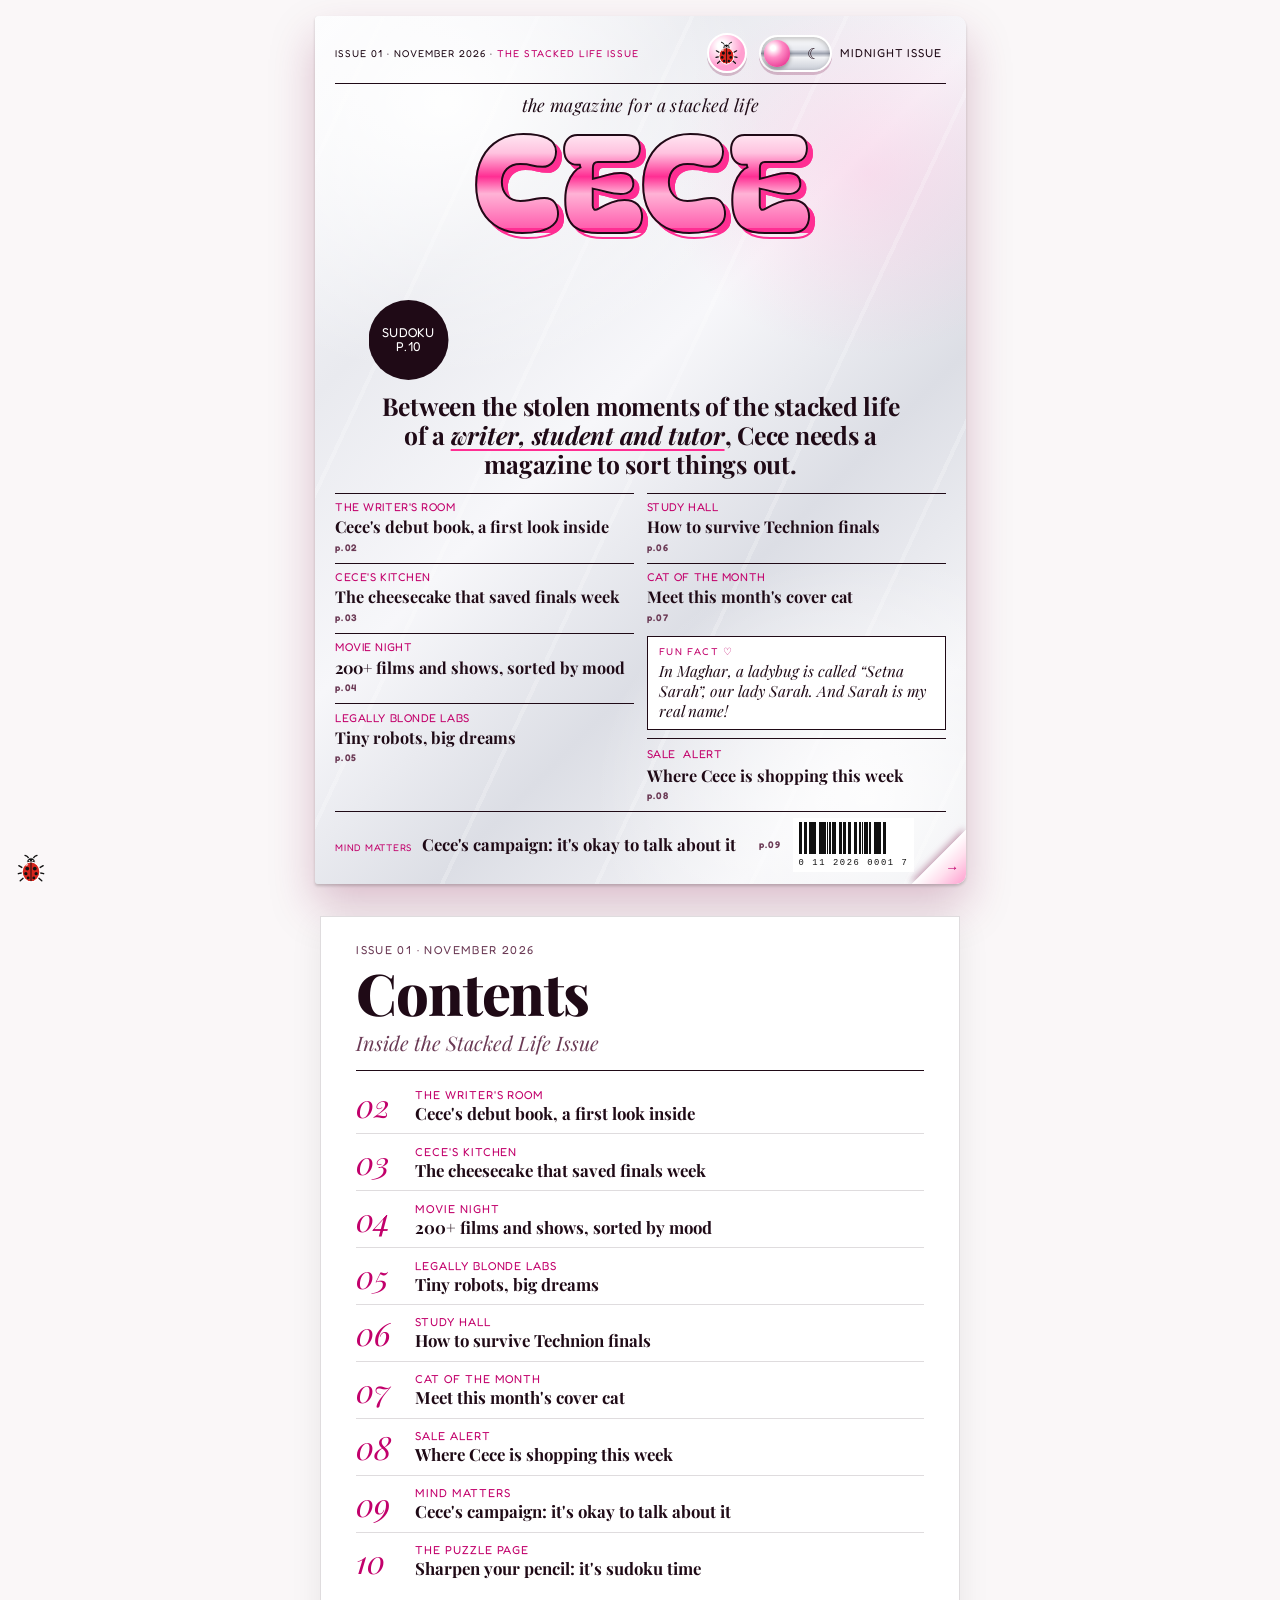
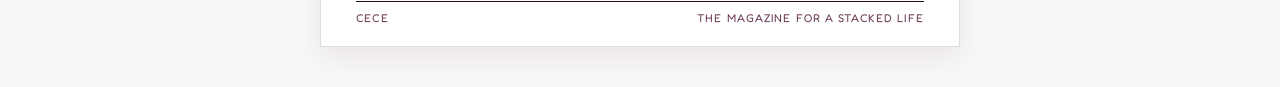
<file: index.html>
<!DOCTYPE html>
<html lang="en">
<head>
  <!-- VERSION TAG: "?v=..." after each css/ and js/ file tells browsers to
       download a fresh copy. After changing a CSS or JS file, change the
       date in ALL of these links (on every page) so nobody sees an old mix. -->
  <meta charset="UTF-8">
  <!-- Makes the page fit phone screens instead of showing a tiny zoomed-out desktop page -->
  <meta name="viewport" content="width=device-width, initial-scale=1">
  <title>CECE · Issue 01 · The Stacked Life Issue</title>
  <meta name="description" content="CECE: a messy, Y2K pink magazine about the stacked life of a writer, student and tutor.">
  <!-- Share preview: what shows when the link is posted on WhatsApp,
       Instagram, X, Facebook... (Open Graph and Twitter card tags).
       The image address must be a full web address, not a relative path. -->
  <meta property="og:site_name" content="CECE">
  <meta property="og:type" content="website">
  <meta property="og:title" content="CECE · Issue 01 · The Stacked Life Issue">
  <meta property="og:description" content="CECE: a messy, Y2K pink magazine about the stacked life of a writer, student and tutor.">
  <meta property="og:url" content="https://saraharaide.github.io/cecesblog/">
  <meta property="og:image" content="https://saraharaide.github.io/cecesblog/images/og-cover.jpg">
  <meta property="og:image:width" content="1200">
  <meta property="og:image:height" content="630">
  <meta property="og:image:alt" content="The cover of CECE, a pink chrome magazine with cover stories about writing, baking, movies, engineering and more">
  <meta name="twitter:card" content="summary_large_image">
  <meta name="twitter:title" content="CECE · Issue 01 · The Stacked Life Issue">
  <meta name="twitter:description" content="CECE: a messy, Y2K pink magazine about the stacked life of a writer, student and tutor.">
  <meta name="twitter:image" content="https://saraharaide.github.io/cecesblog/images/og-cover.jpg">
  <link rel="icon" href="images/decor/ladybug.svg" type="image/svg+xml">

  <!-- 1. theme.js comes FIRST and without "defer": it picks light or dark
          mode before the page is drawn, so there's no white flash. -->
  <script src="js/theme.js?v=2026-11-17b"></script>

  <!-- 2. Bubbly fonts from Google Fonts: Bagel Fat One (masthead + big titles),
          Fredoka (headlines + labels), Gochi Hand (handwriting), Nunito (body text) -->
  <link rel="preconnect" href="https://fonts.googleapis.com">
  <link rel="preconnect" href="https://fonts.gstatic.com" crossorigin>
  <link rel="stylesheet" href="https://fonts.googleapis.com/css2?family=Bagel+Fat+One&family=Fredoka:wght@300..700&family=Gochi+Hand&family=Nunito:ital,wght@0,400..800;1,400..800&family=Playfair+Display:ital,wght@0,400..900;1,400..900&display=swap">

  <!-- 3. Our styles: the shared design system, then the cover's own layout.
          Relative paths (no "/" at the start) so it works on GitHub Pages. -->
  <link rel="stylesheet" href="css/style.css?v=2026-11-17b">
  <link rel="stylesheet" href="css/cover.css?v=2026-11-17b">
  <!-- The editorial "real magazine" look: loaded last, so it wins.
       Delete this line to go back to the collage look. -->
  <link rel="stylesheet" href="css/editorial.css?v=2026-11-17b">

  <!-- 4. main.js: "defer" = download now, run once the HTML has been read -->
  <script src="js/main.js?v=2026-11-17b" defer></script>
</head>

<body>
  <!-- Hidden until you press Tab: lets keyboard users jump to the stories -->
  <a class="skip-link" href="#cover-stories">Skip to the cover stories</a>

  <!-- On wide desktop screens the magazine lies open: the Contents page on
       the left and the cover on the right (cover.css, section 14). On
       phones and tablets only the cover shows. The cover comes first in
       the HTML, so screen readers meet it first; CSS puts it on the right. -->
  <div class="open-magazine">

  <!-- The whole cover is exactly one screen tall (see cover.css). -->
  <main class="cover">

    <!-- =========================================================
         BACKGROUND: shiny chrome with splashes of stars, behind
         everything. The chrome is pure CSS (cover.css, section 3);
         the stars are the doodles from images/decor/.
         aria-hidden="true": pure decoration, screen readers skip it.
         ========================================================= -->
    <div class="cover__bg" aria-hidden="true">
      <img class="bg-star bg-star--1 twinkle" src="images/decor/sparkle.svg" alt="">
      <img class="bg-star bg-star--2" src="images/decor/star-pink.svg" alt="">
      <img class="bg-star bg-star--3 twinkle" src="images/decor/sparkle.svg" alt="">
      <img class="bg-star bg-star--4" src="images/decor/star-pink.svg" alt="">
      <img class="bg-star bg-star--5 twinkle" src="images/decor/sparkle.svg" alt="">
      <img class="bg-star bg-star--6" src="images/decor/star-pink.svg" alt="">
      <img class="bg-star bg-star--7 twinkle" src="images/decor/sparkle.svg" alt="">
      <img class="bg-star bg-star--8" src="images/decor/star-pink.svg" alt="">
      <img class="bg-star bg-star--9 twinkle" src="images/decor/sparkle.svg" alt="">
      <img class="bg-star bg-star--10" src="images/decor/star-pink.svg" alt="">
    </div>

    <!-- =========================================================
         TOP LINE: issue details + the two switches
         ========================================================= -->
    <div class="cover__topline">
      <p class="issue-line">Issue 01 · November 2026 · <strong>The Stacked Life Issue</strong></p>

      <div class="cover__controls">
        <!-- Pauses / restarts the wandering ladybug (main.js) -->
        <button class="ladybug-toggle" type="button" aria-pressed="true"
                title="Pause or wake up the wandering ladybug">
          <span class="sr-only">Wandering ladybug</span>
        </button>

        <!-- Dark-mode switch (theme.js). role="switch" + aria-checked
             make screen readers announce it as an on/off switch. -->
        <button class="theme-switch" type="button" role="switch" aria-checked="false">
          <span class="theme-switch__track" aria-hidden="true">
            <span>☀</span>
            <span>☾</span>
            <span class="theme-switch__knob"></span>
          </span>
          <span class="theme-switch__text">Midnight Issue</span>
        </button>
      </div>
    </div>

    <!-- =========================================================
         MASTHEAD: the magazine's name across the top
         ========================================================= -->
    <header class="masthead">
      <p class="masthead__tagline">the magazine for a stacked life</p>
      <h1 class="masthead__title chrome-text">CECE</h1>
      <span class="sticker midnight-sticker">Midnight Edition</span>

      <!-- Decorations: alt="" tells screen readers to skip them -->
      <img class="doodle doodle--bow" src="images/decor/bow.svg" alt="">
      <img class="doodle doodle--heart bob" src="images/decor/heart.svg" alt="">
      <img class="doodle doodle--sparkle-1 twinkle" src="images/decor/sparkle.svg" alt="">
      <img class="doodle doodle--sparkle-2 twinkle" src="images/decor/sparkle.svg" alt="">
      <img class="doodle doodle--sparkle-3 twinkle" src="images/decor/sparkle.svg" alt="">
    </header>

    <!-- =========================================================
         MAIN HEADLINE: torn paper laid over the photo
         ========================================================= -->
    <div class="headline-wrap drop-shadow">
      <!-- The red starburst is the cover line for the puzzle page (p.10).
           The <a> places it; the <span> inside has the star shape. -->
      <a class="headline-burst headline-burst--top" href="sudoku.html">
        <span class="sticker sticker--burst sticker--red">
          <span>Sudoku</span>
          <span><span class="sr-only">, page </span><span aria-hidden="true">p.</span>10</span>
        </span>
      </a>
      <h2 class="main-headline torn-paper">
        Between the stolen moments of the stacked life of a
        <mark>writer, student and tutor</mark>,
        Cece needs a magazine to sort things out.
      </h2>
      <span class="sticker sticker--burst sticker--chrome headline-burst headline-burst--bottom" aria-hidden="true"><span class="burst-big">9</span><span>stories</span><span>inside</span></span>
    </div>

    <!-- =========================================================
         COVER STORIES: every cover line is a real link to its page.
         Two lists: the left and right columns of the cover.
         ========================================================= -->
    <nav class="cover-stories" id="cover-stories" aria-label="Cover stories">

      <ul class="cover-lines cover-lines--left">
        <li>
          <!-- The Writer's Room is an ENVELOPE: hover (or keyboard focus) opens
               the flap and a letter slides out (cover.css, "envelope").
               The three envelope parts are decoration (aria-hidden); the
               link text is still "Exclusive · The Writer's Room · ..." -->
          <a class="cover-line cover-line--writing envelope" href="writing.html">
            <span class="envelope__letter" aria-hidden="true">a first look inside ♡</span>
            <span class="envelope__pocket" aria-hidden="true"></span>
            <span class="envelope__flap" aria-hidden="true"></span>
            <span class="sticker">Exclusive</span>
            <span class="envelope__text">
              <span class="kicker">The Writer's Room</span>
              <span class="cover-line__headline">Cece's debut book, a first look inside</span>
            </span><span class="sr-only">, page 02</span>
          </a>
          <span class="page-num" aria-hidden="true">p.02</span>
          <span class="margin-note" aria-hidden="true">← finally!!</span>
        </li>

        <li>
          <a class="cover-line cover-line--kitchen" href="kitchen.html">
            <span class="sticker sticker--burst sticker--red">Hot!</span>
            <span class="kicker">Cece's Kitchen</span>
            <span class="cover-line__headline">The cheesecake that saved finals week</span><span class="sr-only">, page 03</span>
          </a>
          <span class="page-num" aria-hidden="true">p.03</span>
          <span class="margin-note" aria-hidden="true">(it really did)</span>
        </li>

        <li>
          <img class="doodle doodle--cd spin" src="images/decor/cd.svg" alt="">
          <a class="cover-line cover-line--cinema" href="cinema.html">
            <span class="kicker">Movie Night</span>
            <span class="cover-line__headline">200+ films and shows, sorted by mood</span><span class="sr-only">, page 04</span>
          </a>
          <span class="page-num" aria-hidden="true">p.04</span>
        </li>

        <li>
          <img class="doodle doodle--beaker" src="images/decor/beaker.svg" alt="">
          <a class="cover-line cover-line--lab" href="lab.html">
            <span class="sticker sticker--chrome">New!</span>
            <span class="kicker">Legally Blonde Labs</span>
            <span class="cover-line__headline">Tiny robots, big dreams</span><span class="sr-only">, page 05</span>
          </a>
          <span class="page-num" aria-hidden="true">p.05</span>
        </li>
      </ul>

      <ul class="cover-lines cover-lines--right">
        <li>
          <a class="cover-line cover-line--notes" href="notes.html">
            <!-- Fake computer-window title bar: decoration, so hidden from screen readers -->
            <span class="pixel-window__bar" aria-hidden="true">
              <span>study.exe</span>
              <span class="pixel-window__buttons"><span>_</span><span>□</span><span>×</span></span>
            </span>
            <span class="pixel-window__body">
              <span class="kicker">Study Hall</span>
              <span class="cover-line__headline">How to survive Technion finals</span>
            </span><span class="sr-only">, page 06</span>
          </a>
          <span class="page-num" aria-hidden="true">p.06</span>
          <span class="margin-note" aria-hidden="true">bookmark this!!</span>
        </li>

        <li>
          <img class="doodle doodle--gear spin" src="images/decor/gear.svg" alt="">
          <a class="cover-line cover-line--cats" href="cats.html">
            <div class="photo polaroid photo--mini">
              <div class="photo__frame">
                <!-- alt="" on purpose: the link text right next to it already
                     says what it is, so screen readers don't read it twice -->
                <img src="images/cats-1.jpg" alt="">
              </div>
            </div>
            <span class="cover-line__text">
              <span class="kicker">Cat of the Month</span>
              <span class="cover-line__headline">Meet this month's cover cat</span>
            </span><span class="sr-only">, page 07</span>
          </a>
          <span class="page-num" aria-hidden="true">p.07</span>
        </li>

        <li>
          <!-- A yellow post-it stuck on the cover (not a link): the story
               behind Cece's name. -->
          <img class="doodle doodle--star" src="images/decor/star.svg" alt="">
          <aside class="cover-postit" aria-label="A note from Cece">
            <p class="cover-postit__title">fun fact ♡</p>
            <p>In Maghar, a ladybug is called “Setna Sarah”, our lady Sarah. And Sarah is my real name!</p>
          </aside>
        </li>

        <li>
          <!-- Sale Alert IS a shopping bag: the bag shape and its handles are
               decoration (aria-hidden); the words are printed on the bag. -->
          <a class="cover-line cover-line--sales bag" href="sales.html">
            <span class="bag__handles" aria-hidden="true"></span>
            <span class="bag__body" aria-hidden="true"></span>
            <span class="bag__text">
              <!-- Screen readers read "Sale alert:" instead of spelling out the
                   ransom letters one by one (those are aria-hidden). -->
              <span class="sr-only">Sale alert:</span>
              <span class="ransom" aria-hidden="true">
                <span class="ransom__word"><span>S</span><span>A</span><span>L</span><span>E</span></span>
                <span class="ransom__word"><span>A</span><span>L</span><span>E</span><span>R</span><span>T</span></span>
              </span>
              <span class="cover-line__headline">Where Cece is shopping this week</span>
            </span><span class="sr-only">, page 08</span>
          </a>
          <span class="page-num" aria-hidden="true">p.08</span>
        </li>
      </ul>
    </nav>

    <!-- =========================================================
         BOTTOM STRIP: Mind Matters + barcode.
         Mind Matters runs as a calm banner along the bottom, like the
         "PLUS:" strip on a real magazine (a 9th box wouldn't fit on
         one screen, and this story deserves a quieter look anyway).
         ========================================================= -->
    <div class="cover__bottom">
      <a class="cover-banner" href="mind.html">
        <span class="kicker">Mind Matters</span>
        <span class="cover-banner__headline">Cece's campaign: it's okay to talk about it</span>  <span class="page-num page-num--inline"><span class="sr-only">page </span><span aria-hidden="true">p.</span>09</span>
          </a>

      <div class="barcode" role="img" aria-label="Barcode for Issue 01">
        <span class="barcode__bars"></span>
        <span class="barcode__digits">0 11 2026 0001 7</span>
      </div>
    </div>

    <!-- Folded page corner: click it (or press the → arrow key) to open
         the magazine at page 2. The cover lines do the same for screen
         readers and keyboards, so this one is hidden from them. -->
    <a class="page-corner page-corner--next" href="writing.html" rel="next" title="Turn the page" aria-hidden="true" tabindex="-1"></a>

  </main>

  <!-- =========================================================
       CONTENTS PAGE: below the cover on phones and tablets, and the
       left-hand page of the open magazine on wide screens
       (cover.css, section 14).
       ========================================================= -->
  <nav class="contents-page" aria-label="Contents page">
    <p class="contents-page__issue">Issue 01 · November 2026</p>
    <h2 class="contents-page__title">Contents</h2>
    <p class="contents-page__dek">Inside the Stacked Life Issue</p>

    <ol class="contents-list">
        <li>
          <a href="writing.html">
            <span class="contents-list__num"><span class="sr-only">page </span>02</span>
            <span class="contents-list__text">
              <span class="kicker">The Writer's Room</span>
              <span class="contents-list__title">Cece's debut book, a first look inside</span>
            </span>
          </a>
        </li>
        <li>
          <a href="kitchen.html">
            <span class="contents-list__num"><span class="sr-only">page </span>03</span>
            <span class="contents-list__text">
              <span class="kicker">Cece's Kitchen</span>
              <span class="contents-list__title">The cheesecake that saved finals week</span>
            </span>
          </a>
        </li>
        <li>
          <a href="cinema.html">
            <span class="contents-list__num"><span class="sr-only">page </span>04</span>
            <span class="contents-list__text">
              <span class="kicker">Movie Night</span>
              <span class="contents-list__title">200+ films and shows, sorted by mood</span>
            </span>
          </a>
        </li>
        <li>
          <a href="lab.html">
            <span class="contents-list__num"><span class="sr-only">page </span>05</span>
            <span class="contents-list__text">
              <span class="kicker">Legally Blonde Labs</span>
              <span class="contents-list__title">Tiny robots, big dreams</span>
            </span>
          </a>
        </li>
        <li>
          <a href="notes.html">
            <span class="contents-list__num"><span class="sr-only">page </span>06</span>
            <span class="contents-list__text">
              <span class="kicker">Study Hall</span>
              <span class="contents-list__title">How to survive Technion finals</span>
            </span>
          </a>
        </li>
        <li>
          <a href="cats.html">
            <span class="contents-list__num"><span class="sr-only">page </span>07</span>
            <span class="contents-list__text">
              <span class="kicker">Cat of the Month</span>
              <span class="contents-list__title">Meet this month's cover cat</span>
            </span>
          </a>
        </li>
        <li>
          <a href="sales.html">
            <span class="contents-list__num"><span class="sr-only">page </span>08</span>
            <span class="contents-list__text">
              <span class="kicker">Sale Alert</span>
              <span class="contents-list__title">Where Cece is shopping this week</span>
            </span>
          </a>
        </li>
        <li>
          <a href="mind.html">
            <span class="contents-list__num"><span class="sr-only">page </span>09</span>
            <span class="contents-list__text">
              <span class="kicker">Mind Matters</span>
              <span class="contents-list__title">Cece's campaign: it's okay to talk about it</span>
            </span>
          </a>
        </li>
        <li>
          <a href="sudoku.html">
            <span class="contents-list__num"><span class="sr-only">page </span>10</span>
            <span class="contents-list__text">
              <span class="kicker">The Puzzle Page</span>
              <span class="contents-list__title">Sharpen your pencil: it's sudoku time</span>
            </span>
          </a>
        </li>
    </ol>

    <p class="contents-page__foot"><span>CECE</span> <span>the magazine for a stacked life</span></p>

    <img class="doodle contents-page__doodle contents-page__doodle--a twinkle" src="images/decor/sparkle.svg" alt="">
    <img class="doodle contents-page__doodle contents-page__doodle--b" src="images/decor/heart.svg" alt="">
  </nav>

  </div>
</body>
</html>
</file>
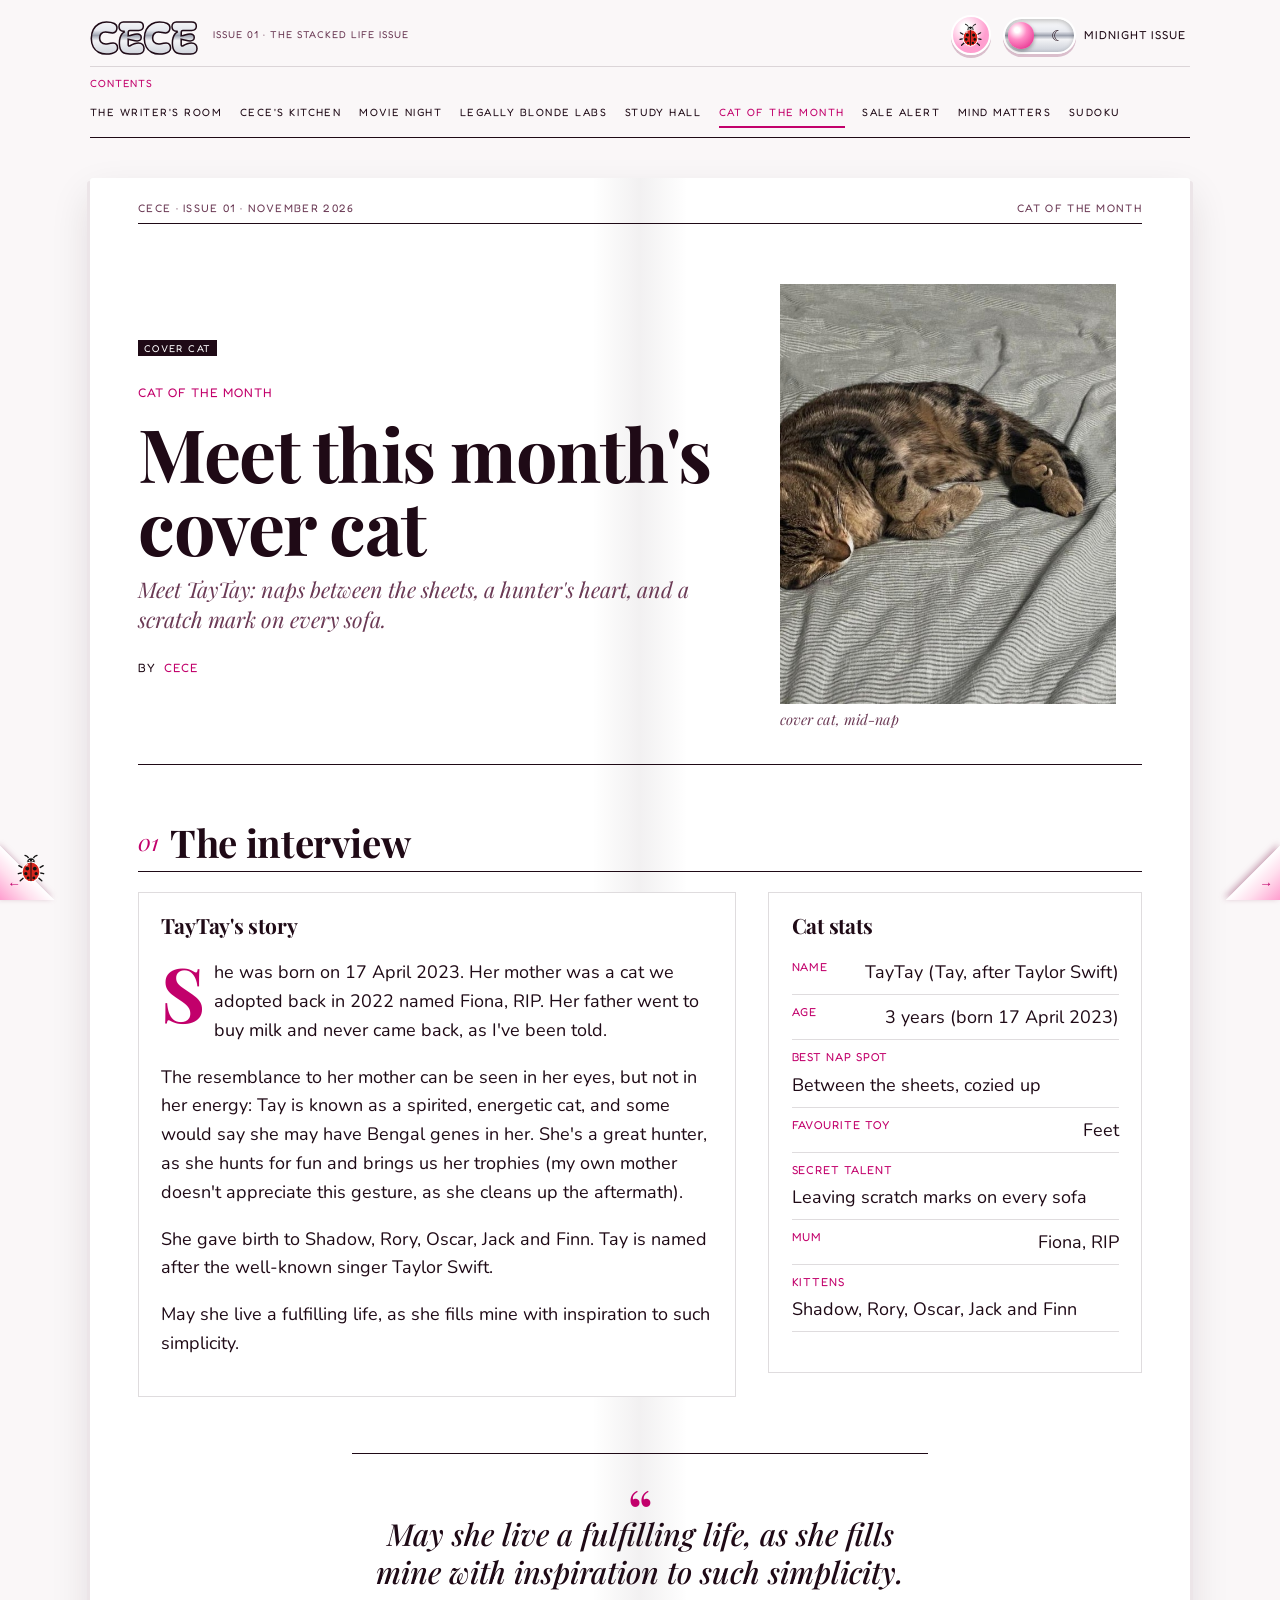
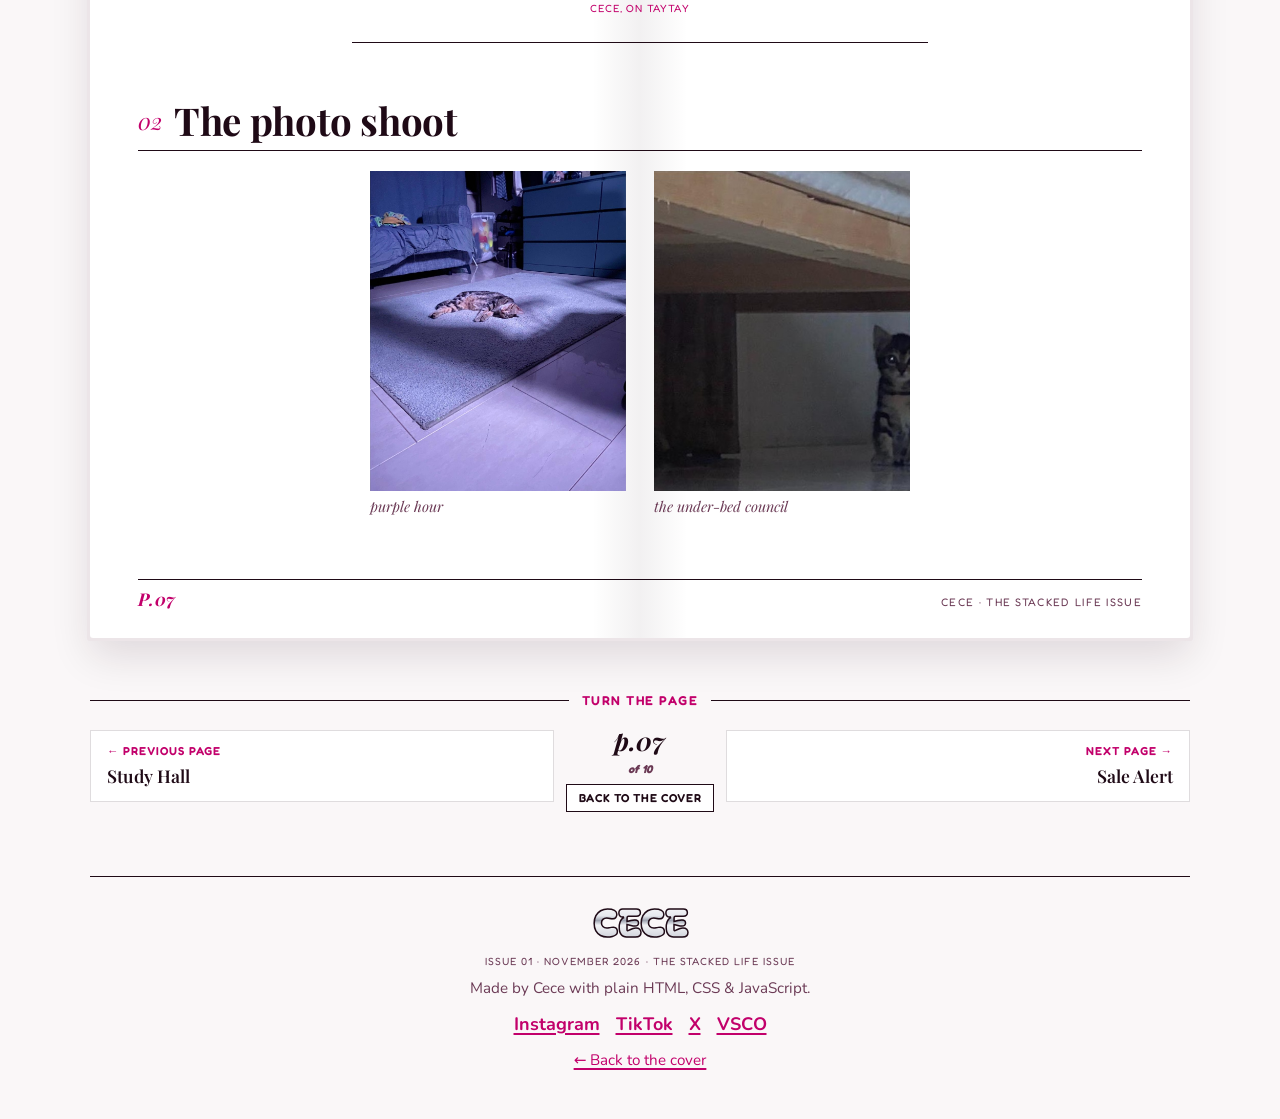
<file: cats.html>
<!DOCTYPE html>
<html lang="en">
<head>
  <!-- VERSION TAG: "?v=..." after each css/ and js/ file tells browsers to
       download a fresh copy. After changing a CSS or JS file, change the
       date in ALL of these links (on every page) so nobody sees an old mix. -->
  <meta charset="UTF-8">
  <meta name="viewport" content="width=device-width, initial-scale=1">
  <title>Cat of the Month · CECE</title>
  <meta name="description" content="Meet this month's cover cat: photos and stories.">
  <!-- Share preview: what shows when the link is posted on WhatsApp,
       Instagram, X, Facebook... (Open Graph and Twitter card tags).
       The image address must be a full web address, not a relative path. -->
  <meta property="og:site_name" content="CECE">
  <meta property="og:type" content="website">
  <meta property="og:title" content="Cat of the Month · CECE">
  <meta property="og:description" content="Meet this month&#x27;s cover cat: photos and stories.">
  <meta property="og:url" content="https://saraharaide.github.io/cecesblog/cats.html">
  <meta property="og:image" content="https://saraharaide.github.io/cecesblog/images/og-cover.jpg">
  <meta property="og:image:width" content="1200">
  <meta property="og:image:height" content="630">
  <meta property="og:image:alt" content="The cover of CECE, a pink chrome magazine with cover stories about writing, baking, movies, engineering and more">
  <meta name="twitter:card" content="summary_large_image">
  <meta name="twitter:title" content="Cat of the Month · CECE">
  <meta name="twitter:description" content="Meet this month&#x27;s cover cat: photos and stories.">
  <meta name="twitter:image" content="https://saraharaide.github.io/cecesblog/images/og-cover.jpg">
  <link rel="icon" href="images/decor/ladybug.svg" type="image/svg+xml">

  <!-- (Same <head> as every section page: see writing.html for the notes) -->
  <script src="js/theme.js?v=2026-11-17b"></script>
  <link rel="preconnect" href="https://fonts.googleapis.com">
  <link rel="preconnect" href="https://fonts.gstatic.com" crossorigin>
  <link rel="stylesheet" href="https://fonts.googleapis.com/css2?family=Bagel+Fat+One&family=Fredoka:wght@300..700&family=Gochi+Hand&family=Nunito:ital,wght@0,400..800;1,400..800&family=Playfair+Display:ital,wght@0,400..900;1,400..900&display=swap">
  <link rel="stylesheet" href="css/style.css?v=2026-11-17b">
  <link rel="stylesheet" href="css/spread.css?v=2026-11-17b">
  <!-- The editorial "real magazine" look: loaded last, so it wins.
       Delete this line to go back to the collage look. -->
  <link rel="stylesheet" href="css/editorial.css?v=2026-11-17b">
  <script src="js/main.js?v=2026-11-17b" defer></script>
</head>

<body>
  <a class="skip-link" href="#main">Skip to the story</a>

  <!-- ===== SHARED HEADER (aria-current="page" is on "Cat of the Month") ===== -->
  <header class="site-header">
    <a class="site-header__logo chrome-text" href="index.html">CECE<span class="sr-only">, back to the cover</span></a>
    <p class="site-header__issue">Issue 01 · The Stacked Life Issue</p>
    <button class="contents-toggle" type="button" aria-expanded="false" aria-controls="site-nav">Contents</button>
    <div class="site-header__controls">
      <button class="ladybug-toggle" type="button" aria-pressed="true" title="Pause or wake up the wandering ladybug">
        <span class="sr-only">Wandering ladybug</span>
      </button>
      <button class="theme-switch" type="button" role="switch" aria-checked="false">
        <span class="theme-switch__track" aria-hidden="true"><span>☀</span><span>☾</span><span class="theme-switch__knob"></span></span>
        <span class="theme-switch__text">Midnight Issue</span>
      </button>
    </div>
    <nav class="site-nav" id="site-nav" aria-label="Contents">
      <p class="site-nav__label" aria-hidden="true">Contents</p>
      <ul class="site-nav__list">
        <li><a href="writing.html">The Writer's Room</a></li>
        <li><a href="kitchen.html">Cece's Kitchen</a></li>
        <li><a href="cinema.html">Movie Night</a></li>
        <li><a href="lab.html">Legally Blonde Labs</a></li>
        <li><a href="notes.html">Study Hall</a></li>
        <li><a href="cats.html" aria-current="page">Cat of the Month</a></li>
        <li><a href="sales.html">Sale Alert</a></li>
        <li><a href="mind.html">Mind Matters</a></li>
        <li><a href="sudoku.html">Sudoku</a></li>
      </ul>
    </nav>
  </header>

  <main id="main" class="spread">

    <!-- Running header across the top, like a printed magazine page:
         the magazine on the left page, the section on the right. -->
    <p class="running-head" aria-hidden="true"><span>CECE · Issue 01 · November 2026</span><span>Cat of the Month</span></p>

    <!-- ===== SPREAD HEADER ===== -->
    <header class="spread__header">
      <div>
        <span class="sticker spread__sticker">Cover cat</span>
        <p class="kicker">Cat of the Month</p>
        <h1 class="spread__title">Meet this month's cover cat</h1>
        <p class="spread__dek">Meet TayTay: naps between the sheets, a hunter's heart, and a scratch mark on every sofa.</p>
        <p class="byline">by <strong>Cece</strong></p>
      </div>

      <figure class="photo polaroid taped spread__hero">
        <div class="photo__frame">
          <img src="images/cats-1.jpg" alt="A tabby cat fast asleep, stretched out on a grey bed">
        </div>
        <figcaption class="photo__caption">cover cat, mid-nap</figcaption>
      </figure>

      <img class="doodle spread__doodle--a bob" src="images/decor/heart.svg" alt="">
      <img class="doodle spread__doodle--b" src="images/decor/bow.svg" alt="">
    </header>

    <!-- =========================================================
         01 · THE INTERVIEW: cat stats + story
         ========================================================= -->
    <section class="spread__section" aria-labelledby="interview-heading">
      <h2 class="section-heading" id="interview-heading"><span class="section-heading__number">01</span> The interview</h2>

      <div class="two-col">
        <!-- The cat's story, in Cece's own words (only spelling fixed) -->
        <div class="panel">
          <h3>TayTay's story</h3>
          <div class="columns-2">
          <p class="drop-cap">She was born on 17 April 2023. Her mother was a cat we adopted back in 2022 named Fiona, RIP. Her father went to buy milk and never came back, as I've been told.</p>
          <p>The resemblance to her mother can be seen in her eyes, but not in her energy: Tay is known as a spirited, energetic cat, and some would say she may have Bengal genes in her. She's a great hunter, as she hunts for fun and brings us her trophies (my own mother doesn't appreciate this gesture, as she cleans up the aftermath).</p>
          <p>She gave birth to Shadow, Rory, Oscar, Jack and Finn. Tay is named after the well-known singer Taylor Swift.</p>
          <p>May she live a fulfilling life, as she fills mine with inspiration to such simplicity.</p>
          </div>
        </div>

        <!-- Cat stats -->
        <div class="panel">
          <h3>Cat stats</h3>
          <dl class="stat-list">
            <div><dt>Name</dt><dd>TayTay (Tay, after Taylor Swift)</dd></div>
            <div><dt>Age</dt><dd>3 years (born 17 April 2023)</dd></div>
            <div><dt>Best nap spot</dt><dd>Between the sheets, cozied up</dd></div>
            <div><dt>Favourite toy</dt><dd>Feet</dd></div>
            <div><dt>Secret talent</dt><dd>Leaving scratch marks on every sofa</dd></div>
            <div><dt>Mum</dt><dd>Fiona, RIP</dd></div>
            <div><dt>Kittens</dt><dd>Shadow, Rory, Oscar, Jack and Finn</dd></div>
          </dl>
        </div>
      </div>
    </section>

    <!-- The last line of TayTay's story, as the page's pull quote -->
    <blockquote class="pull-quote">
      <p>May she live a fulfilling life, as she fills mine with inspiration to such simplicity.</p>
      <footer>Cece, on TayTay</footer>
    </blockquote>

    <!-- =========================================================
         02 · THE PHOTO SHOOT
         To add a photo: copy a <figure> ... </figure> block, and name
         the file cats-4.jpg, cats-5.jpg ... in images/.
         ========================================================= -->
    <section class="spread__section" aria-labelledby="gallery-heading">
      <h2 class="section-heading" id="gallery-heading"><span class="section-heading__number">02</span> The photo shoot</h2>

      <div class="photo-row">
        <figure class="photo polaroid taped">
          <div class="photo__frame">
            <img src="images/cats-2.jpg" alt="A tabby cat curled up on a rug in purple light">
          </div>
          <figcaption class="photo__caption">purple hour</figcaption>
        </figure>

        <figure class="photo polaroid">
          <div class="photo__frame">
            <img src="images/cats-3.jpg" alt="Two cats peeking out from under a bed">
          </div>
          <figcaption class="photo__caption">the under-bed council</figcaption>
        </figure>
      </div>
    </section>

    <!-- Folios: the page numbers at the bottom corners of the spread -->
    <p class="folio" aria-hidden="true"><span>p.07</span><span>CECE · The Stacked Life Issue</span></p>

  </main>

  <!-- =========================================================
       FLIP THROUGH THE MAGAZINE: previous page · page number · next page.
       The ← and → arrow keys flip pages too (main.js). The two folded
       corners at the bottom of the screen do the same for mouse users,
       so they're hidden from screen readers (the bar already says it).
       ========================================================= -->
  <nav class="page-flip" aria-labelledby="turn-heading">
    <h2 class="page-flip__heading" id="turn-heading">Turn the page</h2>
    <a class="page-flip__link page-flip__link--prev" href="notes.html" rel="prev">
      <span class="page-flip__label"><span aria-hidden="true">←</span> Previous page</span>
      <span class="page-flip__title">Study Hall</span>
    </a>
    <div class="page-flip__middle">
      <p class="page-flip__folio">p.07 <span>of 10</span></p>
      <a class="page-flip__cover" href="index.html">Back to the cover</a>
    </div>
    <a class="page-flip__link page-flip__link--next" href="sales.html" rel="next">
      <span class="page-flip__label">Next page <span aria-hidden="true">→</span></span>
      <span class="page-flip__title">Sale Alert</span>
    </a>
  </nav>
  <a class="page-corner page-corner--prev" href="notes.html" title="Previous page" aria-hidden="true" tabindex="-1"></a>
  <a class="page-corner page-corner--next" href="sales.html" title="Next page" aria-hidden="true" tabindex="-1"></a>

  <!-- ===== SHARED FOOTER ===== -->
  <footer class="site-footer">
    <hr class="ladybug-divider">
    <a class="site-footer__logo chrome-text" href="index.html">CECE<span class="sr-only">, back to the cover</span></a>
    <p class="site-footer__issue">Issue 01 · November 2026 · The Stacked Life Issue</p>
    <p>Made by Cece with plain HTML, CSS &amp; JavaScript.</p>
    <!-- Cece's accounts (from saraharaide.com) -->
    <ul class="site-footer__social">
      <li><a href="https://www.instagram.com/cece_once_said" target="_blank" rel="noopener">Instagram<span class="sr-only"> (opens in a new tab)</span></a></li>
      <li><a href="https://www.tiktok.com/@cece_once_said" target="_blank" rel="noopener">TikTok<span class="sr-only"> (opens in a new tab)</span></a></li>
      <li><a href="https://x.com/cece_once_said" target="_blank" rel="noopener">X<span class="sr-only"> (opens in a new tab)</span></a></li>
      <li><a href="https://vsco.co/cecesdigitlphotos" target="_blank" rel="noopener">VSCO<span class="sr-only"> (opens in a new tab)</span></a></li>
    </ul>
    <p><a href="index.html">← Back to the cover</a></p>
  </footer>
</body>
</html>
</file>
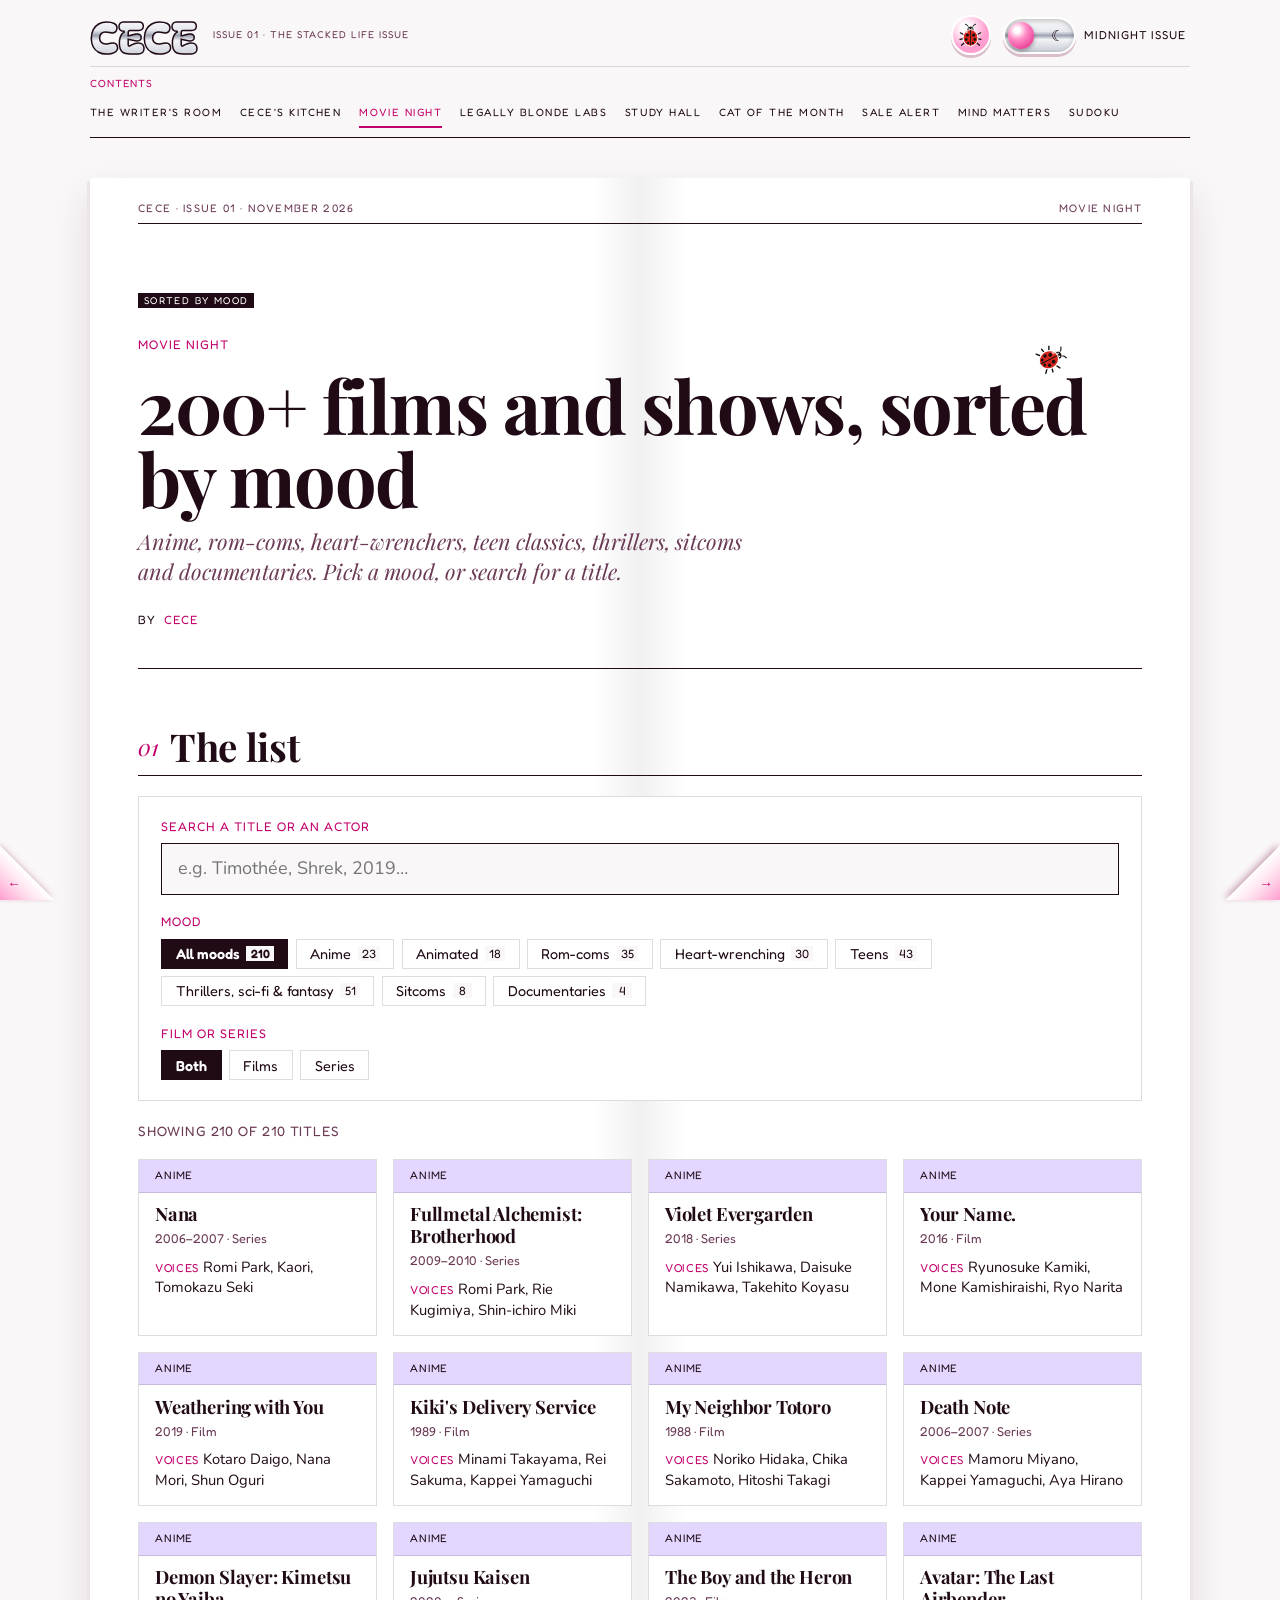
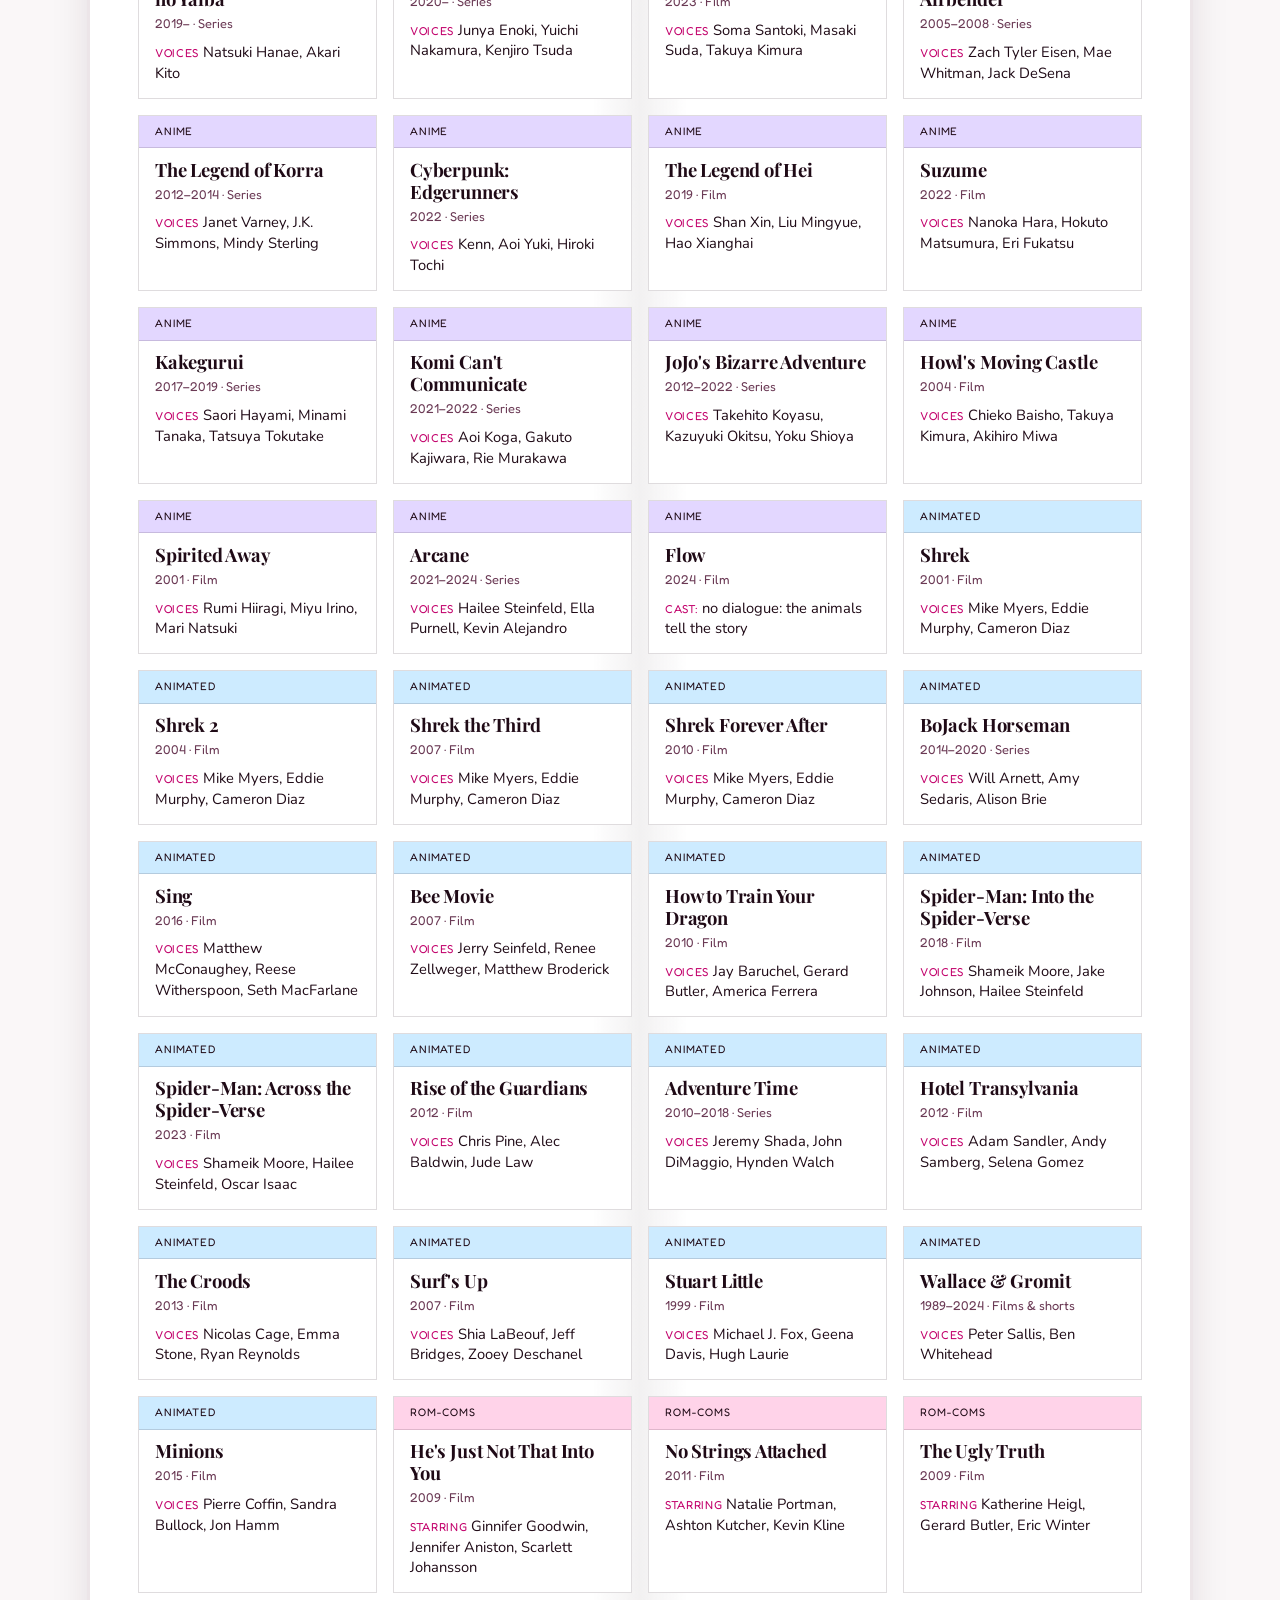
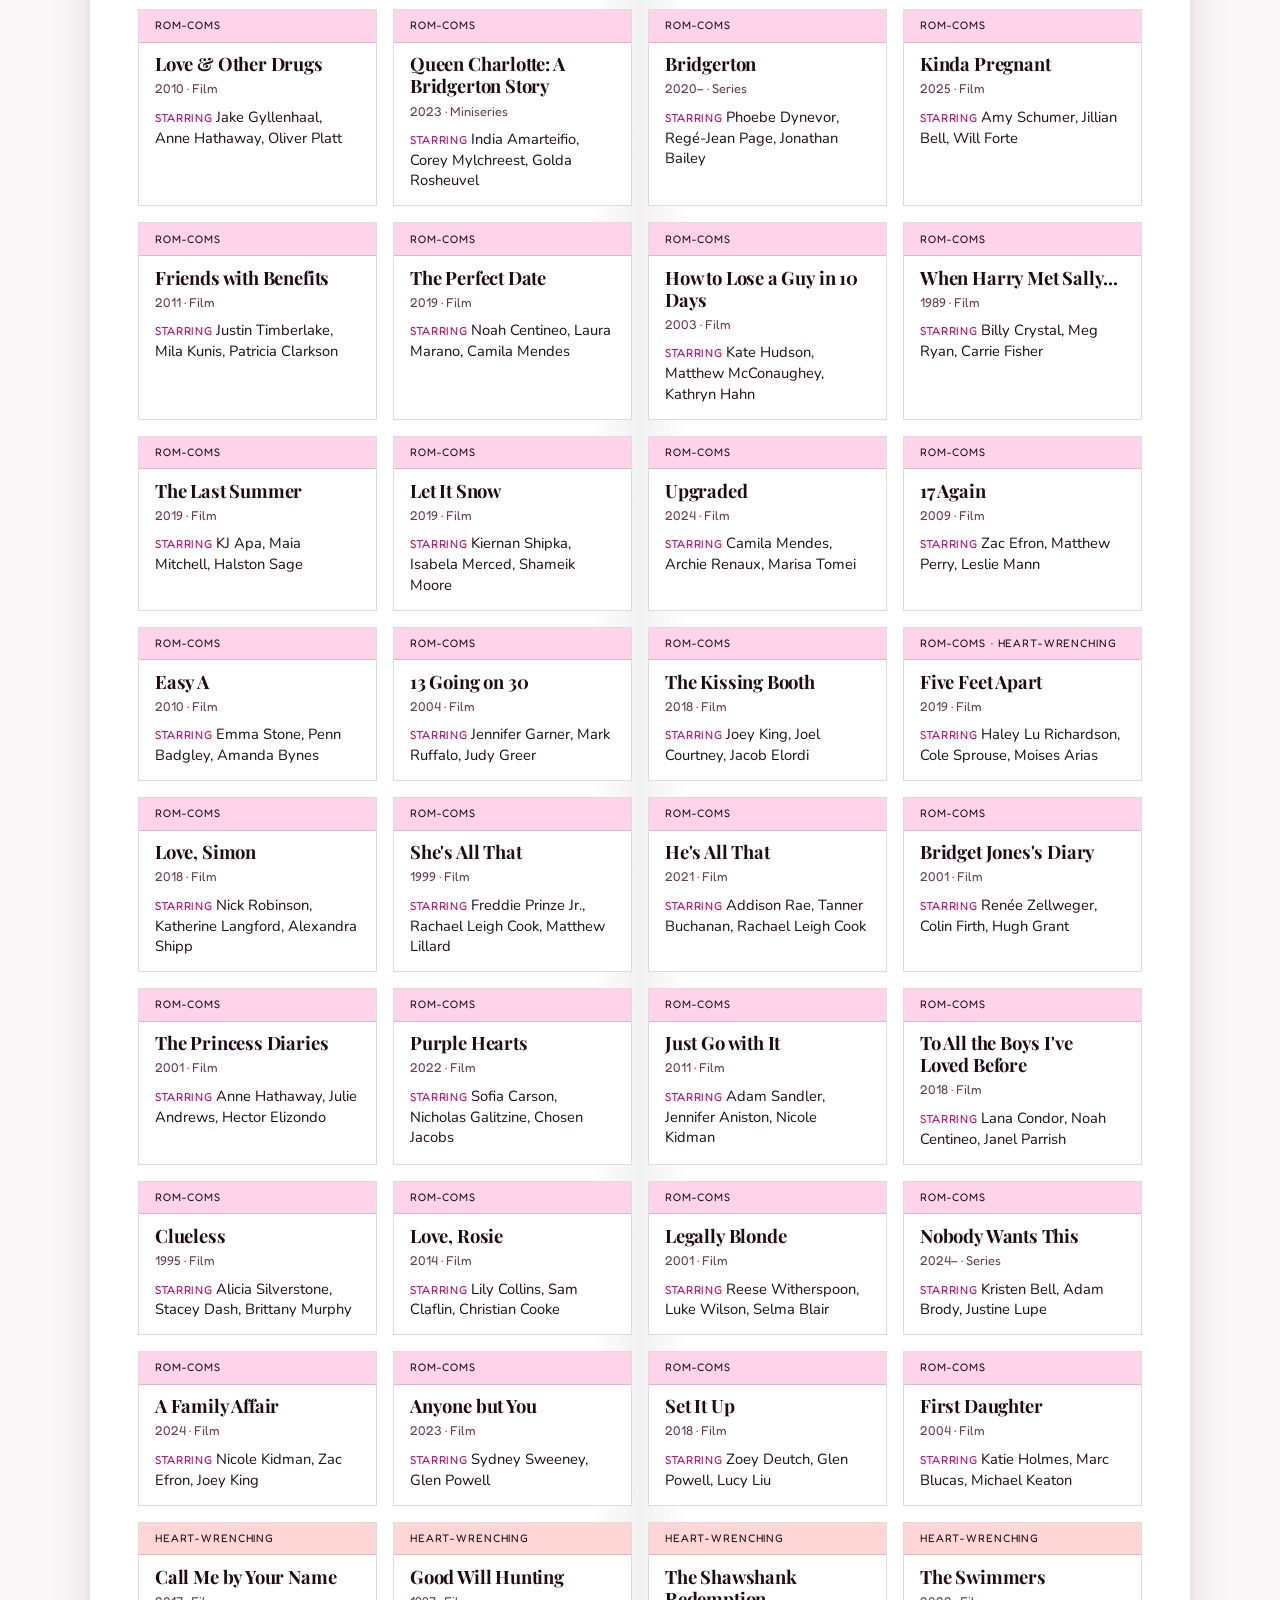
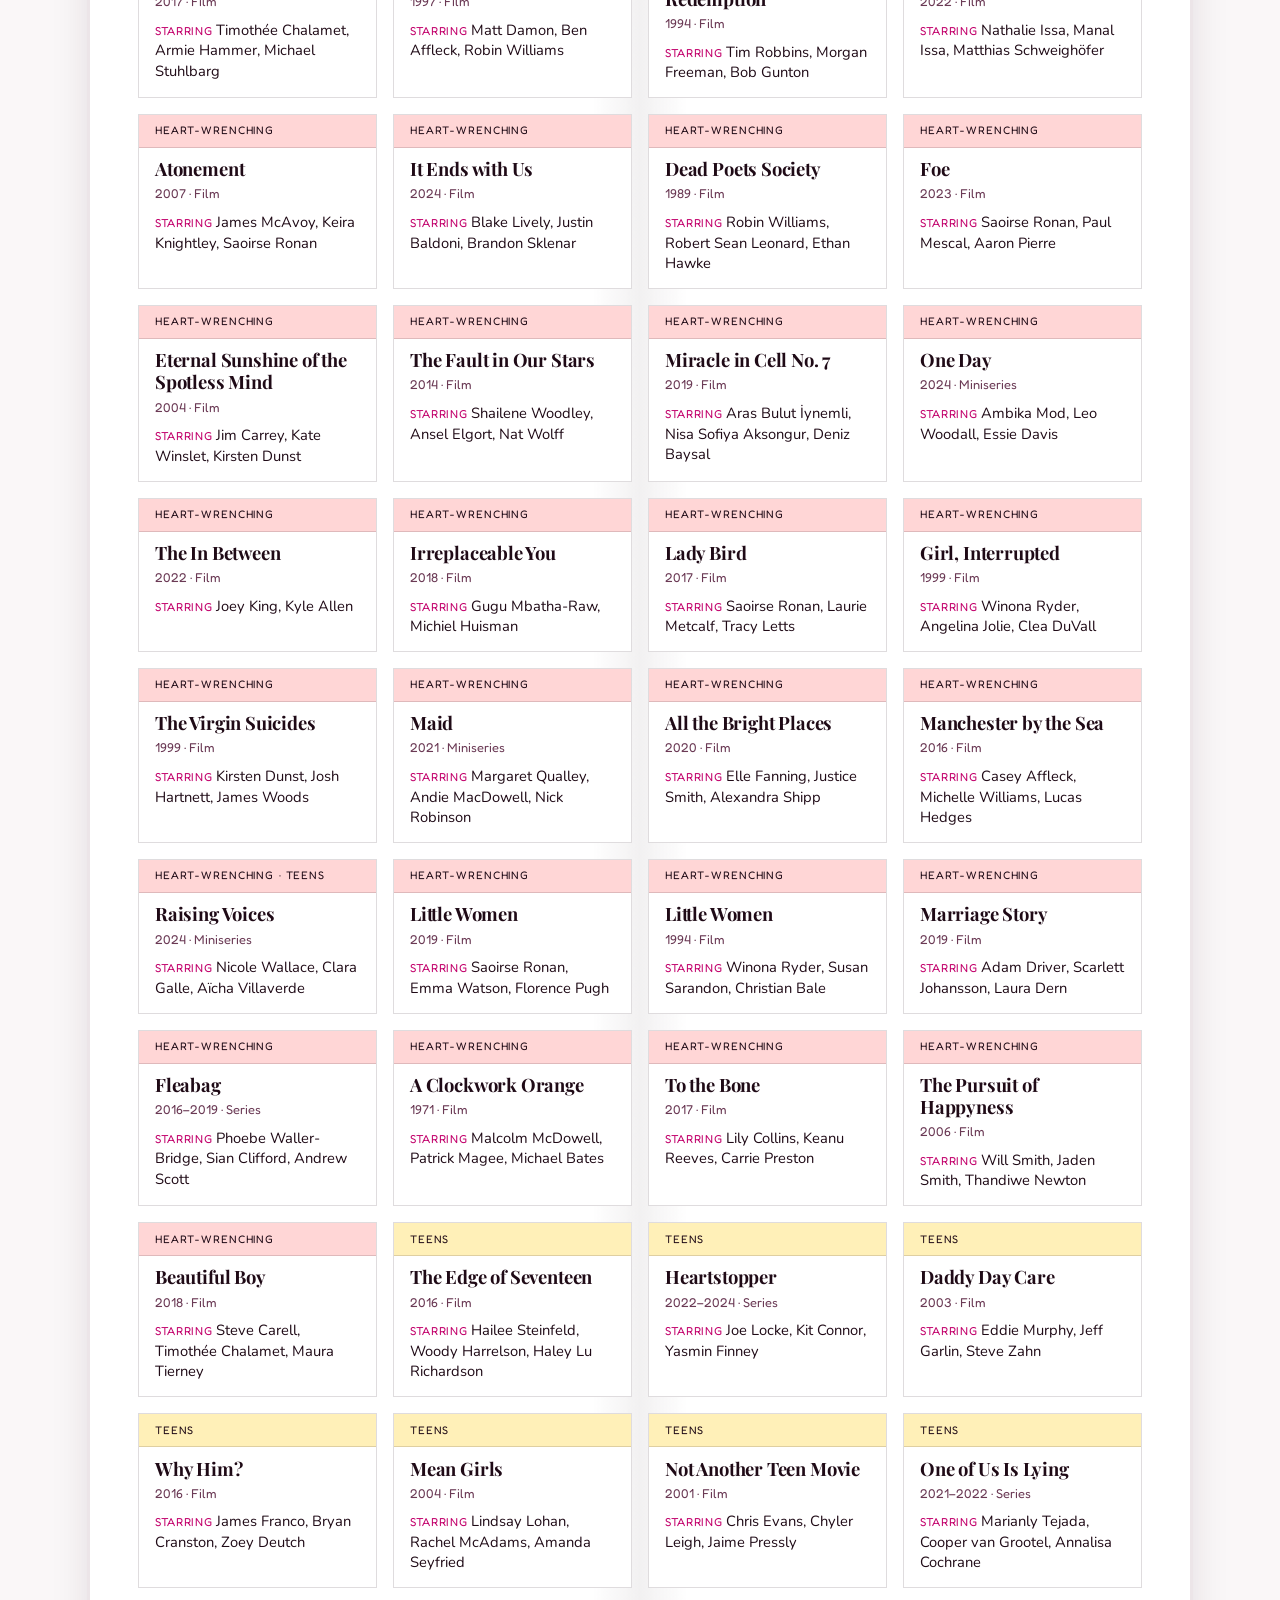
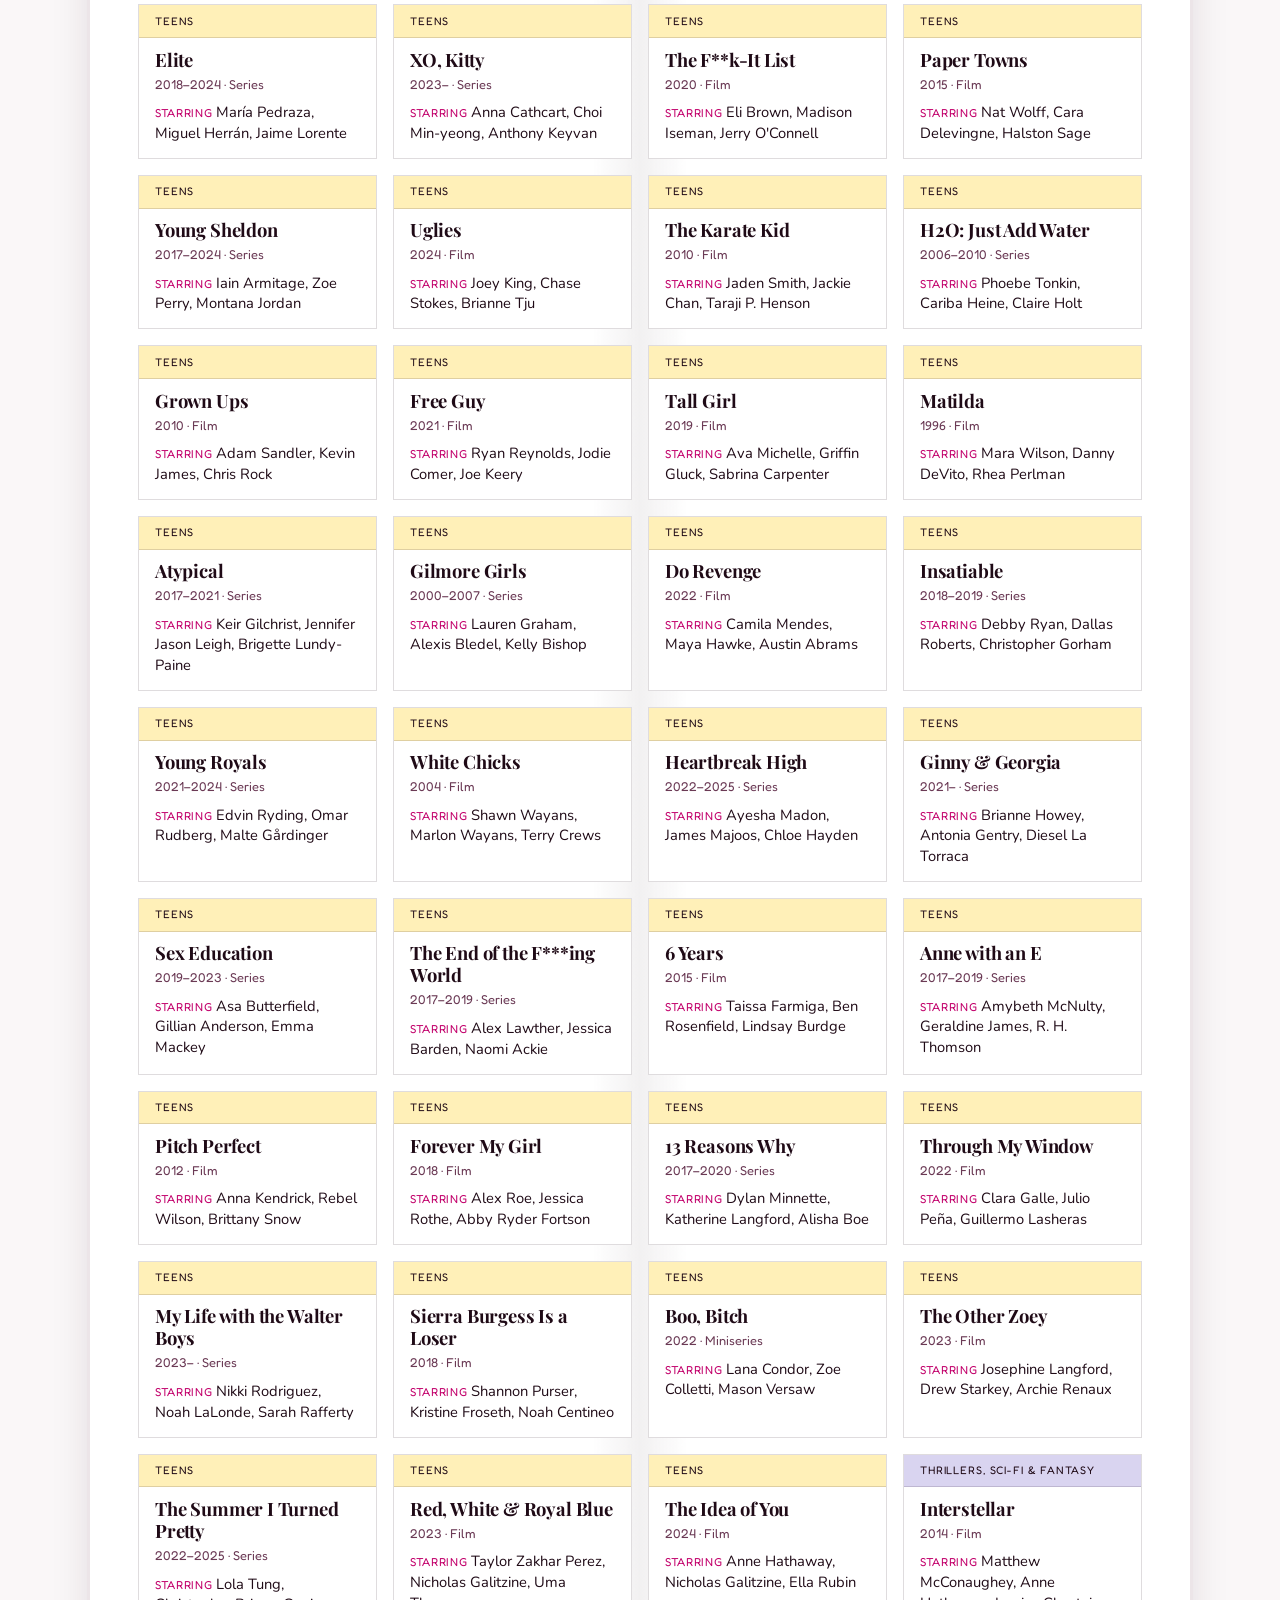
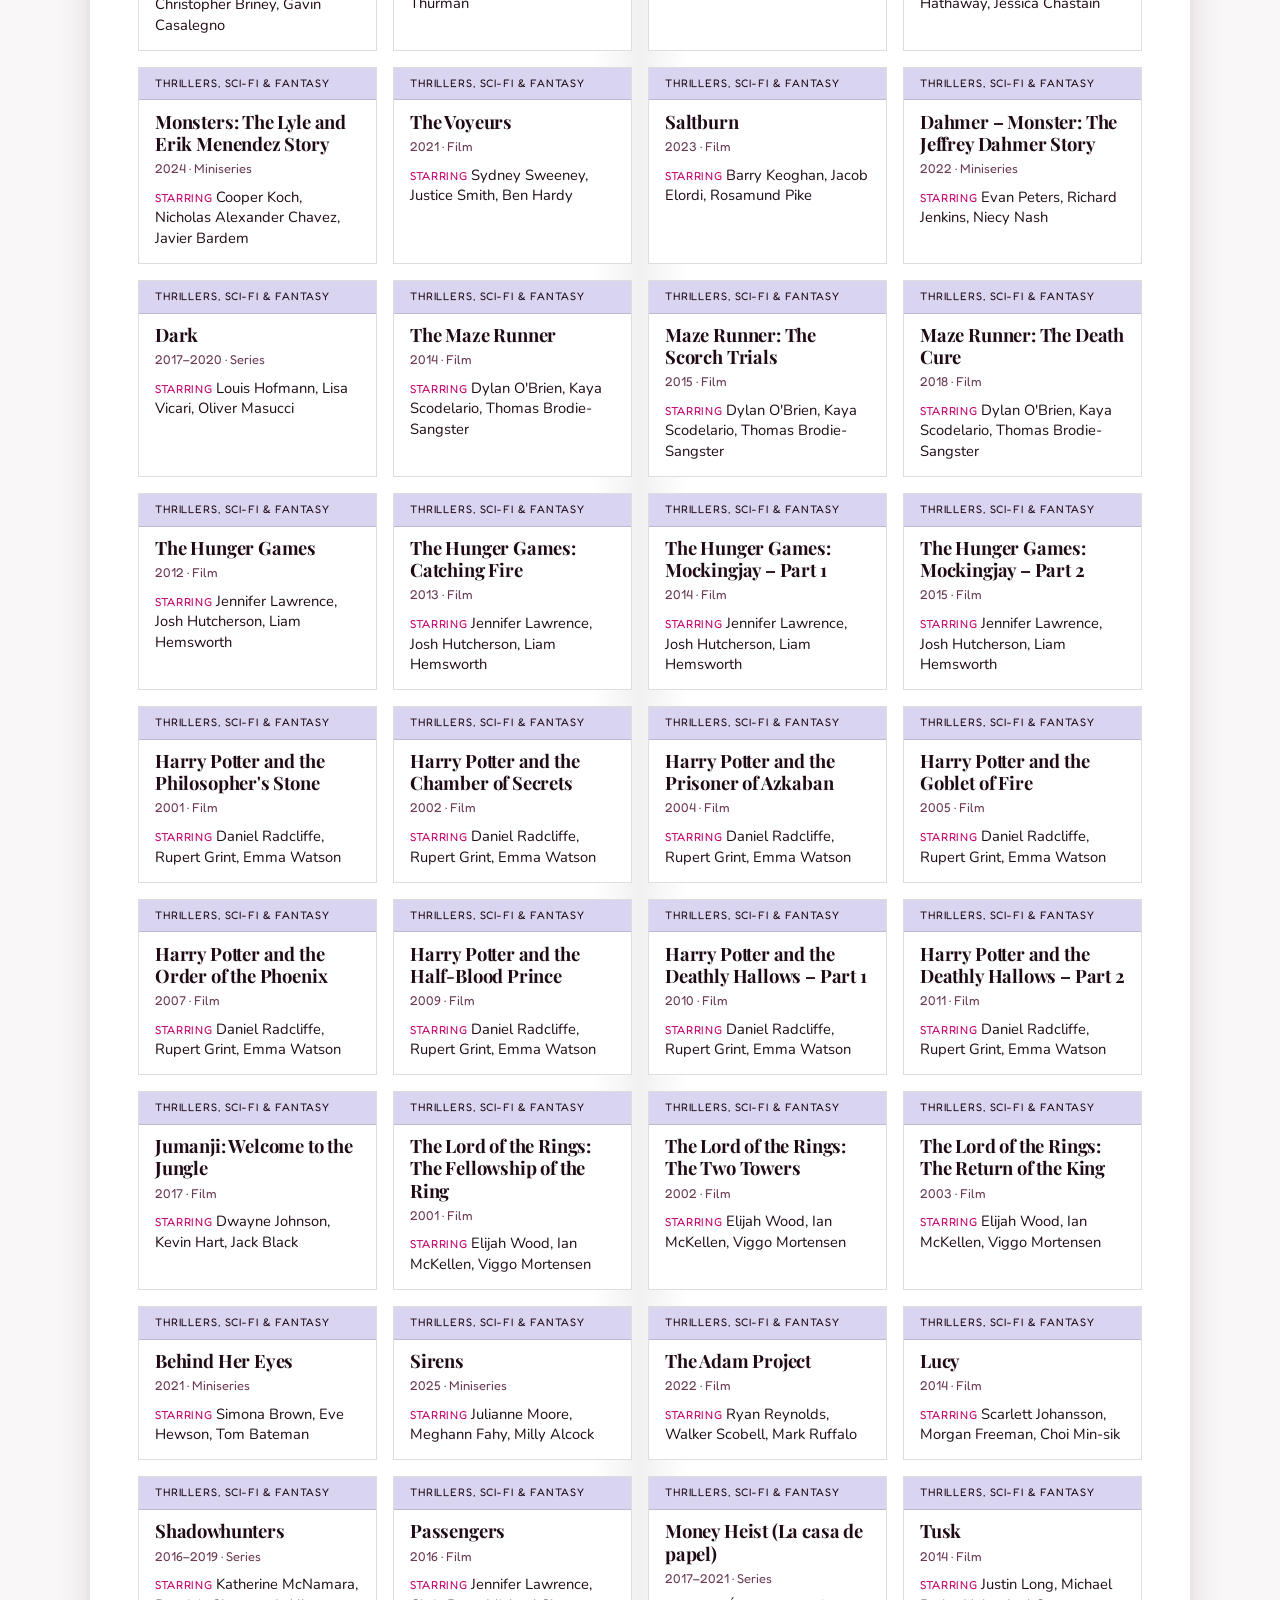
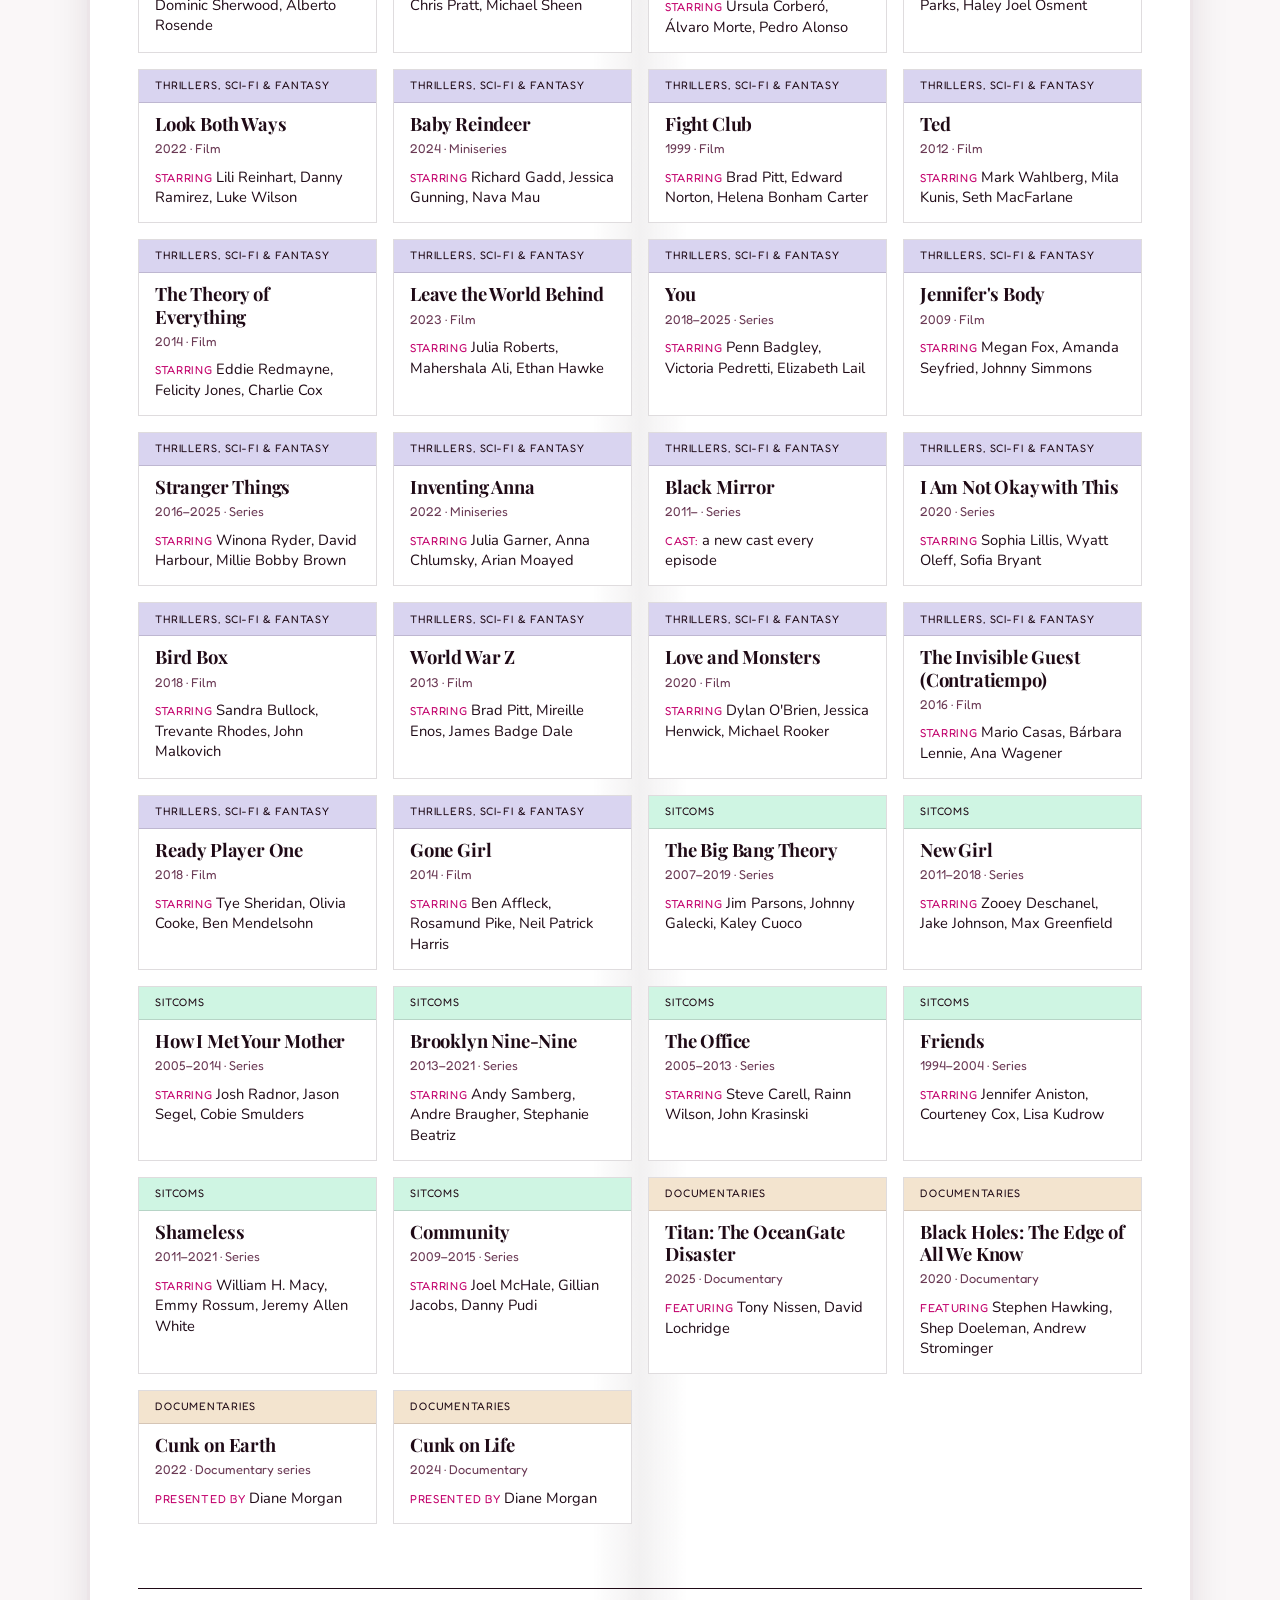
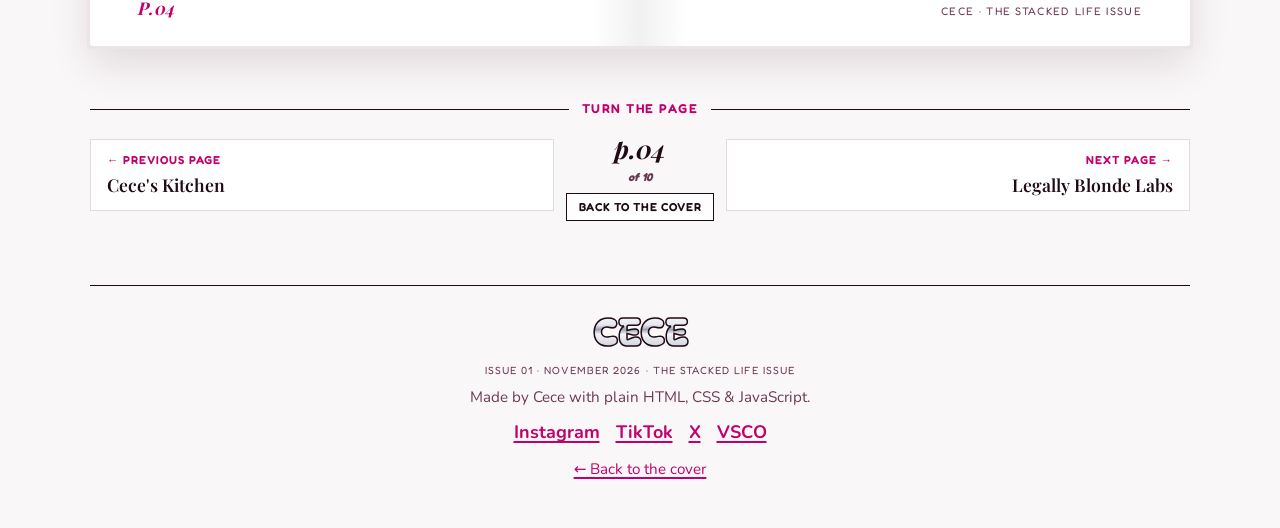
<file: cinema.html>
<!DOCTYPE html>
<html lang="en">
<head>
  <!-- VERSION TAG: "?v=..." after each css/ and js/ file tells browsers to
       download a fresh copy. After changing a CSS or JS file, change the
       date in ALL of these links (on every page) so nobody sees an old mix. -->
  <meta charset="UTF-8">
  <meta name="viewport" content="width=device-width, initial-scale=1">
  <title>Movie Night · CECE</title>
  <meta name="description" content="Cece's 200+ favourite films and shows, sorted by mood.">
  <!-- Share preview: what shows when the link is posted on WhatsApp,
       Instagram, X, Facebook... (Open Graph and Twitter card tags).
       The image address must be a full web address, not a relative path. -->
  <meta property="og:site_name" content="CECE">
  <meta property="og:type" content="website">
  <meta property="og:title" content="Movie Night · CECE">
  <meta property="og:description" content="Cece&#x27;s 200+ favourite films and shows, sorted by mood.">
  <meta property="og:url" content="https://saraharaide.github.io/cecesblog/cinema.html">
  <meta property="og:image" content="https://saraharaide.github.io/cecesblog/images/og-cover.jpg">
  <meta property="og:image:width" content="1200">
  <meta property="og:image:height" content="630">
  <meta property="og:image:alt" content="The cover of CECE, a pink chrome magazine with cover stories about writing, baking, movies, engineering and more">
  <meta name="twitter:card" content="summary_large_image">
  <meta name="twitter:title" content="Movie Night · CECE">
  <meta name="twitter:description" content="Cece&#x27;s 200+ favourite films and shows, sorted by mood.">
  <meta name="twitter:image" content="https://saraharaide.github.io/cecesblog/images/og-cover.jpg">
  <link rel="icon" href="images/decor/ladybug.svg" type="image/svg+xml">

  <!-- (Same <head> as every section page: see writing.html for the notes) -->
  <script src="js/theme.js?v=2026-11-17b"></script>
  <link rel="preconnect" href="https://fonts.googleapis.com">
  <link rel="preconnect" href="https://fonts.gstatic.com" crossorigin>
  <link rel="stylesheet" href="https://fonts.googleapis.com/css2?family=Bagel+Fat+One&family=Fredoka:wght@300..700&family=Gochi+Hand&family=Nunito:ital,wght@0,400..800;1,400..800&family=Playfair+Display:ital,wght@0,400..900;1,400..900&display=swap">
  <link rel="stylesheet" href="css/style.css?v=2026-11-17b">
  <link rel="stylesheet" href="css/spread.css?v=2026-11-17b">
  <!-- The editorial "real magazine" look: loaded last, so it wins.
       Delete this line to go back to the collage look. -->
  <link rel="stylesheet" href="css/editorial.css?v=2026-11-17b">
  <script src="js/main.js?v=2026-11-17b" defer></script>
  <!-- The movie list: first the data, then the code that shows it -->
  <script src="js/movies.js?v=2026-11-17b" defer></script>
  <script src="js/cinema.js?v=2026-11-17b" defer></script>
</head>

<body>
  <a class="skip-link" href="#main">Skip to the story</a>

  <!-- ===== SHARED HEADER (aria-current="page" is on "Movie Night") ===== -->
  <header class="site-header">
    <a class="site-header__logo chrome-text" href="index.html">CECE<span class="sr-only">, back to the cover</span></a>
    <p class="site-header__issue">Issue 01 · The Stacked Life Issue</p>
    <button class="contents-toggle" type="button" aria-expanded="false" aria-controls="site-nav">Contents</button>
    <div class="site-header__controls">
      <button class="ladybug-toggle" type="button" aria-pressed="true" title="Pause or wake up the wandering ladybug">
        <span class="sr-only">Wandering ladybug</span>
      </button>
      <button class="theme-switch" type="button" role="switch" aria-checked="false">
        <span class="theme-switch__track" aria-hidden="true"><span>☀</span><span>☾</span><span class="theme-switch__knob"></span></span>
        <span class="theme-switch__text">Midnight Issue</span>
      </button>
    </div>
    <nav class="site-nav" id="site-nav" aria-label="Contents">
      <p class="site-nav__label" aria-hidden="true">Contents</p>
      <ul class="site-nav__list">
        <li><a href="writing.html">The Writer's Room</a></li>
        <li><a href="kitchen.html">Cece's Kitchen</a></li>
        <li><a href="cinema.html" aria-current="page">Movie Night</a></li>
        <li><a href="lab.html">Legally Blonde Labs</a></li>
        <li><a href="notes.html">Study Hall</a></li>
        <li><a href="cats.html">Cat of the Month</a></li>
        <li><a href="sales.html">Sale Alert</a></li>
        <li><a href="mind.html">Mind Matters</a></li>
        <li><a href="sudoku.html">Sudoku</a></li>
      </ul>
    </nav>
  </header>

  <main id="main" class="spread">

    <!-- Running header across the top, like a printed magazine page:
         the magazine on the left page, the section on the right. -->
    <p class="running-head" aria-hidden="true"><span>CECE · Issue 01 · November 2026</span><span>Movie Night</span></p>

    <!-- ===== SPREAD HEADER (no photo on this page) ===== -->
    <header class="spread__header spread__header--no-photo">
      <div>
        <span class="sticker sticker--chrome spread__sticker">Sorted by mood</span>
        <p class="kicker">Movie Night</p>
        <h1 class="spread__title">200+ films and shows, sorted by mood</h1>
        <p class="spread__dek">Anime, rom-coms, heart-wrenchers, teen classics, thrillers, sitcoms and documentaries. Pick a mood, or search for a title.</p>
        <p class="byline">by <strong>Cece</strong></p>
      </div>

      <img class="doodle spread__doodle--a spin" src="images/decor/cd.svg" alt="">
      <img class="doodle spread__doodle--b twinkle" src="images/decor/sparkle.svg" alt="">
    </header>

    <!-- =========================================================
         01 · THE LIST
         js/movies.js holds every title (the data); js/cinema.js turns
         them into cards and makes the buttons and the search box work.
         To add a film: open js/movies.js and copy one { ... } line.
         ========================================================= -->
    <section class="spread__section" aria-labelledby="list-heading">
      <h2 class="section-heading" id="list-heading"><span class="section-heading__number">01</span> The list</h2>

      <div id="movie-app" class="movie-app">
        <!-- The controls. Each button has aria-pressed="true/false" so
             screen readers say which mood is switched on. -->
        <div class="panel movie-controls">
          <label class="movie-search">
            <span class="kicker">Search a title or an actor</span>
            <input type="search" id="movie-search" placeholder="e.g. Timothée, Shrek, 2019…" autocomplete="off">
          </label>

          <div class="movie-filter" role="group" aria-label="Mood">
            <p class="kicker" aria-hidden="true">Mood</p>
            <div class="movie-buttons" id="mood-buttons">
              <!-- js/cinema.js adds one button per mood here, with its count -->
            </div>
          </div>

          <div class="movie-filter" role="group" aria-label="Film or series">
            <p class="kicker" aria-hidden="true">Film or series</p>
            <div class="movie-buttons" id="type-buttons">
              <button class="mood-button" type="button" data-type="all" aria-pressed="true">Both</button>
              <button class="mood-button" type="button" data-type="film" aria-pressed="false">Films</button>
              <button class="mood-button" type="button" data-type="series" aria-pressed="false">Series</button>
            </div>
          </div>
        </div>

        <!-- "Showing 210 titles": role="status" reads it out when it changes -->
        <p class="movie-count" id="movie-count" role="status"></p>

        <!-- The cards go here -->
        <ul class="movie-grid" id="movie-grid"></ul>

        <p class="movie-empty" id="movie-empty" hidden>Nothing matches that. Try another word, or press “All moods”.</p>

        <noscript><p class="movie-empty">The list needs JavaScript switched on.</p></noscript>

        <!-- "Back to top": hidden at first; js/cinema.js shows it once the
             search box and buttons have scrolled out of view. It's a normal
             link to the top of the story, so it works with the keyboard too. -->
        <a class="bubble-button back-to-top" id="back-to-top" href="#main" hidden><span aria-hidden="true">↑</span> Back to top</a>
      </div>
    </section>

    <!-- Folios: the page numbers at the bottom corners of the spread -->
    <p class="folio" aria-hidden="true"><span>p.04</span><span>CECE · The Stacked Life Issue</span></p>

  </main>

  <!-- =========================================================
       FLIP THROUGH THE MAGAZINE: previous page · page number · next page.
       The ← and → arrow keys flip pages too (main.js). The two folded
       corners at the bottom of the screen do the same for mouse users,
       so they're hidden from screen readers (the bar already says it).
       ========================================================= -->
  <nav class="page-flip" aria-labelledby="turn-heading">
    <h2 class="page-flip__heading" id="turn-heading">Turn the page</h2>
    <a class="page-flip__link page-flip__link--prev" href="kitchen.html" rel="prev">
      <span class="page-flip__label"><span aria-hidden="true">←</span> Previous page</span>
      <span class="page-flip__title">Cece's Kitchen</span>
    </a>
    <div class="page-flip__middle">
      <p class="page-flip__folio">p.04 <span>of 10</span></p>
      <a class="page-flip__cover" href="index.html">Back to the cover</a>
    </div>
    <a class="page-flip__link page-flip__link--next" href="lab.html" rel="next">
      <span class="page-flip__label">Next page <span aria-hidden="true">→</span></span>
      <span class="page-flip__title">Legally Blonde Labs</span>
    </a>
  </nav>
  <a class="page-corner page-corner--prev" href="kitchen.html" title="Previous page" aria-hidden="true" tabindex="-1"></a>
  <a class="page-corner page-corner--next" href="lab.html" title="Next page" aria-hidden="true" tabindex="-1"></a>

  <!-- ===== SHARED FOOTER ===== -->
  <footer class="site-footer">
    <hr class="ladybug-divider">
    <a class="site-footer__logo chrome-text" href="index.html">CECE<span class="sr-only">, back to the cover</span></a>
    <p class="site-footer__issue">Issue 01 · November 2026 · The Stacked Life Issue</p>
    <p>Made by Cece with plain HTML, CSS &amp; JavaScript.</p>
    <!-- Cece's accounts (from saraharaide.com) -->
    <ul class="site-footer__social">
      <li><a href="https://www.instagram.com/cece_once_said" target="_blank" rel="noopener">Instagram<span class="sr-only"> (opens in a new tab)</span></a></li>
      <li><a href="https://www.tiktok.com/@cece_once_said" target="_blank" rel="noopener">TikTok<span class="sr-only"> (opens in a new tab)</span></a></li>
      <li><a href="https://x.com/cece_once_said" target="_blank" rel="noopener">X<span class="sr-only"> (opens in a new tab)</span></a></li>
      <li><a href="https://vsco.co/cecesdigitlphotos" target="_blank" rel="noopener">VSCO<span class="sr-only"> (opens in a new tab)</span></a></li>
    </ul>
    <p><a href="index.html">← Back to the cover</a></p>
  </footer>
</body>
</html>
</file>
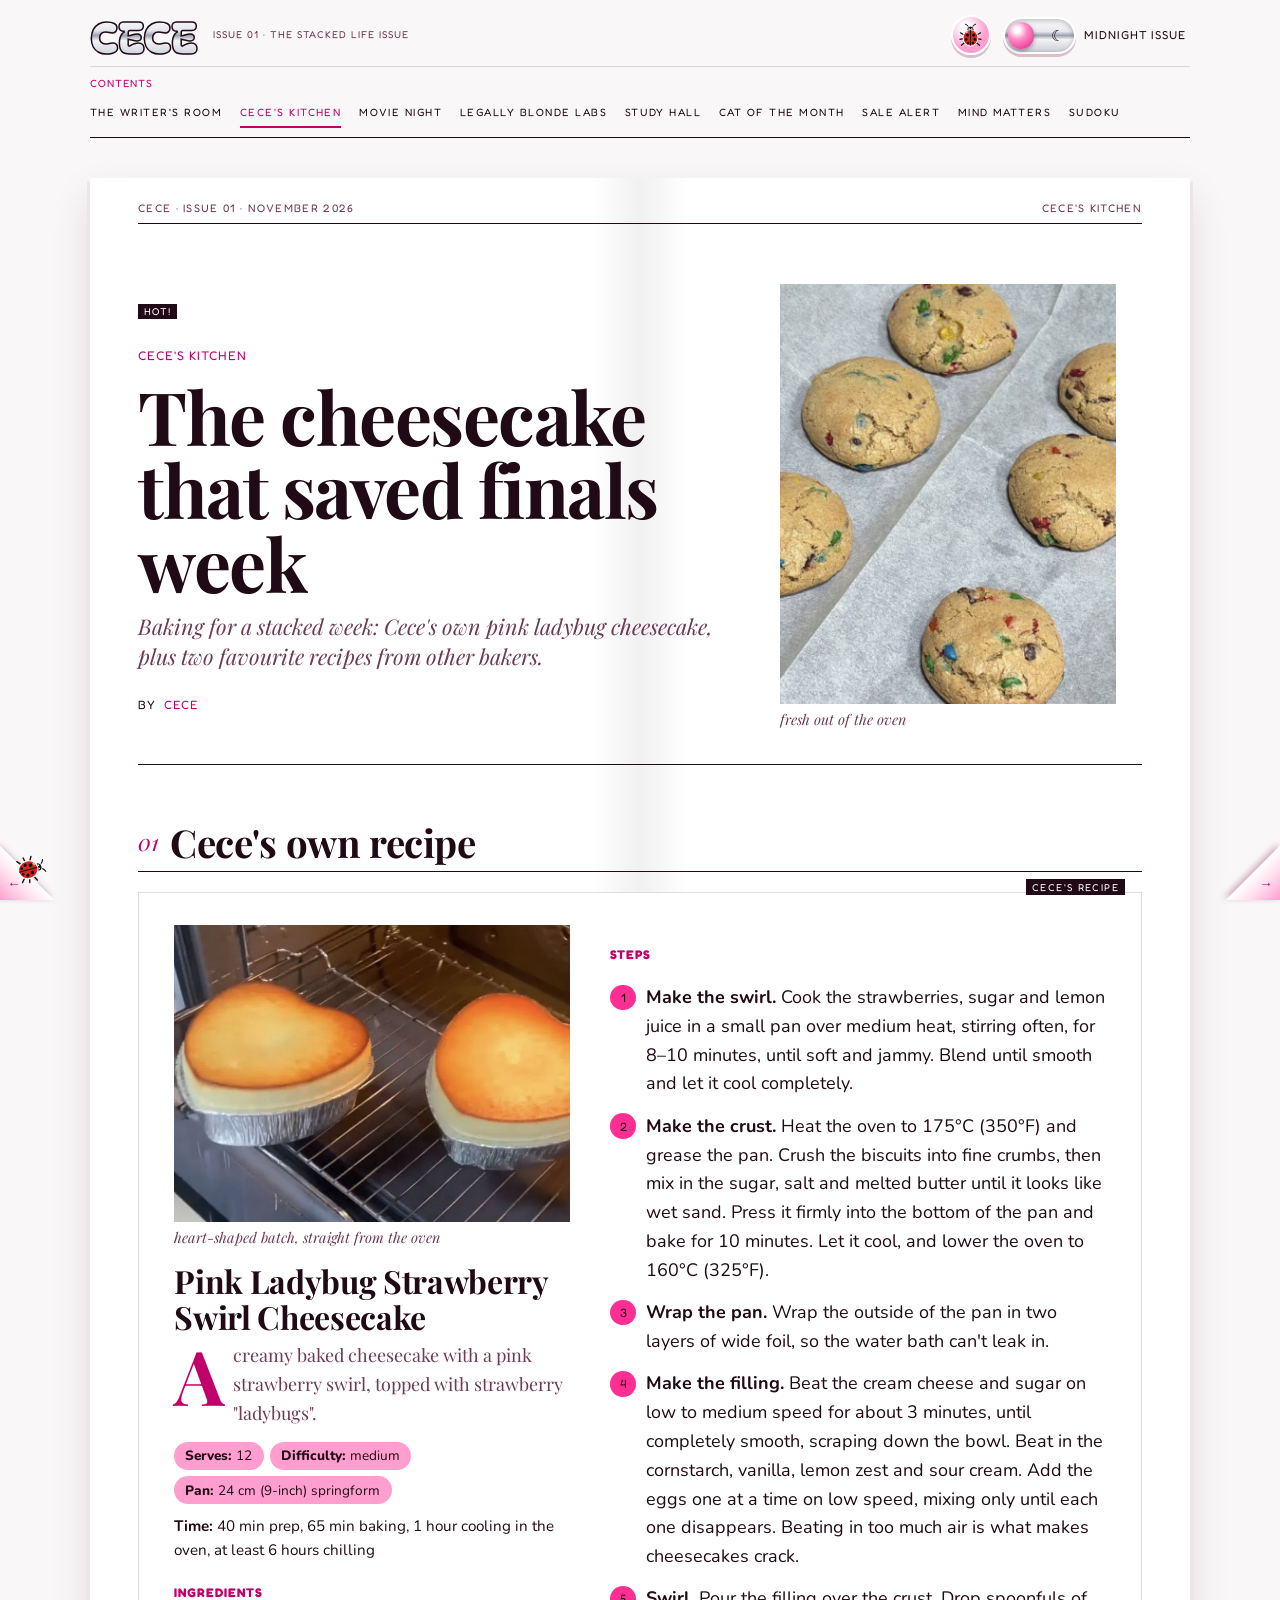
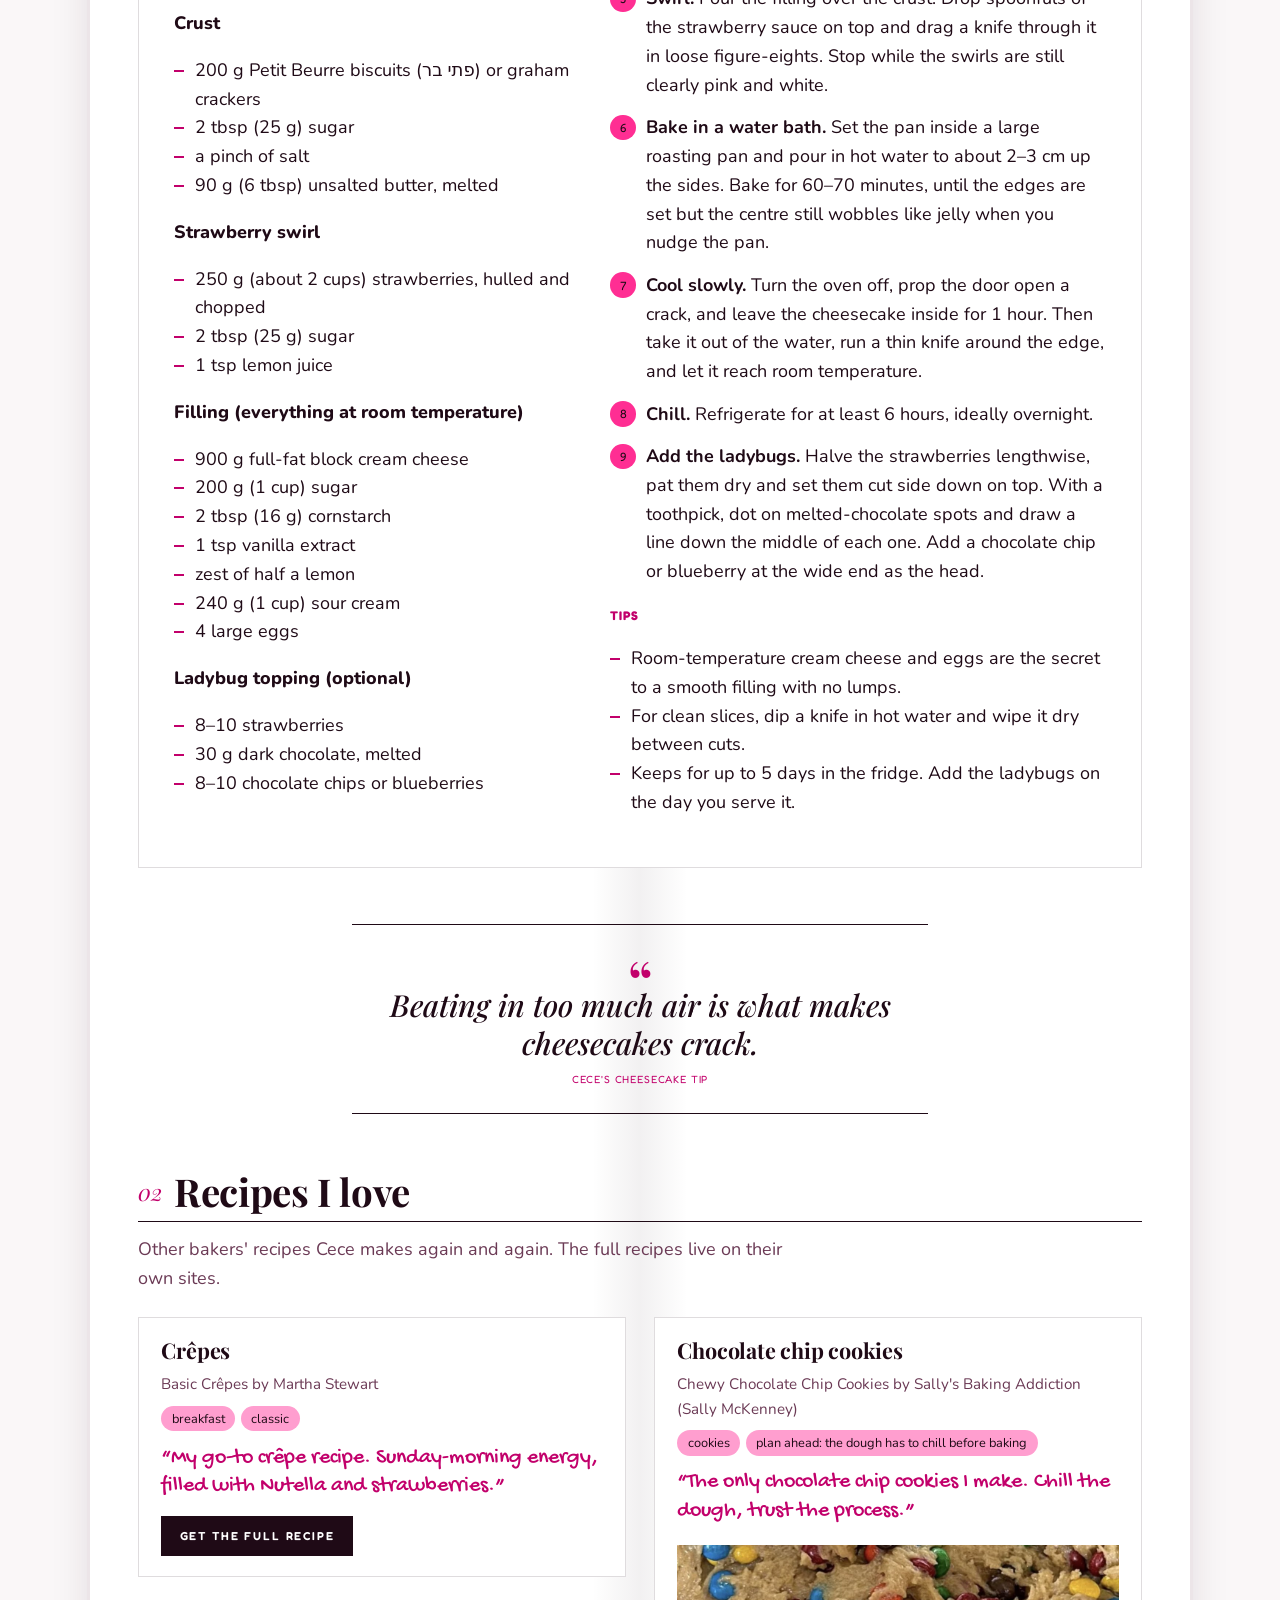
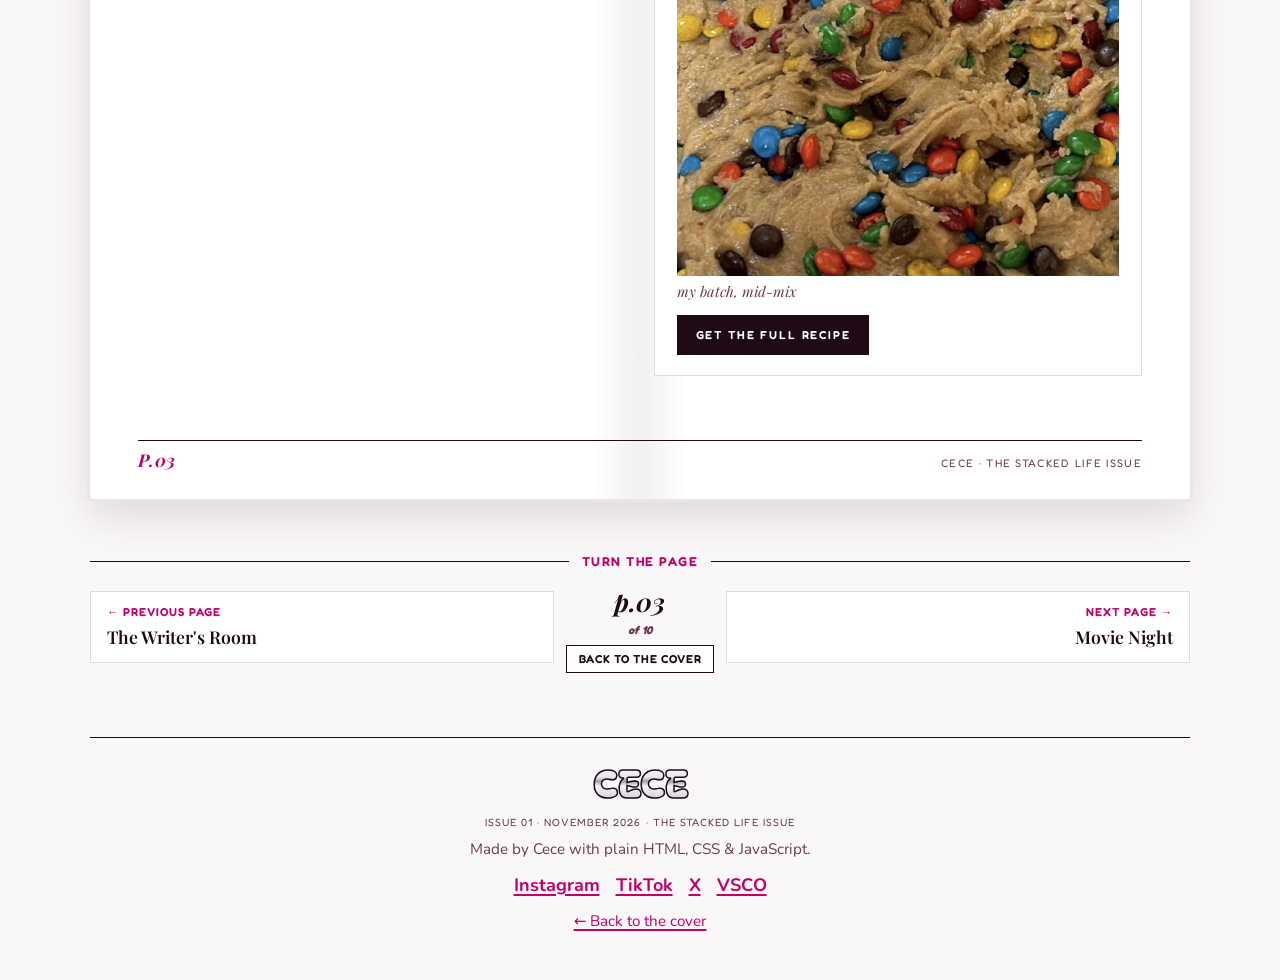
<file: kitchen.html>
<!DOCTYPE html>
<html lang="en">
<head>
  <!-- VERSION TAG: "?v=..." after each css/ and js/ file tells browsers to
       download a fresh copy. After changing a CSS or JS file, change the
       date in ALL of these links (on every page) so nobody sees an old mix. -->
  <meta charset="UTF-8">
  <meta name="viewport" content="width=device-width, initial-scale=1">
  <title>Cece's Kitchen · CECE</title>
  <meta name="description" content="Cece's pink ladybug strawberry swirl cheesecake, plus two favourite recipes from other bakers.">
  <!-- Share preview: what shows when the link is posted on WhatsApp,
       Instagram, X, Facebook... (Open Graph and Twitter card tags).
       The image address must be a full web address, not a relative path. -->
  <meta property="og:site_name" content="CECE">
  <meta property="og:type" content="website">
  <meta property="og:title" content="Cece&#x27;s Kitchen · CECE">
  <meta property="og:description" content="Cece&#x27;s pink ladybug strawberry swirl cheesecake, plus two favourite recipes from other bakers.">
  <meta property="og:url" content="https://saraharaide.github.io/cecesblog/kitchen.html">
  <meta property="og:image" content="https://saraharaide.github.io/cecesblog/images/og-cover.jpg">
  <meta property="og:image:width" content="1200">
  <meta property="og:image:height" content="630">
  <meta property="og:image:alt" content="The cover of CECE, a pink chrome magazine with cover stories about writing, baking, movies, engineering and more">
  <meta name="twitter:card" content="summary_large_image">
  <meta name="twitter:title" content="Cece&#x27;s Kitchen · CECE">
  <meta name="twitter:description" content="Cece&#x27;s pink ladybug strawberry swirl cheesecake, plus two favourite recipes from other bakers.">
  <meta name="twitter:image" content="https://saraharaide.github.io/cecesblog/images/og-cover.jpg">
  <link rel="icon" href="images/decor/ladybug.svg" type="image/svg+xml">

  <!-- (Same <head> as every section page: see writing.html for the notes) -->
  <script src="js/theme.js?v=2026-11-17b"></script>
  <link rel="preconnect" href="https://fonts.googleapis.com">
  <link rel="preconnect" href="https://fonts.gstatic.com" crossorigin>
  <link rel="stylesheet" href="https://fonts.googleapis.com/css2?family=Bagel+Fat+One&family=Fredoka:wght@300..700&family=Gochi+Hand&family=Nunito:ital,wght@0,400..800;1,400..800&family=Playfair+Display:ital,wght@0,400..900;1,400..900&display=swap">
  <link rel="stylesheet" href="css/style.css?v=2026-11-17b">
  <link rel="stylesheet" href="css/spread.css?v=2026-11-17b">
  <!-- The editorial "real magazine" look: loaded last, so it wins.
       Delete this line to go back to the collage look. -->
  <link rel="stylesheet" href="css/editorial.css?v=2026-11-17b">
  <script src="js/main.js?v=2026-11-17b" defer></script>
</head>

<body>
  <a class="skip-link" href="#main">Skip to the story</a>

  <!-- ===== SHARED HEADER (aria-current="page" is on "Cece's Kitchen") ===== -->
  <header class="site-header">
    <a class="site-header__logo chrome-text" href="index.html">CECE<span class="sr-only">, back to the cover</span></a>
    <p class="site-header__issue">Issue 01 · The Stacked Life Issue</p>
    <button class="contents-toggle" type="button" aria-expanded="false" aria-controls="site-nav">Contents</button>
    <div class="site-header__controls">
      <button class="ladybug-toggle" type="button" aria-pressed="true" title="Pause or wake up the wandering ladybug">
        <span class="sr-only">Wandering ladybug</span>
      </button>
      <button class="theme-switch" type="button" role="switch" aria-checked="false">
        <span class="theme-switch__track" aria-hidden="true"><span>☀</span><span>☾</span><span class="theme-switch__knob"></span></span>
        <span class="theme-switch__text">Midnight Issue</span>
      </button>
    </div>
    <nav class="site-nav" id="site-nav" aria-label="Contents">
      <p class="site-nav__label" aria-hidden="true">Contents</p>
      <ul class="site-nav__list">
        <li><a href="writing.html">The Writer's Room</a></li>
        <li><a href="kitchen.html" aria-current="page">Cece's Kitchen</a></li>
        <li><a href="cinema.html">Movie Night</a></li>
        <li><a href="lab.html">Legally Blonde Labs</a></li>
        <li><a href="notes.html">Study Hall</a></li>
        <li><a href="cats.html">Cat of the Month</a></li>
        <li><a href="sales.html">Sale Alert</a></li>
        <li><a href="mind.html">Mind Matters</a></li>
        <li><a href="sudoku.html">Sudoku</a></li>
      </ul>
    </nav>
  </header>

  <main id="main" class="spread">

    <!-- Running header across the top, like a printed magazine page:
         the magazine on the left page, the section on the right. -->
    <p class="running-head" aria-hidden="true"><span>CECE · Issue 01 · November 2026</span><span>Cece's Kitchen</span></p>

    <!-- ===== SPREAD HEADER ===== -->
    <header class="spread__header">
      <div>
        <span class="sticker sticker--red spread__sticker">Hot!</span>
        <p class="kicker">Cece's Kitchen</p>
        <h1 class="spread__title">The cheesecake that saved finals week</h1>
        <p class="spread__dek">Baking for a stacked week: Cece's own pink ladybug cheesecake, plus two favourite recipes from other bakers.</p>
        <p class="byline">by <strong>Cece</strong></p>
      </div>

      <figure class="photo polaroid taped spread__hero">
        <div class="photo__frame">
          <img src="images/baking-2.jpg" alt="Freshly baked cookies dotted with colourful candy-coated chocolates, cooling on baking paper">
        </div>
        <figcaption class="photo__caption">fresh out of the oven</figcaption>
      </figure>

      <img class="doodle spread__doodle--a bob" src="images/decor/heart.svg" alt="">
      <img class="doodle spread__doodle--b twinkle" src="images/decor/sparkle.svg" alt="">
    </header>

    <!-- =========================================================
         01 · CECE'S OWN RECIPE (from recipes.md, shown in full)
         ========================================================= -->
    <section class="spread__section" aria-labelledby="own-recipe-heading">
      <h2 class="section-heading" id="own-recipe-heading"><span class="section-heading__number">01</span> Cece's own recipe</h2>

      <article class="panel recipe-feature">
        <span class="sticker recipe-card__badge">Cece's recipe</span>

        <!-- Left column: photo, quick facts, ingredients -->
        <div>
          <figure class="photo polaroid recipe-card__photo">
            <div class="photo__frame">
              <img src="images/baking-1.jpg" alt="Two heart-shaped cheesecakes, golden on top, on the oven rack">
            </div>
            <figcaption class="photo__caption">heart-shaped batch, straight from the oven</figcaption>
          </figure>

          <h3 class="recipe-feature__title">Pink Ladybug Strawberry Swirl Cheesecake</h3>
          <p class="recipe-feature__intro drop-cap">A creamy baked cheesecake with a pink strawberry swirl, topped with strawberry "ladybugs".</p>

          <!-- <dl> = a "description list": pairs of a label (dt) and a value (dd) -->
          <dl class="recipe-meta">
            <div><dt>Serves</dt><dd>12</dd></div>
            <div><dt>Difficulty</dt><dd>medium</dd></div>
            <div><dt>Pan</dt><dd>24 cm (9-inch) springform</dd></div>
          </dl>
          <p class="recipe-time"><strong>Time:</strong> 40 min prep, 65 min baking, 1 hour cooling in the oven, at least 6 hours chilling</p>

          <h4 class="kicker">Ingredients</h4>

          <p class="recipe-card__group">Crust</p>
          <ul class="ladybug-list">
            <!-- lang="he" tells screen readers to pronounce these words in Hebrew -->
            <li>200 g Petit Beurre biscuits (<span lang="he">פתי בר</span>) or graham crackers</li>
            <li>2 tbsp (25 g) sugar</li>
            <li>a pinch of salt</li>
            <li>90 g (6 tbsp) unsalted butter, melted</li>
          </ul>

          <p class="recipe-card__group">Strawberry swirl</p>
          <ul class="ladybug-list">
            <li>250 g (about 2 cups) strawberries, hulled and chopped</li>
            <li>2 tbsp (25 g) sugar</li>
            <li>1 tsp lemon juice</li>
          </ul>

          <p class="recipe-card__group">Filling (everything at room temperature)</p>
          <ul class="ladybug-list">
            <li>900 g full-fat block cream cheese</li>
            <li>200 g (1 cup) sugar</li>
            <li>2 tbsp (16 g) cornstarch</li>
            <li>1 tsp vanilla extract</li>
            <li>zest of half a lemon</li>
            <li>240 g (1 cup) sour cream</li>
            <li>4 large eggs</li>
          </ul>

          <p class="recipe-card__group">Ladybug topping (optional)</p>
          <ul class="ladybug-list">
            <li>8–10 strawberries</li>
            <li>30 g dark chocolate, melted</li>
            <li>8–10 chocolate chips or blueberries</li>
          </ul>
        </div>

        <!-- Right column: steps and tips -->
        <div>
          <h4 class="kicker">Steps</h4>
          <ol class="recipe-steps">
            <li><strong>Make the swirl.</strong> Cook the strawberries, sugar and lemon juice in a small pan over medium heat, stirring often, for 8–10 minutes, until soft and jammy. Blend until smooth and let it cool completely.</li>
            <li><strong>Make the crust.</strong> Heat the oven to 175°C (350°F) and grease the pan. Crush the biscuits into fine crumbs, then mix in the sugar, salt and melted butter until it looks like wet sand. Press it firmly into the bottom of the pan and bake for 10 minutes. Let it cool, and lower the oven to 160°C (325°F).</li>
            <li><strong>Wrap the pan.</strong> Wrap the outside of the pan in two layers of wide foil, so the water bath can't leak in.</li>
            <li><strong>Make the filling.</strong> Beat the cream cheese and sugar on low to medium speed for about 3 minutes, until completely smooth, scraping down the bowl. Beat in the cornstarch, vanilla, lemon zest and sour cream. Add the eggs one at a time on low speed, mixing only until each one disappears. Beating in too much air is what makes cheesecakes crack.</li>
            <li><strong>Swirl.</strong> Pour the filling over the crust. Drop spoonfuls of the strawberry sauce on top and drag a knife through it in loose figure-eights. Stop while the swirls are still clearly pink and white.</li>
            <li><strong>Bake in a water bath.</strong> Set the pan inside a large roasting pan and pour in hot water to about 2–3 cm up the sides. Bake for 60–70 minutes, until the edges are set but the centre still wobbles like jelly when you nudge the pan.</li>
            <li><strong>Cool slowly.</strong> Turn the oven off, prop the door open a crack, and leave the cheesecake inside for 1 hour. Then take it out of the water, run a thin knife around the edge, and let it reach room temperature.</li>
            <li><strong>Chill.</strong> Refrigerate for at least 6 hours, ideally overnight.</li>
            <li><strong>Add the ladybugs.</strong> Halve the strawberries lengthwise, pat them dry and set them cut side down on top. With a toothpick, dot on melted-chocolate spots and draw a line down the middle of each one. Add a chocolate chip or blueberry at the wide end as the head.</li>
          </ol>

          <h4 class="kicker">Tips</h4>
          <ul class="ladybug-list">
            <li>Room-temperature cream cheese and eggs are the secret to a smooth filling with no lumps.</li>
            <li>For clean slices, dip a knife in hot water and wipe it dry between cuts.</li>
            <li>Keeps for up to 5 days in the fridge. Add the ladybugs on the day you serve it.</li>
          </ul>
        </div>
      </article>
    </section>

    <!-- One of Cece's own tips from the recipe above, as the pull quote -->
    <blockquote class="pull-quote">
      <p>Beating in too much air is what makes cheesecakes crack.</p>
      <footer>Cece's cheesecake tip</footer>
    </blockquote>

    <!-- =========================================================
         02 · RECIPES I LOVE (by other bakers)
         These recipes belong to their authors, so the cards only give
         the name, the credit, Cece's note and a link to the original.
         Never copy their ingredients or steps onto this site.
         ✎ CECE: the notes are placeholders in your words: edit freely.
         ========================================================= -->
    <section class="spread__section" aria-labelledby="loved-heading">
      <h2 class="section-heading" id="loved-heading"><span class="section-heading__number">02</span> Recipes I love</h2>
      <p class="section-intro">Other bakers' recipes Cece makes again and again. The full recipes live on their own sites.</p>

      <div class="card-grid">
        <article class="card panel credit-card">
          <h3>Crêpes</h3>
          <p class="credit-card__credit">Basic Crêpes by Martha Stewart</p>
          <ul class="tag-list" aria-label="Tags">
            <li>breakfast</li>
            <li>classic</li>
          </ul>
          <p class="credit-card__note">“My go-to crêpe recipe. Sunday-morning energy, filled with Nutella and strawberries.”</p>
          <a class="bubble-button" href="https://www.marthastewart.com/312411/basic-crepes" target="_blank" rel="noopener">Get the full recipe<span class="sr-only"> on Martha Stewart's site (opens in a new tab)</span></a>
        </article>

        <article class="card panel credit-card">
          <h3>Chocolate chip cookies</h3>
          <p class="credit-card__credit">Chewy Chocolate Chip Cookies by Sally's Baking Addiction (Sally McKenney)</p>
          <ul class="tag-list" aria-label="Tags">
            <li>cookies</li>
            <li>plan ahead: the dough has to chill before baking</li>
          </ul>
          <p class="credit-card__note">“The only chocolate chip cookies I make. Chill the dough, trust the process.”</p>
          <!-- Cece's own photo of her batch (her photo, so it's fine to use here) -->
          <figure class="photo polaroid credit-card__photo">
            <div class="photo__frame">
              <img src="images/baking-3.jpg" alt="Cookie dough packed with colourful candy-coated chocolates">
            </div>
            <figcaption class="photo__caption">my batch, mid-mix</figcaption>
          </figure>
          <a class="bubble-button" href="https://sallysbakingaddiction.com/chewy-chocolate-chip-cookies/" target="_blank" rel="noopener">Get the full recipe<span class="sr-only"> on Sally's Baking Addiction (opens in a new tab)</span></a>
        </article>
      </div>
    </section>

    <!-- Folios: the page numbers at the bottom corners of the spread -->
    <p class="folio" aria-hidden="true"><span>p.03</span><span>CECE · The Stacked Life Issue</span></p>

  </main>

  <!-- =========================================================
       FLIP THROUGH THE MAGAZINE: previous page · page number · next page.
       The ← and → arrow keys flip pages too (main.js). The two folded
       corners at the bottom of the screen do the same for mouse users,
       so they're hidden from screen readers (the bar already says it).
       ========================================================= -->
  <nav class="page-flip" aria-labelledby="turn-heading">
    <h2 class="page-flip__heading" id="turn-heading">Turn the page</h2>
    <a class="page-flip__link page-flip__link--prev" href="writing.html" rel="prev">
      <span class="page-flip__label"><span aria-hidden="true">←</span> Previous page</span>
      <span class="page-flip__title">The Writer's Room</span>
    </a>
    <div class="page-flip__middle">
      <p class="page-flip__folio">p.03 <span>of 10</span></p>
      <a class="page-flip__cover" href="index.html">Back to the cover</a>
    </div>
    <a class="page-flip__link page-flip__link--next" href="cinema.html" rel="next">
      <span class="page-flip__label">Next page <span aria-hidden="true">→</span></span>
      <span class="page-flip__title">Movie Night</span>
    </a>
  </nav>
  <a class="page-corner page-corner--prev" href="writing.html" title="Previous page" aria-hidden="true" tabindex="-1"></a>
  <a class="page-corner page-corner--next" href="cinema.html" title="Next page" aria-hidden="true" tabindex="-1"></a>

  <!-- ===== SHARED FOOTER ===== -->
  <footer class="site-footer">
    <hr class="ladybug-divider">
    <a class="site-footer__logo chrome-text" href="index.html">CECE<span class="sr-only">, back to the cover</span></a>
    <p class="site-footer__issue">Issue 01 · November 2026 · The Stacked Life Issue</p>
    <p>Made by Cece with plain HTML, CSS &amp; JavaScript.</p>
    <!-- Cece's accounts (from saraharaide.com) -->
    <ul class="site-footer__social">
      <li><a href="https://www.instagram.com/cece_once_said" target="_blank" rel="noopener">Instagram<span class="sr-only"> (opens in a new tab)</span></a></li>
      <li><a href="https://www.tiktok.com/@cece_once_said" target="_blank" rel="noopener">TikTok<span class="sr-only"> (opens in a new tab)</span></a></li>
      <li><a href="https://x.com/cece_once_said" target="_blank" rel="noopener">X<span class="sr-only"> (opens in a new tab)</span></a></li>
      <li><a href="https://vsco.co/cecesdigitlphotos" target="_blank" rel="noopener">VSCO<span class="sr-only"> (opens in a new tab)</span></a></li>
    </ul>
    <p><a href="index.html">← Back to the cover</a></p>
  </footer>
</body>
</html>
</file>
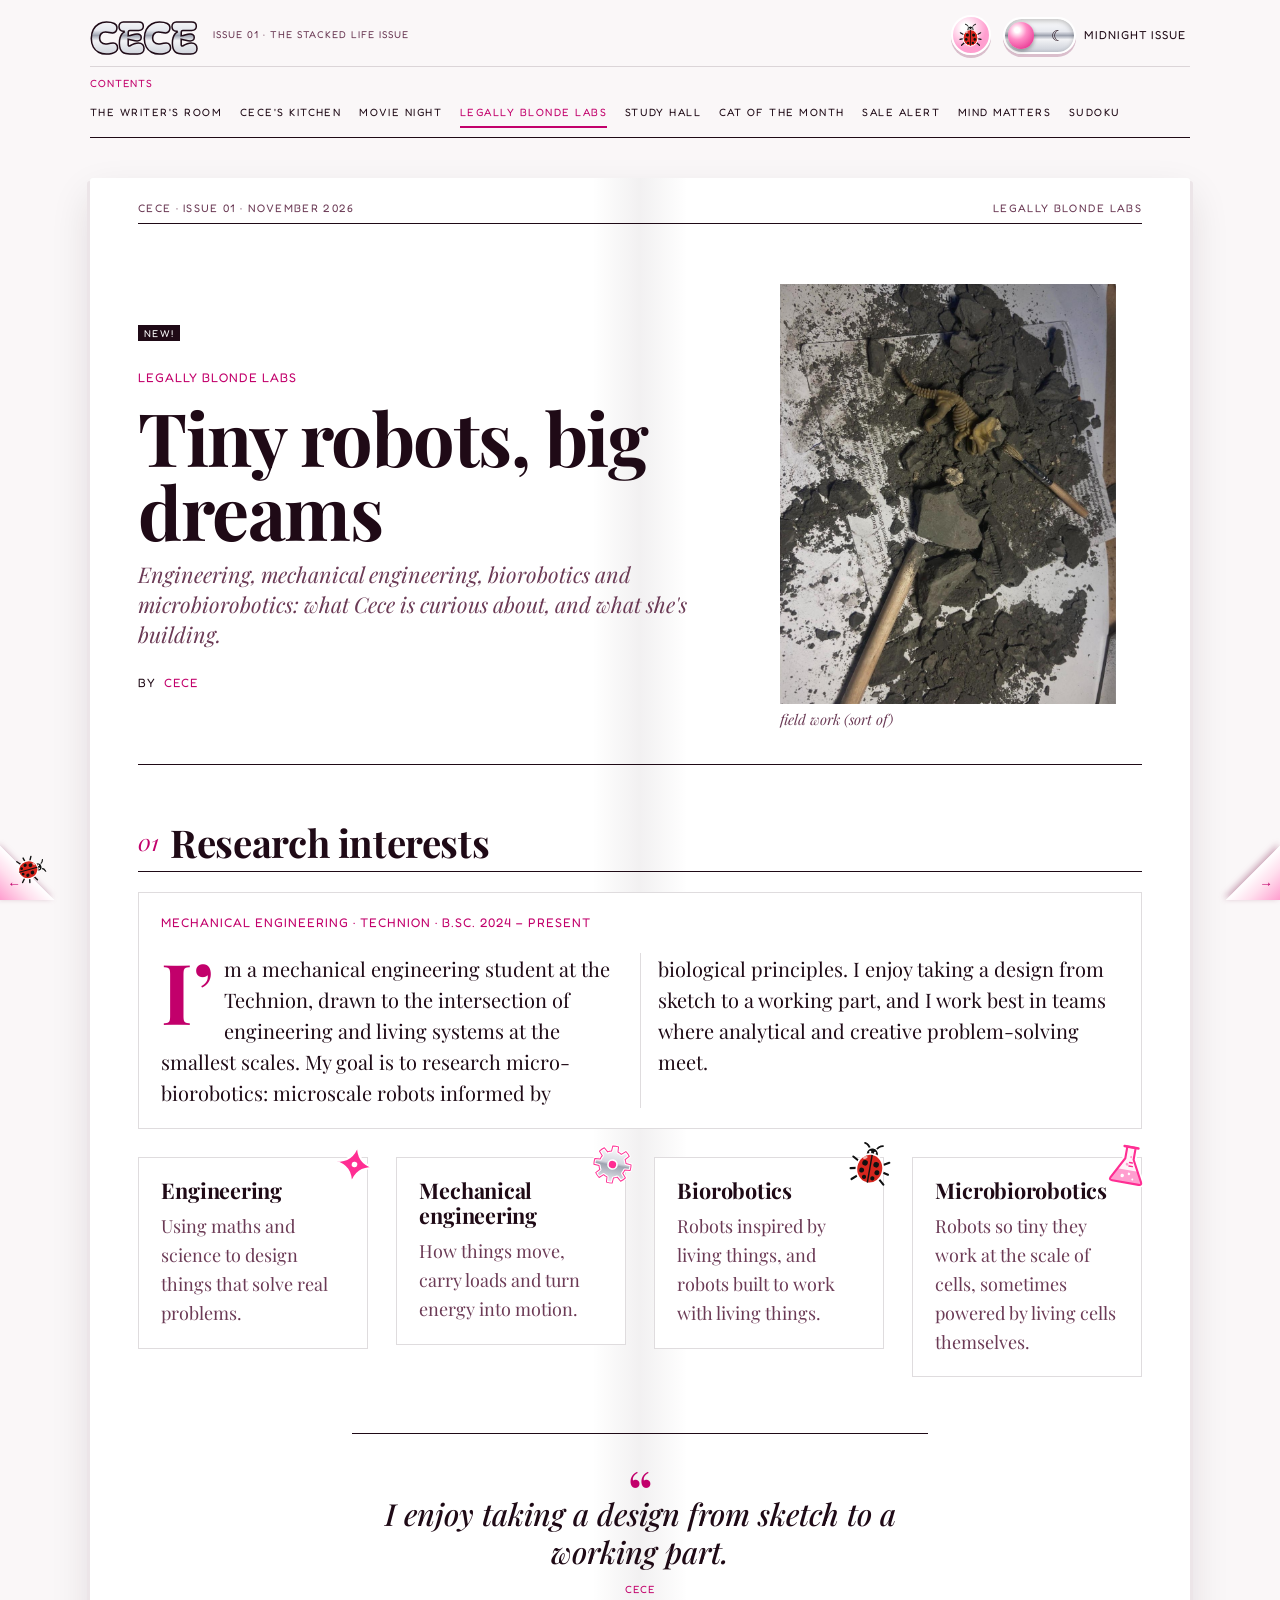
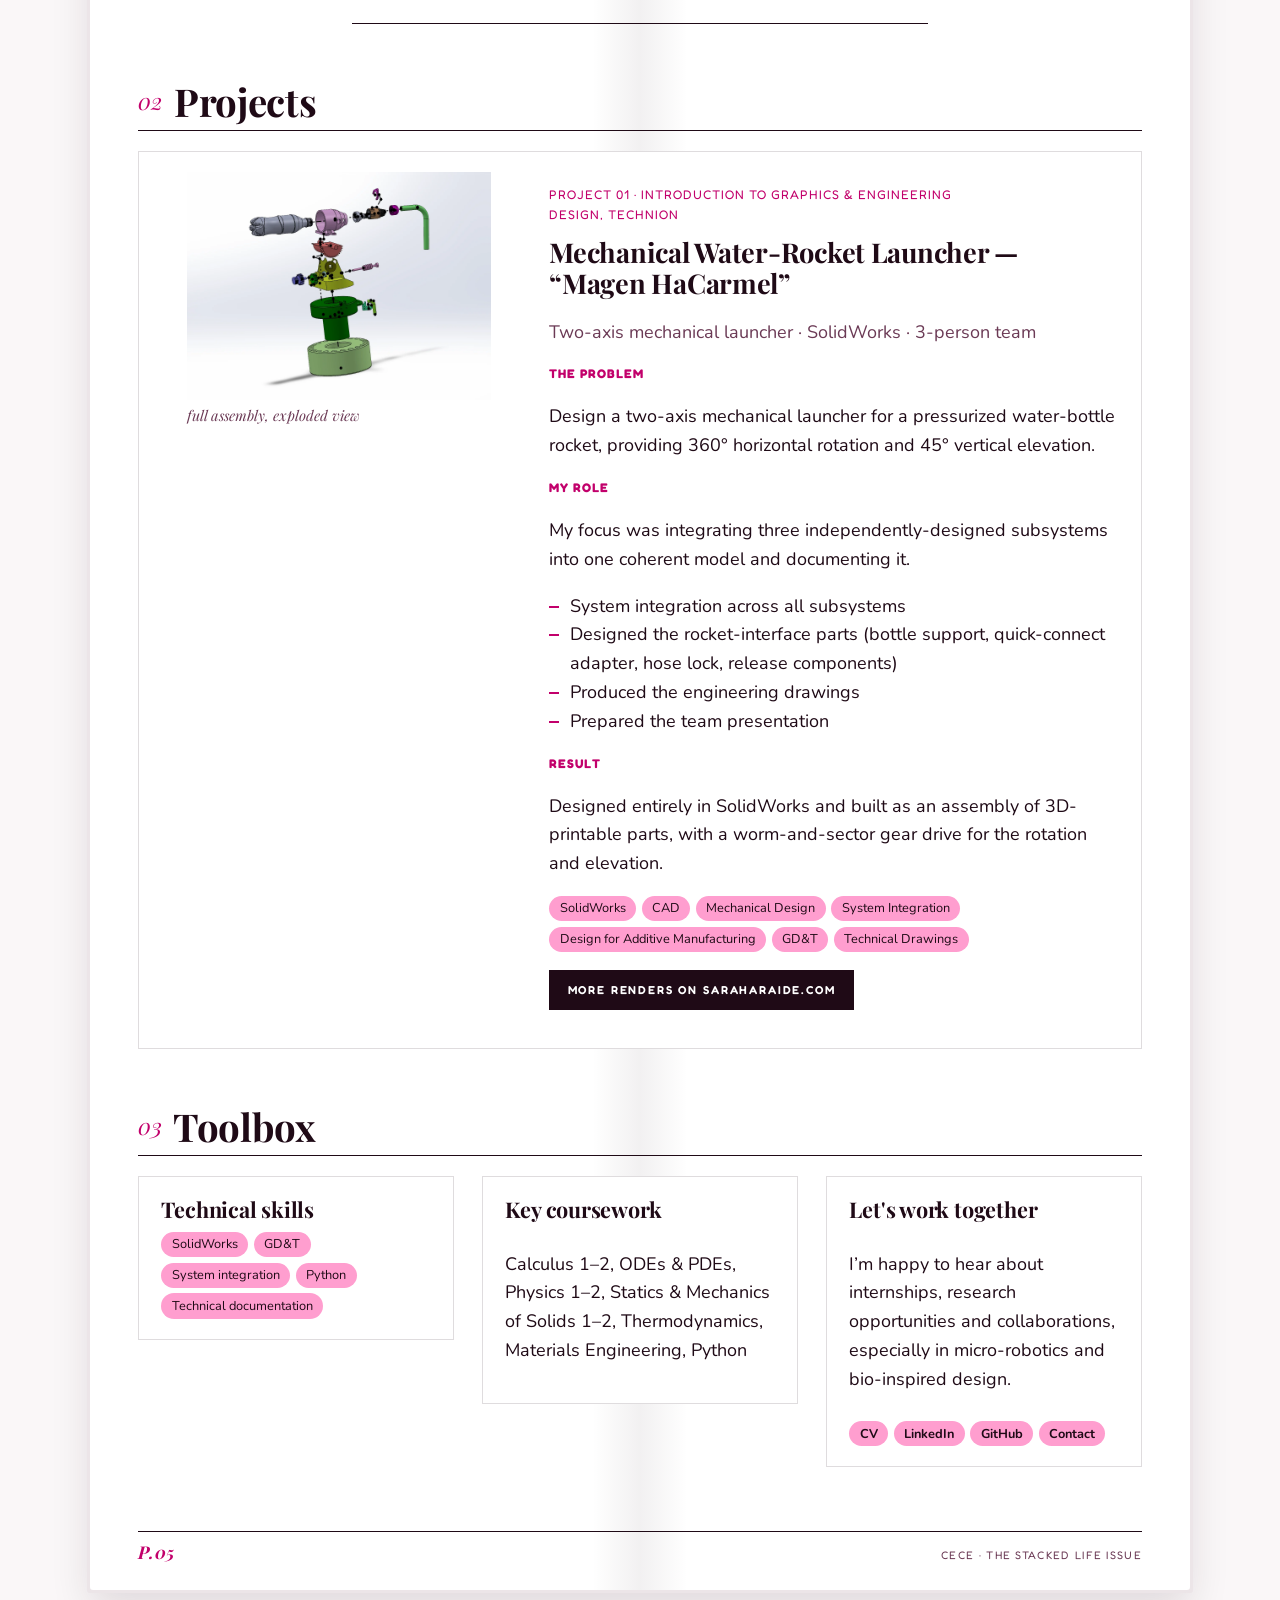
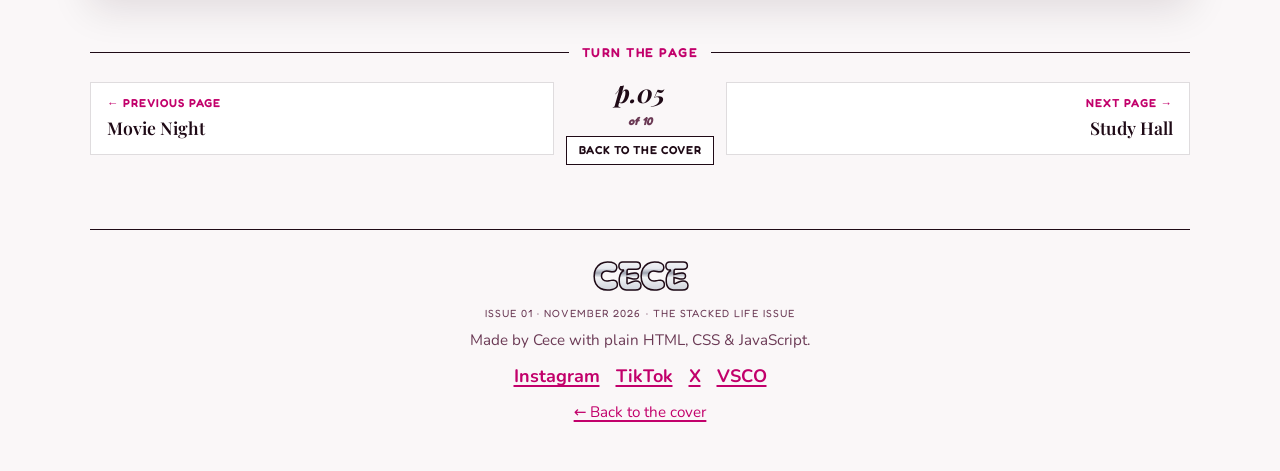
<file: lab.html>
<!DOCTYPE html>
<html lang="en">
<head>
  <!-- VERSION TAG: "?v=..." after each css/ and js/ file tells browsers to
       download a fresh copy. After changing a CSS or JS file, change the
       date in ALL of these links (on every page) so nobody sees an old mix. -->
  <meta charset="UTF-8">
  <meta name="viewport" content="width=device-width, initial-scale=1">
  <title>Legally Blonde Labs · CECE</title>
  <meta name="description" content="Cece's research interests and projects: engineering, mechanical engineering, biorobotics and microbiorobotics.">
  <!-- Share preview: what shows when the link is posted on WhatsApp,
       Instagram, X, Facebook... (Open Graph and Twitter card tags).
       The image address must be a full web address, not a relative path. -->
  <meta property="og:site_name" content="CECE">
  <meta property="og:type" content="website">
  <meta property="og:title" content="Legally Blonde Labs · CECE">
  <meta property="og:description" content="Cece&#x27;s research interests and projects: engineering, mechanical engineering, biorobotics and microbiorobotics.">
  <meta property="og:url" content="https://saraharaide.github.io/cecesblog/lab.html">
  <meta property="og:image" content="https://saraharaide.github.io/cecesblog/images/og-cover.jpg">
  <meta property="og:image:width" content="1200">
  <meta property="og:image:height" content="630">
  <meta property="og:image:alt" content="The cover of CECE, a pink chrome magazine with cover stories about writing, baking, movies, engineering and more">
  <meta name="twitter:card" content="summary_large_image">
  <meta name="twitter:title" content="Legally Blonde Labs · CECE">
  <meta name="twitter:description" content="Cece&#x27;s research interests and projects: engineering, mechanical engineering, biorobotics and microbiorobotics.">
  <meta name="twitter:image" content="https://saraharaide.github.io/cecesblog/images/og-cover.jpg">
  <link rel="icon" href="images/decor/ladybug.svg" type="image/svg+xml">

  <!-- (Same <head> as every section page: see writing.html for the notes) -->
  <script src="js/theme.js?v=2026-11-17b"></script>
  <link rel="preconnect" href="https://fonts.googleapis.com">
  <link rel="preconnect" href="https://fonts.gstatic.com" crossorigin>
  <link rel="stylesheet" href="https://fonts.googleapis.com/css2?family=Bagel+Fat+One&family=Fredoka:wght@300..700&family=Gochi+Hand&family=Nunito:ital,wght@0,400..800;1,400..800&family=Playfair+Display:ital,wght@0,400..900;1,400..900&display=swap">
  <link rel="stylesheet" href="css/style.css?v=2026-11-17b">
  <link rel="stylesheet" href="css/spread.css?v=2026-11-17b">
  <!-- The editorial "real magazine" look: loaded last, so it wins.
       Delete this line to go back to the collage look. -->
  <link rel="stylesheet" href="css/editorial.css?v=2026-11-17b">
  <script src="js/main.js?v=2026-11-17b" defer></script>
</head>

<body>
  <a class="skip-link" href="#main">Skip to the story</a>

  <!-- ===== SHARED HEADER (aria-current="page" is on "Legally Blonde Labs") ===== -->
  <header class="site-header">
    <a class="site-header__logo chrome-text" href="index.html">CECE<span class="sr-only">, back to the cover</span></a>
    <p class="site-header__issue">Issue 01 · The Stacked Life Issue</p>
    <button class="contents-toggle" type="button" aria-expanded="false" aria-controls="site-nav">Contents</button>
    <div class="site-header__controls">
      <button class="ladybug-toggle" type="button" aria-pressed="true" title="Pause or wake up the wandering ladybug">
        <span class="sr-only">Wandering ladybug</span>
      </button>
      <button class="theme-switch" type="button" role="switch" aria-checked="false">
        <span class="theme-switch__track" aria-hidden="true"><span>☀</span><span>☾</span><span class="theme-switch__knob"></span></span>
        <span class="theme-switch__text">Midnight Issue</span>
      </button>
    </div>
    <nav class="site-nav" id="site-nav" aria-label="Contents">
      <p class="site-nav__label" aria-hidden="true">Contents</p>
      <ul class="site-nav__list">
        <li><a href="writing.html">The Writer's Room</a></li>
        <li><a href="kitchen.html">Cece's Kitchen</a></li>
        <li><a href="cinema.html">Movie Night</a></li>
        <li><a href="lab.html" aria-current="page">Legally Blonde Labs</a></li>
        <li><a href="notes.html">Study Hall</a></li>
        <li><a href="cats.html">Cat of the Month</a></li>
        <li><a href="sales.html">Sale Alert</a></li>
        <li><a href="mind.html">Mind Matters</a></li>
        <li><a href="sudoku.html">Sudoku</a></li>
      </ul>
    </nav>
  </header>

  <main id="main" class="spread">

    <!-- Running header across the top, like a printed magazine page:
         the magazine on the left page, the section on the right. -->
    <p class="running-head" aria-hidden="true"><span>CECE · Issue 01 · November 2026</span><span>Legally Blonde Labs</span></p>

    <!-- ===== SPREAD HEADER ===== -->
    <header class="spread__header">
      <div>
        <span class="sticker sticker--chrome spread__sticker">New!</span>
        <p class="kicker">Legally Blonde Labs</p>
        <h1 class="spread__title">Tiny robots, big dreams</h1>
        <p class="spread__dek">Engineering, mechanical engineering, biorobotics and microbiorobotics: what Cece is curious about, and what she's building.</p>
        <p class="byline">by <strong>Cece</strong></p>
      </div>

      <figure class="photo polaroid taped spread__hero">
        <div class="photo__frame">
          <img src="images/lab-1.jpg" alt="A dig-it-yourself fossil kit: a little skeleton in broken grey plaster next to a small hammer">
        </div>
        <figcaption class="photo__caption">field work (sort of)</figcaption>
      </figure>

      <img class="doodle spread__doodle--a spin" src="images/decor/gear.svg" alt="">
      <img class="doodle spread__doodle--b bob" src="images/decor/beaker.svg" alt="">
    </header>

    <!-- =========================================================
         01 · RESEARCH INTERESTS
         The panel is Cece's own statement from the Engineering page on
         saraharaide.com (copied exactly). Each card: a field and a
         one-line description.
         ========================================================= -->
    <section class="spread__section" aria-labelledby="interests-heading">
      <h2 class="section-heading" id="interests-heading"><span class="section-heading__number">01</span> Research interests</h2>

      <div class="panel lab-intro">
        <p class="kicker">Mechanical Engineering · Technion · B.Sc. 2024 – present</p>
        <p class="drop-cap columns-2">I’m a mechanical engineering student at the Technion, drawn to the intersection of engineering and living systems at the smallest scales. My goal is to research micro-biorobotics: microscale robots informed by biological principles. I enjoy taking a design from sketch to a working part, and I work best in teams where analytical and creative problem-solving meet.</p>
      </div>

      <div class="card-grid card-grid--four">
        <article class="card panel">
          <img class="info-card__icon" src="images/decor/sparkle.svg" alt="">
          <h3>Engineering</h3>
          <p class="info-card__dek">Using maths and science to design things that solve real problems.</p>
        </article>

        <article class="card panel">
          <img class="info-card__icon" src="images/decor/gear.svg" alt="">
          <h3>Mechanical engineering</h3>
          <p class="info-card__dek">How things move, carry loads and turn energy into motion.</p>
        </article>

        <article class="card panel">
          <img class="info-card__icon" src="images/decor/ladybug.svg" alt="">
          <h3>Biorobotics</h3>
          <p class="info-card__dek">Robots inspired by living things, and robots built to work with living things.</p>
        </article>

        <article class="card panel">
          <img class="info-card__icon" src="images/decor/beaker.svg" alt="">
          <h3>Microbiorobotics</h3>
          <p class="info-card__dek">Robots so tiny they work at the scale of cells, sometimes powered by living cells themselves.</p>
        </article>
      </div>
    </section>

    <!-- A line from Cece's own statement above -->
    <blockquote class="pull-quote">
      <p>I enjoy taking a design from sketch to a working part.</p>
      <footer>Cece</footer>
    </blockquote>

    <!-- =========================================================
         02 · PROJECTS
         Copied exactly from the project page on saraharaide.com, with
         Cece's own SolidWorks render. To add a project, copy the whole
         <article> ... </article> block.
         ========================================================= -->
    <section class="spread__section" aria-labelledby="projects-heading">
      <h2 class="section-heading" id="projects-heading"><span class="section-heading__number">02</span> Projects</h2>

      <article class="panel two-col two-col--photo-left project-feature">
        <figure class="photo polaroid taped side-photo">
          <div class="photo__frame">
            <img src="images/lab-rocket.webp" alt="SolidWorks render of the launcher assembly in an exploded view">
          </div>
          <figcaption class="photo__caption">full assembly, exploded view</figcaption>
        </figure>

        <div>
          <p class="kicker">Project 01 · Introduction to Graphics &amp; Engineering Design, Technion</p>
          <h3>Mechanical Water-Rocket Launcher — “Magen HaCarmel”</h3>
          <p class="project-meta">Two-axis mechanical launcher · SolidWorks · 3-person team</p>

          <h4 class="kicker">The problem</h4>
          <p>Design a two-axis mechanical launcher for a pressurized water-bottle rocket, providing 360° horizontal rotation and 45° vertical elevation.</p>

          <h4 class="kicker">My role</h4>
          <p>My focus was integrating three independently-designed subsystems into one coherent model and documenting it.</p>
          <ul class="ladybug-list">
            <li>System integration across all subsystems</li>
            <li>Designed the rocket-interface parts (bottle support, quick-connect adapter, hose lock, release components)</li>
            <li>Produced the engineering drawings</li>
            <li>Prepared the team presentation</li>
          </ul>

          <h4 class="kicker">Result</h4>
          <p>Designed entirely in SolidWorks and built as an assembly of 3D-printable parts, with a worm-and-sector gear drive for the rotation and elevation.</p>

          <ul class="tag-list" aria-label="Tools">
            <li>SolidWorks</li><li>CAD</li><li>Mechanical Design</li><li>System Integration</li>
            <li>Design for Additive Manufacturing</li><li>GD&amp;T</li><li>Technical Drawings</li>
          </ul>

          <p class="button-row">
            <a class="bubble-button" href="https://saraharaide.com/engineering/projects/water-rocket-launcher" target="_blank" rel="noopener">More renders on saraharaide.com<span class="sr-only"> (opens in a new tab)</span></a>
          </p>
        </div>
      </article>
    </section>

    <!-- =========================================================
         03 · TOOLBOX: skills, coursework and links, from the
         Engineering page and CV on saraharaide.com
         ========================================================= -->
    <section class="spread__section" aria-labelledby="toolbox-heading">
      <h2 class="section-heading" id="toolbox-heading"><span class="section-heading__number">03</span> Toolbox</h2>

      <div class="card-grid">
        <div class="card panel">
          <h3>Technical skills</h3>
          <ul class="tag-list">
            <li>SolidWorks</li><li>GD&amp;T</li><li>System integration</li><li>Python</li><li>Technical documentation</li>
          </ul>
        </div>

        <div class="card panel">
          <h3>Key coursework</h3>
          <p>Calculus 1–2, ODEs &amp; PDEs, Physics 1–2, Statics &amp; Mechanics of Solids 1–2, Thermodynamics, Materials Engineering, Python</p>
        </div>

        <div class="card panel">
          <h3>Let's work together</h3>
          <p>I’m happy to hear about internships, research opportunities and collaborations, especially in micro-robotics and bio-inspired design.</p>
          <ul class="tag-list social-links">
            <li><a href="https://saraharaide.com/engineering/cv" target="_blank" rel="noopener">CV<span class="sr-only"> (opens in a new tab)</span></a></li>
            <li><a href="https://www.linkedin.com/in/sarah-araide-7a44aa423" target="_blank" rel="noopener">LinkedIn<span class="sr-only"> (opens in a new tab)</span></a></li>
            <li><a href="https://github.com/SarahAraide/" target="_blank" rel="noopener">GitHub<span class="sr-only"> (opens in a new tab)</span></a></li>
            <li><a href="https://saraharaide.com/contact" target="_blank" rel="noopener">Contact<span class="sr-only"> (opens in a new tab)</span></a></li>
          </ul>
        </div>
      </div>
    </section>

    <!-- Folios: the page numbers at the bottom corners of the spread -->
    <p class="folio" aria-hidden="true"><span>p.05</span><span>CECE · The Stacked Life Issue</span></p>

  </main>

  <!-- =========================================================
       FLIP THROUGH THE MAGAZINE: previous page · page number · next page.
       The ← and → arrow keys flip pages too (main.js). The two folded
       corners at the bottom of the screen do the same for mouse users,
       so they're hidden from screen readers (the bar already says it).
       ========================================================= -->
  <nav class="page-flip" aria-labelledby="turn-heading">
    <h2 class="page-flip__heading" id="turn-heading">Turn the page</h2>
    <a class="page-flip__link page-flip__link--prev" href="cinema.html" rel="prev">
      <span class="page-flip__label"><span aria-hidden="true">←</span> Previous page</span>
      <span class="page-flip__title">Movie Night</span>
    </a>
    <div class="page-flip__middle">
      <p class="page-flip__folio">p.05 <span>of 10</span></p>
      <a class="page-flip__cover" href="index.html">Back to the cover</a>
    </div>
    <a class="page-flip__link page-flip__link--next" href="notes.html" rel="next">
      <span class="page-flip__label">Next page <span aria-hidden="true">→</span></span>
      <span class="page-flip__title">Study Hall</span>
    </a>
  </nav>
  <a class="page-corner page-corner--prev" href="cinema.html" title="Previous page" aria-hidden="true" tabindex="-1"></a>
  <a class="page-corner page-corner--next" href="notes.html" title="Next page" aria-hidden="true" tabindex="-1"></a>

  <!-- ===== SHARED FOOTER ===== -->
  <footer class="site-footer">
    <hr class="ladybug-divider">
    <a class="site-footer__logo chrome-text" href="index.html">CECE<span class="sr-only">, back to the cover</span></a>
    <p class="site-footer__issue">Issue 01 · November 2026 · The Stacked Life Issue</p>
    <p>Made by Cece with plain HTML, CSS &amp; JavaScript.</p>
    <!-- Cece's accounts (from saraharaide.com) -->
    <ul class="site-footer__social">
      <li><a href="https://www.instagram.com/cece_once_said" target="_blank" rel="noopener">Instagram<span class="sr-only"> (opens in a new tab)</span></a></li>
      <li><a href="https://www.tiktok.com/@cece_once_said" target="_blank" rel="noopener">TikTok<span class="sr-only"> (opens in a new tab)</span></a></li>
      <li><a href="https://x.com/cece_once_said" target="_blank" rel="noopener">X<span class="sr-only"> (opens in a new tab)</span></a></li>
      <li><a href="https://vsco.co/cecesdigitlphotos" target="_blank" rel="noopener">VSCO<span class="sr-only"> (opens in a new tab)</span></a></li>
    </ul>
    <p><a href="index.html">← Back to the cover</a></p>
  </footer>
</body>
</html>
</file>
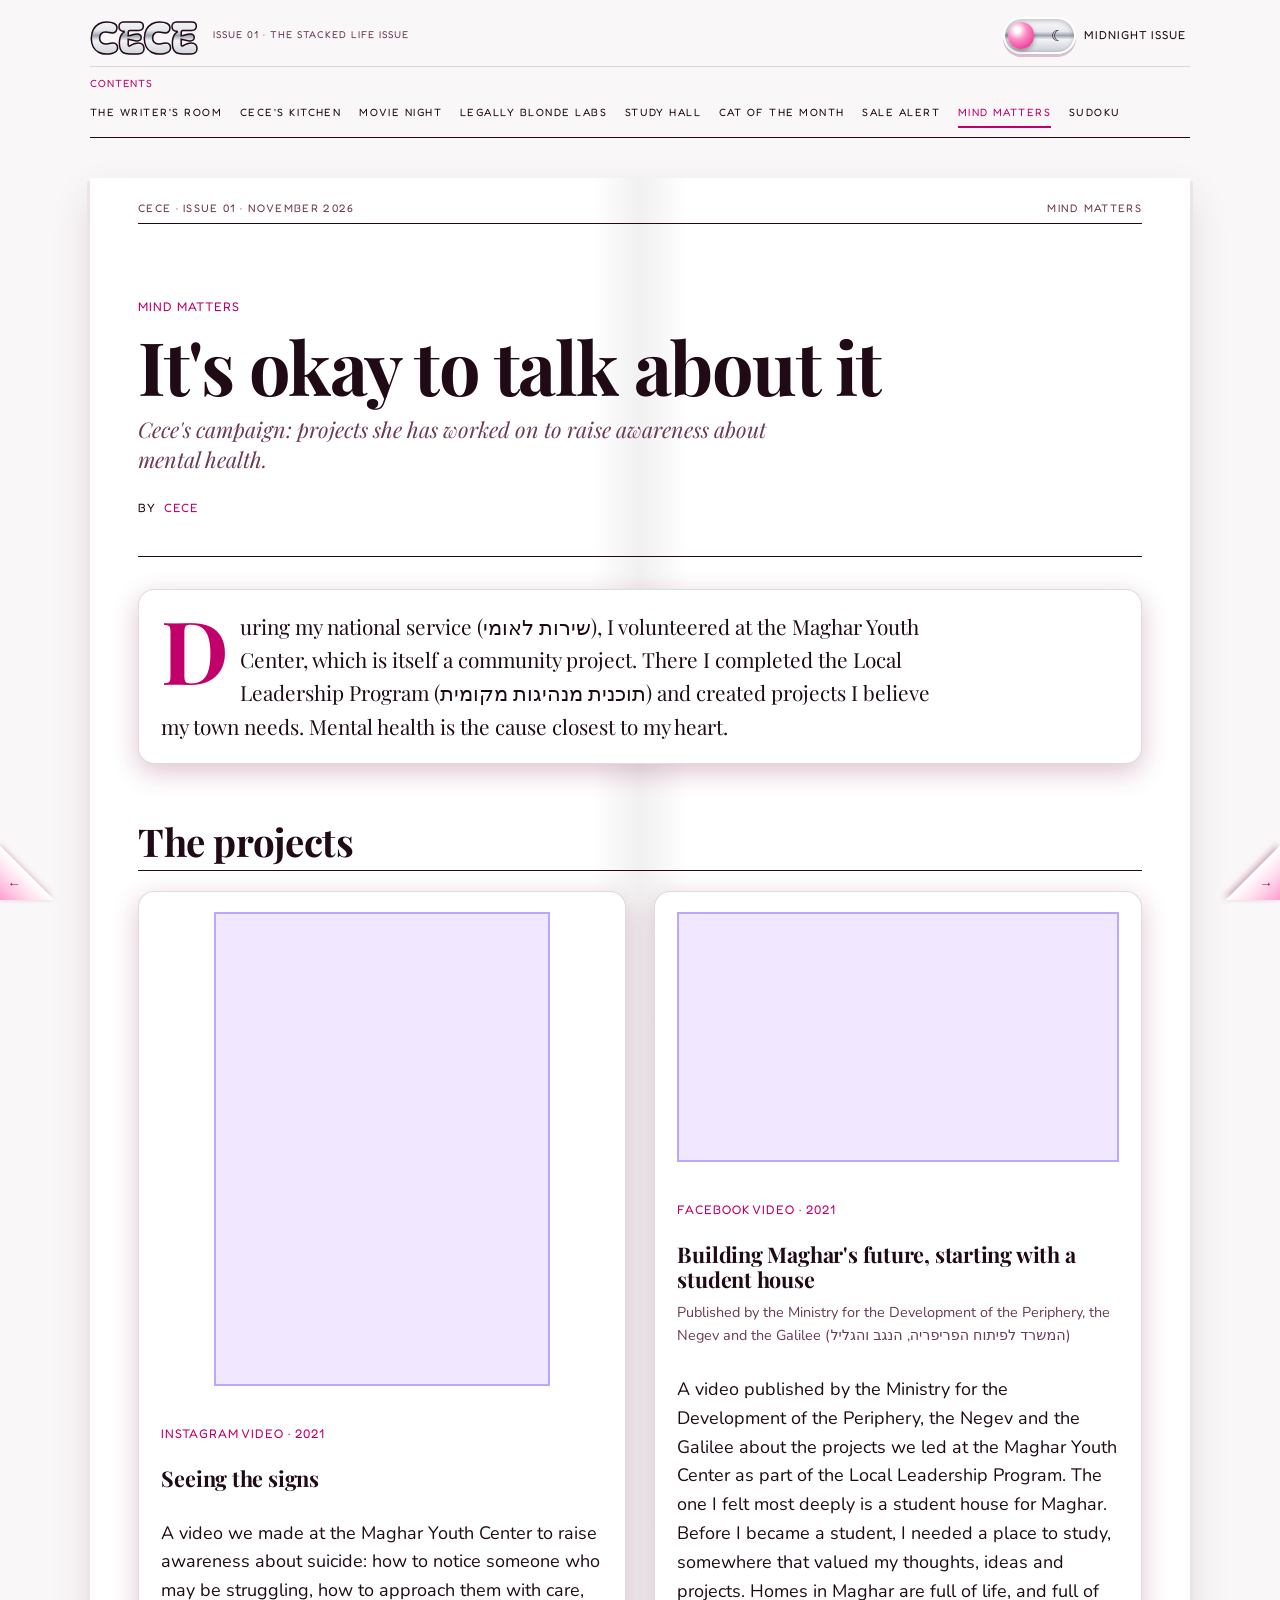
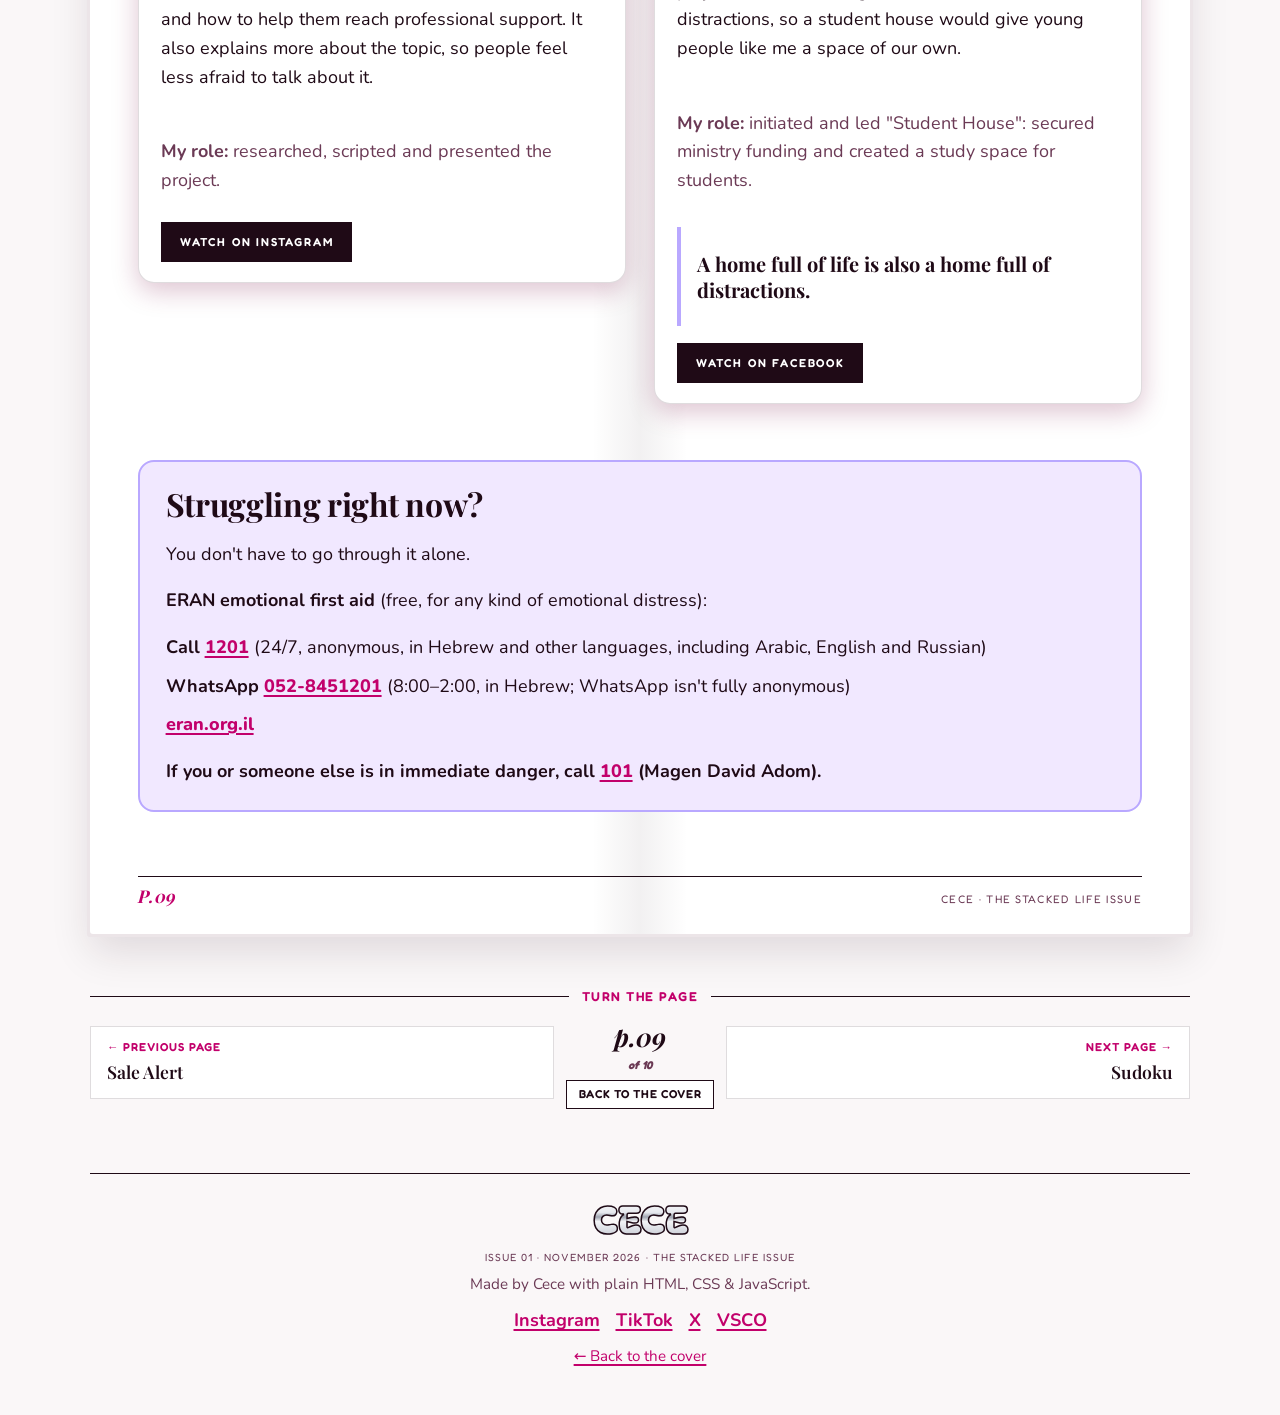
<file: mind.html>
<!DOCTYPE html>
<html lang="en">
<head>
  <!-- VERSION TAG: "?v=..." after each css/ and js/ file tells browsers to
       download a fresh copy. After changing a CSS or JS file, change the
       date in ALL of these links (on every page) so nobody sees an old mix. -->
  <meta charset="UTF-8">
  <meta name="viewport" content="width=device-width, initial-scale=1">
  <title>Mind Matters · CECE</title>
  <meta name="description" content="Cece's projects raising awareness about mental health, and where to find support.">
  <!-- Share preview: what shows when the link is posted on WhatsApp,
       Instagram, X, Facebook... (Open Graph and Twitter card tags).
       The image address must be a full web address, not a relative path. -->
  <meta property="og:site_name" content="CECE">
  <meta property="og:type" content="website">
  <meta property="og:title" content="Mind Matters · CECE">
  <meta property="og:description" content="Cece&#x27;s projects raising awareness about mental health, and where to find support.">
  <meta property="og:url" content="https://saraharaide.github.io/cecesblog/mind.html">
  <meta property="og:image" content="https://saraharaide.github.io/cecesblog/images/og-cover.jpg">
  <meta property="og:image:width" content="1200">
  <meta property="og:image:height" content="630">
  <meta property="og:image:alt" content="The cover of CECE, a pink chrome magazine with cover stories about writing, baking, movies, engineering and more">
  <meta name="twitter:card" content="summary_large_image">
  <meta name="twitter:title" content="Mind Matters · CECE">
  <meta name="twitter:description" content="Cece&#x27;s projects raising awareness about mental health, and where to find support.">
  <meta name="twitter:image" content="https://saraharaide.github.io/cecesblog/images/og-cover.jpg">
  <link rel="icon" href="images/decor/ladybug.svg" type="image/svg+xml">

  <!-- (Same <head> as every section page: see writing.html for the notes) -->
  <script src="js/theme.js?v=2026-11-17b"></script>
  <link rel="preconnect" href="https://fonts.googleapis.com">
  <link rel="preconnect" href="https://fonts.gstatic.com" crossorigin>
  <link rel="stylesheet" href="https://fonts.googleapis.com/css2?family=Bagel+Fat+One&family=Fredoka:wght@300..700&family=Gochi+Hand&family=Nunito:ital,wght@0,400..800;1,400..800&family=Playfair+Display:ital,wght@0,400..900;1,400..900&display=swap">
  <link rel="stylesheet" href="css/style.css?v=2026-11-17b">
  <link rel="stylesheet" href="css/spread.css?v=2026-11-17b">
  <!-- The editorial "real magazine" look: loaded last, so it wins.
       Delete this line to go back to the collage look. -->
  <link rel="stylesheet" href="css/editorial.css?v=2026-11-17b">
  <script src="js/main.js?v=2026-11-17b" defer></script>
</head>

<!-- class="page--calm": same magazine look, but softer. spread.css drops the
     tilts and pink offset shadows, and main.js skips the wandering ladybug,
     so this page reads warm and sincere. -->
<body class="page--calm">
  <a class="skip-link" href="#main">Skip to the story</a>

  <!-- ===== SHARED HEADER (aria-current="page" is on "Mind Matters") ===== -->
  <header class="site-header">
    <a class="site-header__logo chrome-text" href="index.html">CECE<span class="sr-only">, back to the cover</span></a>
    <p class="site-header__issue">Issue 01 · The Stacked Life Issue</p>
    <button class="contents-toggle" type="button" aria-expanded="false" aria-controls="site-nav">Contents</button>
    <div class="site-header__controls">
      <button class="ladybug-toggle" type="button" aria-pressed="true" title="Pause or wake up the wandering ladybug">
        <span class="sr-only">Wandering ladybug</span>
      </button>
      <button class="theme-switch" type="button" role="switch" aria-checked="false">
        <span class="theme-switch__track" aria-hidden="true"><span>☀</span><span>☾</span><span class="theme-switch__knob"></span></span>
        <span class="theme-switch__text">Midnight Issue</span>
      </button>
    </div>
    <nav class="site-nav" id="site-nav" aria-label="Contents">
      <p class="site-nav__label" aria-hidden="true">Contents</p>
      <ul class="site-nav__list">
        <li><a href="writing.html">The Writer's Room</a></li>
        <li><a href="kitchen.html">Cece's Kitchen</a></li>
        <li><a href="cinema.html">Movie Night</a></li>
        <li><a href="lab.html">Legally Blonde Labs</a></li>
        <li><a href="notes.html">Study Hall</a></li>
        <li><a href="cats.html">Cat of the Month</a></li>
        <li><a href="sales.html">Sale Alert</a></li>
        <li><a href="mind.html" aria-current="page">Mind Matters</a></li>
        <li><a href="sudoku.html">Sudoku</a></li>
      </ul>
    </nav>
  </header>

  <main id="main" class="spread">

    <!-- Running header across the top, like a printed magazine page:
         the magazine on the left page, the section on the right. -->
    <p class="running-head" aria-hidden="true"><span>CECE · Issue 01 · November 2026</span><span>Mind Matters</span></p>

    <!-- ===== SPREAD HEADER: no joke stickers on this page ===== -->
    <header class="spread__header spread__header--no-photo">
      <div>
        <p class="kicker">Mind Matters</p>
        <h1 class="spread__title">It's okay to talk about it</h1>
        <p class="spread__dek">Cece's campaign: projects she has worked on to raise awareness about mental health.</p>
        <p class="byline">by <strong>Cece</strong></p>
      </div>
    </header>

    <!-- ===== INTRODUCTION: Cece's own words, exactly as written in SPEC.md.
         lang="he" tells screen readers to read those words in Hebrew. ===== -->
    <div class="panel mind-intro">
      <p class="drop-cap">During my national service (<span lang="he">שירות לאומי</span>), I volunteered at the Maghar Youth Center, which is itself a community project. There I completed the Local Leadership Program (<span lang="he">תוכנית מנהיגות מקומית</span>) and created projects I believe my town needs. Mental health is the cause closest to my heart.</p>
    </div>

    <!-- =========================================================
         01 · THE PROJECTS
         Each card shows the video's own preview, using the official
         Instagram and Facebook embeds (an <iframe> = a little window that
         shows another website's player inside this page). Pressing play
         plays the video right there. The "Watch on ..." buttons stay
         as a backup in case a player doesn't load.
         ========================================================= -->
    <section class="spread__section" aria-labelledby="projects-heading">
      <h2 class="section-heading" id="projects-heading">The projects</h2>

      <div class="card-grid">
        <article class="card panel">
          <!-- Instagram's embed: the post's address + /embed/ -->
          <div class="video-embed video-embed--instagram">
            <iframe src="https://www.instagram.com/p/CVkyubkIB-t/embed/" title="Instagram video: Seeing the signs" loading="lazy" allowfullscreen></iframe>
          </div>
          <p class="kicker">Instagram video · 2021</p>
          <h3>Seeing the signs</h3>
          <p>A video we made at the Maghar Youth Center to raise awareness about suicide: how to notice someone who may be struggling, how to approach them with care, and how to help them reach professional support. It also explains more about the topic, so people feel less afraid to talk about it.</p>
          <!-- My role: from the CV on saraharaide.com -->
          <p class="project-role"><strong>My role:</strong> researched, scripted and presented the project.</p>
          <!-- (The tracking code from the end of the original link has been removed.) -->
          <a class="bubble-button" href="https://www.instagram.com/tv/CVkyubkIB-t/" target="_blank" rel="noopener">Watch on Instagram<span class="sr-only"> (opens in a new tab)</span></a>
        </article>

        <article class="card panel">
          <!-- Facebook's video player: href= is the video's address, written
               in "URL encoding" (: becomes %3A and / becomes %2F) -->
          <div class="video-embed video-embed--facebook">
            <iframe src="https://www.facebook.com/plugins/video.php?href=https%3A%2F%2Ffb.watch%2Fc4jh4nalEX%2F&amp;show_text=false" title="Facebook video: Building Maghar's future, starting with a student house" loading="lazy" allow="autoplay; clipboard-write; encrypted-media; picture-in-picture; web-share" allowfullscreen></iframe>
          </div>
          <p class="kicker">Facebook video · 2021</p>
          <h3>Building Maghar's future, starting with a student house</h3>
          <p class="project-publisher">Published by the Ministry for the Development of the Periphery, the Negev and the Galilee (<span lang="he">המשרד לפיתוח הפריפריה, הנגב והגליל</span>)</p>
          <p>A video published by the Ministry for the Development of the Periphery, the Negev and the Galilee about the projects we led at the Maghar Youth Center as part of the Local Leadership Program. The one I felt most deeply is a student house for Maghar. Before I became a student, I needed a place to study, somewhere that valued my thoughts, ideas and projects. Homes in Maghar are full of life, and full of distractions, so a student house would give young people like me a space of our own.</p>
          <!-- My role: from the CV on saraharaide.com -->
          <p class="project-role"><strong>My role:</strong> initiated and led "Student House": secured ministry funding and created a study space for students.</p>
          <!-- The pull quote for this card (from SPEC.md) -->
          <blockquote class="card-quote">
            <p>A home full of life is also a home full of distractions.</p>
          </blockquote>
          <a class="bubble-button" href="https://fb.watch/c4jh4nalEX/" target="_blank" rel="noopener">Watch on Facebook<span class="sr-only"> (opens in a new tab)</span></a>
        </article>
      </div>
    </section>

    <!-- =========================================================
         SUPPORT BOX (wording from SPEC.md)
         Details checked on 14 November 2026 on ERAN's own site.
         If they ever change, update them here.
         tel: links start a phone call on a phone; wa.me opens WhatsApp
         (972 = Israel's country code, the first 0 is dropped).
         ========================================================= -->
    <section class="spread__section" aria-labelledby="support-heading">
      <div class="support-box">
        <h2 id="support-heading">Struggling right now?</h2>
        <p>You don't have to go through it alone.</p>
        <p><strong>ERAN emotional first aid</strong> (free, for any kind of emotional distress):</p>
        <ul class="support-list">
          <li><strong>Call</strong> <a href="tel:1201">1201</a> (24/7, anonymous, in Hebrew and other languages, including Arabic, English and Russian)</li>
          <li><strong>WhatsApp</strong> <a href="https://wa.me/972528451201" target="_blank" rel="noopener">052-8451201<span class="sr-only"> (opens WhatsApp)</span></a> (8:00–2:00, in Hebrew; WhatsApp isn't fully anonymous)</li>
          <li><a href="https://www.eran.org.il/" target="_blank" rel="noopener">eran.org.il<span class="sr-only"> (opens in a new tab)</span></a></li>
        </ul>
        <p class="support-box__urgent">If you or someone else is in immediate danger, call <a href="tel:101">101</a> (Magen David Adom).</p>
      </div>
    </section>

    <!-- Folios: the page numbers at the bottom corners of the spread -->
    <p class="folio" aria-hidden="true"><span>p.09</span><span>CECE · The Stacked Life Issue</span></p>

  </main>

  <!-- =========================================================
       FLIP THROUGH THE MAGAZINE: previous page · page number · next page.
       The ← and → arrow keys flip pages too (main.js). The two folded
       corners at the bottom of the screen do the same for mouse users,
       so they're hidden from screen readers (the bar already says it).
       ========================================================= -->
  <nav class="page-flip" aria-labelledby="turn-heading">
    <h2 class="page-flip__heading" id="turn-heading">Turn the page</h2>
    <a class="page-flip__link page-flip__link--prev" href="sales.html" rel="prev">
      <span class="page-flip__label"><span aria-hidden="true">←</span> Previous page</span>
      <span class="page-flip__title">Sale Alert</span>
    </a>
    <div class="page-flip__middle">
      <p class="page-flip__folio">p.09 <span>of 10</span></p>
      <a class="page-flip__cover" href="index.html">Back to the cover</a>
    </div>
    <a class="page-flip__link page-flip__link--next" href="sudoku.html" rel="next">
      <span class="page-flip__label">Next page <span aria-hidden="true">→</span></span>
      <span class="page-flip__title">Sudoku</span>
    </a>
  </nav>
  <a class="page-corner page-corner--prev" href="sales.html" title="Previous page" aria-hidden="true" tabindex="-1"></a>
  <a class="page-corner page-corner--next" href="sudoku.html" title="Next page" aria-hidden="true" tabindex="-1"></a>

  <!-- ===== SHARED FOOTER ===== -->
  <footer class="site-footer">
    <hr class="ladybug-divider">
    <a class="site-footer__logo chrome-text" href="index.html">CECE<span class="sr-only">, back to the cover</span></a>
    <p class="site-footer__issue">Issue 01 · November 2026 · The Stacked Life Issue</p>
    <p>Made by Cece with plain HTML, CSS &amp; JavaScript.</p>
    <!-- Cece's accounts (from saraharaide.com) -->
    <ul class="site-footer__social">
      <li><a href="https://www.instagram.com/cece_once_said" target="_blank" rel="noopener">Instagram<span class="sr-only"> (opens in a new tab)</span></a></li>
      <li><a href="https://www.tiktok.com/@cece_once_said" target="_blank" rel="noopener">TikTok<span class="sr-only"> (opens in a new tab)</span></a></li>
      <li><a href="https://x.com/cece_once_said" target="_blank" rel="noopener">X<span class="sr-only"> (opens in a new tab)</span></a></li>
      <li><a href="https://vsco.co/cecesdigitlphotos" target="_blank" rel="noopener">VSCO<span class="sr-only"> (opens in a new tab)</span></a></li>
    </ul>
    <p><a href="index.html">← Back to the cover</a></p>
  </footer>
</body>
</html>
</file>
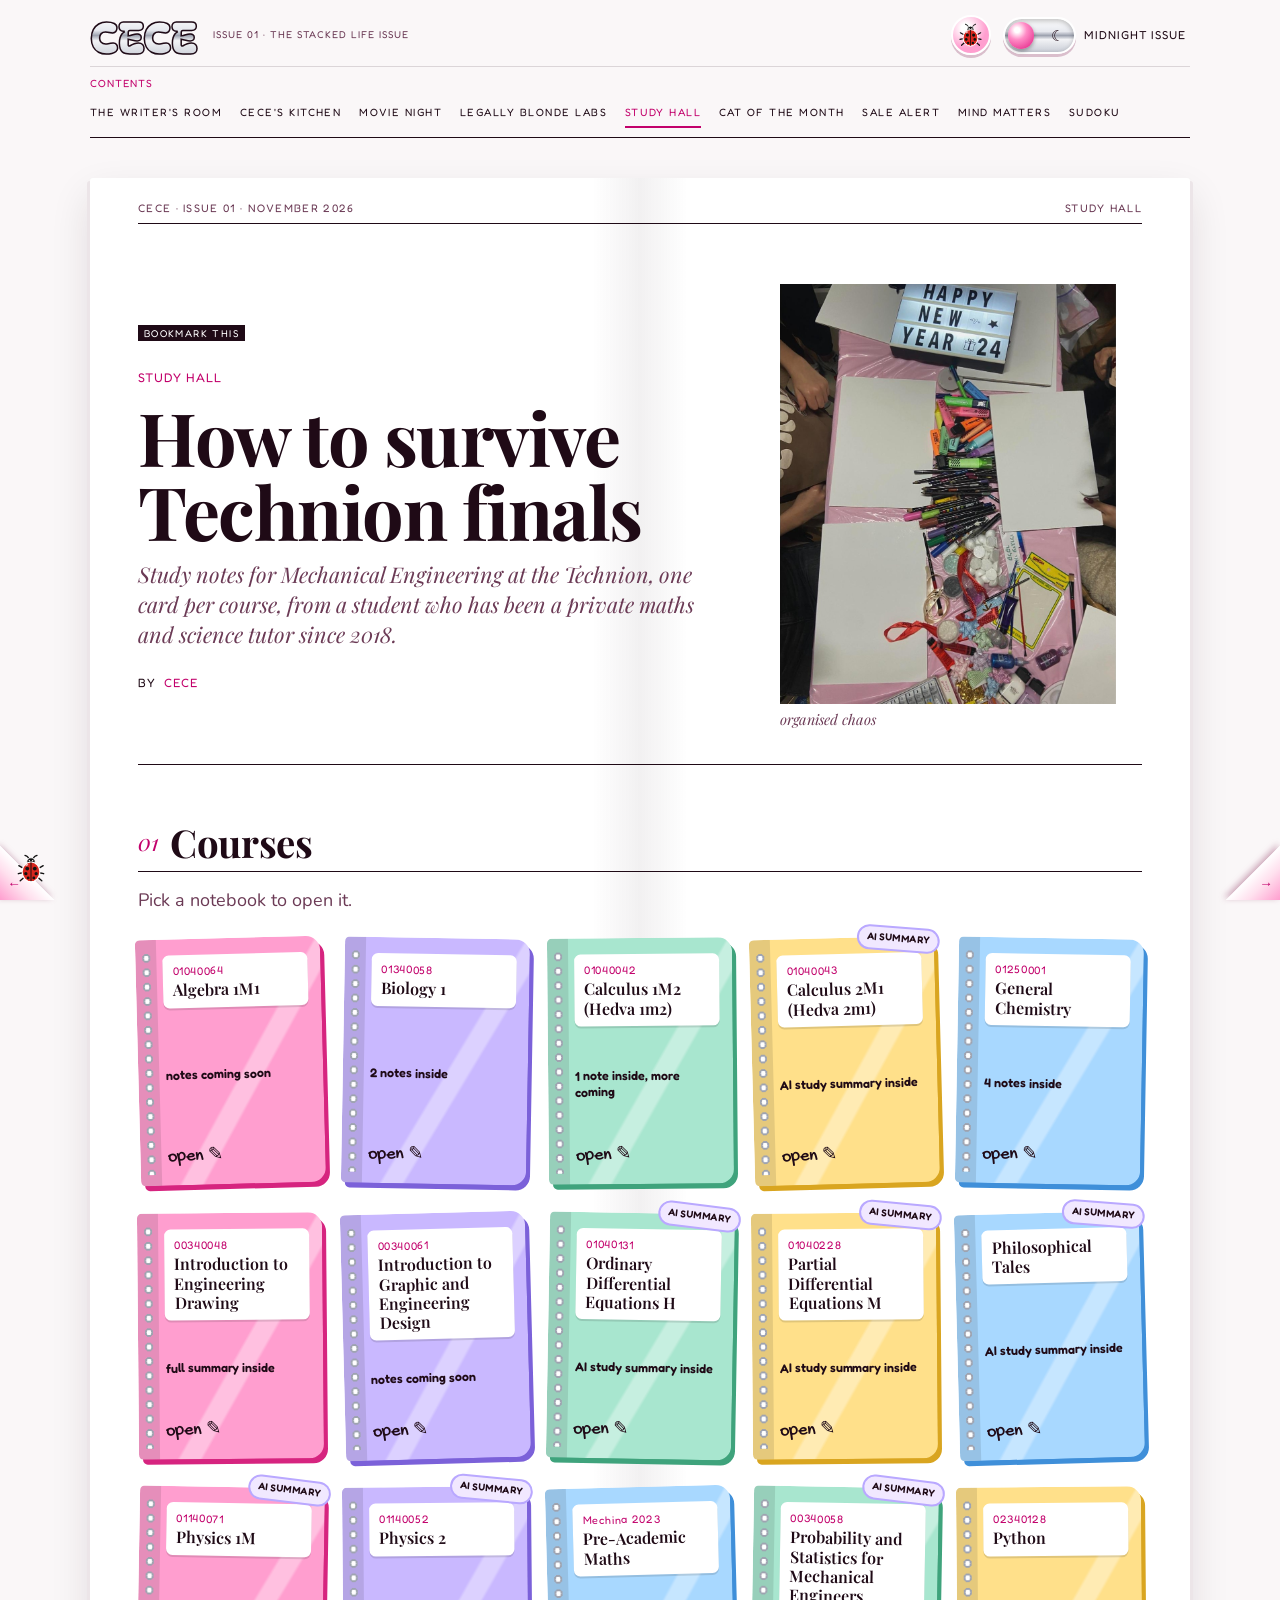
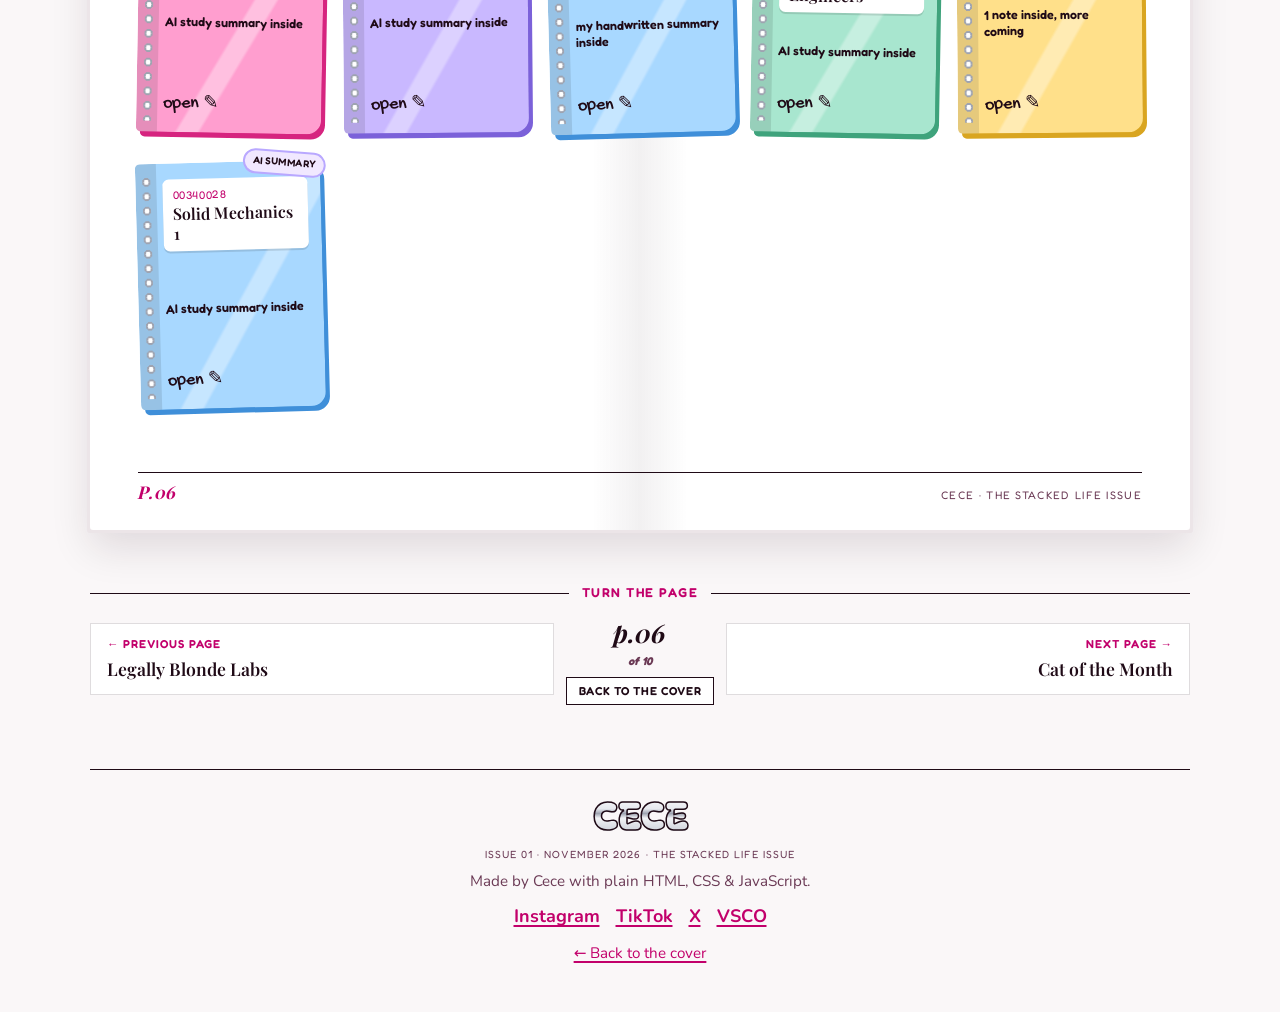
<file: notes.html>
<!DOCTYPE html>
<html lang="en">
<head>
  <!-- VERSION TAG: "?v=..." after each css/ and js/ file tells browsers to
       download a fresh copy. After changing a CSS or JS file, change the
       date in ALL of these links (on every page) so nobody sees an old mix. -->
  <meta charset="UTF-8">
  <meta name="viewport" content="width=device-width, initial-scale=1">
  <title>Study Hall · CECE</title>
  <meta name="description" content="Cece's study notes for Mechanical Engineering courses at the Technion.">
  <!-- Share preview: what shows when the link is posted on WhatsApp,
       Instagram, X, Facebook... (Open Graph and Twitter card tags).
       The image address must be a full web address, not a relative path. -->
  <meta property="og:site_name" content="CECE">
  <meta property="og:type" content="website">
  <meta property="og:title" content="Study Hall · CECE">
  <meta property="og:description" content="Cece&#x27;s study notes for Mechanical Engineering courses at the Technion.">
  <meta property="og:url" content="https://saraharaide.github.io/cecesblog/notes.html">
  <meta property="og:image" content="https://saraharaide.github.io/cecesblog/images/og-cover.jpg">
  <meta property="og:image:width" content="1200">
  <meta property="og:image:height" content="630">
  <meta property="og:image:alt" content="The cover of CECE, a pink chrome magazine with cover stories about writing, baking, movies, engineering and more">
  <meta name="twitter:card" content="summary_large_image">
  <meta name="twitter:title" content="Study Hall · CECE">
  <meta name="twitter:description" content="Cece&#x27;s study notes for Mechanical Engineering courses at the Technion.">
  <meta name="twitter:image" content="https://saraharaide.github.io/cecesblog/images/og-cover.jpg">
  <link rel="icon" href="images/decor/ladybug.svg" type="image/svg+xml">

  <!-- (Same <head> as every section page: see writing.html for the notes) -->
  <script src="js/theme.js?v=2026-11-17b"></script>
  <link rel="preconnect" href="https://fonts.googleapis.com">
  <link rel="preconnect" href="https://fonts.gstatic.com" crossorigin>
  <link rel="stylesheet" href="https://fonts.googleapis.com/css2?family=Bagel+Fat+One&family=Fredoka:wght@300..700&family=Gochi+Hand&family=Nunito:ital,wght@0,400..800;1,400..800&family=Playfair+Display:ital,wght@0,400..900;1,400..900&display=swap">
  <link rel="stylesheet" href="css/style.css?v=2026-11-17b">
  <link rel="stylesheet" href="css/spread.css?v=2026-11-17b">
  <!-- The editorial "real magazine" look: loaded last, so it wins.
       Delete this line to go back to the collage look. -->
  <link rel="stylesheet" href="css/editorial.css?v=2026-11-17b">
  <script src="js/main.js?v=2026-11-17b" defer></script>
</head>

<body>
  <a class="skip-link" href="#main">Skip to the story</a>

  <!-- ===== SHARED HEADER (aria-current="page" is on "Study Hall") ===== -->
  <header class="site-header">
    <a class="site-header__logo chrome-text" href="index.html">CECE<span class="sr-only">, back to the cover</span></a>
    <p class="site-header__issue">Issue 01 · The Stacked Life Issue</p>
    <button class="contents-toggle" type="button" aria-expanded="false" aria-controls="site-nav">Contents</button>
    <div class="site-header__controls">
      <button class="ladybug-toggle" type="button" aria-pressed="true" title="Pause or wake up the wandering ladybug">
        <span class="sr-only">Wandering ladybug</span>
      </button>
      <button class="theme-switch" type="button" role="switch" aria-checked="false">
        <span class="theme-switch__track" aria-hidden="true"><span>☀</span><span>☾</span><span class="theme-switch__knob"></span></span>
        <span class="theme-switch__text">Midnight Issue</span>
      </button>
    </div>
    <nav class="site-nav" id="site-nav" aria-label="Contents">
      <p class="site-nav__label" aria-hidden="true">Contents</p>
      <ul class="site-nav__list">
        <li><a href="writing.html">The Writer's Room</a></li>
        <li><a href="kitchen.html">Cece's Kitchen</a></li>
        <li><a href="cinema.html">Movie Night</a></li>
        <li><a href="lab.html">Legally Blonde Labs</a></li>
        <li><a href="notes.html" aria-current="page">Study Hall</a></li>
        <li><a href="cats.html">Cat of the Month</a></li>
        <li><a href="sales.html">Sale Alert</a></li>
        <li><a href="mind.html">Mind Matters</a></li>
        <li><a href="sudoku.html">Sudoku</a></li>
      </ul>
    </nav>
  </header>

  <main id="main" class="spread">

    <!-- Running header across the top, like a printed magazine page:
         the magazine on the left page, the section on the right. -->
    <p class="running-head" aria-hidden="true"><span>CECE · Issue 01 · November 2026</span><span>Study Hall</span></p>

    <!-- ===== SPREAD HEADER ===== -->
    <header class="spread__header">
      <div>
        <span class="sticker spread__sticker">Bookmark this</span>
        <p class="kicker">Study Hall</p>
        <h1 class="spread__title">How to survive Technion finals</h1>
        <p class="spread__dek">Study notes for Mechanical Engineering at the Technion, one card per course, from a student who has been a private maths and science tutor since 2018.</p>
        <p class="byline">by <strong>Cece</strong></p>
      </div>

      <figure class="photo polaroid taped spread__hero">
        <div class="photo__frame">
          <img src="images/study-desk.jpg" alt="A table covered in markers, paper and craft supplies under a 'Happy New Year 24' lightbox">
        </div>
        <figcaption class="photo__caption">organised chaos</figcaption>
      </figure>

      <img class="doodle spread__doodle--a twinkle" src="images/decor/star.svg" alt="">
      <img class="doodle spread__doodle--b" src="images/decor/flip-phone.svg" alt="">
    </header>

    <!-- =========================================================
         01 · COURSES: one index card per course (courses.md + study-files.md).
         - Courses with an "AI-assisted summary" badge link to a study summary
           written with Claude; the PDFs are in notes/<course>/. Each of those
           links also carries a small "AI-assisted summary" label of its own.
           Cece's own notes have no label.
         - Your own notes say "PDF coming soon" until you export them: put each
           PDF at the path in the comment above it, then swap the line as shown.
         - "download" on a link makes the browser download the file.
         To add topics to a card later, put this above its notes heading:
           <h4>Topics</h4>
           <ul class="ladybug-list"><li>First topic</li><li>Second topic</li></ul>
         ⚠ The site is public: link ONLY notes you wrote yourself, never
         lecturers' slides, tutorials, course books, homework sheets or exams.
         ========================================================= -->
    <section class="spread__section" aria-labelledby="courses-heading">
      <h2 class="section-heading" id="courses-heading"><span class="section-heading__number">01</span> Courses</h2>

      <p class="section-intro">Pick a notebook to open it.</p>

      <!-- The shelf. Each <details> is one notebook: the <summary> is its cover
           (click, tap or press Enter to open it) and the rest is what's inside.
           name="course" on all of them = only one notebook open at a time. -->
      <div class="notebook-shelf">
        <details class="notebook notebook--c1" name="course">
          <summary class="notebook__cover">
            <span class="notebook__label">
              <span class="notebook__number">01040064</span>
              <span class="notebook__name">Algebra 1M1</span>
            </span>
            <span class="notebook__count">notes coming soon</span>
            <span class="notebook__hint" aria-hidden="true"><span class="notebook__hint-open">open ✎</span><span class="notebook__hint-close">close ✕</span></span>
          </summary>
          <div class="notebook__pages">
            <div class="notebook__page notebook__page--left">
              <p class="kicker">01040064</p>
              <h3>Algebra 1M1</h3>
              <p class="notebook__about">My own notes from this course.</p>
            </div>
            <div class="notebook__page notebook__page--right">
              <h4 class="kicker">My notes</h4>
              <!-- The algebra files in Drive (definitions and theorems tables by
                   Aliza Malek, and a Heshbonia booklet) are other people's work,
                   so they stay private. Add your own notes here as you export them. -->
              <ul class="ladybug-list notes-list">
                <li>Notes coming soon</li>
              </ul>
            </div>
          </div>
        </details>

        <details class="notebook notebook--c2" name="course">
          <summary class="notebook__cover">
            <span class="notebook__label">
              <span class="notebook__number">01340058</span>
              <span class="notebook__name">Biology 1</span>
            </span>
            <span class="notebook__count">2 notes inside</span>
            <span class="notebook__hint" aria-hidden="true"><span class="notebook__hint-open">open ✎</span><span class="notebook__hint-close">close ✕</span></span>
          </summary>
          <div class="notebook__pages">
            <div class="notebook__page notebook__page--left">
              <p class="kicker">01340058</p>
              <h3>Biology 1</h3>
              <p class="notebook__about">My own notes from this course.</p>
            </div>
            <div class="notebook__page notebook__page--right">
              <h4 class="kicker">My notes</h4>
              <ul class="ladybug-list notes-list">
                <li><a href="notes/biology-1/biology-detailed-notes.pdf" download>Detailed notes</a> <span class="file-info">PDF, 96 pages, 335 KB</span></li>
                <li><a href="notes/biology-1/biology-summary.pdf" download>Short summary</a> <span class="file-info">PDF, 35 pages, 150 KB</span></li>
              </ul>
            </div>
          </div>
        </details>

        <details class="notebook notebook--c3" name="course">
          <summary class="notebook__cover">
            <span class="notebook__label">
              <span class="notebook__number">01040042</span>
              <span class="notebook__name">Calculus 1M2 (Hedva 1m2)</span>
            </span>
            <span class="notebook__count">1 note inside, more coming</span>
            <span class="notebook__hint" aria-hidden="true"><span class="notebook__hint-open">open ✎</span><span class="notebook__hint-close">close ✕</span></span>
          </summary>
          <div class="notebook__pages">
            <div class="notebook__page notebook__page--left">
              <p class="kicker">01040042</p>
              <h3>Calculus 1M2 (Hedva 1m2)</h3>
              <p class="notebook__about">My own notes from this course.</p>
            </div>
            <div class="notebook__page notebook__page--right">
              <h4 class="kicker">My notes</h4>
              <ul class="ladybug-list notes-list">
                <!-- The cheat sheet has a corrected formula pasted on top, and
                     "Important functions" is handwritten: export both from
                     Notability (Share → Export → PDF). The series summary and the
                     trig review were too big to fetch from Drive. Comparison tests,
                     series notes, theorems and proofs and midterm prep are
                     "Mathematics" tutoring booklets, so they're not listed. -->
                <li><a href="notes/calculus-1m2/calculus-algorithm-guide.pdf" download>Step-by-step problem-solving guide</a> <span class="file-info">PDF, 21 pages, 77 KB</span></li>
                <!-- when the PDF is in notes/, swap the next line for:
                     <li><a href="notes/calculus-1m2/calculus-cheat-sheet.pdf" download>Cheat sheet (Hebrew)</a> <span class="file-info">PDF</span></li> -->
                <li>Cheat sheet (Hebrew) <span class="file-info">PDF coming soon</span></li>
                <!-- when the PDF is in notes/, swap the next line for:
                     <li><a href="notes/calculus-1m2/important-functions.pdf" download>Important functions</a> <span class="file-info">PDF</span></li> -->
                <li>Important functions <span class="file-info">PDF coming soon</span></li>
                <!-- when the PDF is in notes/, swap the next line for:
                     <li><a href="notes/calculus-1m2/series-summary.pdf" download>Series: full summary</a> <span class="file-info">PDF</span></li> -->
                <li>Series: full summary <span class="file-info">PDF coming soon</span></li>
                <!-- when the PDF is in notes/, swap the next line for:
                     <li><a href="notes/calculus-1m2/trig-review.pdf" download>Trigonometry review</a> <span class="file-info">PDF</span></li> -->
                <li>Trigonometry review <span class="file-info">PDF coming soon</span></li>
              </ul>
            </div>
          </div>
        </details>

        <details class="notebook notebook--c4" name="course">
          <summary class="notebook__cover">
            <span class="notebook__label">
              <span class="notebook__number">01040043</span>
              <span class="notebook__name">Calculus 2M1 (Hedva 2m1)</span>
            </span>
            <span class="notebook__badge">AI summary</span>
            <span class="notebook__count">AI study summary inside</span>
            <span class="notebook__hint" aria-hidden="true"><span class="notebook__hint-open">open ✎</span><span class="notebook__hint-close">close ✕</span></span>
          </summary>
          <div class="notebook__pages">
            <div class="notebook__page notebook__page--left">
              <p class="kicker">01040043</p>
              <h3>Calculus 2M1 (Hedva 2m1)</h3>
              <p class="badge badge--ai">AI-assisted summary</p>
              <p class="notebook__about">A study summary written with Claude (AI), following the course syllabus.</p>
            </div>
            <div class="notebook__page notebook__page--right">
              <h4 class="kicker">Study summary</h4>
              <ul class="ladybug-list notes-list">
                <li><a href="notes/calculus-2m1/calculus-2m1-summary.pdf" download>Study summary</a> <span class="badge badge--ai badge--small">AI-assisted summary</span> <span class="file-info">PDF, 56 KB</span></li>
              </ul>
            </div>
          </div>
        </details>

        <details class="notebook notebook--c5" name="course">
          <summary class="notebook__cover">
            <span class="notebook__label">
              <span class="notebook__number">01250001</span>
              <span class="notebook__name">General Chemistry</span>
            </span>
            <span class="notebook__count">4 notes inside</span>
            <span class="notebook__hint" aria-hidden="true"><span class="notebook__hint-open">open ✎</span><span class="notebook__hint-close">close ✕</span></span>
          </summary>
          <div class="notebook__pages">
            <div class="notebook__page notebook__page--left">
              <p class="kicker">01250001</p>
              <h3>General Chemistry</h3>
              <p class="notebook__about">My own notes from this course.</p>
            </div>
            <div class="notebook__page notebook__page--right">
              <h4 class="kicker">My notes</h4>
              <ul class="ladybug-list notes-list">
                <li><a href="notes/general-chemistry/chemistry-cheat-sheet-english.pdf" download>Cheat sheet (English)</a> <span class="file-info">PDF, 6 pages, 93 KB</span></li>
                <li><a href="notes/general-chemistry/chemistry-cheat-sheet-hebrew.pdf" download>Cheat sheet (Hebrew)</a> <span class="file-info">PDF, 8 pages, 72 KB</span></li>
                <li><a href="notes/general-chemistry/chemistry-final-summary.pdf" download>Final summary (English)</a> <span class="file-info">PDF, 68 pages, 846 KB</span></li>
                <li><a href="notes/general-chemistry/ph-cheat-sheet.pdf" download>pH cheat sheet</a> <span class="file-info">PDF, 1 page</span></li>
              </ul>
            </div>
          </div>
        </details>

        <details class="notebook notebook--c1" name="course">
          <summary class="notebook__cover">
            <span class="notebook__label">
              <span class="notebook__number">00340048</span>
              <span class="notebook__name">Introduction to Engineering Drawing</span>
            </span>
            <span class="notebook__count">full summary inside</span>
            <span class="notebook__hint" aria-hidden="true"><span class="notebook__hint-open">open ✎</span><span class="notebook__hint-close">close ✕</span></span>
          </summary>
          <div class="notebook__pages">
            <div class="notebook__page notebook__page--left">
              <p class="kicker">00340048</p>
              <h3>Introduction to Engineering Drawing</h3>
              <p class="notebook__about">My own full course summary. It's a big file, so it lives on Google Drive.</p>
            </div>
            <div class="notebook__page notebook__page--right">
              <h4 class="kicker">My notes</h4>
              <ul class="ladybug-list notes-list">
                <!-- Too big for GitHub, so it lives on Google Drive (sharing: anyone with the link can view) -->
                <li><a href="https://drive.google.com/file/d/1-5K6Bc5upHf3h2hQ6PfS8jOVmSpEVkGM/view" target="_blank" rel="noopener">My full course summary</a> <span class="file-info">Google Drive<span class="sr-only">, opens in a new tab</span></span></li>
              </ul>
            </div>
          </div>
        </details>

        <details class="notebook notebook--c2" name="course">
          <summary class="notebook__cover">
            <span class="notebook__label">
              <span class="notebook__number">00340061</span>
              <span class="notebook__name">Introduction to Graphic and Engineering Design</span>
            </span>
            <span class="notebook__count">notes coming soon</span>
            <span class="notebook__hint" aria-hidden="true"><span class="notebook__hint-open">open ✎</span><span class="notebook__hint-close">close ✕</span></span>
          </summary>
          <div class="notebook__pages">
            <div class="notebook__page notebook__page--left">
              <p class="kicker">00340061</p>
              <h3>Introduction to Graphic and Engineering Design</h3>
              <p class="notebook__about">My notes from this course will be here soon.</p>
            </div>
            <div class="notebook__page notebook__page--right">
              <h4 class="kicker">My notes</h4>
              <ul class="ladybug-list notes-list">
                <!-- Held back: these labs are graded work. Check the course rules first;
                     if sharing is allowed, add them like this:
                     <li><a href="notes/graphic-engineering-design/design-lab-1.pdf" download>Lab 1</a> <span class="file-info">PDF</span></li>
                     <li><a href="notes/graphic-engineering-design/design-lab-2.pdf" download>Lab 2</a> <span class="file-info">PDF</span></li>
                -->
                <li>Notes coming soon</li>
              </ul>
            </div>
          </div>
        </details>

        <details class="notebook notebook--c3" name="course">
          <summary class="notebook__cover">
            <span class="notebook__label">
              <span class="notebook__number">01040131</span>
              <span class="notebook__name">Ordinary Differential Equations H</span>
            </span>
            <span class="notebook__badge">AI summary</span>
            <span class="notebook__count">AI study summary inside</span>
            <span class="notebook__hint" aria-hidden="true"><span class="notebook__hint-open">open ✎</span><span class="notebook__hint-close">close ✕</span></span>
          </summary>
          <div class="notebook__pages">
            <div class="notebook__page notebook__page--left">
              <p class="kicker">01040131</p>
              <h3>Ordinary Differential Equations H</h3>
              <p class="badge badge--ai">AI-assisted summary</p>
              <p class="notebook__about">A study summary written with Claude (AI), following the course syllabus.</p>
            </div>
            <div class="notebook__page notebook__page--right">
              <h4 class="kicker">Study summary</h4>
              <ul class="ladybug-list notes-list">
                <li><a href="notes/ordinary-differential-equations/ode-summary.pdf" download>Study summary</a> <span class="badge badge--ai badge--small">AI-assisted summary</span> <span class="file-info">PDF, 57 KB</span></li>
              </ul>
            </div>
          </div>
        </details>

        <details class="notebook notebook--c4" name="course">
          <summary class="notebook__cover">
            <span class="notebook__label">
              <span class="notebook__number">01040228</span>
              <span class="notebook__name">Partial Differential Equations M</span>
            </span>
            <span class="notebook__badge">AI summary</span>
            <span class="notebook__count">AI study summary inside</span>
            <span class="notebook__hint" aria-hidden="true"><span class="notebook__hint-open">open ✎</span><span class="notebook__hint-close">close ✕</span></span>
          </summary>
          <div class="notebook__pages">
            <div class="notebook__page notebook__page--left">
              <p class="kicker">01040228</p>
              <h3>Partial Differential Equations M</h3>
              <p class="badge badge--ai">AI-assisted summary</p>
              <p class="notebook__about">A study summary written with Claude (AI), following the course syllabus.</p>
            </div>
            <div class="notebook__page notebook__page--right">
              <h4 class="kicker">Study summary</h4>
              <ul class="ladybug-list notes-list">
                <li><a href="notes/partial-differential-equations/pde-summary.pdf" download>Study summary</a> <span class="badge badge--ai badge--small">AI-assisted summary</span> <span class="file-info">PDF, 55 KB</span></li>
              </ul>
            </div>
          </div>
        </details>

        <details class="notebook notebook--c5" name="course">
          <summary class="notebook__cover">
            <span class="notebook__label">
              <span class="notebook__name">Philosophical Tales</span>
            </span>
            <span class="notebook__badge">AI summary</span>
            <span class="notebook__count">AI study summary inside</span>
            <span class="notebook__hint" aria-hidden="true"><span class="notebook__hint-open">open ✎</span><span class="notebook__hint-close">close ✕</span></span>
          </summary>
          <div class="notebook__pages">
            <div class="notebook__page notebook__page--left">
              <h3>Philosophical Tales</h3>
              <p class="badge badge--ai">AI-assisted summary</p>
              <p class="notebook__about">A study summary written with Claude (AI), following the course syllabus.</p>
            </div>
            <div class="notebook__page notebook__page--right">
              <h4 class="kicker">Study summary</h4>
              <ul class="ladybug-list notes-list">
                <li><a href="notes/philosophical-tales/philosophical-tales-summary.pdf" download>Study summary</a> <span class="badge badge--ai badge--small">AI-assisted summary</span> <span class="file-info">PDF, 43 KB</span></li>
              </ul>
            </div>
          </div>
        </details>

        <details class="notebook notebook--c1" name="course">
          <summary class="notebook__cover">
            <span class="notebook__label">
              <span class="notebook__number">01140071</span>
              <span class="notebook__name">Physics 1M</span>
            </span>
            <span class="notebook__badge">AI summary</span>
            <span class="notebook__count">AI study summary inside</span>
            <span class="notebook__hint" aria-hidden="true"><span class="notebook__hint-open">open ✎</span><span class="notebook__hint-close">close ✕</span></span>
          </summary>
          <div class="notebook__pages">
            <div class="notebook__page notebook__page--left">
              <p class="kicker">01140071</p>
              <h3>Physics 1M</h3>
              <p class="badge badge--ai">AI-assisted summary</p>
              <p class="notebook__about">A study summary written with Claude (AI), following the course syllabus.</p>
            </div>
            <div class="notebook__page notebook__page--right">
              <h4 class="kicker">Study summary</h4>
              <ul class="ladybug-list notes-list">
                <li><a href="notes/physics-1m/physics-1m-summary.pdf" download>Study summary</a> <span class="badge badge--ai badge--small">AI-assisted summary</span> <span class="file-info">PDF, 56 KB</span></li>
              </ul>
            </div>
          </div>
        </details>

        <details class="notebook notebook--c2" name="course">
          <summary class="notebook__cover">
            <span class="notebook__label">
              <span class="notebook__number">01140052</span>
              <span class="notebook__name">Physics 2</span>
            </span>
            <span class="notebook__badge">AI summary</span>
            <span class="notebook__count">AI study summary inside</span>
            <span class="notebook__hint" aria-hidden="true"><span class="notebook__hint-open">open ✎</span><span class="notebook__hint-close">close ✕</span></span>
          </summary>
          <div class="notebook__pages">
            <div class="notebook__page notebook__page--left">
              <p class="kicker">01140052</p>
              <h3>Physics 2</h3>
              <p class="badge badge--ai">AI-assisted summary</p>
              <p class="notebook__about">A study summary written with Claude (AI), following the course syllabus.</p>
            </div>
            <div class="notebook__page notebook__page--right">
              <h4 class="kicker">Study summary</h4>
              <ul class="ladybug-list notes-list">
                <li><a href="notes/physics-2/physics-2-summary.pdf" download>Study summary</a> <span class="badge badge--ai badge--small">AI-assisted summary</span> <span class="file-info">PDF, 60 KB</span></li>
              </ul>
            </div>
          </div>
        </details>

        <!-- Before the Technion: the pre-academic preparatory year (mechina).
             The PDF is Cece's own handwritten summary; it's too big for GitHub,
             so it stays on Google Drive (sharing: anyone with the link can view). -->
        <details class="notebook notebook--c5" name="course">
          <summary class="notebook__cover">
            <span class="notebook__label">
              <span class="notebook__number">Mechina 2023</span>
              <span class="notebook__name">Pre-Academic Maths</span>
            </span>
            <span class="notebook__count">my handwritten summary inside</span>
            <span class="notebook__hint" aria-hidden="true"><span class="notebook__hint-open">open ✎</span><span class="notebook__hint-close">close ✕</span></span>
          </summary>
          <div class="notebook__pages">
            <div class="notebook__page notebook__page--left">
              <p class="kicker">Mechina 2023</p>
              <h3>Pre-Academic Maths</h3>
              <p class="notebook__about">From my year at the Technion's pre-academic preparatory school, before the degree started: my own summary of both semesters of maths, in Hebrew.</p>
            </div>
            <div class="notebook__page notebook__page--right">
              <h4 class="kicker">My notes</h4>
              <ul class="ladybug-list notes-list">
                <li><a href="https://drive.google.com/file/d/1pt-zW0pMDoXP5RjtIabDGCak4LcEO7LR/view" target="_blank" rel="noopener">Maths summary, semesters 1 and 2</a> <span class="file-info">Google Drive, 11 MB<span class="sr-only">, opens in a new tab</span></span></li>
              </ul>
            </div>
          </div>
        </details>

        <details class="notebook notebook--c3" name="course">
          <summary class="notebook__cover">
            <span class="notebook__label">
              <span class="notebook__number">00340058</span>
              <span class="notebook__name">Probability and Statistics for Mechanical Engineers</span>
            </span>
            <span class="notebook__badge">AI summary</span>
            <span class="notebook__count">AI study summary inside</span>
            <span class="notebook__hint" aria-hidden="true"><span class="notebook__hint-open">open ✎</span><span class="notebook__hint-close">close ✕</span></span>
          </summary>
          <div class="notebook__pages">
            <div class="notebook__page notebook__page--left">
              <p class="kicker">00340058</p>
              <h3>Probability and Statistics for Mechanical Engineers</h3>
              <p class="badge badge--ai">AI-assisted summary</p>
              <p class="notebook__about">A study summary written with Claude (AI), following the course syllabus.</p>
            </div>
            <div class="notebook__page notebook__page--right">
              <h4 class="kicker">Study summary</h4>
              <ul class="ladybug-list notes-list">
                <li><a href="notes/probability-statistics/probability-statistics-summary.pdf" download>Study summary</a> <span class="badge badge--ai badge--small">AI-assisted summary</span> <span class="file-info">PDF, 68 KB</span></li>
              </ul>
            </div>
          </div>
        </details>

        <details class="notebook notebook--c4" name="course">
          <summary class="notebook__cover">
            <span class="notebook__label">
              <span class="notebook__number">02340128</span>
              <span class="notebook__name">Python</span>
            </span>
            <span class="notebook__count">1 note inside, more coming</span>
            <span class="notebook__hint" aria-hidden="true"><span class="notebook__hint-open">open ✎</span><span class="notebook__hint-close">close ✕</span></span>
          </summary>
          <div class="notebook__pages">
            <div class="notebook__page notebook__page--left">
              <p class="kicker">02340128</p>
              <h3>Python</h3>
              <p class="notebook__about">My own notes from this course.</p>
            </div>
            <div class="notebook__page notebook__page--right">
              <h4 class="kicker">My notes</h4>
              <ul class="ladybug-list notes-list">
                <!-- when the PDF is in notes/, swap the next line for:
                     <li><a href="notes/python/python-algorithms.pdf" download>Algorithms in Python</a> <span class="file-info">PDF</span></li> -->
                <li>Algorithms in Python <span class="file-info">PDF coming soon</span></li>
                <li><a href="notes/python/python-exam-reference.pdf" download>Exam reference sheet</a> <span class="file-info">PDF, 17 pages, 43 KB</span></li>
                <!-- when the PDF is in notes/, swap the next line for:
                     <li><a href="notes/python/python-final-summary.pdf" download>Final summary</a> <span class="file-info">PDF</span></li> -->
                <li>Final summary <span class="file-info">PDF coming soon</span></li>
                <!-- when the PDF is in notes/, swap the next line for:
                     <li><a href="notes/python/python-notes.pdf" download>Course notes</a> <span class="file-info">PDF</span></li> -->
                <li>Course notes <span class="file-info">PDF coming soon</span></li>
              </ul>
            </div>
          </div>
        </details>

        <details class="notebook notebook--c5" name="course">
          <summary class="notebook__cover">
            <span class="notebook__label">
              <span class="notebook__number">00340028</span>
              <span class="notebook__name">Solid Mechanics 1</span>
            </span>
            <span class="notebook__badge">AI summary</span>
            <span class="notebook__count">AI study summary inside</span>
            <span class="notebook__hint" aria-hidden="true"><span class="notebook__hint-open">open ✎</span><span class="notebook__hint-close">close ✕</span></span>
          </summary>
          <div class="notebook__pages">
            <div class="notebook__page notebook__page--left">
              <p class="kicker">00340028</p>
              <h3>Solid Mechanics 1</h3>
              <p class="badge badge--ai">AI-assisted summary</p>
              <p class="notebook__about">A study summary written with Claude (AI), following the course syllabus.</p>
            </div>
            <div class="notebook__page notebook__page--right">
              <h4 class="kicker">Study summary</h4>
              <ul class="ladybug-list notes-list">
                <li><a href="notes/solid-mechanics-1/solid-mechanics-1-summary.pdf" download>Study summary</a> <span class="badge badge--ai badge--small">AI-assisted summary</span> <span class="file-info">PDF, 59 KB</span></li>
                <!-- From Cece's Google Drive ("מכניקת מוצקים 1 – סיכום שרה עראידה"),
                     exported as a PDF: the whole course, lecture by lecture, with graphs -->
                <li><a href="notes/solid-mechanics-1/solid-mechanics-1-summary-hebrew.pdf" download>Full summary with graphs (Hebrew)</a> <span class="file-info">PDF, 17 pages, 890 KB</span></li>
              </ul>
            </div>
          </div>
        </details>
      </div>
    </section>

    <!-- (The "02 · Finals survival kit" section was removed for now.
         To bring it back, add a new <section> here with the heading
         "02 Finals survival kit" and your tips as a <ul class="ladybug-list">.) -->

    <!-- Folios: the page numbers at the bottom corners of the spread -->
    <p class="folio" aria-hidden="true"><span>p.06</span><span>CECE · The Stacked Life Issue</span></p>

  </main>

  <!-- =========================================================
       FLIP THROUGH THE MAGAZINE: previous page · page number · next page.
       The ← and → arrow keys flip pages too (main.js). The two folded
       corners at the bottom of the screen do the same for mouse users,
       so they're hidden from screen readers (the bar already says it).
       ========================================================= -->
  <nav class="page-flip" aria-labelledby="turn-heading">
    <h2 class="page-flip__heading" id="turn-heading">Turn the page</h2>
    <a class="page-flip__link page-flip__link--prev" href="lab.html" rel="prev">
      <span class="page-flip__label"><span aria-hidden="true">←</span> Previous page</span>
      <span class="page-flip__title">Legally Blonde Labs</span>
    </a>
    <div class="page-flip__middle">
      <p class="page-flip__folio">p.06 <span>of 10</span></p>
      <a class="page-flip__cover" href="index.html">Back to the cover</a>
    </div>
    <a class="page-flip__link page-flip__link--next" href="cats.html" rel="next">
      <span class="page-flip__label">Next page <span aria-hidden="true">→</span></span>
      <span class="page-flip__title">Cat of the Month</span>
    </a>
  </nav>
  <a class="page-corner page-corner--prev" href="lab.html" title="Previous page" aria-hidden="true" tabindex="-1"></a>
  <a class="page-corner page-corner--next" href="cats.html" title="Next page" aria-hidden="true" tabindex="-1"></a>

  <!-- ===== SHARED FOOTER ===== -->
  <footer class="site-footer">
    <hr class="ladybug-divider">
    <a class="site-footer__logo chrome-text" href="index.html">CECE<span class="sr-only">, back to the cover</span></a>
    <p class="site-footer__issue">Issue 01 · November 2026 · The Stacked Life Issue</p>
    <p>Made by Cece with plain HTML, CSS &amp; JavaScript.</p>
    <!-- Cece's accounts (from saraharaide.com) -->
    <ul class="site-footer__social">
      <li><a href="https://www.instagram.com/cece_once_said" target="_blank" rel="noopener">Instagram<span class="sr-only"> (opens in a new tab)</span></a></li>
      <li><a href="https://www.tiktok.com/@cece_once_said" target="_blank" rel="noopener">TikTok<span class="sr-only"> (opens in a new tab)</span></a></li>
      <li><a href="https://x.com/cece_once_said" target="_blank" rel="noopener">X<span class="sr-only"> (opens in a new tab)</span></a></li>
      <li><a href="https://vsco.co/cecesdigitlphotos" target="_blank" rel="noopener">VSCO<span class="sr-only"> (opens in a new tab)</span></a></li>
    </ul>
    <p><a href="index.html">← Back to the cover</a></p>
  </footer>
</body>
</html>
</file>
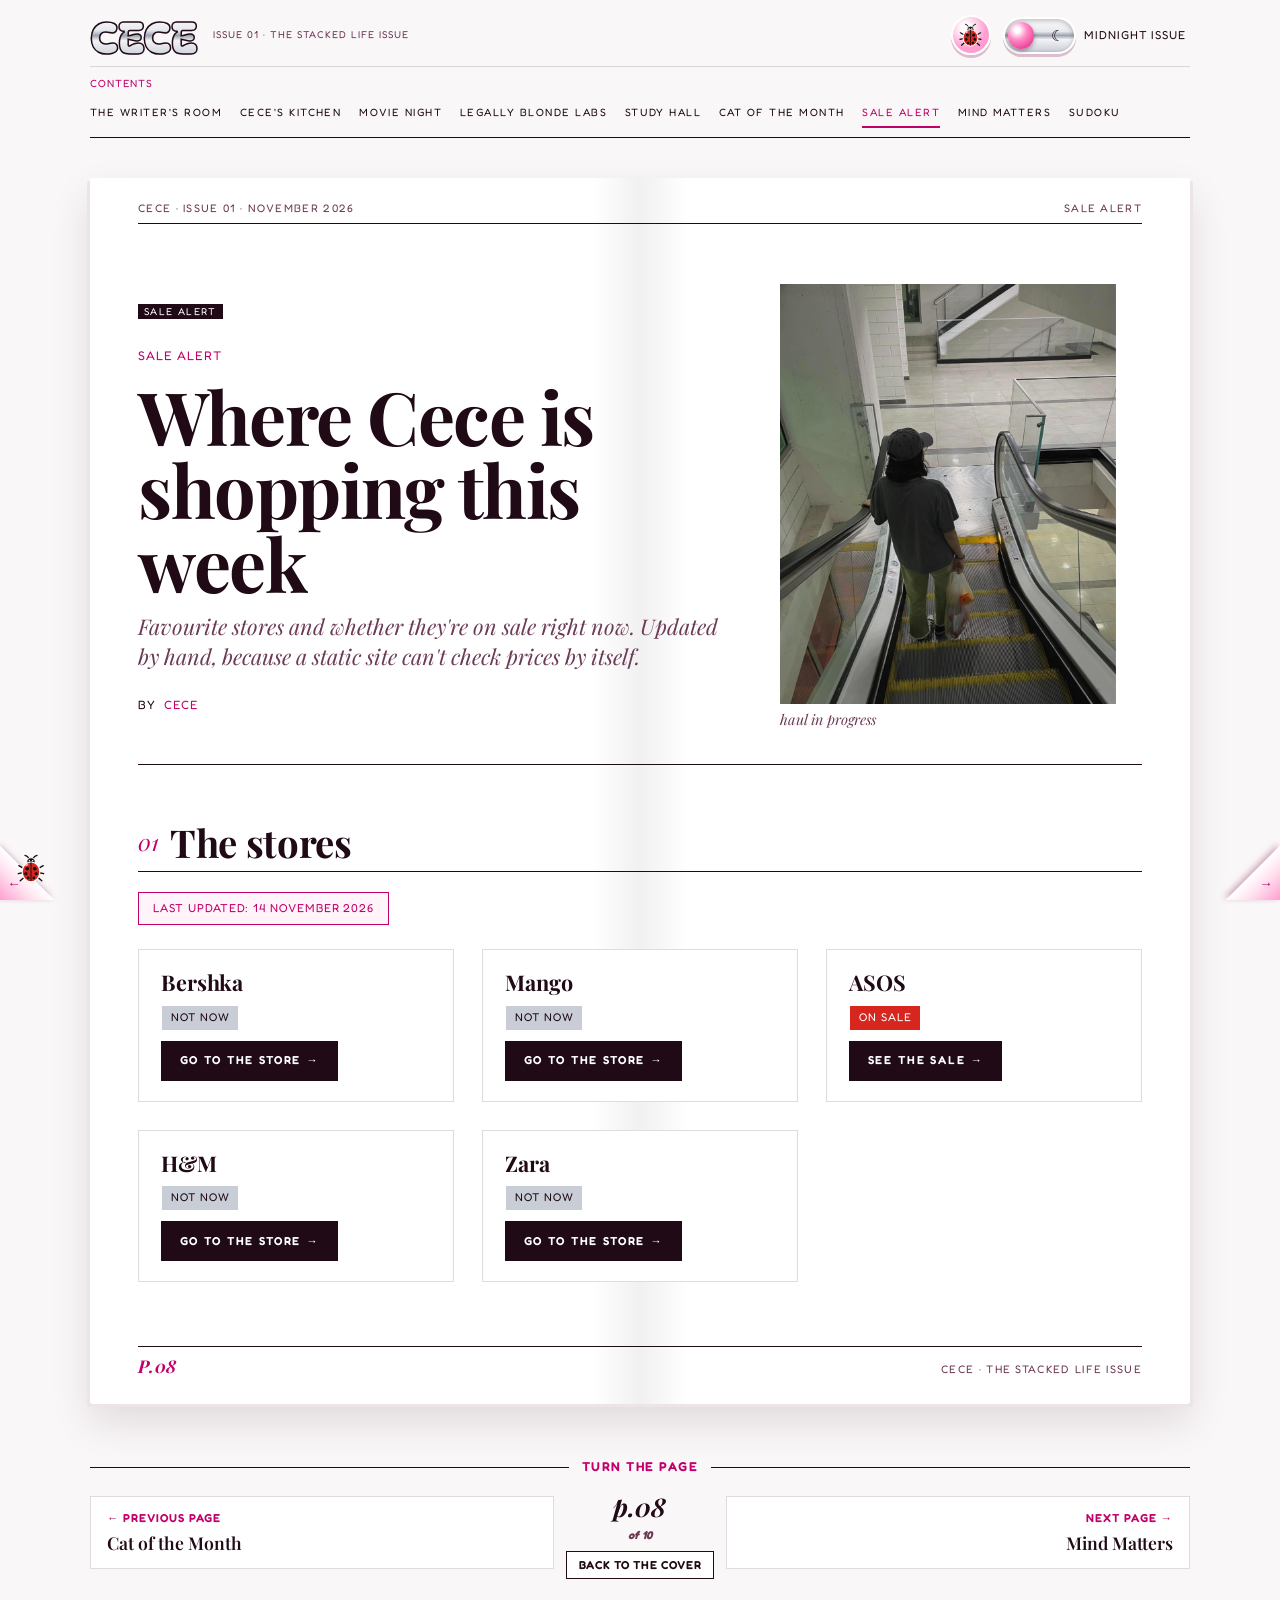
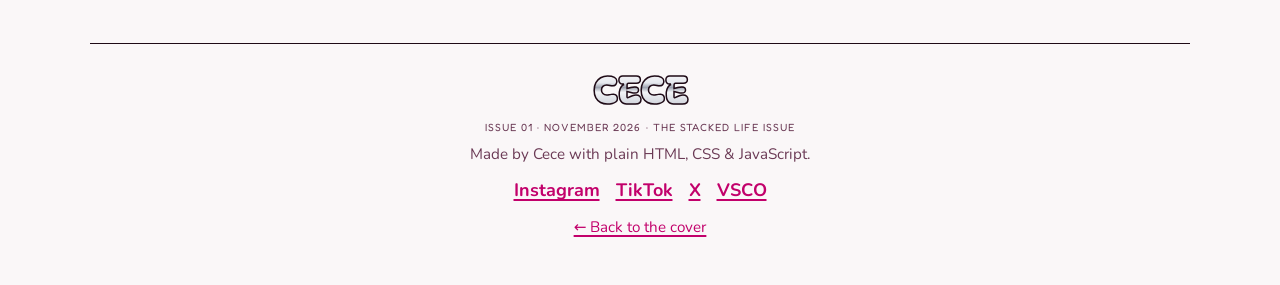
<file: sales.html>
<!DOCTYPE html>
<html lang="en">
<head>
  <!-- VERSION TAG: "?v=..." after each css/ and js/ file tells browsers to
       download a fresh copy. After changing a CSS or JS file, change the
       date in ALL of these links (on every page) so nobody sees an old mix. -->
  <meta charset="UTF-8">
  <meta name="viewport" content="width=device-width, initial-scale=1">
  <title>Sale Alert · CECE</title>
  <meta name="description" content="Cece's favourite stores and whether they're on sale right now.">
  <!-- Share preview: what shows when the link is posted on WhatsApp,
       Instagram, X, Facebook... (Open Graph and Twitter card tags).
       The image address must be a full web address, not a relative path. -->
  <meta property="og:site_name" content="CECE">
  <meta property="og:type" content="website">
  <meta property="og:title" content="Sale Alert · CECE">
  <meta property="og:description" content="Cece&#x27;s favourite stores and whether they&#x27;re on sale right now.">
  <meta property="og:url" content="https://saraharaide.github.io/cecesblog/sales.html">
  <meta property="og:image" content="https://saraharaide.github.io/cecesblog/images/og-cover.jpg">
  <meta property="og:image:width" content="1200">
  <meta property="og:image:height" content="630">
  <meta property="og:image:alt" content="The cover of CECE, a pink chrome magazine with cover stories about writing, baking, movies, engineering and more">
  <meta name="twitter:card" content="summary_large_image">
  <meta name="twitter:title" content="Sale Alert · CECE">
  <meta name="twitter:description" content="Cece&#x27;s favourite stores and whether they&#x27;re on sale right now.">
  <meta name="twitter:image" content="https://saraharaide.github.io/cecesblog/images/og-cover.jpg">
  <link rel="icon" href="images/decor/ladybug.svg" type="image/svg+xml">

  <!-- (Same <head> as every section page: see writing.html for the notes) -->
  <script src="js/theme.js?v=2026-11-17b"></script>
  <link rel="preconnect" href="https://fonts.googleapis.com">
  <link rel="preconnect" href="https://fonts.gstatic.com" crossorigin>
  <link rel="stylesheet" href="https://fonts.googleapis.com/css2?family=Bagel+Fat+One&family=Fredoka:wght@300..700&family=Gochi+Hand&family=Nunito:ital,wght@0,400..800;1,400..800&family=Playfair+Display:ital,wght@0,400..900;1,400..900&display=swap">
  <link rel="stylesheet" href="css/style.css?v=2026-11-17b">
  <link rel="stylesheet" href="css/spread.css?v=2026-11-17b">
  <!-- The editorial "real magazine" look: loaded last, so it wins.
       Delete this line to go back to the collage look. -->
  <link rel="stylesheet" href="css/editorial.css?v=2026-11-17b">
  <script src="js/main.js?v=2026-11-17b" defer></script>
</head>

<body>
  <a class="skip-link" href="#main">Skip to the story</a>

  <!-- ===== SHARED HEADER (aria-current="page" is on "Sale Alert") ===== -->
  <header class="site-header">
    <a class="site-header__logo chrome-text" href="index.html">CECE<span class="sr-only">, back to the cover</span></a>
    <p class="site-header__issue">Issue 01 · The Stacked Life Issue</p>
    <button class="contents-toggle" type="button" aria-expanded="false" aria-controls="site-nav">Contents</button>
    <div class="site-header__controls">
      <button class="ladybug-toggle" type="button" aria-pressed="true" title="Pause or wake up the wandering ladybug">
        <span class="sr-only">Wandering ladybug</span>
      </button>
      <button class="theme-switch" type="button" role="switch" aria-checked="false">
        <span class="theme-switch__track" aria-hidden="true"><span>☀</span><span>☾</span><span class="theme-switch__knob"></span></span>
        <span class="theme-switch__text">Midnight Issue</span>
      </button>
    </div>
    <nav class="site-nav" id="site-nav" aria-label="Contents">
      <p class="site-nav__label" aria-hidden="true">Contents</p>
      <ul class="site-nav__list">
        <li><a href="writing.html">The Writer's Room</a></li>
        <li><a href="kitchen.html">Cece's Kitchen</a></li>
        <li><a href="cinema.html">Movie Night</a></li>
        <li><a href="lab.html">Legally Blonde Labs</a></li>
        <li><a href="notes.html">Study Hall</a></li>
        <li><a href="cats.html">Cat of the Month</a></li>
        <li><a href="sales.html" aria-current="page">Sale Alert</a></li>
        <li><a href="mind.html">Mind Matters</a></li>
        <li><a href="sudoku.html">Sudoku</a></li>
      </ul>
    </nav>
  </header>

  <main id="main" class="spread">

    <!-- Running header across the top, like a printed magazine page:
         the magazine on the left page, the section on the right. -->
    <p class="running-head" aria-hidden="true"><span>CECE · Issue 01 · November 2026</span><span>Sale Alert</span></p>

    <!-- ===== SPREAD HEADER ===== -->
    <header class="spread__header">
      <div>
        <span class="sticker sticker--red spread__sticker">Sale alert</span>
        <p class="kicker">Sale Alert</p>
        <h1 class="spread__title">Where Cece is shopping this week</h1>
        <p class="spread__dek">Favourite stores and whether they're on sale right now. Updated by hand, because a static site can't check prices by itself.</p>
        <p class="byline">by <strong>Cece</strong></p>
      </div>

      <figure class="photo polaroid taped spread__hero">
        <div class="photo__frame">
          <img src="images/shopping-haul.jpg" alt="Riding a mall escalator with a shopping bag">
        </div>
        <figcaption class="photo__caption">haul in progress</figcaption>
      </figure>

      <img class="doodle spread__doodle--a bob" src="images/decor/shopping-bag.svg" alt="">
      <img class="doodle spread__doodle--b twinkle" src="images/decor/star.svg" alt="">
    </header>

    <!-- =========================================================
         01 · THE STORES
         HOW TO UPDATE (by hand, whenever you check):
         1. The date: change BOTH the datetime="YYYY-MM-DD" (for computers)
            and the words between <time> and </time> (for people).
         2. Each store's badge: copy one of these two lines:
              <p class="badge badge--on-sale">On sale</p>
              <p class="badge badge--not-now">Not now</p>
         3. The link: most stores only have a sale page WHILE a sale is on,
            so the buttons go to each store's Israel shop. When a sale starts,
            paste the sale page's address into href="..." and change the
            words to "See the sale →". (ASOS always has a sale page.)
         To add a store, copy a whole <article> ... </article> block.
         ========================================================= -->
    <section class="spread__section" aria-labelledby="stores-heading">
      <h2 class="section-heading" id="stores-heading"><span class="section-heading__number">01</span> The stores</h2>

      <p class="updated-stamp">Last updated: <time datetime="2026-11-14">14 November 2026</time></p>

      <div class="card-grid card-grid--five">
        <article class="card panel">
          <h3>Bershka</h3>
          <p class="badge badge--not-now">Not now</p>
          <a class="bubble-button" href="https://www.bershka.com/il/" target="_blank" rel="noopener">Go to the store →<span class="sr-only"> (Bershka Israel, opens in a new tab)</span></a>
        </article>

        <article class="card panel">
          <h3>Mango</h3>
          <p class="badge badge--not-now">Not now</p>
          <a class="bubble-button" href="https://shop.mango.com/il/en" target="_blank" rel="noopener">Go to the store →<span class="sr-only"> (Mango Israel, opens in a new tab)</span></a>
        </article>

        <!-- ASOS has a sale section all year round -->
        <article class="card panel">
          <h3>ASOS</h3>
          <p class="badge badge--on-sale">On sale</p>
          <a class="bubble-button" href="https://www.asos.com/women/sale/cat/" target="_blank" rel="noopener">See the sale →<span class="sr-only"> (ASOS women's sale, opens in a new tab)</span></a>
        </article>

        <!-- hm.com sends each visitor to their own country's H&M shop -->
        <article class="card panel">
          <h3>H&amp;M</h3>
          <p class="badge badge--not-now">Not now</p>
          <a class="bubble-button" href="https://www.hm.com/" target="_blank" rel="noopener">Go to the store →<span class="sr-only"> (H&amp;M, opens in a new tab)</span></a>
        </article>

        <article class="card panel">
          <h3>Zara</h3>
          <p class="badge badge--not-now">Not now</p>
          <a class="bubble-button" href="https://www.zara.com/il/" target="_blank" rel="noopener">Go to the store →<span class="sr-only"> (Zara Israel, opens in a new tab)</span></a>
        </article>
      </div>
    </section>

    <!-- Folios: the page numbers at the bottom corners of the spread -->
    <p class="folio" aria-hidden="true"><span>p.08</span><span>CECE · The Stacked Life Issue</span></p>

  </main>

  <!-- =========================================================
       FLIP THROUGH THE MAGAZINE: previous page · page number · next page.
       The ← and → arrow keys flip pages too (main.js). The two folded
       corners at the bottom of the screen do the same for mouse users,
       so they're hidden from screen readers (the bar already says it).
       ========================================================= -->
  <nav class="page-flip" aria-labelledby="turn-heading">
    <h2 class="page-flip__heading" id="turn-heading">Turn the page</h2>
    <a class="page-flip__link page-flip__link--prev" href="cats.html" rel="prev">
      <span class="page-flip__label"><span aria-hidden="true">←</span> Previous page</span>
      <span class="page-flip__title">Cat of the Month</span>
    </a>
    <div class="page-flip__middle">
      <p class="page-flip__folio">p.08 <span>of 10</span></p>
      <a class="page-flip__cover" href="index.html">Back to the cover</a>
    </div>
    <a class="page-flip__link page-flip__link--next" href="mind.html" rel="next">
      <span class="page-flip__label">Next page <span aria-hidden="true">→</span></span>
      <span class="page-flip__title">Mind Matters</span>
    </a>
  </nav>
  <a class="page-corner page-corner--prev" href="cats.html" title="Previous page" aria-hidden="true" tabindex="-1"></a>
  <a class="page-corner page-corner--next" href="mind.html" title="Next page" aria-hidden="true" tabindex="-1"></a>

  <!-- ===== SHARED FOOTER ===== -->
  <footer class="site-footer">
    <hr class="ladybug-divider">
    <a class="site-footer__logo chrome-text" href="index.html">CECE<span class="sr-only">, back to the cover</span></a>
    <p class="site-footer__issue">Issue 01 · November 2026 · The Stacked Life Issue</p>
    <p>Made by Cece with plain HTML, CSS &amp; JavaScript.</p>
    <!-- Cece's accounts (from saraharaide.com) -->
    <ul class="site-footer__social">
      <li><a href="https://www.instagram.com/cece_once_said" target="_blank" rel="noopener">Instagram<span class="sr-only"> (opens in a new tab)</span></a></li>
      <li><a href="https://www.tiktok.com/@cece_once_said" target="_blank" rel="noopener">TikTok<span class="sr-only"> (opens in a new tab)</span></a></li>
      <li><a href="https://x.com/cece_once_said" target="_blank" rel="noopener">X<span class="sr-only"> (opens in a new tab)</span></a></li>
      <li><a href="https://vsco.co/cecesdigitlphotos" target="_blank" rel="noopener">VSCO<span class="sr-only"> (opens in a new tab)</span></a></li>
    </ul>
    <p><a href="index.html">← Back to the cover</a></p>
  </footer>
</body>
</html>
</file>
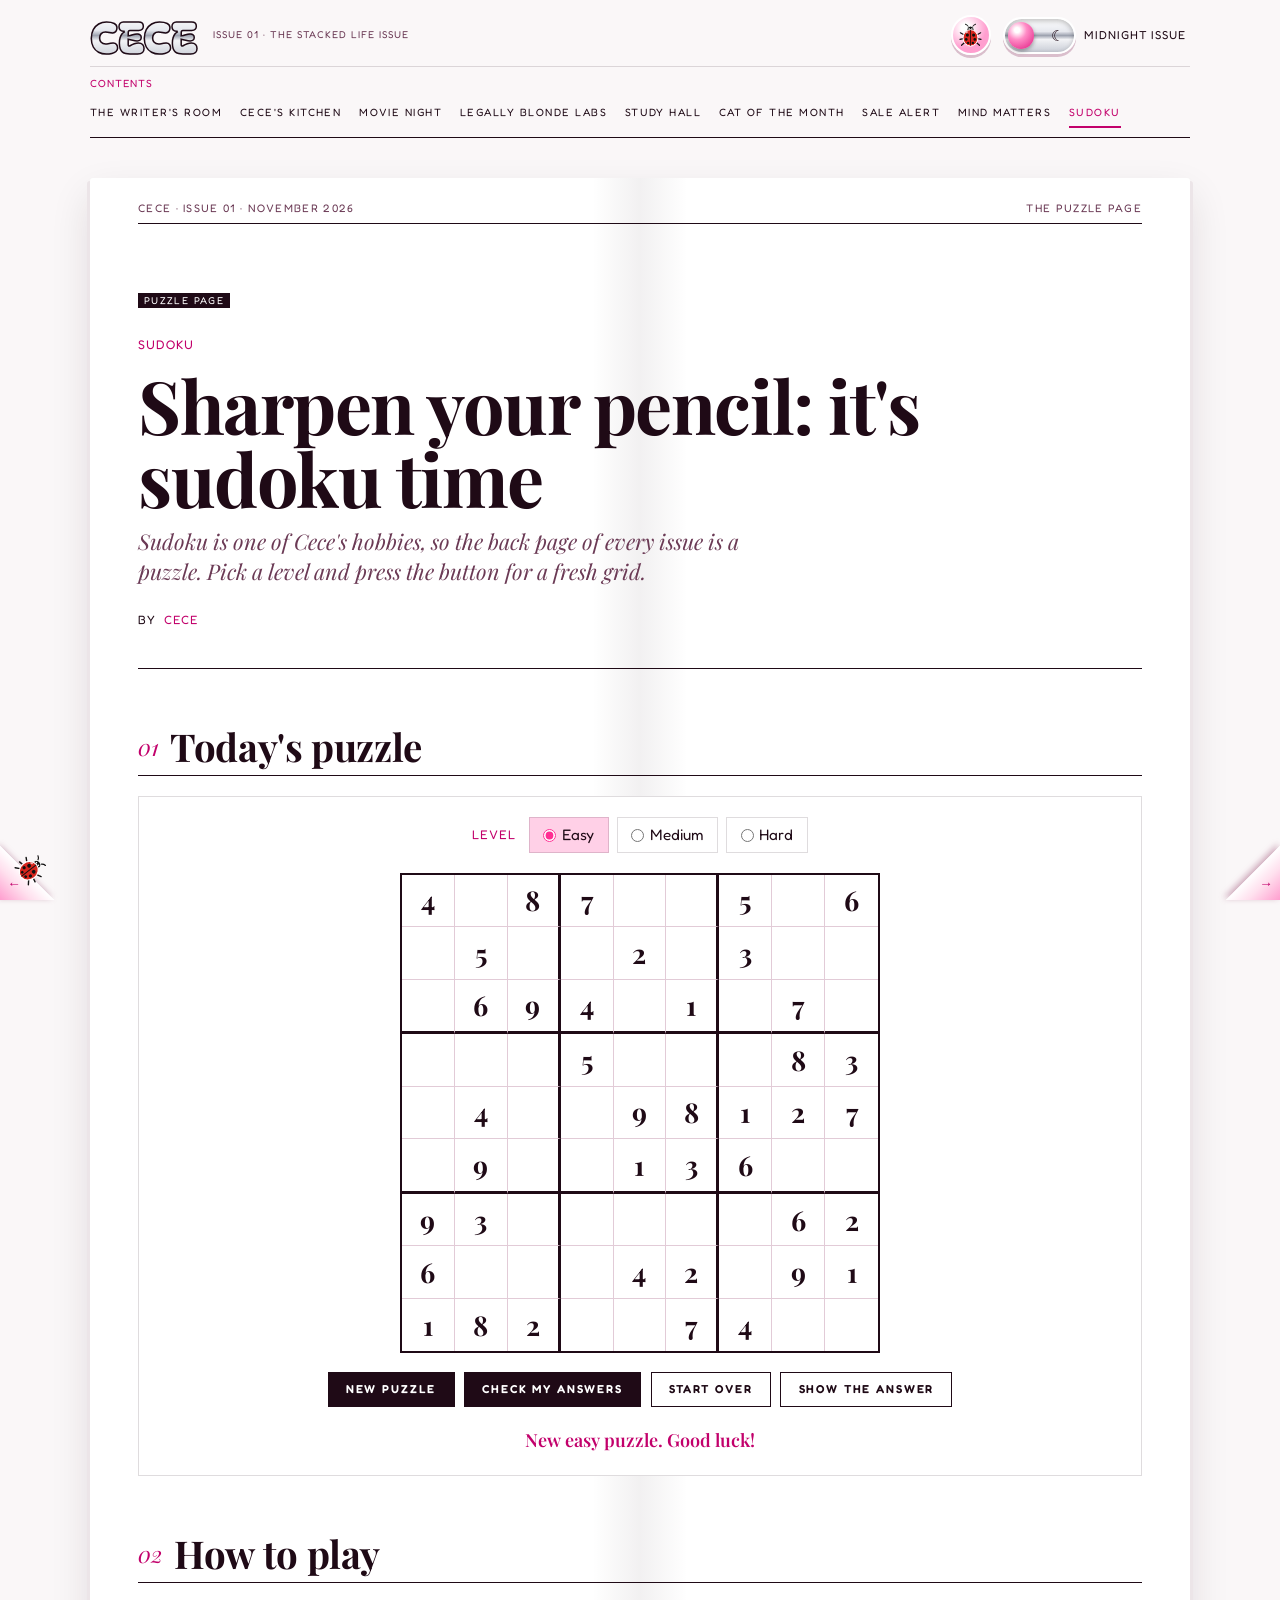
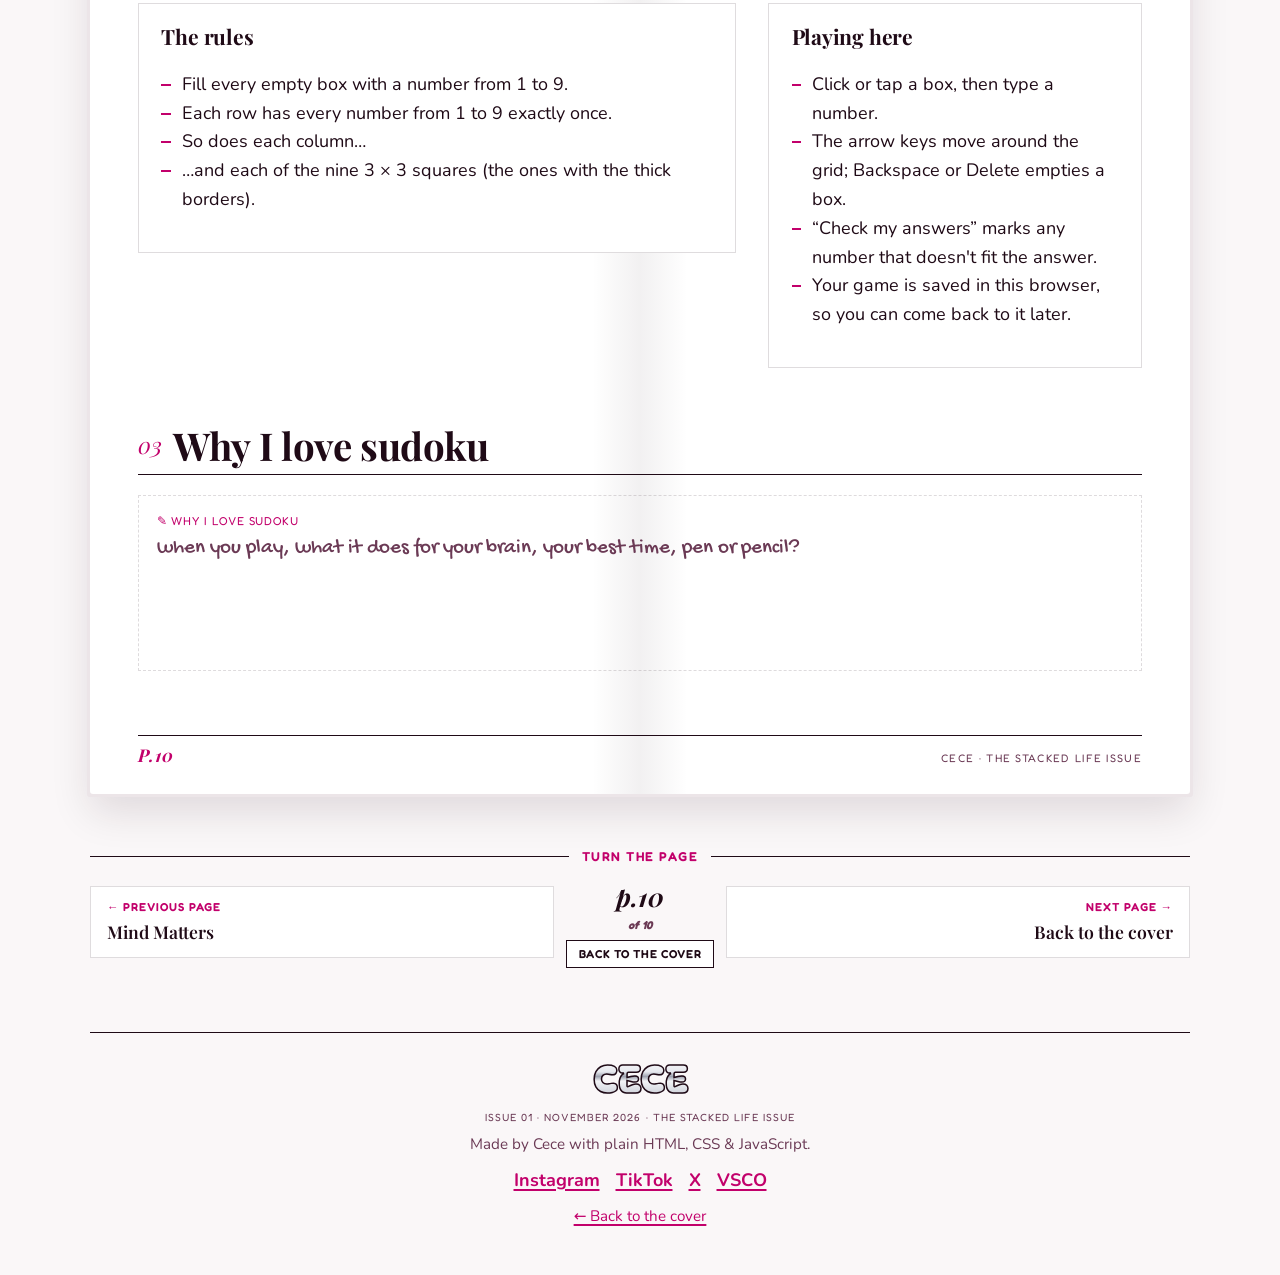
<file: sudoku.html>
<!DOCTYPE html>
<html lang="en">
<head>
  <!-- VERSION TAG: "?v=..." after each css/ and js/ file tells browsers to
       download a fresh copy. After changing a CSS or JS file, change the
       date in ALL of these links (on every page) so nobody sees an old mix. -->
  <meta charset="UTF-8">
  <meta name="viewport" content="width=device-width, initial-scale=1">
  <title>Sudoku · CECE</title>
  <meta name="description" content="The puzzle page: a fresh sudoku every time, in three levels, playable right in the magazine.">
  <!-- Share preview: what shows when the link is posted on WhatsApp,
       Instagram, X, Facebook... (Open Graph and Twitter card tags).
       The image address must be a full web address, not a relative path. -->
  <meta property="og:site_name" content="CECE">
  <meta property="og:type" content="website">
  <meta property="og:title" content="Sudoku · CECE">
  <meta property="og:description" content="The puzzle page: a fresh sudoku every time, in three levels, playable right in the magazine.">
  <meta property="og:url" content="https://saraharaide.github.io/cecesblog/sudoku.html">
  <meta property="og:image" content="https://saraharaide.github.io/cecesblog/images/og-cover.jpg">
  <meta property="og:image:width" content="1200">
  <meta property="og:image:height" content="630">
  <meta property="og:image:alt" content="The cover of CECE, a pink chrome magazine with cover stories about writing, baking, movies, engineering and more">
  <meta name="twitter:card" content="summary_large_image">
  <meta name="twitter:title" content="Sudoku · CECE">
  <meta name="twitter:description" content="The puzzle page: a fresh sudoku every time, in three levels, playable right in the magazine.">
  <meta name="twitter:image" content="https://saraharaide.github.io/cecesblog/images/og-cover.jpg">
  <link rel="icon" href="images/decor/ladybug.svg" type="image/svg+xml">

  <!-- (Same <head> as every section page: see writing.html for the notes) -->
  <script src="js/theme.js?v=2026-11-17b"></script>
  <link rel="preconnect" href="https://fonts.googleapis.com">
  <link rel="preconnect" href="https://fonts.gstatic.com" crossorigin>
  <link rel="stylesheet" href="https://fonts.googleapis.com/css2?family=Bagel+Fat+One&family=Fredoka:wght@300..700&family=Gochi+Hand&family=Nunito:ital,wght@0,400..800;1,400..800&family=Playfair+Display:ital,wght@0,400..900;1,400..900&display=swap">
  <link rel="stylesheet" href="css/style.css?v=2026-11-17b">
  <link rel="stylesheet" href="css/spread.css?v=2026-11-17b">
  <!-- The editorial "real magazine" look: loaded last, so it wins.
       Delete this line to go back to the collage look. -->
  <link rel="stylesheet" href="css/editorial.css?v=2026-11-17b">
  <script src="js/main.js?v=2026-11-17b" defer></script>
  <!-- The game itself: makes the puzzles and checks your answers -->
  <script src="js/sudoku.js?v=2026-11-17b" defer></script>
</head>

<body>
  <a class="skip-link" href="#main">Skip to the story</a>

  <!-- ===== SHARED HEADER (aria-current="page" is on "Sudoku") ===== -->
  <header class="site-header">
    <a class="site-header__logo chrome-text" href="index.html">CECE<span class="sr-only">, back to the cover</span></a>
    <p class="site-header__issue">Issue 01 · The Stacked Life Issue</p>
    <button class="contents-toggle" type="button" aria-expanded="false" aria-controls="site-nav">Contents</button>
    <div class="site-header__controls">
      <button class="ladybug-toggle" type="button" aria-pressed="true" title="Pause or wake up the wandering ladybug">
        <span class="sr-only">Wandering ladybug</span>
      </button>
      <button class="theme-switch" type="button" role="switch" aria-checked="false">
        <span class="theme-switch__track" aria-hidden="true"><span>☀</span><span>☾</span><span class="theme-switch__knob"></span></span>
        <span class="theme-switch__text">Midnight Issue</span>
      </button>
    </div>
    <nav class="site-nav" id="site-nav" aria-label="Contents">
      <p class="site-nav__label" aria-hidden="true">Contents</p>
      <ul class="site-nav__list">
        <li><a href="writing.html">The Writer's Room</a></li>
        <li><a href="kitchen.html">Cece's Kitchen</a></li>
        <li><a href="cinema.html">Movie Night</a></li>
        <li><a href="lab.html">Legally Blonde Labs</a></li>
        <li><a href="notes.html">Study Hall</a></li>
        <li><a href="cats.html">Cat of the Month</a></li>
        <li><a href="sales.html">Sale Alert</a></li>
        <li><a href="mind.html">Mind Matters</a></li>
        <li><a href="sudoku.html" aria-current="page">Sudoku</a></li>
      </ul>
    </nav>
  </header>

  <main id="main" class="spread">

    <!-- Running header across the top, like a printed magazine page:
         the magazine on the left page, the section on the right. -->
    <p class="running-head" aria-hidden="true"><span>CECE · Issue 01 · November 2026</span><span>The Puzzle Page</span></p>

    <!-- ===== SPREAD HEADER ===== -->
    <header class="spread__header spread__header--no-photo">
      <div>
        <span class="sticker sticker--red spread__sticker">Puzzle page</span>
        <p class="kicker">Sudoku</p>
        <h1 class="spread__title">Sharpen your pencil: it's sudoku time</h1>
        <p class="spread__dek">Sudoku is one of Cece's hobbies, so the back page of every issue is a puzzle. Pick a level and press the button for a fresh grid.</p>
        <p class="byline">by <strong>Cece</strong></p>
      </div>

      <img class="doodle spread__doodle--a twinkle" src="images/decor/star.svg" alt="">
      <img class="doodle spread__doodle--b bob" src="images/decor/heart.svg" alt="">
    </header>

    <!-- =========================================================
         01 · THE PUZZLE
         js/sudoku.js fills #sudoku-board with 81 little boxes and
         makes the buttons work. Every puzzle it makes has exactly ONE
         answer, so you never need to guess.
         ========================================================= -->
    <section class="spread__section" aria-labelledby="puzzle-heading">
      <h2 class="section-heading" id="puzzle-heading"><span class="section-heading__number">01</span> Today's puzzle</h2>

      <div class="panel sudoku">
        <!-- Level: the fewer numbers you start with, the harder it is -->
        <fieldset class="sudoku-level">
          <legend>Level</legend>
          <label><input type="radio" name="level" value="easy" checked> Easy</label>
          <label><input type="radio" name="level" value="medium"> Medium</label>
          <label><input type="radio" name="level" value="hard"> Hard</label>
        </fieldset>

        <!-- The board. role="group" + the label tell screen readers what
             this group of 81 boxes is. -->
        <div class="sudoku-board" id="sudoku-board" role="group" aria-label="Sudoku grid, 9 rows by 9 columns"></div>

        <!-- Without JavaScript there's no puzzle, so say so -->
        <noscript><p class="sudoku-status">The puzzle needs JavaScript switched on to play.</p></noscript>

        <div class="button-row sudoku-buttons">
          <button class="bubble-button" type="button" data-action="new">New puzzle</button>
          <button class="bubble-button" type="button" data-action="check">Check my answers</button>
          <button class="bubble-button bubble-button--quiet" type="button" data-action="restart">Start over</button>
          <button class="bubble-button bubble-button--quiet" type="button" data-action="solve">Show the answer</button>
        </div>

        <!-- Messages ("2 boxes need another look", "Solved!") appear here.
             role="status" makes screen readers read them out politely. -->
        <p class="sudoku-status" id="sudoku-status" role="status"></p>
      </div>
    </section>

    <!-- =========================================================
         02 · HOW TO PLAY
         ========================================================= -->
    <section class="spread__section" aria-labelledby="rules-heading">
      <h2 class="section-heading" id="rules-heading"><span class="section-heading__number">02</span> How to play</h2>

      <div class="two-col">
        <div class="panel">
          <h3>The rules</h3>
          <ul class="ladybug-list">
            <li>Fill every empty box with a number from 1 to 9.</li>
            <li>Each row has every number from 1 to 9 exactly once.</li>
            <li>So does each column…</li>
            <li>…and each of the nine 3 × 3 squares (the ones with the thick borders).</li>
          </ul>
        </div>

        <div class="panel">
          <h3>Playing here</h3>
          <ul class="ladybug-list">
            <li>Click or tap a box, then type a number.</li>
            <li>The arrow keys move around the grid; Backspace or Delete empties a box.</li>
            <li>“Check my answers” marks any number that doesn't fit the answer.</li>
            <li>Your game is saved in this browser, so you can come back to it later.</li>
          </ul>
        </div>
      </div>
    </section>

    <!-- =========================================================
         03 · WHY I LOVE SUDOKU
         ✎ CECE: replace this slot with your own words, e.g.
           <div class="panel"><p class="drop-cap">…</p></div>
         ========================================================= -->
    <section class="spread__section" aria-labelledby="why-heading">
      <h2 class="section-heading" id="why-heading"><span class="section-heading__number">03</span> Why I love sudoku</h2>

      <div class="slot slot--tall">
        <p class="slot__label">Why I love sudoku</p>
        <p class="slot__hint">when you play, what it does for your brain, your best time, pen or pencil?</p>
      </div>
    </section>

    <!-- Folios: the page numbers at the bottom corners of the spread -->
    <p class="folio" aria-hidden="true"><span>p.10</span><span>CECE · The Stacked Life Issue</span></p>

  </main>

  <!-- =========================================================
       FLIP THROUGH THE MAGAZINE: previous page · page number · next page.
       This is the last page, so "next" goes back to the cover.
       ========================================================= -->
  <nav class="page-flip" aria-labelledby="turn-heading">
    <h2 class="page-flip__heading" id="turn-heading">Turn the page</h2>
    <a class="page-flip__link page-flip__link--prev" href="mind.html" rel="prev">
      <span class="page-flip__label"><span aria-hidden="true">←</span> Previous page</span>
      <span class="page-flip__title">Mind Matters</span>
    </a>
    <div class="page-flip__middle">
      <p class="page-flip__folio">p.10 <span>of 10</span></p>
      <a class="page-flip__cover" href="index.html">Back to the cover</a>
    </div>
    <a class="page-flip__link page-flip__link--next" href="index.html" rel="next">
      <span class="page-flip__label">Next page <span aria-hidden="true">→</span></span>
      <span class="page-flip__title">Back to the cover</span>
    </a>
  </nav>
  <a class="page-corner page-corner--prev" href="mind.html" title="Previous page" aria-hidden="true" tabindex="-1"></a>
  <a class="page-corner page-corner--next" href="index.html" title="Next page" aria-hidden="true" tabindex="-1"></a>

  <!-- ===== SHARED FOOTER ===== -->
  <footer class="site-footer">
    <hr class="ladybug-divider">
    <a class="site-footer__logo chrome-text" href="index.html">CECE<span class="sr-only">, back to the cover</span></a>
    <p class="site-footer__issue">Issue 01 · November 2026 · The Stacked Life Issue</p>
    <p>Made by Cece with plain HTML, CSS &amp; JavaScript.</p>
    <!-- Cece's accounts (from saraharaide.com) -->
    <ul class="site-footer__social">
      <li><a href="https://www.instagram.com/cece_once_said" target="_blank" rel="noopener">Instagram<span class="sr-only"> (opens in a new tab)</span></a></li>
      <li><a href="https://www.tiktok.com/@cece_once_said" target="_blank" rel="noopener">TikTok<span class="sr-only"> (opens in a new tab)</span></a></li>
      <li><a href="https://x.com/cece_once_said" target="_blank" rel="noopener">X<span class="sr-only"> (opens in a new tab)</span></a></li>
      <li><a href="https://vsco.co/cecesdigitlphotos" target="_blank" rel="noopener">VSCO<span class="sr-only"> (opens in a new tab)</span></a></li>
    </ul>
    <p><a href="index.html">← Back to the cover</a></p>
  </footer>
</body>
</html>
</file>
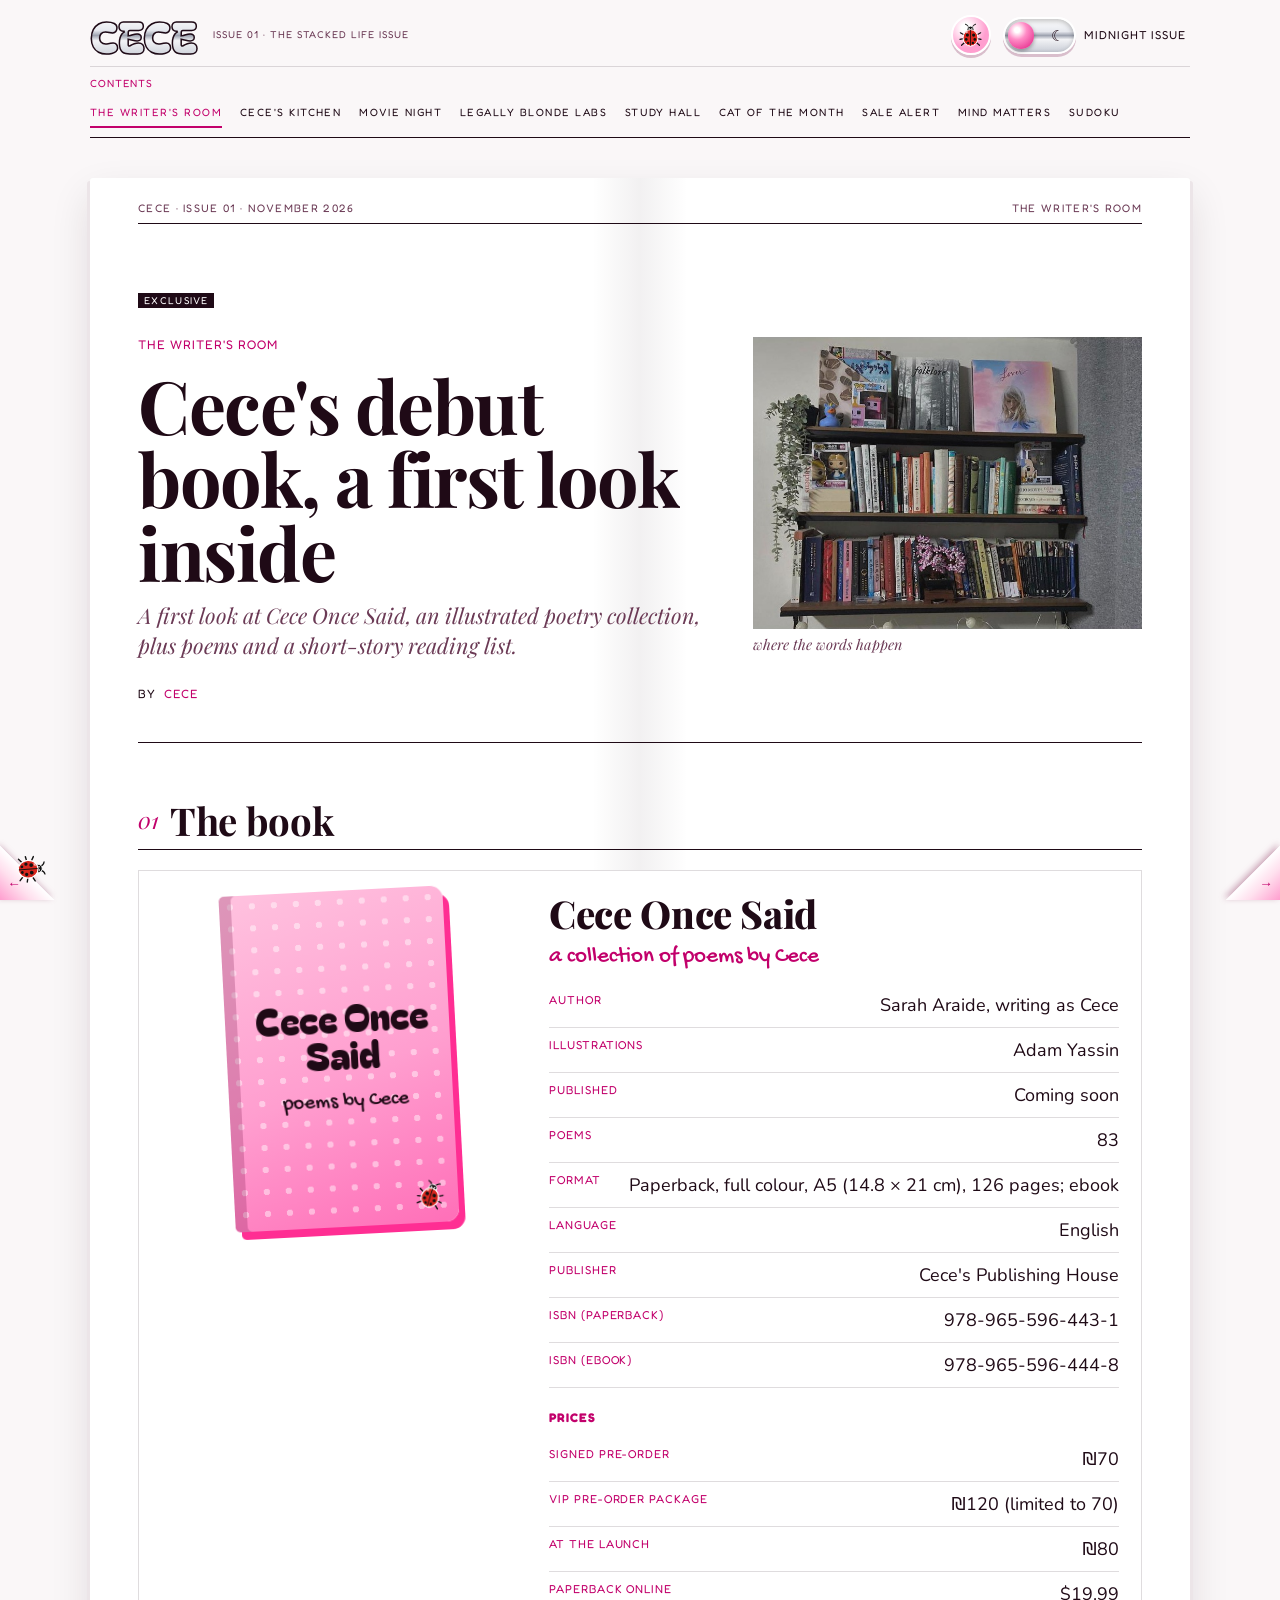
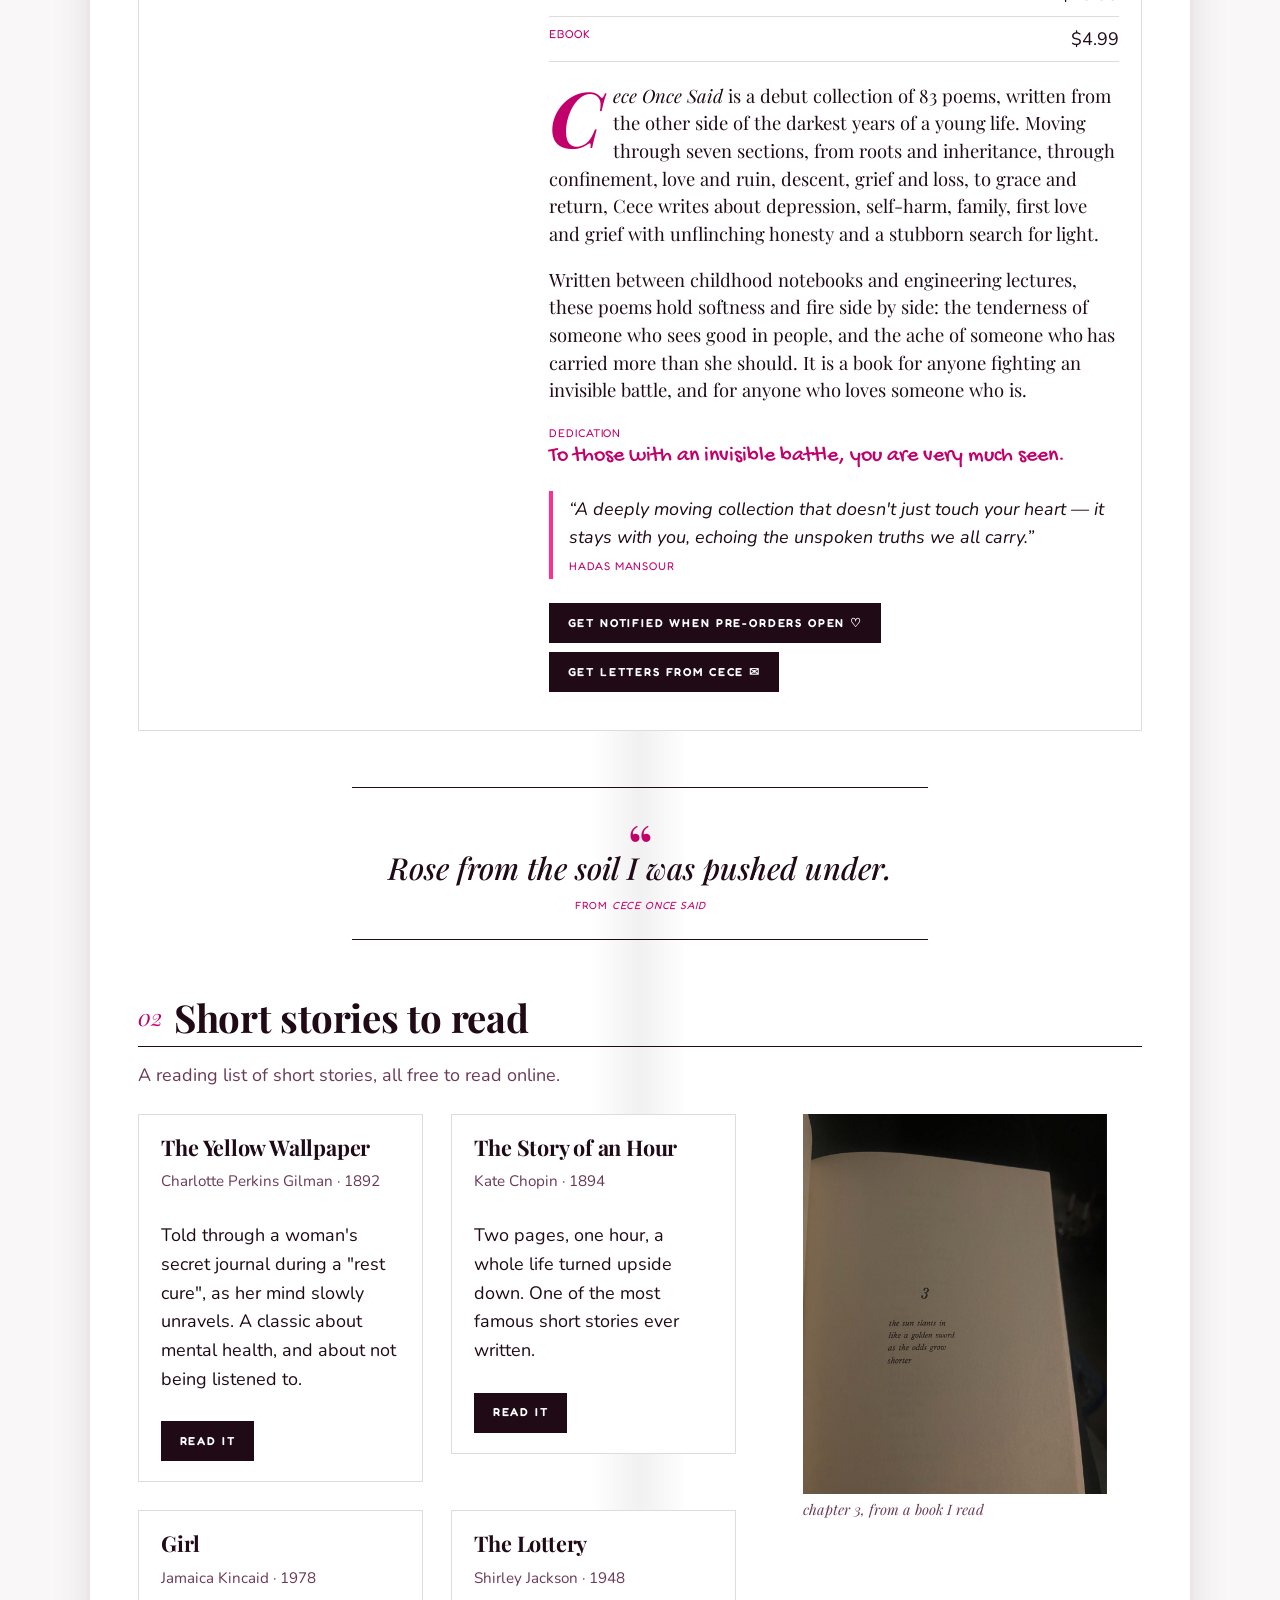
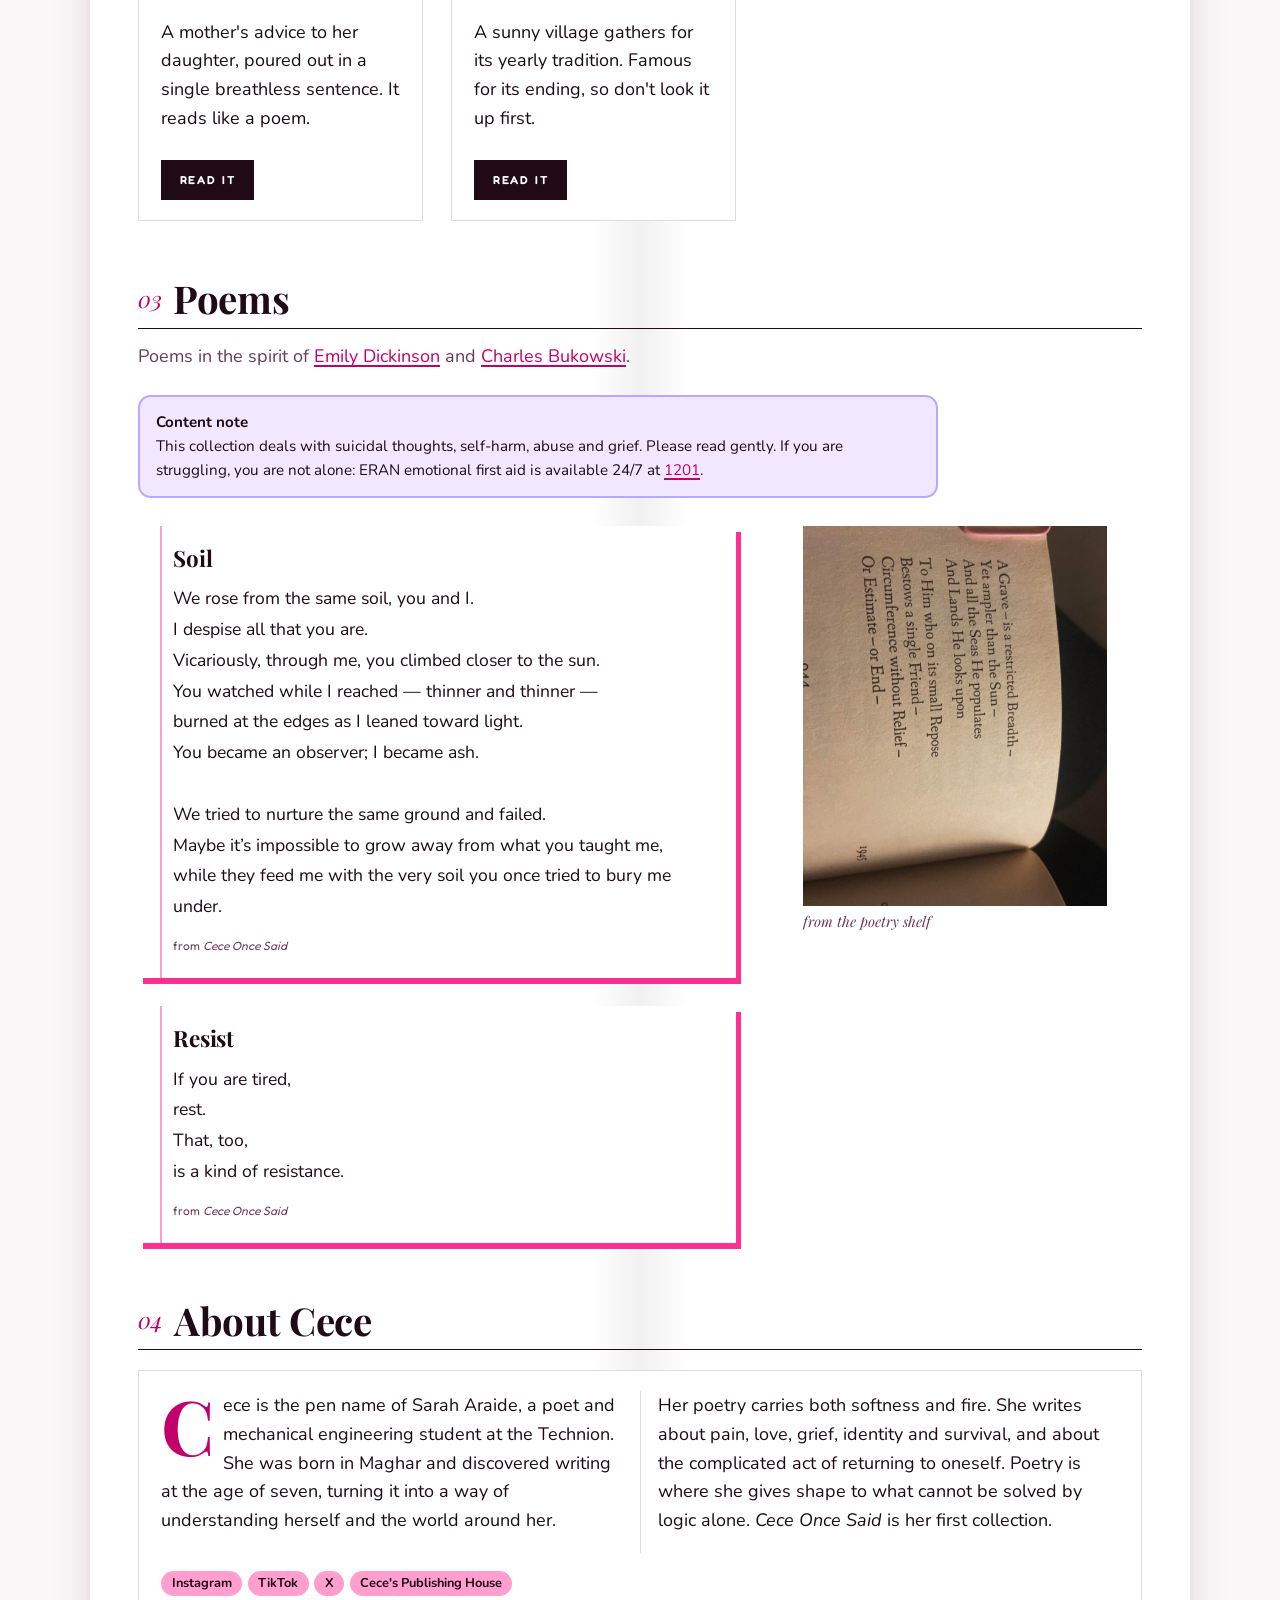
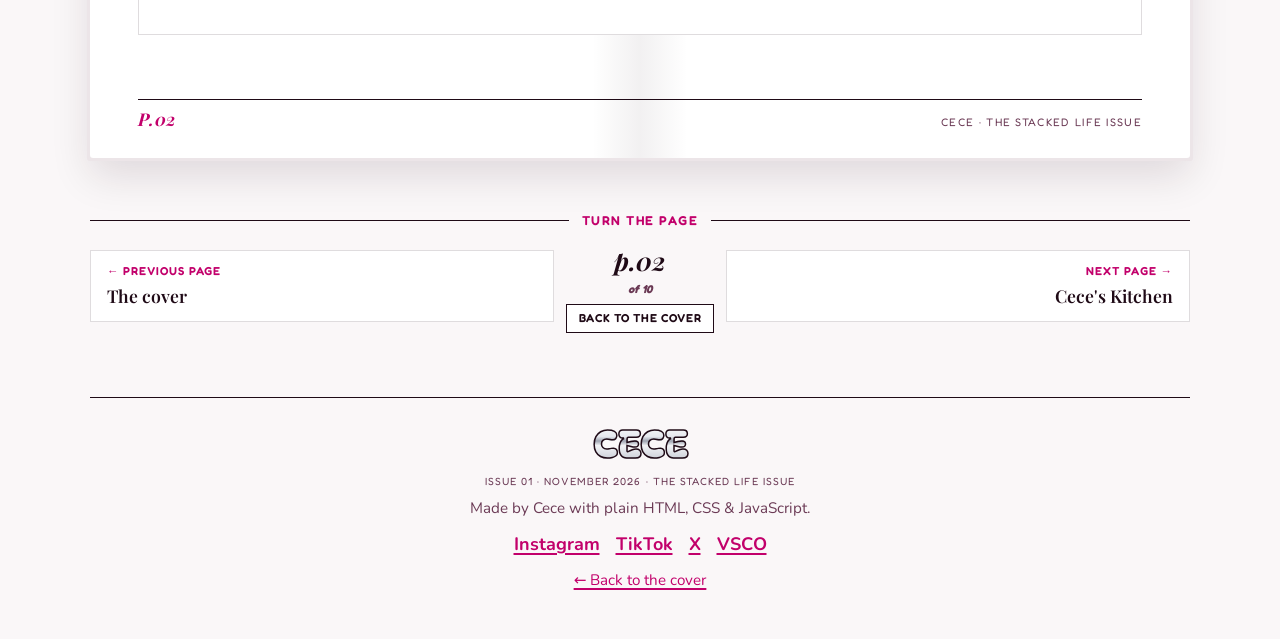
<file: writing.html>
<!DOCTYPE html>
<html lang="en">
<head>
  <!-- VERSION TAG: "?v=..." after each css/ and js/ file tells browsers to
       download a fresh copy. After changing a CSS or JS file, change the
       date in ALL of these links (on every page) so nobody sees an old mix. -->
  <meta charset="UTF-8">
  <meta name="viewport" content="width=device-width, initial-scale=1">
  <title>The Writer's Room · CECE</title>
  <meta name="description" content="Cece's debut book, short stories and poems.">
  <!-- Share preview: what shows when the link is posted on WhatsApp,
       Instagram, X, Facebook... (Open Graph and Twitter card tags).
       The image address must be a full web address, not a relative path. -->
  <meta property="og:site_name" content="CECE">
  <meta property="og:type" content="website">
  <meta property="og:title" content="The Writer&#x27;s Room · CECE">
  <meta property="og:description" content="Cece&#x27;s debut book, short stories and poems.">
  <meta property="og:url" content="https://saraharaide.github.io/cecesblog/writing.html">
  <meta property="og:image" content="https://saraharaide.github.io/cecesblog/images/og-cover.jpg">
  <meta property="og:image:width" content="1200">
  <meta property="og:image:height" content="630">
  <meta property="og:image:alt" content="The cover of CECE, a pink chrome magazine with cover stories about writing, baking, movies, engineering and more">
  <meta name="twitter:card" content="summary_large_image">
  <meta name="twitter:title" content="The Writer&#x27;s Room · CECE">
  <meta name="twitter:description" content="Cece&#x27;s debut book, short stories and poems.">
  <meta name="twitter:image" content="https://saraharaide.github.io/cecesblog/images/og-cover.jpg">
  <link rel="icon" href="images/decor/ladybug.svg" type="image/svg+xml">

  <!-- Same order as on the cover: theme first (no white flash), then fonts,
       then styles, then main.js (deferred). -->
  <script src="js/theme.js?v=2026-11-17b"></script>
  <link rel="preconnect" href="https://fonts.googleapis.com">
  <link rel="preconnect" href="https://fonts.gstatic.com" crossorigin>
  <link rel="stylesheet" href="https://fonts.googleapis.com/css2?family=Bagel+Fat+One&family=Fredoka:wght@300..700&family=Gochi+Hand&family=Nunito:ital,wght@0,400..800;1,400..800&family=Playfair+Display:ital,wght@0,400..900;1,400..900&display=swap">
  <!-- style.css = the design system, spread.css = layout shared by all section pages -->
  <link rel="stylesheet" href="css/style.css?v=2026-11-17b">
  <link rel="stylesheet" href="css/spread.css?v=2026-11-17b">
  <!-- The editorial "real magazine" look: loaded last, so it wins.
       Delete this line to go back to the collage look. -->
  <link rel="stylesheet" href="css/editorial.css?v=2026-11-17b">
  <script src="js/main.js?v=2026-11-17b" defer></script>
</head>

<body>
  <a class="skip-link" href="#main">Skip to the story</a>

  <!-- =========================================================
       SHARED HEADER: the same on every section page.
       The only difference between pages: aria-current="page" sits on
       the link of the page you're on (it highlights it, and tells
       screen readers "current page").
       ========================================================= -->
  <header class="site-header">
    <a class="site-header__logo chrome-text" href="index.html">CECE<span class="sr-only">, back to the cover</span></a>
    <p class="site-header__issue">Issue 01 · The Stacked Life Issue</p>

    <!-- Phones only: opens and closes the Contents list (main.js) -->
    <button class="contents-toggle" type="button" aria-expanded="false" aria-controls="site-nav">Contents</button>

    <div class="site-header__controls">
      <button class="ladybug-toggle" type="button" aria-pressed="true" title="Pause or wake up the wandering ladybug">
        <span class="sr-only">Wandering ladybug</span>
      </button>
      <button class="theme-switch" type="button" role="switch" aria-checked="false">
        <span class="theme-switch__track" aria-hidden="true"><span>☀</span><span>☾</span><span class="theme-switch__knob"></span></span>
        <span class="theme-switch__text">Midnight Issue</span>
      </button>
    </div>

    <nav class="site-nav" id="site-nav" aria-label="Contents">
      <p class="site-nav__label" aria-hidden="true">Contents</p>
      <ul class="site-nav__list">
        <li><a href="writing.html" aria-current="page">The Writer's Room</a></li>
        <li><a href="kitchen.html">Cece's Kitchen</a></li>
        <li><a href="cinema.html">Movie Night</a></li>
        <li><a href="lab.html">Legally Blonde Labs</a></li>
        <li><a href="notes.html">Study Hall</a></li>
        <li><a href="cats.html">Cat of the Month</a></li>
        <li><a href="sales.html">Sale Alert</a></li>
        <li><a href="mind.html">Mind Matters</a></li>
        <li><a href="sudoku.html">Sudoku</a></li>
      </ul>
    </nav>
  </header>

  <main id="main" class="spread">

    <!-- Running header across the top, like a printed magazine page:
         the magazine on the left page, the section on the right. -->
    <p class="running-head" aria-hidden="true"><span>CECE · Issue 01 · November 2026</span><span>The Writer's Room</span></p>

    <!-- =========================================================
         SPREAD HEADER: kicker, headline, subheading, byline, photo
         ========================================================= -->
    <header class="spread__header">
      <div>
        <span class="sticker spread__sticker">Exclusive</span>
        <p class="kicker">The Writer's Room</p>
        <h1 class="spread__title">Cece's debut book, a first look inside</h1>
        <p class="spread__dek">A first look at <cite>Cece Once Said</cite>, an illustrated poetry collection, plus poems and a short-story reading list.</p>
        <p class="byline">by <strong>Cece</strong></p>
      </div>

      <!-- The bookshelf over Cece's bed, where she writes.
           spread__hero--wide: a wider frame, because this photo is landscape. -->
      <figure class="photo polaroid taped spread__hero spread__hero--wide">
        <div class="photo__frame">
          <img src="images/writing-desk.jpg" alt="A wall bookshelf packed with books and a trailing plant, above Cece's bed">
        </div>
        <figcaption class="photo__caption">where the words happen</figcaption>
      </figure>

      <img class="doodle spread__doodle--a twinkle" src="images/decor/sparkle.svg" alt="">
      <img class="doodle spread__doodle--b bob" src="images/decor/heart.svg" alt="">
    </header>

    <!-- =========================================================
         01 · THE BOOK
         ========================================================= -->
    <section class="spread__section" aria-labelledby="book-heading">
      <h2 class="section-heading" id="book-heading"><span class="section-heading__number">01</span> The book</h2>

      <div class="panel two-col two-col--photo-left">
        <!-- A lettered book cover, made only with CSS (spread.css, "type-cover").
             aria-hidden="true": the same title is written right next to it,
             so screen readers don't need to hear it twice. -->
        <div class="type-cover" aria-hidden="true">
          <span class="type-cover__title">Cece Once Said</span>
          <span class="type-cover__byline">poems by Cece</span>
        </div>

        <div>
          <!-- Book details copied from the book's page on saraharaide.com:
               https://saraharaide.com/publishing/books/cece-once-said
               When the release date is announced, replace "Coming soon". -->
          <h3 class="book-title">Cece Once Said</h3>
          <p class="book-subtitle">a collection of poems by Cece</p>

          <dl class="stat-list">
            <div><dt>Author</dt><dd>Sarah Araide, writing as Cece</dd></div>
            <div><dt>Illustrations</dt><dd>Adam Yassin</dd></div>
            <div><dt>Published</dt><dd>Coming soon</dd></div>
            <div><dt>Poems</dt><dd>83</dd></div>
            <div><dt>Format</dt><dd>Paperback, full colour, A5 (14.8 × 21 cm), 126 pages; ebook</dd></div>
            <div><dt>Language</dt><dd>English</dd></div>
            <div><dt>Publisher</dt><dd>Cece's Publishing House</dd></div>
            <div><dt>ISBN (paperback)</dt><dd>978-965-596-443-1</dd></div>
            <div><dt>ISBN (ebook)</dt><dd>978-965-596-444-8</dd></div>
          </dl>

          <!-- Prices from saraharaide.com. If they change there, change them here too. -->
          <h4 class="kicker">Prices</h4>
          <dl class="stat-list">
            <div><dt>Signed pre-order</dt><dd>₪70</dd></div>
            <div><dt>VIP pre-order package</dt><dd>₪120 (limited to 70)</dd></div>
            <div><dt>At the launch</dt><dd>₪80</dd></div>
            <div><dt>Paperback online</dt><dd>$19.99</dd></div>
            <div><dt>Ebook</dt><dd>$4.99</dd></div>
          </dl>

          <!-- About the book + dedication: copied exactly from the book's page on saraharaide.com -->
          <p class="book-blurb drop-cap"><cite>Cece Once Said</cite> is a debut collection of 83 poems, written from the other side of the darkest years of a young life. Moving through seven sections, from roots and inheritance, through confinement, love and ruin, descent, grief and loss, to grace and return, Cece writes about depression, self-harm, family, first love and grief with unflinching honesty and a stubborn search for light.</p>
          <p class="book-blurb">Written between childhood notebooks and engineering lectures, these poems hold softness and fire side by side: the tenderness of someone who sees good in people, and the ache of someone who has carried more than she should. It is a book for anyone fighting an invisible battle, and for anyone who loves someone who is.</p>

          <p class="book-dedication"><span class="kicker">Dedication</span> To those with an invisible battle, you are very much seen.</p>

          <!-- A review, from the book page. <figure> groups the quote with who said it. -->
          <figure class="book-review">
            <blockquote>
              <p>“A deeply moving collection that doesn't just touch your heart — it stays with you, echoing the unspoken truths we all carry.”</p>
            </blockquote>
            <figcaption>Hadas Mansour</figcaption>
          </figure>

          <!-- Pre-orders aren't open yet, so this goes to the "get notified" form.
               target="_blank" opens it in a new tab; rel="noopener" is a safety habit
               for that. The hidden words tell screen-reader users about the new tab.
               When pre-orders open, change the button text to "Pre-order now ♡". -->
          <p class="button-row">
            <a class="bubble-button" href="https://saraharaide.com/publishing/books/cece-once-said/preorder" target="_blank" rel="noopener">Get notified when pre-orders open ♡<span class="sr-only"> (opens in a new tab)</span></a>
            <!-- Cece's newsletter on saraharaide.com: news, events and a poem by email -->
            <a class="bubble-button" href="https://saraharaide.com/publishing/letters" target="_blank" rel="noopener">Get Letters from Cece ✉<span class="sr-only"> (newsletter, opens in a new tab)</span></a>
          </p>
        </div>
      </div>
    </section>

    <!-- The book's tagline, from its page on saraharaide.com -->
    <blockquote class="pull-quote">
      <p>Rose from the soil I was pushed under.</p>
      <footer>from <cite>Cece Once Said</cite></footer>
    </blockquote>

    <!-- =========================================================
         02 · SHORT STORIES TO READ: a reading list of other writers'
         stories, all free to read online. Each card links to the story
         on a legal, free site (never copy the story text onto this site).
         To add one, copy a whole <article> ... </article> block.
         ========================================================= -->
    <section class="spread__section" aria-labelledby="stories-heading">
      <h2 class="section-heading" id="stories-heading"><span class="section-heading__number">02</span> Short stories to read</h2>
      <p class="section-intro">A reading list of short stories, all free to read online.</p>

      <div class="two-col">
        <div class="card-grid">
          <article class="card panel credit-card taped">
            <h3>The Yellow Wallpaper</h3>
            <p class="credit-card__credit">Charlotte Perkins Gilman · 1892</p>
            <p>Told through a woman's secret journal during a "rest cure", as her mind slowly unravels. A classic about mental health, and about not being listened to.</p>
            <a class="bubble-button" href="https://www.gutenberg.org/ebooks/1952" target="_blank" rel="noopener">Read it<span class="sr-only"> on Project Gutenberg (opens in a new tab)</span></a>
          </article>

          <article class="card panel credit-card">
            <h3>The Story of an Hour</h3>
            <p class="credit-card__credit">Kate Chopin · 1894</p>
            <p>Two pages, one hour, a whole life turned upside down. One of the most famous short stories ever written.</p>
            <a class="bubble-button" href="https://www.katechopin.org/story-hour/" target="_blank" rel="noopener">Read it<span class="sr-only"> on the Kate Chopin International Society site (opens in a new tab)</span></a>
          </article>

          <article class="card panel credit-card">
            <h3>Girl</h3>
            <p class="credit-card__credit">Jamaica Kincaid · 1978</p>
            <p>A mother's advice to her daughter, poured out in a single breathless sentence. It reads like a poem.</p>
            <a class="bubble-button" href="https://www.newyorker.com/magazine/1978/06/26/girl" target="_blank" rel="noopener">Read it<span class="sr-only"> in The New Yorker (opens in a new tab)</span></a>
          </article>

          <article class="card panel credit-card">
            <h3>The Lottery</h3>
            <p class="credit-card__credit">Shirley Jackson · 1948</p>
            <p>A sunny village gathers for its yearly tradition. Famous for its ending, so don't look it up first.</p>
            <a class="bubble-button" href="https://www.newyorker.com/magazine/1948/06/26/the-lottery" target="_blank" rel="noopener">Read it<span class="sr-only"> in The New Yorker (opens in a new tab)</span></a>
          </article>
        </div>

        <figure class="photo polaroid taped side-photo">
          <div class="photo__frame">
            <img src="images/writing-3.jpg" alt="A page from a book Cece read, open at chapter 3">
          </div>
          <figcaption class="photo__caption">chapter 3, from a book I read</figcaption>
        </figure>
      </div>
    </section>

    <!-- =========================================================
         03 · POEMS: lined notebook sheets.
         Write a poem inside <p class="poem"> ... </p>, one line per line
         (start the first line right after the > ): the CSS keeps your line
         breaks exactly as you type them, and an empty line starts a new stanza.
         To add a poem, copy a whole <article class="poem-sheet"> block.
         "Soil" and "Resist" are copied exactly from the excerpts on
         saraharaide.com, with the same content note.
         ========================================================= -->
    <section class="spread__section" aria-labelledby="poems-heading">
      <h2 class="section-heading" id="poems-heading"><span class="section-heading__number">03</span> Poems</h2>
      <!-- The poets' names link to their pages on the Poetry Foundation site -->
      <p class="section-intro">Poems in the spirit of <a href="https://www.poetryfoundation.org/poets/emily-dickinson" target="_blank" rel="noopener">Emily Dickinson<span class="sr-only"> (opens in a new tab)</span></a> and <a href="https://www.poetryfoundation.org/poets/charles-bukowski" target="_blank" rel="noopener">Charles Bukowski<span class="sr-only"> (opens in a new tab)</span></a>.</p>

      <!-- Content note, the same as on saraharaide.com -->
      <p class="content-note"><strong>Content note</strong> This collection deals with suicidal thoughts, self-harm, abuse and grief. Please read gently. If you are struggling, you are not alone: ERAN emotional first aid is available 24/7 at <a href="tel:1201">1201</a>.</p>

      <div class="two-col">
        <div>
          <article class="poem-sheet">
            <h3>Soil</h3>
            <p class="poem">We rose from the same soil, you and I.
              I despise all that you are.
              Vicariously, through me, you climbed closer to the sun.
              You watched while I reached — thinner and thinner —
              burned at the edges as I leaned toward light.
              You became an observer; I became ash.

              We tried to nurture the same ground and failed.
              Maybe it’s impossible to grow away from what you taught me,
              while they feed me with the very soil you once tried to bury me under.</p>
            <p class="poem-source">from <cite>Cece Once Said</cite></p>
          </article>

          <article class="poem-sheet">
            <h3>Resist</h3>
            <p class="poem">If you are tired,
              rest.
              That, too,
              is a kind of resistance.</p>
            <p class="poem-source">from <cite>Cece Once Said</cite></p>
          </article>
        </div>

        <figure class="photo polaroid side-photo">
          <div class="photo__frame">
            <img src="images/writing-2.jpg" alt="An open poetry book with a pink paper clip on the page">
          </div>
          <figcaption class="photo__caption">from the poetry shelf</figcaption>
        </figure>
      </div>
    </section>

    <!-- =========================================================
         04 · ABOUT CECE: the author bio from the About page on
         saraharaide.com (copied exactly), plus Cece's accounts.
         ========================================================= -->
    <section class="spread__section" aria-labelledby="about-heading">
      <h2 class="section-heading" id="about-heading"><span class="section-heading__number">04</span> About Cece</h2>

      <div class="panel">
        <div class="columns-2">
        <p class="drop-cap">Cece is the pen name of Sarah Araide, a poet and mechanical engineering student at the Technion. She was born in Maghar and discovered writing at the age of seven, turning it into a way of understanding herself and the world around her.</p>
        <p>Her poetry carries both softness and fire. She writes about pain, love, grief, identity and survival, and about the complicated act of returning to oneself. Poetry is where she gives shape to what cannot be solved by logic alone. <cite>Cece Once Said</cite> is her first collection.</p>
        </div>
        <ul class="tag-list social-links">
          <li><a href="https://www.instagram.com/cece_once_said" target="_blank" rel="noopener">Instagram<span class="sr-only"> (opens in a new tab)</span></a></li>
          <li><a href="https://www.tiktok.com/@cece_once_said" target="_blank" rel="noopener">TikTok<span class="sr-only"> (opens in a new tab)</span></a></li>
          <li><a href="https://x.com/cece_once_said" target="_blank" rel="noopener">X<span class="sr-only"> (opens in a new tab)</span></a></li>
          <li><a href="https://saraharaide.com/publishing" target="_blank" rel="noopener">Cece's Publishing House<span class="sr-only"> (opens in a new tab)</span></a></li>
        </ul>
      </div>
    </section>

    <!-- Folios: the page numbers at the bottom corners of the spread -->
    <p class="folio" aria-hidden="true"><span>p.02</span><span>CECE · The Stacked Life Issue</span></p>

  </main>

  <!-- =========================================================
       FLIP THROUGH THE MAGAZINE: previous page · page number · next page.
       The ← and → arrow keys flip pages too (main.js). The two folded
       corners at the bottom of the screen do the same for mouse users,
       so they're hidden from screen readers (the bar already says it).
       ========================================================= -->
  <nav class="page-flip" aria-labelledby="turn-heading">
    <h2 class="page-flip__heading" id="turn-heading">Turn the page</h2>
    <a class="page-flip__link page-flip__link--prev" href="index.html" rel="prev">
      <span class="page-flip__label"><span aria-hidden="true">←</span> Previous page</span>
      <span class="page-flip__title">The cover</span>
    </a>
    <div class="page-flip__middle">
      <p class="page-flip__folio">p.02 <span>of 10</span></p>
      <a class="page-flip__cover" href="index.html">Back to the cover</a>
    </div>
    <a class="page-flip__link page-flip__link--next" href="kitchen.html" rel="next">
      <span class="page-flip__label">Next page <span aria-hidden="true">→</span></span>
      <span class="page-flip__title">Cece's Kitchen</span>
    </a>
  </nav>
  <a class="page-corner page-corner--prev" href="index.html" title="Previous page" aria-hidden="true" tabindex="-1"></a>
  <a class="page-corner page-corner--next" href="kitchen.html" title="Next page" aria-hidden="true" tabindex="-1"></a>

  <!-- =========================================================
       SHARED FOOTER: the same on every section page
       ========================================================= -->
  <footer class="site-footer">
    <hr class="ladybug-divider">
    <a class="site-footer__logo chrome-text" href="index.html">CECE<span class="sr-only">, back to the cover</span></a>
    <p class="site-footer__issue">Issue 01 · November 2026 · The Stacked Life Issue</p>
    <p>Made by Cece with plain HTML, CSS &amp; JavaScript.</p>
    <!-- Cece's accounts (from saraharaide.com) -->
    <ul class="site-footer__social">
      <li><a href="https://www.instagram.com/cece_once_said" target="_blank" rel="noopener">Instagram<span class="sr-only"> (opens in a new tab)</span></a></li>
      <li><a href="https://www.tiktok.com/@cece_once_said" target="_blank" rel="noopener">TikTok<span class="sr-only"> (opens in a new tab)</span></a></li>
      <li><a href="https://x.com/cece_once_said" target="_blank" rel="noopener">X<span class="sr-only"> (opens in a new tab)</span></a></li>
      <li><a href="https://vsco.co/cecesdigitlphotos" target="_blank" rel="noopener">VSCO<span class="sr-only"> (opens in a new tab)</span></a></li>
    </ul>
    <p><a href="index.html">← Back to the cover</a></p>
  </footer>
</body>
</html>
</file>
<file: css/style.css>
@charset "UTF-8";
/* =================================================================
   CECE: style.css
   The DESIGN SYSTEM, shared by every page of the magazine.

   Think of this file as the magazine's "style guide": colours, fonts,
   and reusable decorations (tape, stickers, polaroids, ladybug dots...).
   Page-specific layout lives in its own file (e.g. cover.css).

   CONTENTS
     1. Colours + fonts (CSS variables) for light and dark mode
     2. Base page styles
     3. Accessibility helpers
     4. Text styles
     5. Decorations: tape, stickers, starbursts, torn paper,
        ladybug dots, doodles
     6. Photo frames (polaroids + "photo coming soon")
     7. Buttons: bubble button, dark-mode switch, ladybug button
     8. The wandering ladybug
     9. Reduced motion
    10. Flipping pages: folded page corners + page-turn animation
   ================================================================= */


/* =================================================================
   1. COLOURS + FONTS
   -----------------------------------------------------------------
   A CSS variable is a named value: --text: #1F0A16;
   Anywhere we write var(--text), the browser uses that value.
   Dark mode works by giving the SAME names DIFFERENT values, so
   every page changes colour automatically.
   ================================================================= */

:root {
  /* ---- Fonts (loaded from Google Fonts in the HTML <head>).
         After the first name come "fallbacks", used if it fails to load. ---- */
  --font-masthead: "Bagel Fat One", "Arial Rounded MT Bold", "Arial Black", sans-serif; /* puffy bubble letters: masthead + big titles */
  --font-headline: "Fredoka", "Arial Rounded MT Bold", "Segoe UI", sans-serif;          /* soft, rounded: headlines */
  --font-label: "Fredoka", "Arial Rounded MT Bold", "Segoe UI", sans-serif;             /* small labels, stickers, buttons */
  --font-hand: "Gochi Hand", "Comic Sans MS", cursive;                                   /* handwritten notes */
  --font-body: "Nunito", "Segoe UI", system-ui, sans-serif;                              /* easy reading */
  /* Note: Bagel Fat One only comes in one weight, so never make it
     bold: browsers would fake the bold and the letters look smudged. */

  /* ---- LIGHT MODE ("daytime issue") ---- */
  --bg: #FFE4EF;           /* baby pink page background */
  --paper: #FFFFFF;        /* cut-out boxes */
  --text: #1F0A16;         /* warm near-black: main text */
  --text-soft: #6B3A55;    /* mauve: captions, dates */
  --bubblegum: #FF9ECF;    /* sticker / highlight pink */
  --hot-pink: #FF2E93;     /* shapes, outlines and shadows ONLY (too light for text) */
  --pink-text: #C2006B;    /* deep pink that IS dark enough for text and links */
  --red: #D7261E;          /* ladybug red */
  --black: #111111;        /* ladybug spots, barcode */
  --on-red: #FFFFFF;       /* text colour that is readable ON red */
  --on-hot-pink: #1F0A16;  /* text colour that is readable ON hot pink */

  /* "Chrome": light, dark band in the middle, light again = shiny metal */
  --chrome: linear-gradient(180deg, #FFFFFF 0%, #E6E8EE 38%, #9EA3B0 50%, #F2F3F6 62%, #C9CDD6 100%);
  --chrome-solid: #A9AEBB;             /* plain colour if gradients can't be used */
  --outline: #1F0A16;                  /* outline around chrome letters */
  --masthead-shadow: drop-shadow(5px 5px 0 #FF2E93);

  --tape: rgba(255, 158, 207, 0.7);    /* see-through pink tape */
  --strip-bg: rgba(255, 244, 249, 0.92); /* see-through strip behind small text (header, footer, cover) */
  --calm-bg: #F1E8FF;      /* soft lilac for the calmer Mind Matters pieces */
  --calm-edge: #B9A8FF;
  --grid-line: rgba(255, 46, 147, 0.09);
  --shadow: rgba(122, 20, 72, 0.25);
  --focus: #1F0A16;                    /* keyboard focus outline */
  --glow: transparent;                 /* doodles only glow in dark mode */
}

/* ---- DARK MODE ("The Midnight Issue") ----
   theme.js adds data-theme="dark" to the <html> tag, which switches on
   this block. Only the values change; the names stay the same. */
[data-theme="dark"] {
  --bg: #170A18;           /* near-black plum */
  --paper: #2A1230;        /* deep plum boxes */
  --text: #FBE9F3;         /* pink-white text */
  --text-soft: #D9B3CA;
  --bubblegum: #8C2C6E;
  --hot-pink: #FF4FB8;     /* neon pink */
  --pink-text: #FF7DC9;
  --red: #FF4A55;
  --on-red: #170A18;
  --on-hot-pink: #170A18;

  /* glitter / holographic instead of chrome */
  --chrome: linear-gradient(120deg, #FF9EE6 0%, #B9A8FF 35%, #9EF0FF 55%, #FFFFFF 65%, #FF9EE6 100%);
  --chrome-solid: #FF9EE6;
  --outline: #FF4FB8;
  --masthead-shadow: drop-shadow(0 0 14px rgba(255, 79, 184, 0.75));

  --tape: rgba(255, 79, 184, 0.45);
  --strip-bg: rgba(23, 10, 24, 0.86);
  --calm-bg: #2B1C3D;
  --calm-edge: #8C7BD6;
  --grid-line: rgba(255, 79, 184, 0.08);
  --shadow: rgba(0, 0, 0, 0.55);
  --focus: #FBE9F3;
  --glow: rgba(255, 79, 184, 0.7);
}

/* Tells the browser which built-in colours to use for scrollbars etc. */
:root { color-scheme: light; }
[data-theme="dark"] { color-scheme: dark; }


/* =================================================================
   2. BASE PAGE STYLES
   ================================================================= */

/* Make width/height include padding and border (much easier maths). */
*,
*::before,
*::after {
  box-sizing: border-box;
}

body {
  margin: 0;
  font-family: var(--font-body);
  font-size: 1.125rem;      /* 18px: comfortable to read */
  line-height: 1.6;
  color: var(--text);
  background-color: var(--bg);

  /* Faint graph-paper grid: "Legally Blonde in a lab coat".
     Two thin-line gradients, one across and one down. */
  background-image:
    linear-gradient(var(--grid-line) 1px, transparent 1px),
    linear-gradient(90deg, var(--grid-line) 1px, transparent 1px);
  background-size: 28px 28px;

  overflow-x: clip;         /* tilted decorations never cause sideways scrolling */
  transition: background-color 0.4s ease, color 0.4s ease;
}

/* In dark mode, sprinkle tiny glitter dots over the grid. */
[data-theme="dark"] body {
  background-image:
    radial-gradient(rgba(255, 158, 230, 0.55) 1px, transparent 1.6px),
    radial-gradient(rgba(158, 240, 255, 0.45) 1px, transparent 1.6px),
    linear-gradient(var(--grid-line) 1px, transparent 1px),
    linear-gradient(90deg, var(--grid-line) 1px, transparent 1px);
  background-size: 97px 97px, 131px 131px, 28px 28px, 28px 28px;
  background-position: 0 0, 40px 60px, 0 0, 0 0;
}

img {
  display: block;
  max-width: 100%;
  height: auto;
}

/* Big headings in puffy Bagel Fat One (normal weight: it has no bold) */
h1, h2 {
  font-family: var(--font-masthead);
  font-weight: normal;
  line-height: 1.1;
}

/* Smaller headings in rounded Fredoka */
h3 {
  font-family: var(--font-headline);
  font-weight: 600;
  line-height: 1.15;
}

a {
  color: var(--pink-text);
  text-decoration-thickness: 2px;
  text-underline-offset: 0.18em;
}

a:hover {
  text-decoration-style: wavy;
}

/* Highlighted text */
::selection {
  background: var(--bubblegum);
  color: var(--text);
}


/* =================================================================
   3. ACCESSIBILITY HELPERS
   ================================================================= */

/* A clear dashed outline shows keyboard users where they are.
   :focus-visible = only when using the keyboard, not on every mouse click. */
:focus-visible {
  outline: 3px dashed var(--focus);
  outline-offset: 4px;
}

/* .sr-only = "screen reader only": hidden on screen, still read aloud. */
.sr-only {
  position: absolute;
  width: 1px;
  height: 1px;
  padding: 0;
  margin: -1px;
  overflow: hidden;
  clip: rect(0, 0, 0, 0);
  white-space: nowrap;
  border: 0;
}

/* "Skip" link: invisible until you press Tab, then it slides in so
   keyboard users can jump straight to the content. */
.skip-link {
  position: absolute;
  left: 1rem;
  top: -5rem;
  z-index: 100;
  padding: 0.6rem 1rem;
  font-weight: 800;
  color: var(--text);
  background: var(--paper);
  border: 2px solid var(--hot-pink);
  border-radius: 0.5rem;
}

.skip-link:focus {
  top: 1rem;
}


/* =================================================================
   4. TEXT STYLES
   ================================================================= */

/* Kicker = the small label above a magazine headline. */
.kicker {
  font-family: var(--font-label);
  font-size: 0.78rem;
  letter-spacing: 0.08em;
  text-transform: uppercase;
  color: var(--pink-text);
}

/* Handwritten notes in the margins. */
.handwritten,
.margin-note {
  font-family: var(--font-hand);
  font-size: 1.35rem;
  line-height: 1.2;
  color: var(--pink-text);
}

/* Chrome letters (light mode) / glitter letters (dark mode).
   The trick: paint a gradient as the BACKGROUND, cut it to the shape of
   the letters (background-clip: text), and make the real letters transparent. */
.chrome-text {
  color: var(--chrome-solid);   /* fallback for old browsers */
}

@supports ((background-clip: text) or (-webkit-background-clip: text)) {
  .chrome-text {
    background-image: var(--chrome);
    -webkit-background-clip: text;
    background-clip: text;
    color: transparent;
    -webkit-text-stroke: 2px var(--outline);  /* outline so silver shows up on pink */
    filter: var(--masthead-shadow);           /* drop-shadow follows the letter shapes */
  }
}


/* =================================================================
   5. DECORATIONS
   ================================================================= */

/* ---------- Tape ----------
   Add class="taped" to any box to stick a strip of tape on top.
   ::before creates an extra, empty "pseudo-element" we can style. */
.taped {
  position: relative;
}

.taped::before {
  content: "";
  position: absolute;
  top: -0.8rem;
  left: 50%;
  z-index: 2;
  width: 5.5rem;
  height: 1.6rem;
  background: var(--tape);
  translate: -50% 0;
  rotate: var(--tape-tilt, -3deg);
  /* zig-zag torn ends on the left and right */
  clip-path: polygon(0 0, 100% 0, 96% 25%, 100% 50%, 96% 75%, 100% 100%,
                     0 100%, 4% 75%, 0 50%, 4% 25%);
  pointer-events: none;
}

/* ---------- Sticker badges ("HOT!", "EXCLUSIVE", "NEW!") ---------- */
.sticker {
  display: inline-block;
  padding: 0.35em 0.8em;
  font-family: var(--font-label);
  font-size: 0.78rem;
  line-height: 1.1;
  letter-spacing: 0.06em;
  text-transform: uppercase;
  color: var(--on-hot-pink);
  background: var(--hot-pink);
  border: 2px solid #FFFFFF;      /* white die-cut sticker edge */
  border-radius: 999px;           /* pill shape */
  box-shadow: 2px 3px 0 var(--shadow);
  rotate: var(--sticker-tilt, -6deg);
}

.sticker--red {
  color: var(--on-red);
  background: var(--red);
}

.sticker--chrome {
  color: #1F0A16;
  background: var(--chrome);
}

/* Starburst shape: the polygon is a 16-point star
   (the list of x y points was calculated with a little script). */
.sticker--burst {
  display: inline-grid;
  place-items: center;
  width: var(--burst-size, 5.5rem);
  aspect-ratio: 1;                /* always a square */
  padding: 0.6rem;
  text-align: center;
  border: 0;
  border-radius: 0;
  box-shadow: none;
  clip-path: polygon(50% 0%, 58% 9.8%, 69.1% 3.8%, 72.8% 15.9%, 85.4% 14.6%, 84.1% 27.2%,
    96.2% 30.9%, 90.2% 42%, 100% 50%, 90.2% 58%, 96.2% 69.1%, 84.1% 72.8%, 85.4% 85.4%,
    72.8% 84.1%, 69.1% 96.2%, 58% 90.2%, 50% 100%, 42% 90.2%, 30.9% 96.2%, 27.2% 84.1%,
    14.6% 85.4%, 15.9% 72.8%, 3.8% 69.1%, 9.8% 58%, 0% 50%, 9.8% 42%, 3.8% 30.9%,
    15.9% 27.2%, 14.6% 14.6%, 27.2% 15.9%, 30.9% 3.8%, 42% 9.8%);
}

/* ---------- Torn paper ----------
   A jagged clip-path on the top and bottom edges.
   clip-path also cuts off normal shadows, so wrap it in .drop-shadow
   (a filter shadow follows whatever shape is left). */
.torn-paper {
  background: var(--paper);
  clip-path: polygon(0% 1.1%, 4% 0.5%, 8% 2.3%, 12% 0.3%, 16% 1.9%, 20% 1.3%, 24% 0.2%,
    28% 1.8%, 32% 0.1%, 36% 1.5%, 40% 0.2%, 44% 0.3%, 48% 1.5%, 52% 2.9%, 56% 0.4%,
    60% 0.8%, 64% 2.2%, 68% 3.3%, 72% 2%, 76% 1.4%, 80% 3.4%, 84% 0.2%, 88% 3%, 92% 1%,
    96% 0.5%, 100% 0.4%, 100% 98.9%, 96% 97.1%, 92% 99.4%, 88% 98%, 84% 97.8%, 80% 98.7%,
    76% 98.1%, 72% 99.8%, 68% 99.8%, 64% 99.3%, 60% 97.6%, 56% 98.5%, 52% 98.9%, 48% 98%,
    44% 98.4%, 40% 99%, 36% 97.2%, 32% 97.6%, 28% 99.1%, 24% 98%, 20% 98.2%, 16% 96.9%,
    12% 97.4%, 8% 99%, 4% 96.6%, 0% 99.6%);
}

.drop-shadow {
  filter: drop-shadow(5px 6px 0 var(--hot-pink));
}

/* ---------- Ladybug dots ----------
   <hr class="ladybug-divider"> = a row of little red dots with black centres. */
.ladybug-divider {
  height: 16px;
  margin: 1.5rem 0;
  border: 0;
  background-image: radial-gradient(circle, #111111 0 2.5px, var(--red) 3px 7px, transparent 7.5px);
  background-size: 26px 16px;
  background-repeat: repeat-x;
  background-position: center;
}

/* <ul class="ladybug-list">: every bullet point is a tiny ladybug. */
.ladybug-list {
  list-style: none;
  padding-left: 0;
}

.ladybug-list li {
  position: relative;
  padding-left: 1.8rem;
}

.ladybug-list li::before {
  content: "";
  position: absolute;
  left: 0;
  top: 0.35em;
  width: 1.05rem;
  height: 1.05rem;
  border-radius: 50%;
  /* three black spots on a red circle */
  background:
    radial-gradient(circle at 30% 35%, #111111 0 2px, transparent 2.5px),
    radial-gradient(circle at 70% 55%, #111111 0 2px, transparent 2.5px),
    radial-gradient(circle at 40% 75%, #111111 0 1.5px, transparent 2px),
    var(--red);
}

/* ---------- Doodles (the little SVG drawings in images/decor/) ----------
   z-index: -1 tucks them BEHIND the text and boxes of the section they're in.
   (That only works if the parent has its own z-index, which the
   page layout files take care of.)
   pointer-events: none = clicks pass straight through them. */
.doodle {
  position: absolute;
  z-index: -1;
  width: var(--doodle-size, 3rem);
  rotate: var(--doodle-tilt, 0deg);
  pointer-events: none;
  user-select: none;
}

[data-theme="dark"] .doodle {
  filter: drop-shadow(0 0 6px var(--glow));   /* neon glow at midnight */
}

/* Little animations, switched off for reduced motion (section 9). */
.twinkle {
  animation: twinkle 2.4s ease-in-out infinite;
}

@keyframes twinkle {
  0%, 100% { scale: 1;   opacity: 1; }
  50%      { scale: 0.7; opacity: 0.55; }
}

.bob {
  animation: bob 4s ease-in-out infinite;
}

@keyframes bob {
  0%, 100% { translate: 0 0; }
  50%      { translate: 0 -6px; }
}

.spin {
  animation: spin 14s linear infinite;
}

@keyframes spin {
  to { transform: rotate(360deg); }
}


/* =================================================================
   6. PHOTO FRAMES
   -----------------------------------------------------------------
   HTML pattern:
     <figure class="photo polaroid">
       <div class="photo__frame">
         <img src="images/cats-1.jpg" alt="...">
       </div>
       <figcaption class="photo__caption">...</figcaption>
     </figure>
   ================================================================= */

.photo {
  margin: 0;
}

/* Polaroid = white frame with a thicker bottom for the caption. */
.polaroid {
  padding: 0.7rem 0.7rem 0;
  background: #FFFFFF;           /* real polaroids are white in any light */
  box-shadow: 0 6px 18px var(--shadow);
  rotate: var(--photo-tilt, -2deg);
}

[data-theme="dark"] .polaroid {
  background: #FFF6FA;           /* a touch softer at midnight */
}

.photo__frame {
  position: relative;
  aspect-ratio: var(--photo-ratio, 4 / 5);
  overflow: hidden;
  background: #FFD3E6;
}

.photo__frame img {
  width: 100%;
  height: 100%;
  object-fit: cover;             /* fill the frame, cropping the edges if needed */
}

.polaroid .photo__caption {
  padding: 0.4rem 0.25rem 0.7rem;
  font-family: var(--font-hand);
  font-size: 1.35rem;
  line-height: 1.2;
  text-align: center;
  color: #1F0A16;
}

/* ---- "Photo coming soon" placeholder ----
   main.js adds class="is-missing" (and data-missing="images/...jpg")
   when a photo file isn't in images/ yet. */
.photo__frame.is-missing img {
  position: absolute;
  inset: 0;
  opacity: 0;          /* invisible, but screen readers still read its alt text */
}

.photo__frame.is-missing::before {
  /* "\A" = line break; attr(data-missing) = the file name to add */
  content: "📷 photo coming soon" "\A" attr(data-missing);
  /* Second version with "/ ''" tells screen readers to skip this text
     (they already read the photo's alt). Older browsers ignore it and
     use the line above. */
  content: "📷 photo coming soon" "\A" attr(data-missing) / "";
  position: absolute;
  inset: 0;
  display: grid;
  place-content: center;
  padding: 1rem;
  white-space: pre-line;
  text-align: center;
  font-family: var(--font-label);
  font-size: 0.72rem;
  line-height: 1.9;
  letter-spacing: 0.04em;
  color: #1F0A16;
  background: repeating-linear-gradient(-45deg, #FFD3E6 0 14px, #FFE9F2 14px 28px);
}

/* Tiny frames only have room for the camera. */
.photo--mini .photo__frame.is-missing::before {
  content: "📷";
  content: "📷" / "";
  padding: 0;
  font-size: 1.5rem;
}


/* =================================================================
   7. BUTTONS
   ================================================================= */

/* ---------- Glossy Y2K bubble button (used on later pages) ---------- */
.bubble-button {
  display: inline-flex;
  align-items: center;
  gap: 0.4em;
  padding: 0.6em 1.3em;
  font-family: var(--font-label);
  font-size: 0.85rem;
  letter-spacing: 0.05em;
  text-transform: uppercase;
  text-decoration: none;
  color: #1F0A16;
  /* top layer = shiny highlight, bottom layer = pink candy colour */
  background:
    radial-gradient(120% 90% at 30% 10%, rgba(255, 255, 255, 0.85) 0 18%, transparent 42%),
    linear-gradient(180deg, #FFB8DC, #FF5FAE);
  border: 2px solid #FFFFFF;
  border-radius: 999px;
  box-shadow: inset 0 -3px 6px rgba(160, 0, 80, 0.35), 0 3px 0 var(--shadow);
  cursor: pointer;
  transition: translate 0.15s ease;
}

.bubble-button:hover {
  translate: 0 -2px;
}

/* ---------- Dark-mode switch ----------
   It's a <button role="switch" aria-checked="true/false">, so screen
   readers announce "Midnight Issue, switch, on/off". theme.js flips aria-checked
   and the CSS below slides the knob based on it. */
.theme-switch {
  display: inline-flex;
  align-items: center;
  gap: 0.5rem;
  padding: 0.25rem;
  font-family: var(--font-label);
  font-size: 0.72rem;
  letter-spacing: 0.08em;
  text-transform: uppercase;
  color: var(--text);
  background: none;
  border: 0;
  cursor: pointer;
}

.theme-switch__track {
  position: relative;
  display: flex;
  align-items: center;
  justify-content: space-between;
  width: 4.6rem;
  height: 2.3rem;
  padding: 0 0.55rem;
  font-size: 0.95rem;
  color: #1F0A16;
  background: var(--chrome);
  border: 2px solid #FFFFFF;
  border-radius: 999px;
  box-shadow: inset 0 2px 5px rgba(0, 0, 0, 0.25), 0 3px 0 var(--shadow);
}

/* The glossy bubble knob */
.theme-switch__knob {
  position: absolute;
  top: 3px;
  left: 3px;
  width: calc(2.3rem - 10px);
  height: calc(2.3rem - 10px);
  border-radius: 50%;
  background: radial-gradient(circle at 35% 30%, #FFFFFF 0 10%, #FF8CC6 38%, #E0177F 100%);
  box-shadow: 0 2px 4px rgba(0, 0, 0, 0.35);
  transition: translate 0.3s cubic-bezier(0.3, 1.4, 0.6, 1);   /* a little bounce */
}

/* Switched ON (dark mode): slide the knob to the right. */
.theme-switch[aria-checked="true"] .theme-switch__knob {
  translate: 2.3rem 0;
}

/* Phones: no room for the words, so hide them visually (same trick as
   .sr-only). Screen readers still announce "Midnight Issue". */
@media (max-width: 599px) {
  .theme-switch__text {
    position: absolute;
    width: 1px;
    height: 1px;
    overflow: hidden;
    clip: rect(0, 0, 0, 0);
    white-space: nowrap;
  }
}

/* ---------- Ladybug pause button ---------- */
.ladybug-toggle {
  width: 2.5rem;
  height: 2.5rem;
  padding: 0;
  border: 2px solid #FFFFFF;
  border-radius: 50%;
  background:
    url("../images/decor/ladybug.svg") center / 70% no-repeat,
    radial-gradient(circle at 35% 30%, #FFFFFF 0 12%, var(--bubblegum) 60%);
  box-shadow: 0 3px 0 var(--shadow);
  cursor: pointer;
}

/* Paused: the button looks "off" (grey). */
.ladybug-toggle[aria-pressed="false"] {
  filter: grayscale(1);
  opacity: 0.7;
}


/* =================================================================
   8. THE WANDERING LADYBUG
   -----------------------------------------------------------------
   main.js creates two boxes:
     .wandering-ladybug        moves around the screen (translate)
       .wandering-ladybug__body   turns to face where it's going (rotate)
   ================================================================= */

.wandering-ladybug {
  position: fixed;          /* relative to the window, so it stays on screen while you scroll */
  top: 0;
  left: 0;
  z-index: 50;
  width: 30px;              /* keep in sync with LADYBUG_SIZE in main.js */
  height: 30px;
  pointer-events: none;     /* never blocks a click */
  transition-property: transform;
  transition-timing-function: linear;   /* steady crawl; main.js sets the duration */
}

.wandering-ladybug__body {
  width: 100%;
  height: 100%;
  background: url("../images/decor/ladybug.svg") center / contain no-repeat;
  transition: rotate 0.5s ease;
}

/* A little side-to-side waddle while it walks. */
.wandering-ladybug.is-walking .wandering-ladybug__body {
  animation: ladybug-waddle 0.3s ease-in-out infinite alternate;
}

@keyframes ladybug-waddle {
  from { transform: rotate(-6deg); }
  to   { transform: rotate(6deg); }
}


/* =================================================================
   9. REDUCED MOTION
   -----------------------------------------------------------------
   Some people turn on "reduce motion" in their device settings
   because animations make them dizzy. We switch everything off for them.
   ================================================================= */
@media (prefers-reduced-motion: reduce) {
  *,
  *::before,
  *::after {
    animation-duration: 0.01ms !important;
    animation-iteration-count: 1 !important;
    transition-duration: 0.01ms !important;
    scroll-behavior: auto !important;
  }

  .wandering-ladybug,
  .ladybug-toggle {
    display: none !important;
  }
}


/* =================================================================
   10. FLIPPING PAGES
   ================================================================= */

/* ---- Folded page corner ----
   A square in the bottom corner of the screen, cut to a triangle
   (clip-path). The gradient makes it look like the corner of the page is
   folded up: a white crease along the diagonal, pink towards the tip.
   Hovering lifts it a little more, like peeling the page. */
.page-corner {
  position: fixed;
  bottom: 0;
  z-index: 40;
  width: 3.4rem;
  height: 3.4rem;
  filter: drop-shadow(-2px -2px 3px rgba(122, 20, 72, 0.35));
  transition: width 0.25s ease, height 0.25s ease;
}

.page-corner::before {
  content: "";
  position: absolute;
  inset: 0;
}

.page-corner--next {
  right: 0;
}

.page-corner--next::before {
  clip-path: polygon(0 100%, 100% 0, 100% 100%);
  background: linear-gradient(to bottom right, transparent 49%, #FFFFFF 50%, #FFE0EE 70%, #FF9ECF 100%);
}

.page-corner--prev {
  left: 0;
}

.page-corner--prev::before {
  clip-path: polygon(0 0, 100% 100%, 0 100%);
  background: linear-gradient(to bottom left, transparent 49%, #FFFFFF 50%, #FFE0EE 70%, #FF9ECF 100%);
}

/* a tiny arrow in the tip of each corner */
.page-corner::after {
  position: absolute;
  bottom: 0.35rem;
  font-family: var(--font-label);
  font-size: 0.85rem;
  font-weight: 700;
  color: #C2006B;
}

.page-corner--next::after { content: "→"; right: 0.45rem; }
.page-corner--prev::after { content: "←"; left: 0.45rem; }

.page-corner:hover {
  width: 4.4rem;
  height: 4.4rem;
}

/* ---- Page-turn animation between pages ----
   "View transitions" let the browser animate from one page to the next:
   the old page turns away like a magazine page, the new one settles in.
   Browsers that don't know this simply open the next page as usual, and
   it's skipped entirely for people who prefer reduced motion. */
@media (prefers-reduced-motion: no-preference) {
  @view-transition {
    navigation: auto;
  }

  ::view-transition-old(root) {
    transform-origin: left center;
    animation: page-turn-out 0.5s ease-in both;
  }

  ::view-transition-new(root) {
    animation: page-turn-in 0.5s ease-out both;
  }
}

@keyframes page-turn-out {
  to { transform: perspective(2000px) rotateY(-80deg); opacity: 0; }
}

@keyframes page-turn-in {
  from { transform: perspective(2000px) rotateY(12deg) translateX(3%); opacity: 0; }
}
</file>
<file: css/cover.css>
@charset "UTF-8";
/* =================================================================
   CECE: cover.css
   Layout for the FRONT COVER only (index.html).

   THE BIG IDEA
   - The cover is exactly ONE SCREEN tall, like holding a real magazine:
     everything fits without scrolling, on a phone or a laptop.
   - The BACKGROUND is shiny chrome with splashes of stars; everything
     else is stacked on top of it like clippings.
   - Every piece of text sits on something solid (paper box, sticker,
     or a see-through "strip"), so it's readable on the busy background.

   HOW IT FITS ON ANY SCREEN
   Sizes use clamp(smallest, preferred, largest). The "preferred" value
   often uses vh (1vh = 1% of the screen HEIGHT), so on a short screen
   the masthead and text shrink and everything still fits.
   (If a screen is REALLY tiny, the cover grows a little taller rather
   than letting things overlap.)

   Mobile first: the rules at the top are for phones. The @media blocks
   at the bottom adjust it for tablets (600px+) and laptops (960px+).

   CONTENTS
     1. Cover colours and spacing
     2. The cover = one screen
     3. Background: chrome with star splashes
     4. Top line
     5. Masthead
     6. Main headline
     7. Cover stories: shared style
     8. Cover stories: each one's own look
     9. Bottom strip: Mind Matters banner + barcode
    10. Doodle positions
    11. Wider covers (600px+)
    12. Laptops: the cover as a printed magazine
    13. Very short screens
    14. The Contents page (below the cover; beside it on wide screens)
   ================================================================= */


/* =================================================================
   1. COVER COLOURS AND SPACING
   ================================================================= */

:root {
  /* (--strip-bg, the see-through strip behind small text, lives in
     style.css because the section pages use it too.) */

  /* Space between stacked pieces: tighter on short screens. */
  --cover-gap: clamp(0.3rem, 0.9vh, 0.9rem);
}


/* =================================================================
   2. THE COVER = ONE SCREEN
   ================================================================= */

.cover {
  position: relative;
  isolation: isolate;          /* keeps the background's layer inside the cover */
  /* A "container": the parts inside can size themselves to the COVER's
     width (cqw units, @container rules) instead of the screen's. On a
     phone that's the same thing; on a laptop the cover is a magazine page. */
  container: cover / inline-size;

  /* Exactly one screen tall. "dvh" = the height you can actually see on a
     phone (without the browser's address bar). The vh line is a backup for
     older browsers that don't know dvh. min-height (not height) means it
     can still grow on a tiny screen instead of squashing things together. */
  min-height: 100vh;
  min-height: 100dvh;

  /* Phones: one column, five rows stacked top to bottom:
       top line | masthead | headline | cover stories | bottom strip
     "1fr" = the headline row takes all the space that's left over,
     and that free space is where the chrome and stars show through. */
  display: grid;
  grid-template-columns: minmax(0, 1fr);
  grid-template-rows: auto auto 1fr auto auto;
  gap: var(--cover-gap);
  padding: clamp(0.45rem, 1.3vh, 1rem) clamp(0.6rem, 2cqw, 1.25rem);

  overflow: clip;              /* decorations that poke out get trimmed at the screen edge */
}

/* Each part gets its own layer (z-index). That also keeps its doodles
   (z-index: -1) tucked behind that part's own text. */
.cover__topline,
.masthead,
.cover__bottom {
  position: relative;
  z-index: 1;
}


/* =================================================================
   3. BACKGROUND: CHROME WITH STAR SPLASHES
   -----------------------------------------------------------------
   "Chrome" = metal that shines. The trick is many stripes of light and
   dark silver side by side (the linear-gradient), plus a few soft glows
   on top (the radial-gradients) where "light hits the metal".
   Saved in a variable so dark mode can swap in a darker chrome.
   ================================================================= */

:root {
  --cover-chrome:
    radial-gradient(ellipse 60% 40% at 18% 12%, rgba(255, 255, 255, 0.95), transparent 70%),
    radial-gradient(ellipse 50% 35% at 85% 88%, rgba(255, 255, 255, 0.8), transparent 70%),
    radial-gradient(ellipse 45% 30% at 80% 20%, rgba(255, 158, 207, 0.5), transparent 70%),
    radial-gradient(ellipse 40% 30% at 15% 78%, rgba(255, 158, 207, 0.45), transparent 70%),
    linear-gradient(135deg, #F7F8FB 0%, #D5D8E0 14%, #9EA3B0 26%, #EEF0F4 38%, #C3C7D1 50%,
                            #FFFFFF 60%, #A9AEBB 74%, #E6E8EE 86%, #B9BDC8 100%);
}

/* Midnight Issue: dark, holographic chrome */
[data-theme="dark"] {
  --cover-chrome:
    radial-gradient(ellipse 60% 40% at 18% 12%, rgba(185, 168, 255, 0.35), transparent 70%),
    radial-gradient(ellipse 50% 35% at 85% 88%, rgba(255, 79, 184, 0.3), transparent 70%),
    linear-gradient(135deg, #2A1230 0%, #4A3A5C 14%, #170A18 28%, #6E5C82 42%, #241028 55%,
                            #8C7BD6 66%, #1E0D21 80%, #4A2A55 100%);
}

.cover__bg {
  position: absolute;
  inset: 0;                    /* = top: 0; right: 0; bottom: 0; left: 0 → fills the cover */
  z-index: -1;                 /* behind everything else on the cover */
  overflow: hidden;
  background: var(--cover-chrome);
}

/* Thin diagonal light streaks, like reflections on polished metal */
.cover__bg::before {
  content: "";
  position: absolute;
  inset: 0;
  background: repeating-linear-gradient(115deg,
    transparent 0 60px, rgba(255, 255, 255, 0.22) 60px 64px, transparent 64px 140px);
}

[data-theme="dark"] .cover__bg::before {
  background: repeating-linear-gradient(115deg,
    transparent 0 60px, rgba(255, 158, 230, 0.08) 60px 64px, transparent 64px 140px);
}

/* ---- The star splashes ----
   Each star gets a position, a size and a tilt. Sizes use vh too,
   so the stars shrink on short screens along with everything else. */
.bg-star {
  position: absolute;
  width: var(--star-size, 3rem);
  rotate: var(--star-tilt, 0deg);
  filter: drop-shadow(0 3px 6px rgba(122, 20, 72, 0.3));  /* lifts the stars off the chrome */
}

[data-theme="dark"] .bg-star {
  filter: drop-shadow(0 0 8px rgba(255, 79, 184, 0.8));   /* neon glow */
}

.bg-star--1  { top: 8%;     left: 3%;   --star-size: clamp(2.8rem, 8vh, 5rem); }
.bg-star--2  { top: 12%;    right: 5%;  --star-size: clamp(3.2rem, 9vh, 6rem);   --star-tilt: 14deg; }
.bg-star--3  { top: 31%;    left: 44%;  --star-size: clamp(2rem, 5.5vh, 3.4rem); animation-delay: 0.6s; }
.bg-star--4  { top: 42%;    left: 1%;   --star-size: clamp(2.6rem, 7vh, 4.4rem); --star-tilt: -12deg; }
.bg-star--5  { top: 50%;    right: 2%;  --star-size: clamp(2.6rem, 7vh, 4.6rem); animation-delay: 1.2s; }
.bg-star--6  { top: 58%;    left: 37%;  --star-size: clamp(2.8rem, 8vh, 5rem);   --star-tilt: 20deg; }
.bg-star--7  { bottom: 13%; left: 22%;  --star-size: clamp(2rem, 5vh, 3.2rem);   animation-delay: 0.3s; }
.bg-star--8  { bottom: 8%;  right: 26%; --star-size: clamp(2.4rem, 6.5vh, 4rem); --star-tilt: -8deg; }
.bg-star--9  { top: 3%;     left: 56%;  --star-size: clamp(1.8rem, 4.5vh, 2.8rem); animation-delay: 1.8s; }
.bg-star--10 { top: 24%;    right: 28%; --star-size: clamp(2.2rem, 6vh, 3.6rem); --star-tilt: 30deg; }


/* =================================================================
   4. TOP LINE
   ================================================================= */

.cover__topline {
  display: flex;
  align-items: center;
  justify-content: space-between;
  gap: 0.5rem;
  padding: 0.3rem 0.4rem 0.3rem 0.85rem;
  background: var(--strip-bg);
  border: 2px dashed var(--hot-pink);
  border-radius: 1.2rem;
}

.issue-line {
  margin: 0;
  font-family: var(--font-label);
  font-size: clamp(0.55rem, 0.45rem + 0.45cqw, 0.72rem);
  line-height: 1.5;
  letter-spacing: 0.1em;
  text-transform: uppercase;
}

.issue-line strong {
  font-weight: normal;
  color: var(--pink-text);
}

.cover__controls {
  display: flex;
  flex-shrink: 0;              /* never squash the switches */
  align-items: center;
  gap: 0.5rem;
}


/* =================================================================
   5. MASTHEAD
   ================================================================= */

.masthead {
  text-align: center;
}

/* The tagline sits on its own little strip of paper. */
.masthead__tagline {
  position: relative;
  z-index: 1;                  /* above the masthead's glow, which would otherwise cover it */
  display: inline-block;
  margin: 0 0 0.15rem;
  padding: 0 0.6rem;
  font-family: var(--font-hand);
  font-size: clamp(1rem, 0.75rem + 1.2vh, 1.5rem);
  line-height: 1.35;
  color: var(--pink-text);
  background: var(--strip-bg);
  rotate: -2deg;
}

.masthead__title {
  margin: 0;
  font-family: var(--font-masthead);
  font-weight: normal;
  /* min(22cqw, 20vh) = whichever is SMALLER: about a fifth of the cover's
     width or a fifth of the screen's height, so it always fits. */
  font-size: clamp(3.4rem, min(22cqw, 20vh), 13rem);
  line-height: 0.8;
  letter-spacing: 0.03em;
}

/* Silver letters would vanish on the silver background, so on the cover
   the masthead is PINK chrome (same shiny stripes, in pink). Inside the
   same @supports as .chrome-text in style.css, so old browsers that
   can't clip a gradient to text never show a pink box instead. */
@supports ((background-clip: text) or (-webkit-background-clip: text)) {
  .masthead__title.chrome-text {
    background-image: linear-gradient(180deg, #FFFFFF 0%, #FFC2DF 30%, #FF2E93 52%, #FFB3D6 68%, #FF5FAE 100%);
  }

  [data-theme="dark"] .masthead__title.chrome-text {
    background-image: var(--chrome);    /* glitter at midnight */
  }
}

/* Only appears in dark mode */
.midnight-sticker {
  display: none;
  position: absolute;
  bottom: 4%;
  right: 0;
  font-size: clamp(0.55rem, 0.4rem + 0.5vh, 0.78rem);
  --sticker-tilt: -8deg;
}

[data-theme="dark"] .midnight-sticker {
  display: inline-block;
}


/* =================================================================
   6. MAIN HEADLINE
   ================================================================= */

.headline-wrap {
  position: relative;
  z-index: 2;
  align-self: end;             /* sit at the BOTTOM of its row, so the photo shows above it */
  justify-self: center;
  width: min(100%, 34rem);
}

.main-headline {
  margin: 0;
  padding: clamp(0.7rem, 1.8vh, 1.6rem) clamp(1rem, 3cqw, 1.6rem);
  font-family: var(--font-headline);
  font-weight: 700;
  /* grows with the screen's height AND width */
  font-size: clamp(0.9rem, 0.25rem + 1.4vh + 0.5cqw, 1.5rem);
  line-height: 1.22;
  text-align: center;
  color: var(--text);
}

/* Highlighter-pen effect: colour only the bottom part of the line. */
.main-headline mark {
  padding: 0 0.1em;
  color: inherit;
  background: linear-gradient(transparent 55%, var(--bubblegum) 55% 92%, transparent 92%);
}

/* Starbursts on the headline's top corners.
   top = 0.8rem minus the burst's own size, so only its bottom 0.8rem
   overlaps the paper: it can never cover the words, whatever its size. */
.headline-burst {
  position: absolute;
  z-index: 1;
  top: calc(0.8rem - var(--burst-size));
}

/* The words inside a starburst. The star is a square with its edges cut
   in, so the safe area is a circle in the middle, widest across the
   centre. So: the lines are grouped in the centre (align-content), the
   longest word goes on the middle line, and the letters are sized FROM
   THE STAR'S SIZE (calc), so they always fit, on any screen. */
.headline-burst.sticker--burst,
.headline-burst .sticker--burst {
  align-content: center;
  padding: 0 6%;
  font-size: calc(var(--burst-size) * 0.135);
  line-height: 1.05;
  letter-spacing: 0.02em;
}

/* the big number in "10 stories inside" */
.burst-big {
  font-family: var(--font-masthead);
  font-size: 1.8em;
  line-height: 0.95;
  letter-spacing: 0;
}

/* The red burst is a link to the Sudoku page */
.headline-burst--top {
  left: -0.4rem;
  --burst-size: clamp(3.6rem, 9vh, 5rem);
  --sticker-tilt: -14deg;
  text-decoration: none;
}

/* only two short lines, so they can be bigger */
.headline-burst--top .sticker--burst {
  font-size: calc(var(--burst-size) * 0.16);
  transition: scale 0.2s ease;
}

.headline-burst--top:hover .sticker--burst {
  scale: 1.08;
}

/* clip-path would cut off a focus ring drawn on the star itself,
   so the ring goes on the link around it */
.headline-burst--top:focus-visible {
  outline: 3px solid var(--focus);
  outline-offset: 2px;
  border-radius: 50%;
}

.headline-burst--bottom {
  display: none;               /* phones: no room; it comes back on tablets (section 11) */
  right: -0.6rem;
  --burst-size: clamp(3.6rem, 8.5vh, 5rem);
  --sticker-tilt: 12deg;
}


/* =================================================================
   7. COVER STORIES: SHARED STYLE
   ================================================================= */

/* Phones: the two lists sit side by side as two columns. */
.cover-stories {
  position: relative;
  z-index: 3;
  display: grid;
  grid-template-columns: minmax(0, 1fr) minmax(0, 1fr);
  column-gap: clamp(0.5rem, 2cqw, 1.25rem);
  /* On laptops this nav is laid OVER the middle of the cover (section 12).
     pointer-events: none lets clicks pass through its empty middle; the
     links themselves switch clicking back on below. */
  pointer-events: none;
}

.cover-lines {
  display: grid;
  align-content: start;
  gap: var(--cover-gap);
  margin: 0;
  padding: 0;
  list-style: none;
}

.cover-lines > li {
  position: relative;          /* doodles and margin notes are placed relative to this */
}

/* Each cover story is an <a> link styled as a cut-out box. The boxes are
   packed close and tilted, so their corners overlap like a stack of clippings. */
.cover-line {
  position: relative;
  display: block;
  padding: clamp(0.35rem, 0.95vh, 0.75rem) clamp(0.55rem, 1.5cqw, 1rem);
  color: var(--text);
  text-decoration: none;
  background: var(--paper);
  box-shadow: 3px 4px 0 var(--hot-pink);
  rotate: var(--tilt, 0deg);       /* each box sets its own --tilt in section 8 */
  pointer-events: auto;
  transition: rotate 0.2s ease, translate 0.2s ease, box-shadow 0.2s ease;
}

/* Hover (mouse) or focus (keyboard): straighten up, lift off the pile,
   and come to the front (z-index). */
.cover-line:hover,
.cover-line:focus-visible {
  z-index: 5;
  rotate: 0deg;
  translate: 0 -3px;
  box-shadow: 5px 7px 0 var(--hot-pink);
}

.cover-line .kicker {
  display: block;
  margin-bottom: 0.15rem;
  font-size: clamp(0.52rem, 0.35rem + 0.5vh + 0.2cqw, 0.74rem);
  line-height: 1.3;
  letter-spacing: 0.05em;
}

.cover-line__headline {
  display: block;
  font-family: var(--font-headline);
  font-weight: 800;
  font-size: clamp(0.78rem, 0.3rem + 1.1vh + 0.25cqw, 1.35rem);
  line-height: 1.12;
}

.cover-line:hover .cover-line__headline,
.cover-line:focus-visible .cover-line__headline {
  text-decoration: underline wavy var(--hot-pink) 2px;
  text-underline-offset: 0.2em;
}

/* A ladybug lands on the corner when you hover or focus a story. */
.cover-line::after {
  content: "";
  position: absolute;
  right: -8px;
  bottom: -10px;
  width: 24px;
  height: 24px;
  background: url("../images/decor/ladybug.svg") center / contain no-repeat;
  rotate: -30deg;
  scale: 0;                         /* hidden until hover */
  transition: scale 0.25s cubic-bezier(0.3, 1.6, 0.6, 1);   /* springy "pop" */
}

.cover-line:hover::after,
.cover-line:focus-visible::after {
  scale: 1;
}

/* Handwritten notes: only on wider covers, where there's room (section 11). */
.margin-note {
  display: none;
}

/* Page number tag ("p.02") hanging off the bottom-left of each box,
   like the page numbers on a real magazine cover */
.page-num {
  position: absolute;
  left: 0.7rem;
  bottom: -0.6rem;
  z-index: 6;
  padding: 0.05rem 0.45rem;
  font-family: var(--font-label);
  font-size: clamp(0.55rem, 0.4rem + 0.4vh, 0.72rem);
  font-weight: 600;
  letter-spacing: 0.04em;
  color: var(--paper);
  background: var(--text);
  border-radius: 999px;
}

/* The tags sit NEXT TO their box in the HTML, not inside it: the boxes
   are tilted, and a tilted box keeps everything inside it on its own
   layer, so the box below would cover the tag. Out here, z-index: 6
   puts every tag on top. The Writer's Room tag steps to the right,
   past the kitchen's HOT! starburst. */
.cover-lines--left > li:first-child > .page-num {
  left: clamp(2.6rem, 7vh, 4rem);
}

/* In the Mind Matters banner: on phones it hangs off the bottom-RIGHT
   corner (the banner's last line is short, so the right side is free,
   and it never needs a line of its own); from tablets up it sits at the
   end of the line (section 11). */
.cover-banner {
  position: relative;
}

.cover-banner .page-num--inline {
  left: auto;
  right: 0.7rem;
}

/* The cover's folded corner (the "open the magazine" corner) only shows
   from tablets up: phones have no arrow keys, and people tap the cover
   lines anyway. */
.cover > .page-corner {
  display: none;
}


/* =================================================================
   8. COVER STORIES: EACH ONE'S OWN LOOK
   ================================================================= */

/* Small stickers on the corner of a box */
.cover-line > .sticker {
  font-size: clamp(0.5rem, 0.35rem + 0.45vh, 0.72rem);
}

/* On the cover, tape is a small diagonal strip across the top-left
   corner, so it never hides the words in these compact boxes. */
.cover-line.taped::before {
  top: -0.2rem;
  left: 0;
  width: 3.2rem;
  height: 1rem;
  translate: -35% 0;
  --tape-tilt: -35deg;
}

/* ---- The Writer's Room: an ENVELOPE that opens ----
   Layers, from the back to the front:
     1. the <a> itself    = the inside of the envelope (darker pink)
     2. .envelope__letter = a white letter, hidden inside
     3. .envelope__pocket = the front of the envelope, covers the letter
     4. .envelope__flap   = the triangle flap on top
     5. .envelope__text   = the kicker and headline, always readable
   Hover or keyboard focus: the flap flips up and the letter slides out
   of the top. Phones can't hover, so it also opens once by itself a
   moment after the cover loads (switched off for reduced motion). */
.cover-line--writing {
  --tilt: -1.5deg;
  /* envelope colours: pale enough that the pink kicker stays readable on
     the flap (4.8:1); darker plum versions at midnight */
  --envelope-inside: #FFB3D6;
  --flap-top: #FFF0F6;
  --flap-bottom: #FFDCEB;
  background: var(--envelope-inside);
}

[data-theme="dark"] .cover-line--writing {
  --envelope-inside: #12060F;
  --flap-top: #3A1A42;
  --flap-bottom: #4A2050;
}

.envelope__letter,
.envelope__pocket,
.envelope__flap {
  position: absolute;
  pointer-events: none;
}

/* 2. The letter: lined white paper with a handwritten line */
.envelope__letter {
  left: 12%;
  right: 12%;
  top: 0.3rem;
  z-index: 1;
  height: 2.6rem;
  padding: 0.25rem 0.6rem;
  font-family: var(--font-hand);
  font-size: 1rem;
  line-height: 1.6;
  text-align: center;
  color: #C2006B;
  background:
    repeating-linear-gradient(transparent 0 0.95rem, rgba(194, 0, 107, 0.15) 0.95rem calc(0.95rem + 1px)),
    #FFFFFF;
  box-shadow: 0 2px 6px rgba(122, 20, 72, 0.25);
  transition: translate 0.45s cubic-bezier(0.3, 1.3, 0.6, 1) 0.15s;
}

/* 3. The front of the envelope (covers the letter while it's closed) */
.envelope__pocket {
  inset: 0;
  z-index: 2;
  /* the paper, plus the two diagonal "V" folds of an envelope's front:
     each gradient draws one thin line from a bottom corner to the middle */
  background:
    linear-gradient(to top right, transparent calc(50% - 1px), rgba(255, 46, 147, 0.35) 50%, transparent calc(50% + 1px)) left bottom / 50% 100% no-repeat,
    linear-gradient(to top left, transparent calc(50% - 1px), rgba(255, 46, 147, 0.35) 50%, transparent calc(50% + 1px)) right bottom / 50% 100% no-repeat,
    var(--paper);
}

/* 4. The flap: a triangle along the top edge. It flips up from its top
      edge (transform-origin: top). */
.envelope__flap {
  left: 0;
  right: 0;
  top: 0;
  z-index: 3;
  height: 55%;
  /* two pink lines along the flap's slanted edges (one per half), on top
     of the flap colour. A "to bottom left" gradient's middle runs exactly
     corner to corner, which here is the flap's edge. */
  background:
    linear-gradient(to bottom left, transparent calc(50% - 2px), rgba(255, 46, 147, 0.7) 50%, transparent calc(50% + 2px)) left top / 50.5% 100% no-repeat,
    linear-gradient(to bottom right, transparent calc(50% - 2px), rgba(255, 46, 147, 0.7) 50%, transparent calc(50% + 2px)) right top / 50.5% 100% no-repeat,
    linear-gradient(180deg, var(--flap-top), var(--flap-bottom));
  clip-path: polygon(0 0, 100% 0, 50% 100%);
  transform-origin: top;
  transition: transform 0.35s ease, z-index 0s 0s;
}

/* A ladybug "stamp" in the corner of the envelope */
.envelope__pocket::after {
  content: "";
  position: absolute;
  right: 0.5rem;
  bottom: 0.4rem;
  width: 1.5rem;
  height: 1.5rem;
  background: url("../images/decor/ladybug.svg") center / 70% no-repeat, #FFFFFF;
  border: 2px dashed #FF2E93;
  border-radius: 3px;
  rotate: 8deg;
}

/* 5. The words sit above every layer */
.envelope__text {
  position: relative;
  z-index: 4;
  display: block;
  padding-right: 1.6rem;             /* room for the stamp */
}

/* Phones: a smaller stamp and less room for it, so the headline keeps
   to two lines and the cover still fits on one screen */
@container cover (max-width: 599px) {
  .envelope__text {
    padding-right: 0.9rem;
  }

  .envelope__pocket::after {
    right: 0.3rem;
    bottom: 0.3rem;
    width: 1.1rem;
    height: 1.1rem;
  }
}

.cover-line--writing .sticker {
  position: absolute;
  top: -0.75rem;
  right: -0.3rem;
  z-index: 5;                        /* above the flap and the letter */
  --sticker-tilt: 7deg;
}

/* OPEN: flap flips up (and drops behind the letter once it's up),
   then the letter slides up out of the envelope. */
.envelope:hover .envelope__flap,
.envelope:focus-visible .envelope__flap {
  transform: scaleY(-1);
  z-index: 0;
  transition: transform 0.35s ease, z-index 0s 0.2s;
}

.envelope:hover .envelope__letter,
.envelope:focus-visible .envelope__letter {
  translate: 0 -2.4rem;
}

/* Phones (no hover): open once by itself, then close again */
@media (hover: none) {
  .envelope__flap {
    animation: envelope-flap 2.8s ease 1.4s 1;
  }

  .envelope__letter {
    animation: envelope-letter 2.8s ease 1.4s 1;
  }
}

@keyframes envelope-flap {
  0%, 100% { transform: none; z-index: 3; }
  15%, 85% { transform: scaleY(-1); z-index: 0; }
}

@keyframes envelope-letter {
  0%, 15%, 100% { translate: 0 0; }
  30%, 75%      { translate: 0 -2.4rem; }
}


/* ---- Cece's Kitchen: bubblegum box + HOT! starburst ---- */
.cover-line--kitchen {
  --tilt: 1.2deg;
  background: var(--bubblegum);
}

.cover-line--kitchen .kicker {
  padding-left: clamp(1.4rem, 4vh, 2.6rem);   /* step aside for the starburst */
  color: var(--text);                         /* pink text isn't readable on bubblegum */
}

.cover-line--kitchen .sticker--burst {
  position: absolute;
  top: -1.1rem;
  left: -0.6rem;
  padding: 0.3rem;
  --burst-size: clamp(2.4rem, 6vh, 3.6rem);
  --sticker-tilt: -10deg;
}

/* ---- Movie Night: black film strip ---- */
.cover-line--cinema {
  --tilt: -1deg;
  padding-block: clamp(0.75rem, 1.9vh, 1.25rem);
  color: #FFFFFF;
  background: #111111;
}

.cover-line--cinema .kicker {
  color: #FF7DC9;
}

/* Film-strip holes along the top and bottom edges */
.cover-line--cinema::before {
  content: "";
  position: absolute;
  inset: 4px 6px;
  background:
    repeating-linear-gradient(90deg, #FFFFFF 0 6px, transparent 6px 13px) top / 100% 4px no-repeat,
    repeating-linear-gradient(90deg, #FFFFFF 0 6px, transparent 6px 13px) bottom / 100% 4px no-repeat;
  opacity: 0.8;
  pointer-events: none;
}

/* ---- Legally Blonde Labs: graph-paper lab label + NEW! sticker ---- */
.cover-line--lab {
  --tilt: 1.5deg;
  border: 2px dashed var(--hot-pink);
  background-color: var(--paper);
  background-image:
    linear-gradient(var(--grid-line) 1px, transparent 1px),
    linear-gradient(90deg, var(--grid-line) 1px, transparent 1px);
  background-size: 12px 12px;
}

.cover-line--lab .sticker {
  position: absolute;
  top: -0.75rem;
  right: -0.3rem;
  --sticker-tilt: -7deg;
}

/* ---- Study Hall: retro computer window ---- */
.cover-line--notes {
  --tilt: 1.2deg;
  padding: 0;
  border: 2px solid var(--text);
}

.pixel-window__bar {
  display: flex;
  align-items: center;
  justify-content: space-between;
  padding: 0.12rem 0.4rem;
  font-family: var(--font-label);
  font-size: clamp(0.5rem, 0.35rem + 0.45vh, 0.68rem);
  color: #1F0A16;
  background: linear-gradient(90deg, #FF9ECF, #B9A8FF);
  border-bottom: 2px solid var(--text);
}

.pixel-window__buttons {
  display: flex;
  gap: 0.2rem;
}

.pixel-window__buttons span {
  display: grid;
  place-items: center;
  width: 0.85rem;
  height: 0.85rem;
  font-family: var(--font-body);
  font-size: 0.55rem;
  line-height: 1;
  background: #FFFFFF;
  border: 1.5px solid #1F0A16;
}

.pixel-window__body {
  display: block;
  padding: clamp(0.35rem, 1vh, 0.7rem) clamp(0.55rem, 1.5cqw, 1rem);
}

/* ---- Cat of the Month: mini polaroid (from tablets up; no room on phones) ---- */
.cover-line--cats {
  --tilt: -1.2deg;
}

.cover-line--cats .polaroid {
  display: none;
  --photo-tilt: -7deg;
  padding: 0.25rem 0.25rem 0.7rem;
}

.cover-line--cats .photo__frame {
  --photo-ratio: 1;                    /* square */
}

.cover-line__text {
  display: block;
}

/* ---- The post-it: Cece's name fact, stuck on the cover ----
   A yellow sticky note with a strip of pink tape on top. Post-its are
   yellow at midnight too, so the colours stay the same in dark mode
   (dark text on yellow: well over the 4.5:1 contrast needed). */
.cover-postit {
  position: relative;
  padding: clamp(0.45rem, 1.1vh, 0.8rem) clamp(0.6rem, 2cqw, 0.95rem) clamp(0.4rem, 1vh, 0.7rem);
  font-family: var(--font-hand);
  font-size: clamp(0.82rem, 0.4rem + 1.05vh + 0.15cqw, 1.2rem);
  line-height: 1.15;
  color: #1F0A16;
  /* a slightly darker yellow at the bottom, like real sticky paper */
  background: linear-gradient(180deg, #FFF7A8 0%, #FFEE7A 100%);
  box-shadow: 2px 5px 7px rgba(60, 40, 0, 0.25);
  rotate: 1.8deg;
  z-index: -1;                 /* tucked UNDER the box above it, so its page number stays visible */
}

/* the strip of tape holding it on */
.cover-postit::before {
  content: "";
  position: absolute;
  top: -0.45rem;
  left: 50%;
  width: 3.2rem;
  height: 0.9rem;
  background: var(--tape);
  translate: -50% 0;
  rotate: -4deg;
}

.cover-postit p {
  margin: 0;
}

.cover-postit__title {
  font-size: 1.1em;
  color: #C2006B;              /* deep pink: 5.3:1 on the yellow */
}

/* ---- Sale Alert: the box IS a shopping bag ----
   Layers: .bag__handles (two thick arcs above the top edge), .bag__body
   (the bag: narrower at the top, with a folded-over top band, holes for
   the handles, darker side folds, a shine streak and a shadow along the
   bottom), and .bag__text on top, centred like a print on a bag.
   The whole link gets a drop-shadow FILTER instead of a box-shadow,
   because a filter shadow follows the bag's real shape, handles included.
   It stays bright pink with dark text in BOTH modes: a pink shopping bag
   is a pink shopping bag, even at midnight (dark text on it: 9.9:1). */
.cover-line--sales {
  --tilt: 1deg;
  --bag-colour: #FF9ECF;
  --bag-band: #FFD1E6;
  --bag-fold: rgba(160, 0, 80, 0.22);    /* the darker side folds */
  --bag-handle: #C2006B;
  --handle-height: clamp(0.8rem, 2vh, 1.15rem);
  --handle-width: 3px;
  margin-top: calc(var(--handle-height) - 0.45rem);  /* room for the handles (they may overlap the gap a little) */
  padding-top: clamp(0.65rem, 1.5vh, 1rem);          /* clear the folded band */
  color: #1F0A16;
  text-align: center;
  background: transparent;
  box-shadow: none;
  filter: drop-shadow(3px 4px 0 var(--hot-pink));
}

[data-theme="dark"] .cover-line--sales {
  --bag-colour: #FF8CC6;
  --bag-band: #FFC2DF;
  --bag-handle: #FF4FB8;
}

/* the words printed on the bag are always dark (the bag is always pink) */
.cover-line--sales .cover-line__headline {
  color: #1F0A16;
}

.cover-line--sales .ransom {
  justify-content: center;
}

.cover-line--sales:hover,
.cover-line--sales:focus-visible {
  box-shadow: none;
  filter: drop-shadow(5px 7px 0 var(--hot-pink));
}

.bag__body,
.bag__handles {
  position: absolute;
  pointer-events: none;
}

.bag__body {
  inset: 0;
  z-index: 0;
  clip-path: polygon(6% 0, 94% 0, 100% 100%, 0 100%);   /* narrower at the top, like a real bag */
  background:
    /* two holes in the folded band, where the handle goes in */
    radial-gradient(circle at 32% 0.28rem, var(--bag-handle) 0 2.5px, transparent 3px),
    radial-gradient(circle at 68% 0.28rem, var(--bag-handle) 0 2.5px, transparent 3px),
    /* folded-over top band */
    linear-gradient(var(--bag-band) 0 0.55rem, transparent 0.55rem),
    /* shadow along the bottom edge */
    linear-gradient(transparent calc(100% - 5px), rgba(160, 0, 80, 0.3) calc(100% - 5px)),
    /* darker side folds (the "gussets" that let a bag open) */
    linear-gradient(90deg, var(--bag-fold) 0 9%, transparent 9% 91%, var(--bag-fold) 91%),
    /* shine streak */
    linear-gradient(100deg, transparent 12%, rgba(255, 255, 255, 0.4) 13% 16%, transparent 17%),
    var(--bag-colour);
}

/* One handle in the middle: a box with only its top and sides drawn,
   and very round top corners, which makes an arch. It runs from 32% to
   68% of the bag's width, exactly over the two holes. */
.bag__handles {
  top: calc(-1 * var(--handle-height));
  left: 0;
  right: 0;
  z-index: 0;
  height: calc(var(--handle-height) + 0.3rem);
}

.bag__handles::before {
  content: "";
  position: absolute;
  top: 0;
  bottom: 0;
  left: 32%;
  right: 32%;
  border: var(--handle-width) solid var(--bag-handle);
  border-bottom: 0;
  border-radius: 999px 999px 0 0;
}

.bag__text {
  position: relative;
  z-index: 1;
  display: block;
}

.ransom {
  display: flex;
  flex-wrap: wrap;
  gap: 0.35rem;
  margin-bottom: 0.25rem;
}

.ransom__word {
  display: inline-flex;
  gap: 0.08rem;
}

/* Every letter is a separate scrap. :nth-child(5n+1) means "the 1st, 6th,
   11th..." letter, so the five styles below repeat in a cycle. */
.ransom__word span {
  display: inline-block;
  padding: 0 0.18em;
  font-size: clamp(0.8rem, 0.45rem + 1.1vh, 1.25rem);
  line-height: 1.15;
  box-shadow: 1px 2px 0 rgba(0, 0, 0, 0.25);
}

.ransom__word span:nth-child(5n+1) {
  font-family: var(--font-masthead);
  font-weight: normal;
  color: #FFFFFF;
  background: #111111;
  rotate: -4deg;
}

.ransom__word span:nth-child(5n+2) {
  font-family: var(--font-label);
  color: var(--on-hot-pink);
  background: var(--hot-pink);
  rotate: 3deg;
}

.ransom__word span:nth-child(5n+3) {
  font-family: var(--font-headline);
  color: #D7261E;
  background: #FFFFFF;
  outline: 1px solid #111111;
  rotate: -2deg;
}

.ransom__word span:nth-child(5n+4) {
  font-family: var(--font-body);
  font-weight: 800;
  color: #1F0A16;
  background: #C9CDD6;
  rotate: 5deg;
}

.ransom__word span:nth-child(5n) {
  font-family: var(--font-hand);
  font-weight: 700;
  color: #1F0A16;
  background: #FF9ECF;
  rotate: -3deg;
}


/* =================================================================
   9. BOTTOM STRIP: MIND MATTERS BANNER + BARCODE
   ================================================================= */

.cover__bottom {
  display: flex;
  align-items: center;
  justify-content: space-between;
  gap: 0.75rem;
  padding: 0.25rem 0.6rem 0.25rem 0.3rem;
  background: var(--strip-bg);
  border: 2px dashed var(--hot-pink);
  border-radius: 1.2rem;
}

/* The 9th cover story, Mind Matters: a calm lilac banner. No tilt, no
   stickers, on purpose: this story speaks in a quieter voice. */
.cover-banner {
  flex: 1;                         /* take all the room the barcode leaves */
  display: flex;
  flex-wrap: wrap;
  align-items: baseline;
  gap: 0 0.6rem;
  padding: 0.3rem 0.8rem;
  color: var(--text);
  text-decoration: none;
  background: var(--calm-bg);
  border: 2px solid var(--calm-edge);
  border-radius: 0.9rem;
}

.cover-banner .kicker {
  font-size: clamp(0.52rem, 0.35rem + 0.45vh, 0.72rem);
}

.cover-banner__headline {
  font-family: var(--font-headline);
  font-size: clamp(0.82rem, 0.4rem + 1vh + 0.2cqw, 1.2rem);
  font-weight: 700;
  line-height: 1.15;
}

.cover-banner:hover .cover-banner__headline,
.cover-banner:focus-visible .cover-banner__headline {
  text-decoration: underline;
  text-decoration-color: var(--calm-edge);
  text-underline-offset: 0.2em;
}

.barcode {
  padding: 0.25rem 0.35rem 0.15rem;
  color: #111111;
  background: #FFFFFF;
  box-shadow: 2px 2px 0 var(--shadow);
  rotate: 2deg;
}

/* Three repeating stripe patterns with different spacings, laid on top of
   each other. Because the spacings don't line up, together they look like
   random barcode bars. */
.barcode__bars {
  display: block;
  width: clamp(5rem, 8cqw + 2.5rem, 8rem);
  height: clamp(1.3rem, 3.6vh, 2.4rem);
  background:
    repeating-linear-gradient(90deg, #111111 0 2px, transparent 2px 5px),
    repeating-linear-gradient(90deg, #111111 0 1px, transparent 1px 7px),
    repeating-linear-gradient(90deg, #111111 0 3px, transparent 3px 11px),
    #FFFFFF;
}

.barcode__digits {
  display: block;
  margin-top: 0.1rem;
  font-family: "Courier New", monospace;
  font-size: 0.55rem;
  letter-spacing: 0.18em;
  text-align: center;
}


/* =================================================================
   10. DOODLE POSITIONS
   -----------------------------------------------------------------
   --doodle-size and --doodle-tilt are read by .doodle in style.css.
   ================================================================= */

/* around the masthead */
.doodle--bow       { top: 0;      left: 2%;  --doodle-size: clamp(2rem, 5vh, 3.2rem); --doodle-tilt: -18deg; }
.doodle--heart     { top: 18%;    right: 4%; --doodle-size: clamp(1.6rem, 4.5vh, 2.8rem); --doodle-tilt: 14deg; }
.doodle--sparkle-1 { top: 38%;    left: 12%; --doodle-size: clamp(1.1rem, 3vh, 2rem); }
.doodle--sparkle-2 { bottom: 4%;  right: 20%; --doodle-size: clamp(0.9rem, 2.4vh, 1.5rem); animation-delay: 0.8s; }
.doodle--sparkle-3 { top: 4%;     right: 24%; --doodle-size: clamp(1rem, 2.8vh, 1.8rem); animation-delay: 1.4s; }

/* peeking out from behind the story boxes (tablets and up) */
.cover-lines .doodle { display: none; }
.doodle--cd     { top: -1.1rem;    right: -0.8rem; --doodle-size: clamp(2rem, 5vh, 3.2rem); }
.doodle--beaker { bottom: -1.2rem; left: -0.6rem;  --doodle-size: clamp(1.8rem, 4.5vh, 2.8rem); --doodle-tilt: -12deg; }
.doodle--gear   { top: -1rem;      right: -0.6rem; --doodle-size: clamp(1.8rem, 4.5vh, 2.6rem); }
.doodle--star   { top: -1rem;      left: -0.6rem;  --doodle-size: clamp(1.6rem, 4vh, 2.4rem); --doodle-tilt: -10deg; }


/* =================================================================
   10b. PHONES (screens narrower than 600px): ONE COLUMN
   This uses the SCREEN's width (@media), not the cover's: on a laptop
   the cover is a magazine page that can also be under 600px wide, and
   it keeps its two columns so it still fits on one screen.
   These rules come AFTER each box's own look (section 8) on purpose:
   when two rules are equally specific, the later one wins.
   ================================================================= */
@media (max-width: 599px) {
  /* Phones: ONE column of cover stories (the left list, then the right
     list), so every box gets the full width of the phone. The cover is
     then a little taller than the screen, and you scroll down it. */
  .cover-stories {
    grid-template-columns: minmax(0, 1fr);
    row-gap: calc(var(--cover-gap) + 0.6rem);
  }

  /* a bit more space between the boxes, for the page tags hanging below them */
  .cover-lines {
    gap: calc(var(--cover-gap) + 0.6rem);
  }

  /* HOT! moves to the kitchen box's top-RIGHT corner, away from the text
     (the kicker no longer needs to step aside for it) */
  .cover-line--kitchen .sticker--burst {
    top: -1.25rem;
    right: -0.4rem;
    left: auto;
    --burst-size: 2.5rem;
  }

  .cover-line--kitchen .kicker {
    padding-left: 0;
  }

  /* ...so the Writer's Room tag can sit in the usual corner again */
  .cover-lines--left > li:first-child > .page-num {
    left: 0.7rem;
  }

  /* the shopping bag keeps the shape of a bag instead of stretching
     across the whole phone (its page tag moves with it) */
  .cover-lines--right > li:last-child {
    width: min(100%, 17rem);
    margin-inline: auto;
  }

  /* a little room at the bottom of each box, so the page tag hanging
     off its corner never touches the last line of words */
  .cover-line {
    padding-bottom: 0.95rem;
  }

  /* "Midnight Edition" (dark mode) gets its own space UNDER the big
     letters, instead of sitting on top of them */
  [data-theme="dark"] .masthead {
    padding-bottom: 1.9rem;           /* the sticker is tilted, so it needs a little extra */
  }

  .midnight-sticker {
    bottom: 0.1rem;
    right: 0.4rem;
  }

  /* the Mind Matters page tag hangs just below its banner, clear of the words */
  .cover-banner .page-num--inline {
    bottom: -0.85rem;
  }
}


/* =================================================================
   11. WIDER COVERS (600px and wider: tablets, big magazine pages)
   ================================================================= */
@container cover (min-width: 600px) {
  .cover-lines .doodle {
    display: block;
  }

  /* back on, as a grid, so its three lines stack (see .sticker--burst) */
  .headline-burst--bottom {
    display: inline-grid;
  }

  /* the folded corner, and room for it next to the barcode */
  .cover > .page-corner {
    display: block;
  }

  /* Mind Matters page number: at the end of the banner's line */
  .page-num--inline {
    position: static;
    align-self: center;
    margin-left: auto;
  }

  /* The shopping bag: narrower than the column, with taller, thicker
     handles, so it has real bag proportions (phones keep the full width
     so the cover still fits on one screen) */
  .cover-line--sales {
    width: 82%;
    margin-inline: auto;
    --handle-height: clamp(1.1rem, 2.8vh, 1.6rem);
    --handle-width: 4px;
  }

  .barcode {
    margin-right: 2rem;
  }

  /* The cat box gets its mini polaroid back: photo | text */
  .cover-line--cats {
    display: grid;
    grid-template-columns: clamp(2.6rem, 6vh, 3.6rem) 1fr;
    align-items: center;
    gap: 0.75rem;
  }

  .cover-line--cats .polaroid {
    display: block;
    margin: -0.8rem 0 -0.5rem -0.3rem;   /* pokes out of the box, collage-style */
  }

  /* Handwritten notes, on little scraps of paper hanging off a box */
  .margin-note {
    display: block;
    position: absolute;
    right: 0.8rem;
    bottom: -0.9rem;
    z-index: 6;
    padding: 0 0.4rem;
    font-size: clamp(1rem, 0.6rem + 1vh, 1.3rem);
    white-space: nowrap;
    background: var(--strip-bg);
    rotate: -4deg;
    pointer-events: none;
  }
}


/* =================================================================
   12. LAPTOPS (960px and wider): THE COVER AS A PRINTED MAGAZINE
   The cover becomes a tall magazine page (3 wide x 4 high, like a real
   issue) lying on the graph-paper "desk", still one screen tall.
   Inside it uses the same tall layout as phones and tablets, sized to
   the PAGE's width (cqw units and @container rules above).
   ================================================================= */
@media (min-width: 960px) {
  .cover {
    height: calc(100vh - 2rem);
    height: calc(100dvh - 2rem);
    min-height: 0;
    /* 3 wide x 4 high like a magazine (width = 0.75 x height), but never
       narrower than 31rem: on a short laptop screen the page gets a little
       squarer, so everything still fits on it. */
    width: max(calc((100vh - 2rem) * 0.75), 31rem);
    width: max(calc((100dvh - 2rem) * 0.75), 31rem);
    max-width: calc(100% - 2rem);
    margin: 1rem auto;
    border-radius: 3px 10px 10px 3px;
    box-shadow:
      inset 7px 0 10px -7px rgba(0, 0, 0, 0.35),   /* the spine, on the left */
      0 2px 3px rgba(0, 0, 0, 0.18),
      0 22px 45px var(--shadow);                   /* lying on the desk */
  }

  /* the folded corner sits on the page's own corner, not the screen's */
  .cover > .page-corner {
    position: absolute;
  }
}

/* Very short laptop windows: a thinner desk border, so the page is taller */
@media (min-width: 960px) and (max-height: 560px) {
  .cover {
    height: calc(100vh - 1rem);
    height: calc(100dvh - 1rem);
    margin: 0.5rem auto;
  }
}


/* =================================================================
   13. VERY SHORT SCREENS (small phones, short laptop screens)
   Drop the tagline and shrink the masthead so the cover still fits.
   ================================================================= */
@media (max-height: 660px) {
  .cover {
    --cover-gap: 0.2rem;
  }

  .masthead__tagline {
    display: none;
  }

  .masthead__title {
    font-size: clamp(2.6rem, min(18cqw, 13vh), 13rem);
  }

  .main-headline {
    font-size: 0.85rem;
  }

  .cover-banner {
    padding-block: 0.15rem;
  }

  .cover-banner__headline {
    font-size: 0.76rem;
  }

  /* the post-it: "fun fact ♡" on the same line as the fact, smaller writing,
     and a little gap above so the page-number tag above stays clear */
  .cover-postit {
    margin-top: 0.3rem;
    padding-block: 0.3rem 0.25rem;
    font-size: 0.8rem;
    line-height: 1.1;
  }

  .cover-postit p {
    display: inline;
  }

  .cover-postit__title {
    margin-right: 0.3em;
  }
}


/* =================================================================
   14. THE CONTENTS PAGE
   Phones, tablets and narrow windows: a magazine contents page in a
   centred box BELOW the cover (scroll down to it).
   Wide desktop screens (at least 8 wide for every 5 high): the
   magazine lies open, with the Contents page on the left and the cover
   on the right, touching at the spine.
   ================================================================= */

/* ---- Everywhere: the look of the page ---- */
.contents-page {
  position: relative;
  z-index: 0;                       /* own layer: the doodles stay behind the text */
  width: min(100% - 2rem, 40rem);   /* a 1rem gutter on each side of a phone */
  margin: 2rem auto 2.5rem;
  padding: 1.5rem clamp(1.1rem, 4vw, 2.2rem) 1.1rem;
  color: var(--text);
  background: var(--paper);
  border-radius: 1rem;
  box-shadow: 6px 7px 0 var(--hot-pink);
}

.contents-page__issue {
  margin: 0;
  font-family: var(--font-label);
  font-size: 0.72rem;
  letter-spacing: 0.12em;
  text-transform: uppercase;
  color: var(--text-soft);
}

.contents-page__title {
  margin: 0.1em 0 0;
  font-family: var(--font-masthead);
  font-weight: normal;
  font-size: clamp(2.6rem, 9vw, 3.6rem);
  line-height: 0.95;
  color: var(--hot-pink);           /* big decorative letters: 3:1 is enough, hot pink has 3.4:1 */
  text-shadow: 3px 3px 0 var(--bubblegum);
}

.contents-page__dek {
  margin: 0.35em 0 0;
  padding-bottom: 0.7rem;
  font-family: var(--font-hand);
  font-size: 1.25rem;
  color: var(--pink-text);
  border-bottom: 2px dashed var(--hot-pink);
}

.contents-list {
  margin: 0.4rem 0 0.8rem;
  padding: 0;
  list-style: none;
}

/* a dotted rule between the entries, like a printed contents page */
.contents-list li + li {
  border-top: 2px dotted var(--bubblegum);
}

.contents-list a {
  display: flex;
  align-items: center;
  gap: 1rem;
  padding: 0.65rem 0;
  color: var(--text);
  text-decoration: none;
}

/* the page number: big pink numerals */
.contents-list__num {
  flex: none;
  min-width: 2.4ch;
  font-family: var(--font-masthead);
  font-size: 2rem;
  line-height: 1;
  color: var(--hot-pink);
  text-shadow: 2px 2px 0 var(--bubblegum);
  transition: rotate 0.2s ease;
}

.contents-list__text {
  min-width: 0;
}

/* the section name, in the kicker style */
.contents-list .kicker {
  display: block;
  font-size: 0.72rem;
  line-height: 1.3;
}

.contents-list__title {
  display: block;
  font-family: var(--font-headline);
  font-weight: 700;
  font-size: 1.05rem;
  line-height: 1.2;
}

.contents-list a:hover .contents-list__title,
.contents-list a:focus-visible .contents-list__title {
  text-decoration: underline;
  text-decoration-color: var(--hot-pink);
  text-underline-offset: 0.18em;
}

.contents-list a:hover .contents-list__num,
.contents-list a:focus-visible .contents-list__num {
  rotate: -8deg;
}

.contents-list a:focus-visible {
  outline: 3px solid var(--focus);
  outline-offset: 2px;
  border-radius: 0.5rem;
}

/* the footer line: "CECE" on the left, the tagline on the right */
.contents-page__foot {
  display: flex;
  flex-wrap: wrap;
  justify-content: space-between;
  gap: 0.2rem 1rem;
  margin: 0;
  padding-top: 0.5rem;
  font-family: var(--font-label);
  font-size: 0.7rem;
  letter-spacing: 0.1em;
  text-transform: uppercase;
  color: var(--text-soft);
  border-top: 1px solid var(--hot-pink);
}

.contents-page__doodle {
  position: absolute;
  z-index: -1;
}

.contents-page__doodle--a {
  top: 1.2rem;
  right: 1.4rem;
  --doodle-size: 2.4rem;
}

.contents-page__doodle--b {
  bottom: 2.6rem;
  right: 1.4rem;
  --doodle-size: 2rem;
  --doodle-tilt: 12deg;
}


/* ---- Wide desktop screens: the magazine lies open ----
   flex-direction: row-reverse = the first thing in the HTML (the
   cover) goes on the RIGHT, the Contents page on the left. Both pages
   are the same size, and everything is sized from the screen height
   (vh) so the open magazine is exactly one screen tall. */
@media (min-width: 960px) and (min-aspect-ratio: 8/5) {
  .open-magazine {
    display: flex;
    flex-direction: row-reverse;
    justify-content: center;
    align-items: center;
    min-height: 100vh;
    min-height: 100dvh;
    padding: 1rem;
  }

  /* the cover: same size as before, but no margin (the spread is centred) */
  .open-magazine > .cover {
    flex: none;
    max-width: none;
    margin: 0;
  }

  /* the Contents page becomes the left-hand page: the spine shadow is
     on its RIGHT edge, where it meets the cover */
  .contents-page {
    flex: none;
    display: flex;
    flex-direction: column;
    height: calc(100vh - 2rem);
    height: calc(100dvh - 2rem);
    width: max(calc((100vh - 2rem) * 0.75), 31rem);
    width: max(calc((100dvh - 2rem) * 0.75), 31rem);
    margin: 0;
    padding: clamp(1rem, 3vh, 2.2rem) clamp(1.2rem, 3vh, 2.4rem);
    background:
      linear-gradient(90deg, transparent 0 calc(100% - 2.2rem), rgba(0, 0, 0, 0.07) 100%),   /* the page curving into the spine */
      var(--paper);
    border-radius: 10px 3px 3px 10px;
    box-shadow:
      inset -7px 0 10px -7px rgba(0, 0, 0, 0.35),
      0 2px 3px rgba(0, 0, 0, 0.18),
      0 22px 45px var(--shadow);
    overflow: hidden;
  }

  .contents-page__issue {
    font-size: clamp(0.6rem, 0.4rem + 0.5vh, 0.8rem);
  }

  .contents-page__title {
    font-size: clamp(2.4rem, 1rem + 6vh, 4.6rem);
  }

  .contents-page__dek {
    padding-bottom: clamp(0.4rem, 1.4vh, 0.9rem);
    font-size: clamp(0.95rem, 0.5rem + 1.3vh, 1.4rem);
  }

  /* the list fills the rest of the page; space-between spreads the
     entries out evenly, whatever the screen's height */
  .contents-list {
    flex: 1;
    display: flex;
    flex-direction: column;
    justify-content: space-between;
    margin: clamp(0.3rem, 1vh, 0.8rem) 0;
  }

  .contents-list li {
    flex: 1;
    display: flex;
    align-items: center;
  }

  .contents-list a {
    flex: 1;
    gap: clamp(0.6rem, 1.8vh, 1rem);
    padding: 0;
  }

  .contents-list__num {
    font-size: clamp(1.2rem, 0.4rem + 2.6vh, 2.2rem);
  }

  .contents-list .kicker {
    font-size: clamp(0.55rem, 0.35rem + 0.5vh, 0.75rem);
    line-height: 1.2;
  }

  .contents-list__title {
    font-size: clamp(0.8rem, 0.35rem + 1.2vh, 1.2rem);
    line-height: 1.15;
  }

  .contents-page__foot {
    padding-top: 0.4rem;
    font-size: clamp(0.55rem, 0.35rem + 0.45vh, 0.72rem);
  }

  .contents-page__doodle--a {
    top: clamp(1rem, 4vh, 2.4rem);
    right: clamp(1.4rem, 5vh, 3rem);
    --doodle-size: clamp(1.6rem, 5vh, 2.8rem);
  }

  .contents-page__doodle--b {
    bottom: clamp(2rem, 7vh, 4rem);
    right: clamp(1.6rem, 4vh, 2.6rem);
    --doodle-size: clamp(1.4rem, 4vh, 2.4rem);
  }
}

/* Very short wide windows: the pages get taller (see section 12), so the
   desk border around the open magazine gets thinner to match */
@media (min-width: 960px) and (min-aspect-ratio: 8/5) and (max-height: 560px) {
  .open-magazine {
    padding: 0.5rem;
  }

  .contents-page {
    height: calc(100vh - 1rem);
    height: calc(100dvh - 1rem);
  }
}
</file>
<file: css/editorial.css>
@charset "UTF-8";
/* =================================================================
   CECE: editorial.css (the "real magazine" look)
   -----------------------------------------------------------------
   Loaded LAST on every page, so it wins over style.css, spread.css
   and cover.css wherever they disagree. It turns the playful collage
   into an editorial magazine, like Vogue or ELLE:
     - elegant serif headlines (Playfair Display); the bubbly CECE
       logo, the small labels and the handwriting stay
     - clean white paper instead of pink graph paper
     - pink only as an accent colour
     - thin rules instead of dashed borders and pink offset shadows
     - straight photos and boxes (no tilts, no tape)
     - almost no stickers or doodles
   To go back to the collage look, delete the editorial.css line in
   the <head> of each page.

   CONTENTS
     1. Colours and fonts
     2. Headings and text
     3. Photos, buttons, labels and lists
     4. Shared header and footer
     5. Story pages
     6. Page by page details
     7. The cover
     8. The Contents page
   ================================================================= */


/* =================================================================
   1. COLOURS AND FONTS
   ================================================================= */
:root {
  --font-serif: "Playfair Display", "Didot", "Bodoni MT", Georgia, serif;
  --font-headline: var(--font-serif);     /* every headline becomes serif */

  --bg: #FAF7F8;                          /* soft white "desk" */
  --paper: #FFFFFF;
  --grid-line: transparent;               /* no graph paper */
  --rule: #1F0A16;                        /* thin black lines */
  --rule-soft: rgba(31, 10, 22, 0.14);
  --tape: transparent;

  --spread-paper: #FFFFFF;
  --page-edge: #ECE5E8;
  --page-edge-2: #E0D7DB;
  --fold: rgba(31, 10, 22, 0.06);
}

[data-theme="dark"] {
  --bg: #120D12;
  --paper: #1B141B;
  --grid-line: transparent;
  --rule: #FBE9F3;
  --rule-soft: rgba(251, 233, 243, 0.16);

  --spread-paper: #1B141B;
  --page-edge: #2A212A;
  --page-edge-2: #352A35;
  --fold: rgba(0, 0, 0, 0.45);
}


/* =================================================================
   2. HEADINGS AND TEXT
   ================================================================= */
h1, h2, h3 {
  font-family: var(--font-serif);
  font-weight: 700;
  letter-spacing: -0.01em;
}

/* the CECE logo keeps its bubbly chrome letters everywhere */
.chrome-text,
.masthead__title,
.site-header__logo,
.site-footer__logo {
  font-family: var(--font-masthead);
  font-weight: normal;
  letter-spacing: 0;
}

/* Drop caps: a tall serif letter in deep pink */
.drop-cap::first-letter {
  margin: 0.06em 0.12em 0 0;
  font-family: var(--font-serif);
  font-size: 4.2em;
  font-weight: 700;
  line-height: 0.78;
  color: var(--pink-text);
  text-shadow: none;
}

.columns-2 {
  column-rule: 1px solid var(--rule-soft);
}


/* =================================================================
   3. PHOTOS, BUTTONS, LABELS AND LISTS
   ================================================================= */

/* Photos: straight, no white polaroid frame, no tape; the caption is
   a small italic line underneath, like a photo credit */
.polaroid,
[data-theme="dark"] .polaroid {
  padding: 0;
  background: none;
  box-shadow: none;
  rotate: 0deg;
}

.taped::before {
  display: none;
}

.polaroid .photo__caption,
.photo__caption {
  padding: 0.45rem 0 0;
  font-family: var(--font-serif);
  font-size: 0.9rem;
  font-style: italic;
  text-align: left;
  color: var(--text-soft);
}

/* Stickers become small square labels (no tilt, no pill, no shadow) */
.sticker {
  padding: 0.25em 0.6em;
  font-size: 0.62rem;
  letter-spacing: 0.14em;
  color: var(--paper);
  background: var(--text);
  border: 0;
  border-radius: 0;
  box-shadow: none;
  rotate: 0deg;
}

/* Buttons: black rectangles that turn deep pink on hover */
.bubble-button {
  padding: 0.85em 1.5em;
  font-size: 0.72rem;
  font-weight: 600;
  letter-spacing: 0.16em;
  color: var(--paper);
  background: var(--text);
  border: 1px solid var(--text);
  border-radius: 0;
  box-shadow: none;
}

.bubble-button:hover,
.bubble-button:focus-visible {
  translate: none;
  color: #FFFFFF;
  background: var(--pink-text);
  border-color: var(--pink-text);
}

.bubble-button--quiet {
  color: var(--text);
  background: transparent;
}

.badge {
  padding: 0.2rem 0.55rem;
  border-width: 1px;
  border-radius: 0;
  box-shadow: none;
}

.badge--ai {
  color: var(--text);
  background: transparent;
  border-color: var(--rule);
}

/* List bullets: a small deep-pink dash instead of a ladybug */
.ladybug-list li {
  padding-left: 1.3rem;
}

.ladybug-list li::before {
  top: 0.78em;
  width: 0.6rem;
  height: 2px;
  background: var(--pink-text);
  border-radius: 0;
}

/* the row of ladybug dots becomes a thin rule */
.ladybug-divider {
  height: 0;
  background: none;
  border-top: 1px solid var(--rule);
}

/* "by Cece": no ladybug icon */
.byline::before {
  display: none;
}


/* =================================================================
   4. SHARED HEADER AND FOOTER
   ================================================================= */

/* The header: a clean bar with a thin rule underneath */
.site-header {
  margin-top: 0;
  padding: 0.8rem 0 0.6rem;
  background: none;
  border: 0;
  border-bottom: 1px solid var(--rule);
  border-radius: 0;
}

.site-header__logo.chrome-text,
.site-footer__logo.chrome-text {
  filter: none;
}

/* the menu: small uppercase words, the current page underlined in pink */
.site-nav__list {
  gap: 0.2rem 1.1rem;
}

.site-nav a,
.site-nav a:hover {
  padding: 0.3rem 0;
  font-size: 0.66rem;
  letter-spacing: 0.14em;
  background: none;
  border: 0;
  border-bottom: 2px solid transparent;
  border-radius: 0;
  translate: none;
}

.site-nav a:hover {
  color: var(--pink-text);
}

.site-nav a[aria-current="page"] {
  color: var(--pink-text);
  background: none;
  border-bottom-color: var(--pink-text);
}

.contents-toggle {
  color: var(--text);
  background: none;
  border: 1px solid var(--rule);
  border-radius: 0;
  box-shadow: none;
}

/* The footer: no box, just thin rules */
.site-footer {
  padding: 1.5rem 0 1rem;
  background: none;
  border: 0;
  border-top: 1px solid var(--rule);
  border-radius: 0;
}

.site-footer .ladybug-divider {
  display: none;
}


/* =================================================================
   5. STORY PAGES
   ================================================================= */

/* The open magazine on laptops: plain white pages, softer edges */
@media (min-width: 1000px) {
  .spread {
    box-shadow:
      -3px 3px 0 var(--page-edge),
      3px 3px 0 var(--page-edge),
      0 18px 40px rgba(31, 10, 22, 0.12);
  }
}

.running-head,
.folio {
  border-color: var(--rule);
}

.folio > span:first-child {
  font-family: var(--font-serif);
  font-style: italic;
  font-weight: 700;
}

/* The page header: no card, just big type and a rule underneath */
.spread__header,
.page--calm .spread__header {
  padding: 2rem 0 2.2rem;
  background: none;
  border: 0;
  border-bottom: 1px solid var(--rule);
  border-radius: 0;
  box-shadow: none;
}

.spread__title {
  font-size: clamp(2.4rem, 1.4rem + 4vw, 4.8rem);
  font-weight: 800;
  line-height: 1;
  letter-spacing: -0.02em;
}

.spread__dek {
  font-family: var(--font-serif);
  font-style: italic;
}

/* the header's label ("EXCLUSIVE"...) sits on the text's first line */
.spread__sticker {
  position: static;
  display: inline-block;
  margin-bottom: 0.9rem;
}

/* no doodles on the story pages */
.spread .doodle {
  display: none;
}

/* Section headings: "01" in italic pink serif, a thin rule underneath */
.section-heading {
  padding-bottom: 0.5rem;
  border-bottom: 1px solid var(--rule);
}

.section-heading__number {
  padding: 0;
  font-family: var(--font-serif);
  font-size: 0.6em;
  font-style: italic;
  font-weight: 400;
  color: var(--pink-text);
  background: none;
  border: 0;
  border-radius: 0;
  rotate: 0deg;
}

/* Boxes: white with a hairline border, no pink offset shadow */
.panel {
  border: 1px solid var(--rule-soft);
  box-shadow: none;
}

/* Placeholders for content to come: a quiet dashed outline */
.slot {
  background: none;
  border: 1px dashed var(--rule-soft);
  border-radius: 0;
}

/* Pull quotes: big italic serif between two rules, no box */
.pull-quote {
  padding: 1.6rem 1rem;
  background: none;
  border: 0;
  border-top: 1px solid var(--rule);
  border-bottom: 1px solid var(--rule);
  box-shadow: none;
  rotate: 0deg;
}

.pull-quote::before {
  position: static;
  display: block;
  height: 2.2rem;
  font-family: var(--font-serif);
  font-size: 4rem;
  line-height: 1;
  color: var(--pink-text);
}

.pull-quote p {
  font-family: var(--font-serif);
  font-style: italic;
  font-weight: 500;
}

/* "Turn the page" at the bottom of every story */
.page-flip__link {
  border: 1px solid var(--rule-soft);
  border-radius: 0;
  box-shadow: none;
}

.page-flip__link:hover {
  translate: none;
  box-shadow: none;
  border-color: var(--rule);
}

.page-flip__heading::before,
.page-flip__heading::after {
  border-top: 1px solid var(--rule);
}

.page-flip__folio {
  font-family: var(--font-serif);
  font-style: italic;
  font-weight: 700;
}

.page-flip__cover {
  border: 1px solid var(--rule);
  border-radius: 0;
}


/* =================================================================
   6. PAGE BY PAGE DETAILS
   ================================================================= */

/* Facts (Cat of the Month, Kitchen...): numbered in pink serif, no stickers */
.fact-list li {
  border-top: 1px solid var(--rule);
  box-shadow: none;
}

.fact-list li::before {
  padding: 0;
  font-family: var(--font-serif);
  font-size: 1.4rem;
  font-style: italic;
  color: var(--pink-text);
  background: var(--paper);
  border: 0;
  border-radius: 0;
  rotate: 0deg;
}

.fact-list .fact--featured {
  background: var(--paper);
  border-top: 3px solid var(--pink-text);
}

/* "Last updated" stamp on Sale Alert: straight and quiet */
.updated-stamp {
  border-width: 1px;
  rotate: 0deg;
}

/* Movie Night: mood buttons as square outlines, tickets with hairlines */
.mood-button {
  border: 1px solid var(--rule-soft);
  border-radius: 0;
}

.mood-button[aria-pressed="true"] {
  color: var(--paper);
  background: var(--text);
  border-color: var(--text);
  box-shadow: none;
}

.mood-button__count {
  border-radius: 0;
}

.mood-button[aria-pressed="true"] .mood-button__count {
  color: var(--text);
}

.movie-search input {
  border: 1px solid var(--rule);
  border-radius: 0;
}

.movie-card {
  border: 1px solid var(--rule-soft);
  border-radius: 0;
  box-shadow: none;
}

.movie-card__tags {
  border-bottom: 1px solid var(--rule-soft);
  border-radius: 0;
}

/* Sudoku: a crisp printed grid */
.sudoku-board {
  border-width: 2px;
  border-radius: 0;
  box-shadow: none;
}

.sudoku-level label {
  border: 1px solid var(--rule-soft);
  border-radius: 0;
}

/* Mind Matters support box and video previews: hairlines */
.video-embed {
  border-radius: 0;
}


/* =================================================================
   7. THE COVER
   ================================================================= */

/* A softer, brighter silver behind the cover lines (still metallic),
   so the black serif type reads clearly */
:root {
  --cover-chrome:
    radial-gradient(ellipse 70% 45% at 20% 10%, rgba(255, 255, 255, 0.95), transparent 70%),
    radial-gradient(ellipse 60% 40% at 85% 90%, rgba(255, 255, 255, 0.85), transparent 70%),
    radial-gradient(ellipse 45% 30% at 85% 18%, rgba(255, 158, 207, 0.28), transparent 70%),
    linear-gradient(135deg, #FBFBFD 0%, #E9EAEF 25%, #F7F7FA 45%, #DCDEE5 65%, #F4F4F7 85%, #E6E7EC 100%);
}

[data-theme="dark"] {
  --cover-chrome:
    radial-gradient(ellipse 60% 40% at 18% 12%, rgba(185, 168, 255, 0.18), transparent 70%),
    radial-gradient(ellipse 50% 35% at 85% 88%, rgba(255, 79, 184, 0.14), transparent 70%),
    linear-gradient(135deg, #1E1420 0%, #2B2133 30%, #19111B 55%, #2F2438 80%, #1C141E 100%);
}

/* no star splashes, doodles, margin notes or the tiny cat photo */
.cover__bg .bg-star,
.cover .doodle,
.cover .margin-note,
.cover .photo--mini,
.cover .headline-burst--bottom,
.cover .midnight-sticker,
[data-theme="dark"] .cover .midnight-sticker {
  display: none;
}

/* Top line: just text with a thin rule under it */
.cover__topline {
  padding: 0.2rem 0 0.45rem;
  background: none;
  border: 0;
  border-bottom: 1px solid var(--rule);
  border-radius: 0;
}

/* Masthead: the tagline in small italic serif, straight */
.masthead__tagline {
  padding: 0;
  font-family: var(--font-serif);
  font-size: clamp(0.85rem, 0.6rem + 0.9vh, 1.2rem);
  font-style: italic;
  letter-spacing: 0.02em;
  color: var(--text);
  background: none;
  rotate: 0deg;
}

[data-theme="dark"] .cover .masthead {
  padding-bottom: 0;
}

/* The main headline: big serif words straight on the cover, no paper */
.headline-wrap.drop-shadow {
  filter: none;
}

.main-headline.torn-paper {
  padding: 0.4rem 0;
  font-family: var(--font-serif);
  font-weight: 700;
  font-size: clamp(1.05rem, 0.3rem + 1.8vh + 0.6cqw, 1.85rem);
  line-height: 1.18;
  background: none;
  clip-path: none;
}

.main-headline mark {
  padding: 0;
  font-style: italic;
  color: inherit;
  background: none;
  text-decoration: underline 2px var(--hot-pink);
  text-underline-offset: 0.15em;
}

/* The Sudoku flash: one round black label instead of a starburst */
.headline-burst--top .sticker--burst {
  color: var(--paper);
  background: var(--text);
  clip-path: circle(50%);
  box-shadow: none;
}

/* Cover lines: plain type, a thin rule above each one. Every special
   shape (envelope, film strip, window, shopping bag, stickers) is
   switched off; the words stay. */
.cover .cover-line,
.cover .cover-line:hover,
.cover .cover-line:focus-visible,
[data-theme="dark"] .cover .cover-line--sales {
  display: block;
  width: auto;
  margin: 0;
  padding: 0.4rem 0 0.15rem;
  color: var(--text);
  text-align: left;
  background: none;
  border: 0;
  border-top: 1px solid var(--rule);
  box-shadow: none;
  filter: none;
  rotate: 0deg;
  translate: none;
}

.cover .cover-line::before,
.cover .cover-line::after,
.cover .envelope__letter,
.cover .envelope__pocket,
.cover .envelope__flap,
.cover .bag__handles,
.cover .bag__body,
.cover .pixel-window__bar,
.cover .cover-line .sticker {
  display: none;
}

.cover .envelope__text,
.cover .pixel-window__body,
.cover .bag__text,
.cover .cover-line__text,
.cover .cover-line .kicker {
  padding: 0;
}

.cover .cover-line .kicker {
  color: var(--pink-text);
}

.cover .cover-line__headline {
  font-family: var(--font-serif);
  font-weight: 700;
  line-height: 1.12;
}

.cover .cover-line:hover .cover-line__headline,
.cover .cover-line:focus-visible .cover-line__headline {
  text-decoration: underline 1px;
  text-underline-offset: 0.18em;
}

.cover .cover-line:focus-visible {
  outline: 2px solid var(--focus);
  outline-offset: 3px;
}

/* the shopping bag line keeps no special width on any screen */
.cover .cover-lines--right > li:last-child {
  width: auto;
  margin: 0;
}

/* "SALE ALERT": the ransom letters become an ordinary pink label */
.cover .ransom {
  display: block;
  margin: 0 0 0.15rem;
  font-family: var(--font-label);
  font-size: clamp(0.52rem, 0.35rem + 0.5vh + 0.2cqw, 0.74rem);
  letter-spacing: 0.05em;
  text-transform: uppercase;
  color: var(--pink-text);
}

.cover .ransom__word {
  display: inline;
}

.cover .ransom__word + .ransom__word {
  margin-left: 0.35em;
}

.cover .ransom__word span,
.cover .ransom__word span:nth-child(n) {
  display: inline;
  padding: 0;
  font: inherit;
  color: inherit;
  background: none;
  border: 0;
  box-shadow: none;
  rotate: 0deg;
  translate: none;
}

/* Page numbers: a small line under each cover line, not a black pill */
.cover .page-num,
.cover .cover-lines--left > li:first-child > .page-num {
  position: static;
  display: block;
  margin: 0.1rem 0 0;
  padding: 0;
  font-size: 0.6rem;
  letter-spacing: 0.14em;
  color: var(--text-soft);
  background: none;
  border-radius: 0;
}

.cover .cover-banner .page-num--inline {
  display: inline;
  margin: 0 0 0 auto;
}

/* The fun fact: a clean sidebar note (thin frame, italic serif) */
.cover .cover-postit {
  z-index: 0;
  margin-top: 0.2rem;
  padding: 0.5rem 0.7rem;
  font-family: var(--font-serif);
  font-size: clamp(0.8rem, 0.4rem + 0.9vh + 0.15cqw, 1.05rem);
  font-style: italic;
  line-height: 1.3;
  color: var(--text);
  background: var(--paper);
  border: 1px solid var(--rule);
  box-shadow: none;
  rotate: 0deg;
}

.cover .cover-postit::before {
  display: none;
}

.cover .cover-postit__title {
  margin-bottom: 0.15rem;
  font-family: var(--font-label);
  font-size: 0.62rem;
  font-style: normal;
  letter-spacing: 0.14em;
  text-transform: uppercase;
  color: var(--pink-text);
}

/* Bottom strip: Mind Matters as one more cover line, then the barcode */
.cover__bottom {
  padding: 0.35rem 0 0;
  background: none;
  border: 0;
  border-top: 1px solid var(--rule);
  border-radius: 0;
}

.cover .cover-banner {
  padding: 0.1rem 0;
  background: none;
  border: 0;
  border-radius: 0;
}

.cover .cover-banner__headline {
  font-family: var(--font-serif);
}

.barcode {
  rotate: 0deg;
  box-shadow: none;
}


/* =================================================================
   8. THE CONTENTS PAGE
   ================================================================= */
.contents-page {
  border: 1px solid var(--rule-soft);
  border-radius: 0;
  box-shadow: 0 10px 30px rgba(31, 10, 22, 0.08);
}

@media (min-width: 960px) and (min-aspect-ratio: 8/5) {
  .contents-page {
    border: 0;
    border-radius: 3px 0 0 3px;
  }
}

.contents-page__title {
  font-family: var(--font-serif);
  font-weight: 800;
  letter-spacing: -0.02em;
  color: var(--text);
  text-shadow: none;
}

.contents-page__dek {
  font-family: var(--font-serif);
  font-style: italic;
  color: var(--text-soft);
  border-bottom: 1px solid var(--rule);
}

.contents-list li + li {
  border-top: 1px solid var(--rule-soft);
}

.contents-list__num {
  font-family: var(--font-serif);
  font-style: italic;
  font-weight: 400;
  color: var(--pink-text);
  text-shadow: none;
}

.contents-list__title {
  font-family: var(--font-serif);
}

.contents-page__foot {
  border-top-color: var(--rule);
}

.contents-page__doodle {
  display: none;
}


/* =================================================================
   9. LAST DETAILS
   ================================================================= */

/* every remaining dashed pink line becomes a thin solid rule */
.site-nav {
  border-top: 1px solid var(--rule-soft);
}

.stat-list div {
  border-bottom: 1px solid var(--rule-soft);
}

.slot-inline {
  border-bottom: 1px solid var(--rule-soft);
}

.bubble-button.is-disabled {
  color: var(--text-soft);
  background: transparent;
  border: 1px solid var(--rule-soft);
}

.movie-empty {
  border: 1px solid var(--rule-soft);
}

/* The book title in The Writer's Room: serif, like a real book review */
.book-title {
  font-family: var(--font-serif);
  font-weight: 800;
}

/* Big page titles: bold, not extra-bold (calmer on the eye) */
.spread__title {
  font-weight: 700;
}

/* The Sudoku flash sits ABOVE the headline (on the masthead's left),
   so it never covers the headline's first words */
.headline-burst--top {
  top: calc(-1 * var(--burst-size) - 0.3rem);
  left: 0;
}

/* "SALE ALERT": no outlines left on the old ransom letters */
.cover .ransom__word span,
.cover .ransom__word span:nth-child(n) {
  outline: 0;
}

/* The Sale Alert words were dark on purpose (they sat on a pink bag);
   with the bag gone they follow the page colour, so they show at midnight */
.cover .cover-line--sales,
.cover .cover-line--sales .bag__text,
.cover .cover-line--sales .cover-line__headline,
[data-theme="dark"] .cover .cover-line--sales .cover-line__headline {
  color: var(--text);
}
</file>
<file: css/spread.css>
@charset "UTF-8";
/* =================================================================
   CECE: spread.css
   Shared by the 10 SECTION PAGES (the magazine "spreads").
   The cover uses cover.css instead.

   Every section page is built from the same parts:
     shared header → spread header (kicker, headline, subheading,
     "by Cece", photo) → numbered sections → shared footer.

   CONTENTS
     1. Shared header (small masthead + Contents)
     2. Shared footer
     3. The spread (page width)
     4. Spread header: kicker, headline, subheading, byline, photo
     5. Sections, panels and columns
     6. Placeholder slots: where YOUR content goes
     7. Pull quotes
     8. Photo rows
     9. Cards: grid, story, poem, recipe, info, course, store, facts
    10. Badges, buttons and small labels
    11. Wider screens
    12. Calm pages (Mind Matters)
    13. Flip bar: previous page · page number · next page
    14. Study Hall: the notebook shelf
    15. Magazine page touches: running header, folios, drop caps,
        columns, the open-magazine spread on laptops
    16. Video previews (Mind Matters)
    17. The puzzle page: sudoku
    18. Movie Night: mood buttons, search and ticket cards
    19. Big screens: wider pages
   ================================================================= */


/* =================================================================
   1. SHARED HEADER
   -----------------------------------------------------------------
   Laptop:  CECE · issue line ................ [ladybug] [switch]
            Contents: (pill) (pill) (pill) ...
   Phone:   CECE  [Contents ▾]                 [ladybug] [switch]
            (the Contents list opens under it when you tap the button)
   ================================================================= */

.site-header {
  position: relative;
  z-index: 10;
  display: flex;
  flex-wrap: wrap;                 /* lets the nav drop onto its own row */
  align-items: center;
  gap: 0.5rem 1rem;
  width: min(1200px, 100% - 1.5rem);
  margin: 0.75rem auto 0;
  padding: 0.5rem 0.6rem 0.5rem 1rem;
  background: var(--strip-bg);
  border: 2px dashed var(--hot-pink);
  border-radius: 1.2rem;
}

/* Small chrome masthead: a link back to the cover */
.site-header__logo {
  font-family: var(--font-masthead);
  font-size: clamp(2rem, 1.6rem + 1.5vw, 2.7rem);
  font-weight: normal;
  line-height: 1;
  text-decoration: none;
}

/* Thinner outline and smaller shadow than the giant cover masthead */
.site-header__logo.chrome-text,
.site-footer__logo.chrome-text {
  -webkit-text-stroke-width: 1.5px;
  filter: drop-shadow(3px 3px 0 var(--hot-pink));
}

[data-theme="dark"] .site-header__logo.chrome-text,
[data-theme="dark"] .site-footer__logo.chrome-text {
  filter: drop-shadow(0 0 8px rgba(255, 79, 184, 0.75));
}

.site-header__issue {
  margin: 0;
  font-family: var(--font-label);
  font-size: 0.62rem;
  letter-spacing: 0.1em;
  text-transform: uppercase;
  color: var(--text-soft);
}

.site-header__controls {
  display: flex;
  align-items: center;
  gap: 0.5rem;
  margin-left: auto;               /* push the switches to the right */
}

/* "Contents" button: phones only, and only once main.js is running
   (without JavaScript the list is simply always visible). */
.contents-toggle {
  display: none;
  align-items: center;
  gap: 0.35rem;
  padding: 0.45rem 0.9rem;
  font-family: var(--font-label);
  font-size: 0.7rem;
  letter-spacing: 0.06em;
  text-transform: uppercase;
  color: #1F0A16;
  background:
    radial-gradient(120% 90% at 30% 10%, rgba(255, 255, 255, 0.85) 0 18%, transparent 42%),
    linear-gradient(180deg, #FFB8DC, #FF5FAE);
  border: 2px solid #FFFFFF;
  border-radius: 999px;
  box-shadow: 0 3px 0 var(--shadow);
  cursor: pointer;
}

.contents-toggle::after {
  content: "▾";
}

.contents-toggle[aria-expanded="true"]::after {
  content: "▴";
}

/* The Contents list: its own full-width row */
.site-nav {
  display: flex;
  flex-basis: 100%;
  flex-wrap: wrap;
  align-items: center;
  gap: 0.5rem;
  padding-top: 0.5rem;
  border-top: 1px dashed var(--hot-pink);
}

.site-nav__label {
  margin: 0;
  font-family: var(--font-label);
  font-size: 0.65rem;
  letter-spacing: 0.1em;
  text-transform: uppercase;
  color: var(--pink-text);
}

.site-nav__list {
  display: flex;
  flex-wrap: wrap;
  gap: 0.35rem;
  margin: 0;
  padding: 0;
  list-style: none;
}

.site-nav a {
  display: block;
  padding: 0.28rem 0.6rem;
  font-family: var(--font-label);
  font-size: 0.66rem;
  letter-spacing: 0.05em;
  text-transform: uppercase;
  text-decoration: none;
  color: var(--text);
  background: var(--paper);
  border: 2px solid var(--hot-pink);
  border-radius: 999px;
  transition: background-color 0.15s ease, translate 0.15s ease;
}

.site-nav a:hover {
  background: var(--bubblegum);
  translate: 0 -2px;
}

/* The page you're on: aria-current="page" tells screen readers too */
.site-nav a[aria-current="page"] {
  color: var(--on-hot-pink);
  background: var(--hot-pink);
  border-color: #FFFFFF;
}

/* Phones: hide the issue line, show the Contents button, fold the list,
   and make everything a little more compact so it fits on one row. */
@media (max-width: 759px) {
  .site-header {
    gap: 0.5rem 0.6rem;
    padding-left: 0.8rem;
  }

  .site-header__logo {
    font-size: 1.8rem;
  }

  .contents-toggle {
    padding: 0.4rem 0.7rem;
    font-size: 0.62rem;
  }

  .site-header__issue {
    display: none;
  }

  /* main.js adds .has-menu-button; .menu-open is added when you tap it */
  .site-header.has-menu-button .contents-toggle {
    display: inline-flex;
  }

  .site-header.has-menu-button .site-nav {
    display: none;
  }

  .site-header.has-menu-button.menu-open .site-nav {
    display: block;
  }

  .site-nav__label {
    display: none;
  }

  .site-nav__list {
    display: grid;
    grid-template-columns: 1fr 1fr;    /* two neat columns of links */
  }

  .site-nav a {
    text-align: center;
  }
}


/* =================================================================
   2. SHARED FOOTER
   ================================================================= */

.site-footer {
  width: min(1200px, 100% - 1.5rem);
  margin: 4rem auto 1.5rem;
  padding: 1rem 1.25rem 1.4rem;
  text-align: center;
  background: var(--strip-bg);
  border: 2px dashed var(--hot-pink);
  border-radius: 1.2rem;
}

.site-footer .ladybug-divider {
  margin: 0 0 1rem;
}

.site-footer__logo {
  display: inline-block;
  font-family: var(--font-masthead);
  font-size: 2.4rem;
  font-weight: normal;
  line-height: 1;
  text-decoration: none;
}

.site-footer p {
  margin: 0.4rem 0;
  font-size: 0.95rem;
  color: var(--text-soft);
}

/* Two class names = more specific than ".site-footer p" above, so this wins */
.site-footer .site-footer__issue {
  font-family: var(--font-label);
  font-size: 0.65rem;
  letter-spacing: 0.1em;
  text-transform: uppercase;
}


/* =================================================================
   3. THE SPREAD (page width)
   ================================================================= */

.spread {
  width: min(1100px, 100% - 1.5rem);
  margin: 2.5rem auto 0;
}


/* =================================================================
   4. SPREAD HEADER
   -----------------------------------------------------------------
   Kicker (small label) → big headline → subheading ("dek") → byline,
   with a polaroid photo beside it on wider screens.
   ================================================================= */

.spread__header {
  position: relative;
  z-index: 0;                      /* own layer, so doodles (z-index: -1) stay behind the text */
  display: grid;
  gap: 2rem;
  align-items: center;
  margin-bottom: 1rem;
  padding: 1.75rem 1.25rem 2rem;
  background: var(--paper);
  box-shadow: 6px 7px 0 var(--hot-pink);
}

.spread__title {
  margin: 0.35rem 0 0.7rem;
  font-size: clamp(2.1rem, 1.3rem + 3.4vw, 4rem);
  font-weight: normal;
  line-height: 1.02;
}

/* The "dek": the sentence under a magazine headline */
.spread__dek {
  max-width: 40rem;
  margin: 0 0 1.1rem;
  font-family: var(--font-headline);
  font-size: clamp(1.1rem, 1rem + 0.5vw, 1.35rem);
  line-height: 1.4;
  color: var(--text-soft);
}

/* "by Cece" with a tiny ladybug in front */
.byline {
  display: inline-flex;
  align-items: center;
  gap: 0.45rem;
  margin: 0;
  font-family: var(--font-label);
  font-size: 0.75rem;
  letter-spacing: 0.1em;
  text-transform: uppercase;
}

.byline::before {
  content: "";
  width: 1.4rem;
  height: 1.4rem;
  background: url("../images/decor/ladybug.svg") center / contain no-repeat;
}

.byline strong {
  font-weight: normal;
  color: var(--pink-text);
}

/* Sticker on the header's top edge ("EXCLUSIVE", "HOT!"...) */
.spread__sticker {
  position: absolute;
  top: -0.9rem;
  left: 1.25rem;
  --sticker-tilt: -5deg;
}

.spread__hero {
  justify-self: center;
  width: min(100%, 21rem);
  --photo-tilt: 2.5deg;
}

/* For a landscape (wide) photo: a wider polaroid, 4 wide × 3 high */
.spread__hero--wide {
  width: min(100%, 26rem);
}

.spread__hero--wide .photo__frame {
  --photo-ratio: 4 / 3;
}

/* Doodles peeking out around the header */
.spread__doodle--a { top: -1.3rem; right: 1rem;  --doodle-size: 2.6rem; --doodle-tilt: 12deg; }
.spread__doodle--b { bottom: -1.4rem; left: 38%; --doodle-size: 2.4rem; --doodle-tilt: -10deg; }


/* =================================================================
   5. SECTIONS, PANELS AND COLUMNS
   ================================================================= */

.spread__section {
  margin-top: 3.5rem;
}

/* Section headings with a numbered sticker: (01) The book */
.section-heading {
  display: flex;
  align-items: center;
  gap: 0.75rem;
  margin: 0 0 1.25rem;
  font-size: clamp(1.6rem, 1.2rem + 1.6vw, 2.4rem);
}

.section-heading__number {
  flex-shrink: 0;
  padding: 0.3rem 0.6rem;
  font-family: var(--font-label);
  font-size: 0.8rem;
  color: var(--on-hot-pink);
  background: var(--hot-pink);
  border: 2px solid #FFFFFF;
  border-radius: 999px;
  rotate: -6deg;
}

.section-intro {
  max-width: 42rem;
  margin: -0.4rem 0 1.5rem;
  color: var(--text-soft);
}

/* Panel = a cut-out piece of paper. Text inside stays straight and readable. */
.panel {
  position: relative;
  padding: 1.25rem 1.4rem;
  background: var(--paper);
  box-shadow: 5px 6px 0 var(--hot-pink);
}

.panel > :first-child {
  margin-top: 0;
}

.panel p {
  max-width: 65ch;                 /* comfortable line length for reading */
}

/* Text on one side, photo on the other (side by side from 760px) */
.two-col {
  display: grid;
  gap: 2rem;
  align-items: start;
}


/* =================================================================
   6. PLACEHOLDER SLOTS: where YOUR content goes
   -----------------------------------------------------------------
   A dashed, striped box with a ✎ label. Each one has a comment in the
   HTML saying what goes there. Replace the whole box with your text.
   ================================================================= */

.slot {
  position: relative;
  padding: 1rem 1.1rem;
  background:
    repeating-linear-gradient(-45deg, transparent 0 10px, var(--grid-line) 10px 20px),
    var(--paper);
  border: 2px dashed var(--hot-pink);
  border-radius: 0.6rem;
}

.slot + .slot {
  margin-top: 1rem;
}

/* A panel right after a slot gets some breathing room */
.slot + .panel {
  margin-top: 1.75rem;
}

.slot--tall {
  min-height: 11rem;
}

.slot__label {
  margin: 0 0 0.25rem;
  font-family: var(--font-label);
  font-size: 0.72rem;
  letter-spacing: 0.08em;
  text-transform: uppercase;
  color: var(--pink-text);
}

.slot__label::before {
  content: "✎ ";
}

.slot__hint {
  margin: 0;
  font-family: var(--font-hand);
  font-size: 1.3rem;
  line-height: 1.3;
  color: var(--text-soft);
}

/* A short placeholder inside a sentence or heading: ✎ Book title */
.slot-inline {
  font-style: italic;
  border-bottom: 2px dashed var(--hot-pink);
}

.slot-inline::before {
  content: "✎ ";
  font-style: normal;
  color: var(--pink-text);
}


/* =================================================================
   7. PULL QUOTES
   ================================================================= */

.pull-quote {
  position: relative;
  max-width: 36rem;
  margin: 3.5rem auto 0;
  padding: 1.6rem 1.75rem 1.4rem;
  text-align: center;
  background: var(--paper);
  border: 3px solid var(--text);
  box-shadow: 6px 6px 0 var(--hot-pink);
  rotate: -1deg;
}

/* Giant pink opening quote mark */
.pull-quote::before {
  content: "“";
  position: absolute;
  top: -1.6rem;
  left: 1rem;
  font-family: var(--font-masthead);
  font-size: 5rem;
  line-height: 1;
  color: var(--hot-pink);
}

.pull-quote p {
  margin: 0;
  font-family: var(--font-headline);
  font-size: clamp(1.35rem, 1rem + 1.4vw, 1.9rem);
  font-weight: 700;
  line-height: 1.25;
}

/* Placeholder version: dashed border */
.pull-quote.is-slot {
  border-style: dashed;
}

/* Small label underneath: who said it, or "pull quote" on a placeholder */
.pull-quote footer {
  margin-top: 0.6rem;
  font-family: var(--font-label);
  font-size: 0.65rem;
  letter-spacing: 0.08em;
  text-transform: uppercase;
  color: var(--pink-text);
}


/* =================================================================
   8. PHOTO ROWS
   ================================================================= */

.photo-row {
  display: flex;
  flex-wrap: wrap;
  justify-content: center;
  gap: 1.75rem;
}

.photo-row .polaroid {
  width: min(100%, 16rem);
}

/* Every second photo tilts the other way, for a messier pile */
.photo-row .polaroid:nth-child(even) {
  --photo-tilt: 3deg;
}

.side-photo {
  justify-self: center;
  width: min(100%, 19rem);
  --photo-tilt: -2.5deg;
}

/* ---- The book (Writer's Room) ---- */
.book-title {
  margin: 0;
  font-family: var(--font-masthead);   /* puffy letters, like the masthead */
  font-size: clamp(1.8rem, 1.4rem + 1.5vw, 2.4rem);
  font-weight: normal;
}

.book-subtitle {
  margin: 0.2rem 0 1rem;
  font-family: var(--font-hand);
  font-size: 1.45rem;
  color: var(--pink-text);
}

.book-blurb {
  font-family: var(--font-headline);
  font-size: 1.15rem;
  line-height: 1.5;
}

/* A review: pink line on the left, name underneath */
.book-review {
  margin: 1.25rem 0 1.5rem;
  padding: 0.2rem 0 0.2rem 1rem;
  border-left: 4px solid var(--hot-pink);
}

.book-review blockquote {
  margin: 0;
}

.book-review blockquote p {
  margin: 0;
  font-style: italic;
}

.book-review figcaption {
  margin-top: 0.35rem;
  font-family: var(--font-label);
  font-size: 0.7rem;
  letter-spacing: 0.08em;
  text-transform: uppercase;
  color: var(--pink-text);
}

/* The book's dedication, in handwriting */
.book-dedication {
  font-family: var(--font-hand);
  font-size: 1.35rem;
  line-height: 1.3;
  color: var(--pink-text);
}

.book-dedication .kicker {
  display: block;
  margin-bottom: 0.1rem;
  font-size: 0.7rem;
}

/* Several buttons side by side (they wrap onto new lines on phones) */
.button-row {
  display: flex;
  flex-wrap: wrap;
  gap: 0.6rem;
}

/* Content note before the poems: calm lilac box */
.content-note {
  max-width: 50rem;
  margin: 0 0 1.75rem;
  padding: 0.8rem 1rem;
  font-size: 0.95rem;
  background: var(--calm-bg);
  border: 2px solid var(--calm-edge);
  border-radius: 0.8rem;
}

.content-note strong {
  display: block;
}

/* "from Cece Once Said" under a poem */
.poem-source {
  margin: 0.9rem 0 0;
  font-family: var(--font-label);
  font-size: 0.75rem;
  color: var(--text-soft);
}

/* Links shown as pills (social accounts, CV...) */
.social-links a {
  color: var(--text);
  font-weight: 700;
  text-decoration: none;
}

.social-links a:hover {
  text-decoration: underline;
}

/* ---- Legally Blonde Labs ---- */
.lab-intro {
  margin-bottom: 1.75rem;
}

.lab-intro p:last-child {
  margin-bottom: 0;
  font-family: var(--font-headline);
  font-size: clamp(1.05rem, 1rem + 0.4vw, 1.25rem);
  line-height: 1.55;
}

.project-feature .photo__frame {
  --photo-ratio: 4 / 3;             /* the render is landscape */
}

.project-feature h3 {
  margin: 0.2rem 0 0.2rem;
  font-size: clamp(1.3rem, 1.1rem + 0.8vw, 1.7rem);
}

.project-meta,
.project-role {
  color: var(--text-soft);
}

/* ---- Shared footer: Cece's accounts ---- */
.site-footer__social {
  display: flex;
  flex-wrap: wrap;
  justify-content: center;
  gap: 0.4rem 1rem;
  margin: 0.6rem 0;
  padding: 0;
  list-style: none;
}

.site-footer__social a {
  font-weight: 700;
}

/* ---- A lettered book cover, made only with CSS ----
   2 wide × 3 high like a real book, pink with a darker "spine" on the
   left (the inset shadow) and the title in puffy letters. */
.type-cover {
  position: relative;
  justify-self: center;
  display: flex;
  flex-direction: column;
  justify-content: center;
  gap: 0.8rem;
  width: min(100%, 14rem);
  aspect-ratio: 2 / 3;
  padding: 1.5rem 1.2rem 1.5rem 1.8rem;
  text-align: center;
  color: #1F0A16;
  background:
    radial-gradient(circle, rgba(255, 255, 255, 0.45) 0 3px, transparent 3.5px) 0 0 / 22px 22px,
    linear-gradient(160deg, #FFC2DF, #FF9ECF 55%, #FF6FB8);
  border-radius: 0.3rem 0.8rem 0.8rem 0.3rem;
  box-shadow:
    inset 12px 0 0 rgba(122, 20, 72, 0.25),   /* the spine */
    6px 8px 0 var(--hot-pink);
  rotate: -3deg;
}

.type-cover__title {
  font-family: var(--font-masthead);
  font-size: 2.3rem;
  line-height: 1;
}

.type-cover__byline {
  font-family: var(--font-hand);
  font-size: 1.3rem;
}

/* A tiny ladybug in the corner of the cover */
.type-cover::after {
  content: "";
  position: absolute;
  right: 0.8rem;
  bottom: 0.8rem;
  width: 1.8rem;
  height: 1.8rem;
  background: url("../images/decor/ladybug.svg") center / contain no-repeat;
  rotate: 20deg;
}


/* =================================================================
   9. CARDS
   ================================================================= */

/* A grid that fits as many 17rem-wide cards per row as there's room for.
   No @media needed: it adapts to any screen by itself. */
.card-grid {
  display: grid;
  grid-template-columns: repeat(auto-fit, minmax(min(100%, 17rem), 1fr));
  align-items: start;              /* each card keeps its own height: messier, more collage */
  gap: 1.75rem;
}

.card {
  display: flex;
  flex-direction: column;
  gap: 0.6rem;
}

.card h3 {
  margin: 0;
  font-size: 1.35rem;
}

.card h4 {
  margin: 0.6rem 0 0;
  font-family: var(--font-label);
  font-size: 0.72rem;
  font-weight: normal;
  letter-spacing: 0.08em;
  text-transform: uppercase;
  color: var(--pink-text);
}

.card ul,
.card ol {
  margin: 0;
}

/* Cards stack their contents in a column (flexbox), which would stretch
   badges and buttons to full width. align-self keeps them their own size. */
.card .badge,
.card .bubble-button {
  align-self: flex-start;
}

/* ---- Poem sheet: lined notebook paper with a margin line ---- */
.poem-sheet {
  padding: 1.25rem 1.4rem 1.4rem 2.2rem;
  background:
    linear-gradient(90deg, transparent 1.4rem, #FF9ECF 1.4rem, #FF9ECF calc(1.4rem + 2px), transparent calc(1.4rem + 2px)),
    repeating-linear-gradient(transparent 0 1.85rem, var(--grid-line) 1.85rem calc(1.85rem + 2px)),
    var(--paper);
  box-shadow: 5px 6px 0 var(--hot-pink);
}

.poem-sheet + .poem-sheet {
  margin-top: 1.75rem;
}

.poem-sheet h3 {
  margin: 0 0 0.75rem;
  font-size: 1.4rem;
}

/* Use <p class="poem"> for a poem: "pre-line" keeps YOUR line breaks
   exactly as you typed them in the HTML. */
.poem {
  margin: 0;
  font-family: var(--font-body);       /* the easiest font to read for longer text */
  font-size: 1.1rem;
  line-height: 1.75;
  white-space: pre-line;
}

/* ---- Cece's own recipe: a big card, two columns on wider screens
        (photo + ingredients on the left, steps + tips on the right) ---- */
.recipe-feature {
  display: grid;
  gap: 1.5rem 2.5rem;
  padding-top: 1.75rem;
}

.recipe-feature__title {
  margin: 1rem 0 0.3rem;
  font-size: clamp(1.5rem, 1.2rem + 1.2vw, 2rem);
}

.recipe-feature__intro {
  margin: 0 0 0.9rem;
  font-family: var(--font-headline);
  color: var(--text-soft);
}

.recipe-time {
  margin: 0.6rem 0 0;
  font-size: 0.95rem;
}

.recipe-feature h4 {
  margin: 1.25rem 0 0.4rem;
}

.recipe-feature .recipe-steps li {
  margin-bottom: 0.85rem;
}

/* ---- Credited recipe cards (other bakers' recipes: link, don't copy) ---- */
.credit-card__credit {
  margin: 0;
  font-size: 0.95rem;
  color: var(--text-soft);
}

.credit-card__note {
  margin: 0.2rem 0 0.4rem;
  font-family: var(--font-hand);
  font-size: 1.35rem;
  line-height: 1.3;
  color: var(--pink-text);
}

/* Cece's own photo on a credited card */
.credit-card__photo {
  margin: 0.3rem 0;
  --photo-tilt: 2deg;
}

.credit-card__photo .photo__frame {
  --photo-ratio: 4 / 3;
}

/* Small tag pills */
.tag-list {
  display: flex;
  flex-wrap: wrap;
  gap: 0.35rem;
  padding: 0;
  list-style: none;
}

.tag-list li {
  padding: 0.15rem 0.65rem;
  font-size: 0.8rem;
  background: var(--bubblegum);
  border-radius: 999px;
}

.recipe-card__badge {
  position: absolute;
  top: -0.85rem;
  right: 1rem;
  z-index: 2;
  --sticker-tilt: 5deg;
}

.recipe-card__photo {
  --photo-tilt: -1.5deg;
}

.recipe-card__photo .photo__frame {
  --photo-ratio: 4 / 3;
}

/* Time · difficulty · servings as little pills */
.recipe-meta {
  display: flex;
  flex-wrap: wrap;
  gap: 0.4rem;
  margin: 0;
}

.recipe-meta div {
  padding: 0.2rem 0.7rem;
  font-size: 0.85rem;
  background: var(--bubblegum);
  border-radius: 999px;
}

.recipe-meta dt {
  display: inline;
  font-weight: 800;
}

.recipe-meta dt::after {
  content: ": ";
}

.recipe-meta dd {
  display: inline;
  margin: 0;
}

.recipe-card__group {
  margin: 0.3rem 0 0;
  font-weight: 800;
}

/* Numbered steps in pink circles. counter-reset / counter-increment
   make CSS count the steps for us. */
.recipe-steps {
  padding: 0;
  list-style: none;
  counter-reset: step;
}

.recipe-steps li {
  position: relative;
  margin-bottom: 0.6rem;
  padding-left: 2.2rem;
  counter-increment: step;
}

.recipe-steps li::before {
  content: counter(step);
  position: absolute;
  top: 0.1rem;
  left: 0;
  display: grid;
  place-items: center;
  width: 1.6rem;
  height: 1.6rem;
  font-family: var(--font-label);
  font-size: 0.75rem;
  color: var(--on-hot-pink);
  background: var(--hot-pink);
  border-radius: 50%;
}

/* ---- Info card (lab interests) with a doodle icon ---- */
.info-card__icon {
  position: absolute;
  top: -1rem;
  right: -0.6rem;
  width: 2.8rem;
  rotate: 10deg;
}

.info-card__dek {
  margin: 0;
  font-family: var(--font-headline);
  color: var(--text-soft);
}

/* ---- Course card: an index card with a thick pink top edge ---- */
.course-card {
  border-top: 10px solid var(--hot-pink);
}

.course-card__number {
  margin: 0;
  font-family: var(--font-label);
  font-size: 0.75rem;
  letter-spacing: 0.08em;
  color: var(--pink-text);
}

/* ---- Label : value lists (book details, cat stats) ---- */
.stat-list {
  display: grid;
  gap: 0.5rem;
  margin: 0 0 1.25rem;
}

.stat-list div {
  display: flex;
  flex-wrap: wrap;
  justify-content: space-between;
  gap: 0.25rem 1rem;
  padding-bottom: 0.45rem;
  border-bottom: 1px dashed var(--hot-pink);
}

.stat-list dt {
  font-family: var(--font-label);
  font-size: 0.72rem;
  letter-spacing: 0.08em;
  text-transform: uppercase;
  color: var(--pink-text);
}

.stat-list dd {
  margin: 0;
}

/* ---- Numbered fact cards (ladybug facts) ---- */
.fact-list {
  display: grid;
  grid-template-columns: repeat(auto-fit, minmax(min(100%, 15rem), 1fr));
  gap: 1.5rem 1.25rem;
  margin: 0;
  padding: 0;
  list-style: none;
  counter-reset: fact;
}

.fact-list li {
  position: relative;
  padding: 1.9rem 1.1rem 1.1rem;
  background: var(--paper);
  box-shadow: 4px 5px 0 var(--hot-pink);
  counter-increment: fact;
}

/* "01", "02"... on a red sticker */
.fact-list li::before {
  content: counter(fact, decimal-leading-zero);
  position: absolute;
  top: -0.7rem;
  left: 0.9rem;
  padding: 0.2rem 0.6rem;
  font-family: var(--font-label);
  font-size: 0.85rem;
  color: var(--on-red);
  background: var(--red);
  border: 2px solid #FFFFFF;
  border-radius: 999px;
  rotate: -6deg;
}

/* The featured fact: as wide as the whole list, on bubblegum pink */
.fact-list .fact--featured {
  grid-column: 1 / -1;
  background: var(--bubblegum);
}

.fact-list strong {
  display: block;
  margin-bottom: 0.3rem;
  font-family: var(--font-headline);
  font-size: 1.15rem;
  line-height: 1.2;
}


/* =================================================================
   10. BADGES, BUTTONS AND SMALL LABELS
   ================================================================= */

.badge {
  display: inline-block;
  margin: 0;
  padding: 0.25rem 0.75rem;
  font-family: var(--font-label);
  font-size: 0.7rem;
  letter-spacing: 0.08em;
  text-transform: uppercase;
  border: 2px solid #FFFFFF;
  border-radius: 999px;
  box-shadow: 0 2px 0 var(--shadow);
}

.badge--on-sale {
  color: var(--on-red);
  background: var(--red);
}

.badge--not-now {
  color: #1F0A16;
  background: #C9CDD6;
}

.badge--status {
  color: var(--on-hot-pink);
  background: var(--hot-pink);
}

/* Study Hall: marks summaries written with AI help (honest labelling) */
.badge--ai {
  color: var(--text);
  background: var(--calm-bg);
  border-color: var(--calm-edge);
}

/* Study Hall: notes lists, with the file type/size after each link */
.notes-list a {
  font-weight: 800;
}

.file-info {
  font-size: 0.85rem;
  color: var(--text-soft);
  white-space: nowrap;             /* keep "PDF coming soon" together on one line */
}

/* A button that isn't a real link yet (e.g. pre-order "coming soon") */
.bubble-button.is-disabled {
  color: var(--text-soft);
  background: var(--paper);
  border: 2px dashed var(--hot-pink);
  box-shadow: none;
  cursor: default;
}

.bubble-button.is-disabled:hover {
  translate: none;
}

/* "Last updated" rubber stamp (Sale Alert) */
.updated-stamp {
  display: inline-block;
  margin: 0 0 1.5rem;
  padding: 0.4rem 0.9rem;
  font-family: var(--font-label);
  font-size: 0.72rem;
  letter-spacing: 0.08em;
  text-transform: uppercase;
  color: var(--pink-text);
  background: var(--strip-bg);
  border: 2px solid var(--pink-text);
  rotate: -3deg;
}


/* =================================================================
   11. WIDER SCREENS
   ================================================================= */
@media (min-width: 760px) {
  /* Header: text on the left, photo on the right */
  .spread__header {
    grid-template-columns: minmax(0, 1.5fr) minmax(0, 1fr);
    padding: 2.4rem 2.6rem;
  }

  /* A header without a photo keeps one column */
  .spread__header--no-photo {
    grid-template-columns: 1fr;
  }

  .two-col {
    grid-template-columns: minmax(0, 1.6fr) minmax(0, 1fr);
  }

  /* Photo on the LEFT instead */
  .two-col--photo-left {
    grid-template-columns: minmax(0, 1fr) minmax(0, 1.6fr);
  }

  /* Cece's recipe: ingredients | steps */
  .recipe-feature {
    grid-template-columns: minmax(0, 1fr) minmax(0, 1.25fr);
    padding: 2rem 2.2rem;
  }
}


/* =================================================================
   12. CALM PAGES (Mind Matters)
   -----------------------------------------------------------------
   <body class="page--calm">: the same magazine, in a softer voice.
   Rounded corners and gentle shadows instead of hard pink offsets,
   nothing tilted, and lilac accents. (main.js also skips the ladybug.)
   ================================================================= */

.page--calm .spread__header,
.page--calm .panel {
  border-radius: 1rem;
  box-shadow: 0 8px 26px var(--shadow);
}

.page--calm .spread__header {
  border-top: 6px solid var(--calm-edge);
}

/* Video thumbnails: straight, rounded, widescreen (16:9) */
.project-thumb {
  overflow: hidden;
  border-radius: 0.7rem;
}

.project-thumb .photo__frame {
  --photo-ratio: 16 / 9;
}

/* Cece's introduction, a little larger and softer */
.mind-intro {
  margin-top: 2rem;
}

.mind-intro p {
  margin: 0;
  font-family: var(--font-headline);
  font-size: clamp(1.1rem, 1rem + 0.5vw, 1.3rem);
  line-height: 1.6;
}

.project-publisher {
  margin: 0;
  font-size: 0.9rem;
  color: var(--text-soft);
}

/* A small pull quote inside a card */
.card-quote {
  margin: 0.3rem 0 0.5rem;
  padding: 0.2rem 0 0.2rem 1rem;
  border-left: 4px solid var(--calm-edge);
}

.card-quote p {
  font-family: var(--font-headline);
  font-size: 1.25rem;
  font-weight: 700;
  line-height: 1.3;
}

/* The support box at the end of the page */
.support-box {
  padding: 1.5rem 1.6rem;
  background: var(--calm-bg);
  border: 2px solid var(--calm-edge);
  border-radius: 1rem;
}

.support-box h2 {
  margin: 0 0 0.5rem;
  font-size: clamp(1.5rem, 1.2rem + 1vw, 2rem);
}

.support-box p {
  max-width: 65ch;
}

.support-list {
  display: grid;
  gap: 0.6rem;
  margin: 1rem 0;
  padding: 0;
  list-style: none;
}

.support-list a,
.support-box__urgent a {
  font-weight: 800;
}

.support-box__urgent {
  margin-bottom: 0;
  font-weight: 700;
}


/* =================================================================
   13. FLIP BAR: previous page · page number · next page
   ================================================================= */

.page-flip {
  display: grid;
  grid-template-columns: 1fr auto 1fr;   /* prev | page number | next */
  align-items: center;
  gap: 0.75rem;
  width: min(1100px, 100% - 1.5rem);
  margin: 3.5rem auto 0;
}

.page-flip__link {
  display: flex;
  flex-direction: column;
  gap: 0.1rem;
  padding: 0.7rem 1rem;
  color: var(--text);
  text-decoration: none;
  background: var(--paper);
  border-radius: 0.8rem;
  box-shadow: 4px 5px 0 var(--hot-pink);
  transition: translate 0.15s ease, box-shadow 0.15s ease;
}

.page-flip__link:hover {
  translate: 0 -3px;
  box-shadow: 6px 8px 0 var(--hot-pink);
}

.page-flip__link--next {
  text-align: right;
}

.page-flip__label {
  font-family: var(--font-label);
  font-size: 0.72rem;
  font-weight: 600;
  letter-spacing: 0.08em;
  text-transform: uppercase;
  color: var(--pink-text);
}

.page-flip__title {
  font-family: var(--font-headline);
  font-size: 1.1rem;
  font-weight: 600;
}

/* The page number in the middle, like the folio on a printed page */
.page-flip__folio {
  margin: 0;
  font-family: var(--font-masthead);
  font-size: 1.6rem;
  text-align: center;
}

.page-flip__folio span {
  display: block;
  font-family: var(--font-label);
  font-size: 0.7rem;
  color: var(--text-soft);
}

/* Phones: the folded corners would cover the text, so only the bar is
   used there */
@media (max-width: 599px) {
  .page-corner {
    display: none;
  }

  .page-flip__title {
    font-size: 0.95rem;
  }
}


/* =================================================================
   14. STUDY HALL: THE NOTEBOOK SHELF
   -----------------------------------------------------------------
   Each course is a <details> element:
     <summary>  = the notebook's cover (click / tap / Enter opens it)
     the rest   = what's inside, shown only when it's open
   Open, a notebook takes the whole width of the shelf and turns into a
   two-page spread: course details on the left, notes on the right.
   ================================================================= */

.notebook-shelf {
  display: grid;
  grid-template-columns: repeat(auto-fill, minmax(min(100%, 10.5rem), 1fr));
  grid-auto-flow: row dense;          /* closed notebooks fill the gaps an open one leaves */
  align-items: start;
  gap: 1.75rem 1.25rem;
}

/* Five pastel covers, repeating along the shelf (dark text on all) */
.notebook--c1 { --nb: #FF9ECF; --nb-dark: #D6247F; }   /* pink */
.notebook--c2 { --nb: #C9B8FF; --nb-dark: #7B61D9; }   /* lilac */
.notebook--c3 { --nb: #A8E6CF; --nb-dark: #3FA37C; }   /* mint */
.notebook--c4 { --nb: #FFE08A; --nb-dark: #D9A520; }   /* butter */
.notebook--c5 { --nb: #A8D8FF; --nb-dark: #3F8FD9; }   /* baby blue */

/* A slightly messy shelf: every notebook leans a little differently */
.notebook:nth-child(3n+1) { --nb-tilt: -1.5deg; }
.notebook:nth-child(3n+2) { --nb-tilt: 1deg; }
.notebook:nth-child(3n)   { --nb-tilt: -0.5deg; }

/* ---- The cover (closed notebook) ---- */
.notebook__cover {
  position: relative;
  display: flex;
  flex-direction: column;
  justify-content: space-between;
  gap: 0.5rem;
  aspect-ratio: 3 / 4;                /* notebook-shaped */
  padding: 1rem 0.8rem 0.8rem 1.7rem; /* extra room on the left for the spiral */
  list-style: none;                   /* hides the default triangle marker */
  color: #1F0A16;
  cursor: pointer;
  background:
    linear-gradient(90deg, rgba(0, 0, 0, 0.1) 0 1.3rem, transparent 1.3rem), /* the binding strip */
    linear-gradient(120deg, transparent 55%, rgba(255, 255, 255, 0.35) 56% 62%, transparent 63%), /* shine */
    var(--nb);
  border-radius: 0.3rem 0.9rem 0.9rem 0.3rem;
  box-shadow: 4px 5px 0 var(--nb-dark);
  rotate: var(--nb-tilt, 0deg);
  transition: translate 0.2s ease, rotate 0.2s ease, box-shadow 0.2s ease;
}

/* Safari shows its own triangle marker: hide that one too */
.notebook__cover::-webkit-details-marker {
  display: none;
}

/* Spiral rings down the left edge: one chrome ring, repeated */
.notebook__cover::before {
  content: "";
  position: absolute;
  top: 0.7rem;
  bottom: 0.7rem;
  left: 0.3rem;
  width: 0.75rem;
  background: radial-gradient(circle, #FFFFFF 0 0.15rem, #9EA3B0 0.16rem 0.27rem, transparent 0.28rem) center top / 0.75rem 0.9rem repeat-y;
}

.notebook__cover:hover {
  rotate: 0deg;
  translate: 0 -4px;
  box-shadow: 6px 8px 0 var(--nb-dark);
}

/* The white label stuck on the cover */
.notebook__label {
  display: block;
  padding: 0.5rem 0.6rem;
  background: #FFFFFF;
  border-radius: 0.4rem;
  box-shadow: 0 2px 0 rgba(0, 0, 0, 0.12);
}

.notebook__number {
  display: block;
  font-family: var(--font-label);
  font-size: 0.68rem;
  letter-spacing: 0.06em;
  color: #C2006B;
}

.notebook__name {
  display: block;
  font-family: var(--font-headline);
  font-size: 1rem;
  font-weight: 600;
  line-height: 1.2;
}

.notebook__count {
  font-family: var(--font-label);
  font-size: 0.78rem;
  font-weight: 600;
  line-height: 1.3;
}

/* "AI summary" sticker on the corner of the cover */
.notebook__badge {
  position: absolute;
  top: -0.6rem;
  right: -0.4rem;
  padding: 0.15rem 0.5rem;
  font-family: var(--font-label);
  font-size: 0.62rem;
  font-weight: 600;
  letter-spacing: 0.05em;
  text-transform: uppercase;
  color: #1F0A16;
  background: #F1E8FF;
  border: 2px solid #B9A8FF;
  border-radius: 999px;
  rotate: 6deg;
}

/* "open" while closed, "close" while open */
.notebook__hint {
  font-family: var(--font-hand);
  font-size: 1.15rem;
}

.notebook__hint-close,
.notebook[open] .notebook__hint-open {
  display: none;
}

.notebook[open] .notebook__hint-close {
  display: inline;
}

/* ---- Open notebook ---- */
.notebook[open] {
  grid-column: 1 / -1;                /* take the whole width of the shelf */
}

/* the cover becomes a slim strip across the top */
.notebook[open] > .notebook__cover {
  flex-direction: row;
  flex-wrap: wrap;
  align-items: center;
  aspect-ratio: auto;
  padding: 0.6rem 1rem 0.6rem 1.7rem;
  rotate: 0deg;
}

.notebook[open] .notebook__label {
  display: flex;
  flex-wrap: wrap;
  align-items: baseline;
  gap: 0 0.6rem;
}

.notebook[open] .notebook__badge {
  position: static;
  rotate: 0deg;
}

.notebook[open] .notebook__hint {
  margin-left: auto;
}

/* The two pages inside. They open with a little flip
   (switched off for reduced motion, like every animation here). */
.notebook__pages {
  display: grid;
  margin-top: 0.8rem;
  background: var(--paper);
  border-radius: 0.4rem;
  box-shadow: 5px 6px 0 var(--nb-dark);
  animation: notebook-open 0.35s ease-out;
}

@keyframes notebook-open {
  from {
    opacity: 0;
    transform: perspective(1200px) rotateX(-10deg) translateY(-8px);
  }
}

.notebook__page {
  padding: 1.25rem 1.4rem;
}

.notebook__page h3 {
  margin: 0.2rem 0 0.5rem;
  font-size: 1.4rem;
}

.notebook__about {
  color: var(--text-soft);
}

/* The right page is lined, like notebook paper */
.notebook__page--right {
  background: repeating-linear-gradient(transparent 0 1.85rem, var(--grid-line) 1.85rem calc(1.85rem + 2px));
}

.notebook__page--right .kicker {
  margin: 0 0 0.6rem;
}

/* Wider screens: the pages sit side by side, with a fold in the middle */
@media (min-width: 760px) {
  .notebook__pages {
    grid-template-columns: minmax(0, 1fr) minmax(0, 1.6fr);
  }

  .notebook__page--right {
    border-left: 3px double var(--nb-dark);
  }
}


/* =================================================================
   15. MAGAZINE PAGE TOUCHES
   -----------------------------------------------------------------
   The little things that make a page look printed:
   running header, folios (page numbers), drop caps, text in columns,
   and on laptops, the page laid out as an open magazine.
   ================================================================= */

/* Colours for the open-magazine look (light, then Midnight Issue) */
:root {
  --spread-paper: #FFF7FB;               /* the magazine's paper */
  --page-edge: #F6D5E5;                  /* the stacked pages underneath */
  --page-edge-2: #EBBFD5;
  --fold: rgba(122, 20, 72, 0.17);       /* shadow in the centre fold */
}

[data-theme="dark"] {
  --spread-paper: #200E24;
  --page-edge: #321838;
  --page-edge-2: #43204A;
  --fold: rgba(0, 0, 0, 0.5);
}

/* Running header: the small line across the top of a printed page,
   magazine name on the left page, section name on the right page.
   (aria-hidden in the HTML: screen readers already know where they are.) */
.running-head,
.folio {
  display: flex;
  flex-wrap: wrap;
  justify-content: space-between;
  gap: 0.2rem 1rem;
  margin: 0;
  font-family: var(--font-label);
  font-size: 0.68rem;
  letter-spacing: 0.12em;
  line-height: 1.4;
  text-transform: uppercase;
  color: var(--text-soft);
}

.running-head {
  margin-bottom: 1.75rem;
  padding-bottom: 0.45rem;
  border-bottom: 1px solid var(--hot-pink);
}

/* Folios: the page number in the bottom corner */
.folio {
  align-items: baseline;
  margin-top: 3.5rem;
  padding-top: 0.45rem;
  border-top: 1px solid var(--hot-pink);
}

.folio > span:first-child {
  font-family: var(--font-masthead);
  font-size: 1.1rem;
  letter-spacing: 0.02em;
  color: var(--pink-text);
}

/* Drop cap: a big first letter, 3 lines tall, like the first paragraph
   of a magazine story. ::first-letter picks the paragraph's first letter;
   float: left lets the lines wrap around it. Big text only needs a 3:1
   contrast, which hot pink has. */
.drop-cap::first-letter {
  float: left;
  margin: 0.1em 0.1em 0 0;
  font-family: var(--font-masthead);
  font-size: 3.5em;
  font-weight: normal;
  line-height: 0.78;
  color: var(--hot-pink);
  text-shadow: 3px 3px 0 var(--bubblegum);
}

/* Text in columns, like a magazine story. "17rem 2" = at most 2 columns,
   each at least 17rem wide: on a phone there's only room for one, so it
   stays one column there, all by itself (no @media rule needed). */
.columns-2 {
  columns: 17rem 2;
  column-gap: 2.2rem;
  column-rule: 1px dashed var(--bubblegum);
}

/* no 65ch limit inside columns: each column is already a nice width */
.panel .columns-2,
.columns-2 p {
  max-width: none;
}

/* the first paragraph in the second column shouldn't start with a gap */
.columns-2 > p:first-child {
  margin-top: 0;
}

/* LAPTOPS: each page is an open magazine lying on the graph-paper desk.
   - The paper is a slightly different pink from the desk.
   - The gradient in the middle is the shadow of the centre fold.
   - The box-shadows are the edges of the pages stacked underneath
     (to the left, right and bottom), then the shadow on the desk. */
@media (min-width: 1000px) {
  .spread {
    padding: 1.4rem 3rem 1.6rem;
    background:
      linear-gradient(90deg,
        transparent calc(50% - 3rem),
        var(--fold) 50%,
        transparent calc(50% + 3rem)),
      var(--spread-paper);
    border-radius: 3px;
    box-shadow:
      -4px 4px 0 var(--page-edge),
      4px 4px 0 var(--page-edge),
      -8px 8px 0 var(--page-edge-2),
      8px 8px 0 var(--page-edge-2),
      0 26px 50px var(--shadow);
  }

  /* left page | right page: the running header and folios split
     across the fold, like a real spread */
  .running-head > span,
  .folio > span {
    flex: 1;
  }

  .running-head > span:last-child,
  .folio > span:last-child {
    text-align: right;
  }

  .folio {
    margin-top: 4rem;
  }
}


/* =================================================================
   16. VIDEO PREVIEWS (Mind Matters)
   The official Instagram and Facebook players, inside the cards.
   ================================================================= */

.video-embed {
  overflow: hidden;                      /* rounded corners cut the player too */
  margin: 0 0 1rem;
  background: var(--calm-bg);
  border: 2px solid var(--calm-edge);
  border-radius: 0.7rem;
}

.video-embed iframe {
  display: block;
  width: 100%;
  border: 0;
}

/* Facebook: a normal wide video, 16 wide by 9 high */
.video-embed--facebook iframe {
  aspect-ratio: 16 / 9;
}

/* Instagram: a tall video. Its player is the account's name bar (about
   55px) and then the video in a 4:5 box. A "container" lets the iframe
   use cqw (1% of the box's width): 125cqw = the 4:5 video box. The
   player's footer is cut off on purpose; the button below the card
   goes to the post. */
.video-embed--instagram {
  container-type: inline-size;
  width: 100%;                           /* a container needs a width of its own */
  max-width: 21rem;
  margin-inline: auto;
}

.video-embed--instagram iframe {
  height: calc(125cqw + 55px);
}


/* =================================================================
   17. THE PUZZLE PAGE: SUDOKU
   js/sudoku.js builds the 81 boxes as <input>s inside .sudoku-board.
   ================================================================= */

:root {
  --sudoku-thin: rgba(122, 20, 72, 0.22);  /* thin lines between boxes */
  --sudoku-related: #FFF0F7;                /* same row / column / square */
  --sudoku-same: #FFD0E7;                   /* same number */
  --sudoku-wrong: #FFE1E1;
}

[data-theme="dark"] {
  --sudoku-thin: rgba(255, 79, 184, 0.28);
  --sudoku-related: #36183C;
  --sudoku-same: #55204F;
  --sudoku-wrong: #4A1521;
}

.sudoku {
  display: grid;
  justify-items: center;
  gap: 1.2rem;
  text-align: center;
}

/* Level: Easy · Medium · Hard, as pill-shaped choices */
.sudoku-level {
  display: flex;
  flex-wrap: wrap;
  justify-content: center;
  align-items: center;
  gap: 0.5rem;
  margin: 0;
  padding: 0;
  border: 0;
}

.sudoku-level legend {
  float: left;                          /* lets the legend sit in the row */
  margin-right: 0.3rem;
  padding: 0;
  font-family: var(--font-label);
  font-size: 0.78rem;
  letter-spacing: 0.08em;
  text-transform: uppercase;
  color: var(--pink-text);
}

.sudoku-level label {
  display: inline-flex;
  align-items: center;
  gap: 0.35rem;
  padding: 0.3rem 0.85rem;
  font-family: var(--font-label);
  font-size: 0.95rem;
  background: var(--paper);
  border: 2px solid var(--hot-pink);
  border-radius: 999px;
  cursor: pointer;
}

/* :has() = "a label that has a checked radio inside": fill it pink */
.sudoku-level label:has(input:checked) {
  background: var(--sudoku-same);
}

.sudoku-level input {
  margin: 0;
  accent-color: var(--hot-pink);
}

/* Phones: "Level" on its own line, so the three choices fit in one row */
@media (max-width: 480px) {
  .sudoku-level legend {
    float: none;
    width: 100%;
    margin: 0 0 0.4rem;
  }
}

/* The grid: 9 equal columns, always a square */
.sudoku-board {
  display: grid;
  grid-template-columns: repeat(9, minmax(0, 1fr));
  width: min(100%, 30rem);
  aspect-ratio: 1;
  overflow: hidden;
  background: var(--paper);
  border: 3px solid var(--text);
  border-radius: 0.5rem;
  box-shadow: 5px 6px 0 var(--hot-pink);
}

.sudoku-cell {
  width: 100%;
  height: 100%;
  min-width: 0;
  margin: 0;
  padding: 0;
  font-family: var(--font-headline);
  font-size: clamp(1.05rem, 4.6vw, 1.7rem);
  font-weight: 500;
  line-height: 1;
  text-align: center;
  color: var(--pink-text);              /* numbers YOU type: pink */
  caret-color: transparent;             /* no blinking line: the box lights up instead */
  background: transparent;
  border: 0;
  border-right: 1px solid var(--sudoku-thin);
  border-bottom: 1px solid var(--sudoku-thin);
  border-radius: 0;
  appearance: none;
  cursor: pointer;
}

/* Thick lines around each 3 x 3 square.
   :nth-child(9n+3) = the 3rd box of every row, (9n+6) = the 6th;
   boxes 19-27 and 46-54 are the 3rd and 6th rows. */
.sudoku-cell:nth-child(9n+3),
.sudoku-cell:nth-child(9n+6) {
  border-right: 3px solid var(--text);
}

.sudoku-cell:nth-child(9n) {
  border-right: 0;
}

.sudoku-cell:nth-child(n+19):nth-child(-n+27),
.sudoku-cell:nth-child(n+46):nth-child(-n+54) {
  border-bottom: 3px solid var(--text);
}

.sudoku-cell:nth-child(n+73) {
  border-bottom: 0;
}

/* The starting numbers: dark and bold, and they can't be changed */
.sudoku-cell.is-given {
  font-weight: 700;
  color: var(--text);
  cursor: default;
}

.sudoku-cell.is-related {
  background: var(--sudoku-related);
}

.sudoku-cell.is-same {
  background: var(--sudoku-same);
}

.sudoku-cell:focus {
  outline: 3px solid var(--focus);
  outline-offset: -3px;
  background: var(--sudoku-same);
}

/* "Check my answers": a wrong number is red AND crossed out, so it
   doesn't depend on seeing colour */
.sudoku-cell.is-wrong {
  color: var(--red);
  text-decoration: line-through 2px;
  background: var(--sudoku-wrong);
}

/* "Show the answer": filled-in numbers in grey italics */
.sudoku-cell.is-revealed {
  font-style: italic;
  color: var(--text-soft);
}

.sudoku-buttons {
  justify-content: center;
}

/* A quieter button (white instead of candy pink) for the less-used actions */
.bubble-button--quiet {
  color: var(--text);
  background: var(--paper);
  border-color: var(--hot-pink);
  box-shadow: 0 3px 0 var(--shadow);
}

.sudoku-status {
  min-height: 1.6em;                    /* keeps space so the page doesn't jump */
  margin: 0;
  font-family: var(--font-headline);
  font-weight: 600;
  color: var(--pink-text);
}


/* =================================================================
   18. MOVIE NIGHT: MOOD BUTTONS, SEARCH AND TICKET CARDS
   js/cinema.js makes the cards from js/movies.js.
   No posters (they're copyrighted): each card is a typographic
   cinema ticket instead, coloured by its first mood.
   ================================================================= */

/* One colour per mood (light, then Midnight Issue). Text on these
   colours is always the dark --text colour, which passes contrast. */
:root {
  --mood-anime: #E3D7FF;
  --mood-animated: #CDEBFF;
  --mood-romcom: #FFD3E9;
  --mood-heartbreak: #FFD6D6;
  --mood-teens: #FFF0B8;
  --mood-thriller: #D9D4F0;
  --mood-sitcom: #CFF5E3;
  --mood-docs: #F3E4CF;
}

[data-theme="dark"] {
  --mood-anime: #3B2A66;
  --mood-animated: #1F3D57;
  --mood-romcom: #5A2148;
  --mood-heartbreak: #5A2026;
  --mood-teens: #4F4318;
  --mood-thriller: #2E2950;
  --mood-sitcom: #1D4A3A;
  --mood-docs: #4A3A26;
}

.movie-controls {
  display: grid;
  gap: 1.1rem;
  margin-bottom: 1.25rem;
}

.movie-search {
  display: grid;
  gap: 0.35rem;
}

.movie-search .kicker,
.movie-filter .kicker {
  margin: 0;
}

.movie-search input {
  width: 100%;
  padding: 0.65rem 1rem;
  font: inherit;
  color: var(--text);
  background: var(--bg);
  border: 2px solid var(--hot-pink);
  border-radius: 999px;
}

.movie-search input:focus-visible {
  outline: 3px solid var(--focus);
  outline-offset: 2px;
}

.movie-filter {
  display: grid;
  gap: 0.4rem;
}

.movie-buttons {
  display: flex;
  flex-wrap: wrap;
  gap: 0.45rem;
}

/* The mood / type buttons: white pills that turn candy pink when on */
.mood-button {
  display: inline-flex;
  align-items: center;
  gap: 0.4rem;
  padding: 0.35rem 0.85rem;
  font-family: var(--font-label);
  font-size: 0.9rem;
  color: var(--text);
  background: var(--paper);
  border: 2px solid var(--hot-pink);
  border-radius: 999px;
  cursor: pointer;
}

.mood-button:hover {
  background: var(--mood-romcom);
}

.mood-button[aria-pressed="true"] {
  font-weight: 600;
  background: var(--bubblegum);
  box-shadow: 2px 2px 0 var(--hot-pink);
}

.mood-button__count {
  min-width: 1.6em;
  padding: 0 0.35em;
  font-size: 0.75rem;
  text-align: center;
  background: var(--bg);
  border-radius: 999px;
}

.movie-count {
  margin: 0 0 1rem;
  font-family: var(--font-label);
  font-size: 0.85rem;
  letter-spacing: 0.06em;
  text-transform: uppercase;
  color: var(--text-soft);
}

.movie-empty {
  padding: 1.5rem;
  text-align: center;
  background: var(--paper);
  border: 2px dashed var(--hot-pink);
}

/* The cards: as many columns as fit, each at least 14rem wide */
.movie-grid {
  display: grid;
  grid-template-columns: repeat(auto-fill, minmax(min(100%, 14rem), 1fr));
  gap: 1rem;
  margin: 0;
  padding: 0;
  list-style: none;
}

/* A cinema ticket: coloured strip on top, a dashed tear line, the
   details underneath. The two round notches at the tear line are
   radial gradients the colour of the page. */
.movie-card {
  --ticket: var(--mood-romcom);
  position: relative;
  display: flex;
  flex-direction: column;
  gap: 0.25rem;
  padding: 0 1rem 0.9rem;
  background: var(--paper);
  border: 2px solid var(--text);
  border-radius: 0.6rem;
  box-shadow: 3px 4px 0 var(--ticket);
}

.movie-card[hidden] {
  display: none;
}

.movie-card--anime      { --ticket: var(--mood-anime); }
.movie-card--animated   { --ticket: var(--mood-animated); }
.movie-card--romcom     { --ticket: var(--mood-romcom); }
.movie-card--heartbreak { --ticket: var(--mood-heartbreak); }
.movie-card--teens      { --ticket: var(--mood-teens); }
.movie-card--thriller   { --ticket: var(--mood-thriller); }
.movie-card--sitcom     { --ticket: var(--mood-sitcom); }
.movie-card--docs       { --ticket: var(--mood-docs); }

.movie-card__tags {
  display: flex;
  flex-wrap: wrap;
  gap: 0.3rem;
  margin: 0 -1rem 0.4rem;
  padding: 0.45rem 1rem;
  background: var(--ticket);
  border-bottom: 2px dashed var(--text);       /* the tear line */
  border-radius: 0.45rem 0.45rem 0 0;
}

.movie-card__tag {
  font-family: var(--font-label);
  font-size: 0.68rem;
  letter-spacing: 0.08em;
  text-transform: uppercase;
}

.movie-card__tag + .movie-card__tag::before {
  content: "· ";
}

.movie-card__title {
  margin: 0;
  font-size: 1.15rem;
  line-height: 1.2;
}

.movie-card__meta {
  margin: 0;
  font-family: var(--font-label);
  font-size: 0.8rem;
  color: var(--text-soft);
}

.movie-card__cast {
  margin: 0.2rem 0 0;
  font-size: 0.92rem;
  line-height: 1.4;
}

.movie-card__cast-label {
  font-family: var(--font-label);
  font-size: 0.72rem;
  letter-spacing: 0.06em;
  text-transform: uppercase;
  color: var(--pink-text);
}



/* =================================================================
   19. BIG SCREENS: WIDER PAGES
   On laptops and desktops the header, the page, the flip bar and the
   footer all share ONE width (--page-width), so their edges line up,
   and that width grows with the screen. On very big screens the
   whole page also gets a little bigger (html font-size: every "rem"
   size grows with it).
   ================================================================= */
:root {
  --page-width: 1100px;
}

@media (min-width: 1000px) {
  .site-header,
  .spread,
  .page-flip,
  .site-footer {
    width: min(var(--page-width), 100% - 4rem);
  }
}

@media (min-width: 1300px) {
  :root { --page-width: 1240px; }
}

@media (min-width: 1600px) {
  :root { --page-width: 1440px; }
  html { font-size: 106.25%; }          /* 17px instead of 16px */
}

@media (min-width: 2200px) {
  :root { --page-width: 1680px; }
  html { font-size: 118.75%; }          /* 19px */
}

/* Card rows that should never leave one card alone on a line:
   the 4 research interests (Lab) and the 5 stores (Sale Alert) */
@media (min-width: 700px) {
  .card-grid--four {
    grid-template-columns: repeat(2, minmax(0, 1fr));
  }
}

@media (min-width: 1000px) {
  .card-grid--four {
    grid-template-columns: repeat(4, minmax(0, 1fr));
  }
}

@media (min-width: 1300px) {
  .card-grid--five {
    grid-template-columns: repeat(5, minmax(0, 1fr));
  }

  /* five across = narrower cards: keep "Go to the store →" on one line */
  .card-grid--five .bubble-button {
    padding-inline: 1em;
    font-size: 0.78rem;
    white-space: nowrap;
  }
}

/* The Writer's Room: the book's details are much longer than its cover,
   so on wider screens the cover stays in view while you scroll past
   them ("sticky": it scrolls normally, then sticks 1.5rem from the top
   until the end of its box) */
@media (min-width: 760px) {
  .two-col > .type-cover {
    position: sticky;
    top: 1.5rem;
  }
}

/* A smaller badge that sits on the same line as a link
   (Study Hall: "AI-assisted summary" next to each AI-written summary) */
.badge--small {
  padding: 0.1rem 0.55rem;
  font-size: 0.62rem;
  vertical-align: 0.1em;
  box-shadow: none;
}

/* =================================================================
   20. TURN THE PAGE: heading + "Back to the cover" in the flip bar
   ================================================================= */
/* "Turn the page" across the top of the bar, with a pink rule on each side */
.page-flip__heading {
  grid-column: 1 / -1;
  display: flex;
  align-items: center;
  gap: 0.8rem;
  margin: 0;
  font-family: var(--font-label);
  font-size: 0.8rem;
  font-weight: 600;
  letter-spacing: 0.12em;
  text-transform: uppercase;
  color: var(--pink-text);
}

.page-flip__heading::before,
.page-flip__heading::after {
  content: "";
  flex: 1;
  border-top: 2px dashed var(--hot-pink);
}

/* the middle: page number on top, "Back to the cover" under it */
.page-flip__middle {
  display: grid;
  justify-items: center;
  gap: 0.35rem;
}

.page-flip__cover {
  padding: 0.25rem 0.75rem;
  font-family: var(--font-label);
  font-size: 0.72rem;
  font-weight: 600;
  letter-spacing: 0.06em;
  text-transform: uppercase;
  white-space: nowrap;
  color: var(--text);
  text-decoration: none;
  background: var(--paper);
  border: 2px solid var(--hot-pink);
  border-radius: 999px;
}

.page-flip__cover:hover,
.page-flip__cover:focus-visible {
  background: var(--bubblegum);
}

/* Phones: the two page links side by side, and the middle (page number
   + Back to the cover) on its own row under them */
@media (max-width: 599px) {
  .page-flip {
    grid-template-columns: 1fr 1fr;
  }

  .page-flip__middle {
    grid-column: 1 / -1;
    grid-row: 3;
  }
}

/* =================================================================
   21. MOVIE NIGHT: "BACK TO TOP" BUTTON
   Fixed to the bottom of the screen while you scroll the long list.
   On wider screens it sits left of the folded page corner.
   ================================================================= */
.back-to-top {
  position: fixed;
  right: 1rem;
  bottom: 1rem;
  z-index: 20;
  box-shadow: 0 4px 12px var(--shadow);
}

.back-to-top[hidden] {
  display: none;
}

@media (min-width: 600px) {
  .back-to-top {
    right: 4.5rem;
  }
}

/* jumping back up glides instead of snapping, unless someone has asked
   their device for less motion */
@media (prefers-reduced-motion: no-preference) {
  html {
    scroll-behavior: smooth;
  }
}
</file>
